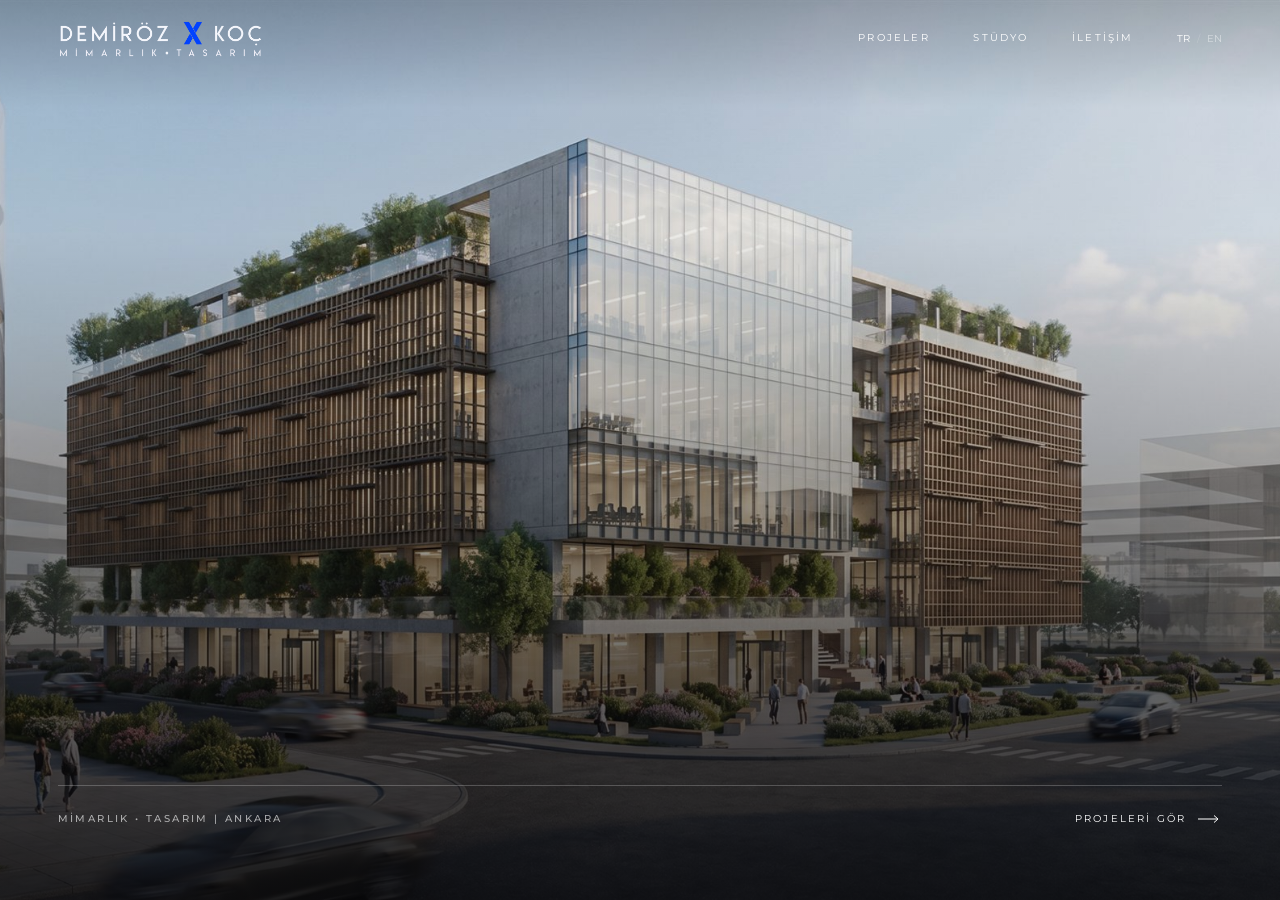
<file: index.html>
<!DOCTYPE html>
<html lang="tr">
<head>
<meta charset="utf-8">
<meta name="viewport" content="width=device-width, initial-scale=1">
<title>Demiröz &amp; Koç | Mimarlık • Tasarım</title>
<meta name="description" content="Demiröz &amp; Koç Mimarlık • Tasarım | konut, ofis, kültür ve konaklama yapılarında sakin, kalıcı ve bağlamına ait mimarlık.">
<!-- ONIZLEME: icerik yer tutucu oldugu surece arama motorlarina kapali.
     Yayina cikarken bu satiri SILIN. -->
<meta name="robots" content="noindex, nofollow">
<link rel="icon" type="image/png" href="assets/favicon.png">
<link rel="preconnect" href="https://fonts.googleapis.com">
<link rel="preconnect" href="https://fonts.gstatic.com" crossorigin>
<link href="https://fonts.googleapis.com/css2?family=Montserrat:wght@200;300;400;500;600&display=swap" rel="stylesheet">
<link rel="stylesheet" href="css/main.css?v=2">
<meta property="og:title" content="Demiröz &amp; Koç | Mimarlık • Tasarım">
<meta property="og:description" content="Mekânı ölçüyle, ışıkla ve sessizlikle kurarız.">
<meta property="og:type" content="website">
</head>
<body data-page="home" data-title-en="Demiröz &amp; Koç | Architecture • Design">

<div class="progress" id="progress" aria-hidden="true"></div>

<!-- ===================== HEADER ===================== -->
<header class="site-head" id="siteHead">
  <div class="shell site-head__inner">
    <a class="brand" href="index.html" aria-label="Demiröz &amp; Koç — Anasayfa">
      <img class="brand__dark"  src="assets/logo-tr.png" data-src-tr="assets/logo-tr.png" data-src-en="assets/logo-en.png" alt="Demiröz &amp; Koç Mimarlık • Tasarım">
      <img class="brand__light" src="assets/logo-tr-w.png" data-src-tr="assets/logo-tr-w.png" data-src-en="assets/logo-en-w.png" alt="" aria-hidden="true">
    </a>

    <nav class="nav" aria-label="Ana menü">
      <a href="projeler.html" data-i18n="nav.works">Projeler</a>
      <a href="studyo.html"   data-i18n="nav.studio">Stüdyo</a>
      <a href="iletisim.html" data-i18n="nav.contact">İletişim</a>
      <span class="lang" role="group" aria-label="Dil / Language">
        <button type="button" data-lang-btn="tr" aria-pressed="true">TR</button>
        <span class="sep" aria-hidden="true">/</span>
        <button type="button" data-lang-btn="en" aria-pressed="false">EN</button>
      </span>
    </nav>

    <button class="nav-toggle" id="navToggle" aria-expanded="false" aria-controls="drawer" aria-label="Menü">
      <span class="nav-toggle__bar"></span>
      <span class="nav-toggle__bar"></span>
    </button>
  </div>
</header>

<!-- ===================== MOBILE DRAWER ===================== -->
<div class="drawer" id="drawer">
  <nav aria-label="Mobil menü">
    <ul class="drawer__list">
      <li><span class="num">01</span><a href="projeler.html" data-i18n="nav.works">Projeler</a></li>
      <li><span class="num">02</span><a href="studyo.html"   data-i18n="nav.studio">Stüdyo</a></li>
      <li><span class="num">03</span><a href="iletisim.html" data-i18n="nav.contact">İletişim</a></li>
    </ul>
  </nav>
  <div class="drawer__foot">
    <!-- Etiket "Instagram" degil "Sosyal": artik iki ag var. Kullanici adi yerine
         ag adlari yaziyor, footer ile ayni bicim. -->
    <span class="label" data-i18n="contact.socialLabel">Sosyal</span>
    <a class="link" href="https://www.instagram.com/demiroz_koc_architects/" target="_blank" rel="noopener">Instagram</a>
    <a class="link" href="https://www.linkedin.com/company/demi%CC%87r%C3%B6z-x-ko%C3%A7-architecture-design/" target="_blank" rel="noopener" data-i18n="foot.linkedin">LinkedIn</a>
    <span class="lang" role="group" aria-label="Dil / Language">
      <button type="button" data-lang-btn="tr" aria-pressed="true">TR</button>
      <span class="sep" aria-hidden="true">/</span>
      <button type="button" data-lang-btn="en" aria-pressed="false">EN</button>
    </span>
  </div>
</div>

<main id="main">

  <!-- ===================== HERO ===================== -->
  <section class="hero" id="hero">
    <!-- Render slaytı. Sira kuralı onceki duzenden aynen suruyor: ust uste iki
         kare ayni projeden olmuyor ve dagilim ayni — Zabjelo iki, Merzifon iki,
         Tekirdağ bir, Yeşilbayır bir kare.
         Ilk kare Zabjelo'nun kapak renderi: proje kartinda, proje sayfasinin
         basinda ve sitenin girisinde artik ayni goruntu var. Eski ilk kare
         (hero.jpg) ucuncu sirada; arasinda baska bir proje oldugu icin iki
         Zabjelo karesi pes pese dusmuyor. Yerini almak icin listeden cikan
         terraces.jpg proje sayfasinda duruyor. -->
    <div class="hero__media" id="heroSlides">
      <img src="assets/img/zabjelo/cover.jpg"        class="is-on" alt="" aria-hidden="true" fetchpriority="high">
      <img src="assets/img/merzifon/render-01.jpg"   alt="" aria-hidden="true" loading="lazy">
      <img src="assets/img/zabjelo/hero.jpg"         alt="" aria-hidden="true" loading="lazy">
      <img src="assets/img/tekirdag/render-02.jpg"   alt="" aria-hidden="true" loading="lazy">
      <img src="assets/img/yesilbayir/render-02.jpg" alt="" aria-hidden="true" loading="lazy">
      <img src="assets/img/merzifon/render-05.jpg"   alt="" aria-hidden="true" loading="lazy">
    </div>
    <div class="shell hero__inner">
      <div class="hero__meta">
        <!-- Slogan cumlesi kaldirildi; girişte yalniz etiket ve baglanti var. -->
        <div class="hero__bar">
          <!-- Slogan cumlesi kaldirilinca sayfada hic baslik kalmamisti; bu
               etiket paragraf yerine sayfa basligi oldu. Gorunus ayni. -->
          <h1 class="label" data-reveal data-reveal-delay="1" data-i18n="hero.label">Mimarlık • Tasarım | Ankara</h1>
          <a class="alink" href="projeler.html" data-reveal data-reveal-delay="2" style="color:#fff">
            <span data-i18n="cta.viewWorks">Projeleri Gör</span>
            <svg viewBox="0 0 24 8" aria-hidden="true"><line class="a-shaft" x1="0" y1="4" x2="20" y2="4"/><polyline class="a-head" points="16,0.5 20,4 16,7.5"/></svg>
          </a>
        </div>
      </div>
    </div>
  </section>

  <!-- Anasayfada baska hicbir bolum yok: alttaki siyah blok da kaldirildi,
       yani sayfa tam olarak bir ekran ve kaydirma yok. Iletisim bilgileri,
       telif satiri ve sosyal baglantilar diger sayfalarin footer'inda duruyor;
       buradan cikis noktalari ust menu ve "Projeleri Gör".
       Asagi ok isareti (.scroll-cue) da kaldirildi — kaydirilacak bir sey
       olmadigi icin yaniltici olurdu. -->

</main>


<script src="js/i18n.js?v=2"></script>
<script src="js/main.js?v=2"></script>
</body>
</html>
</file>
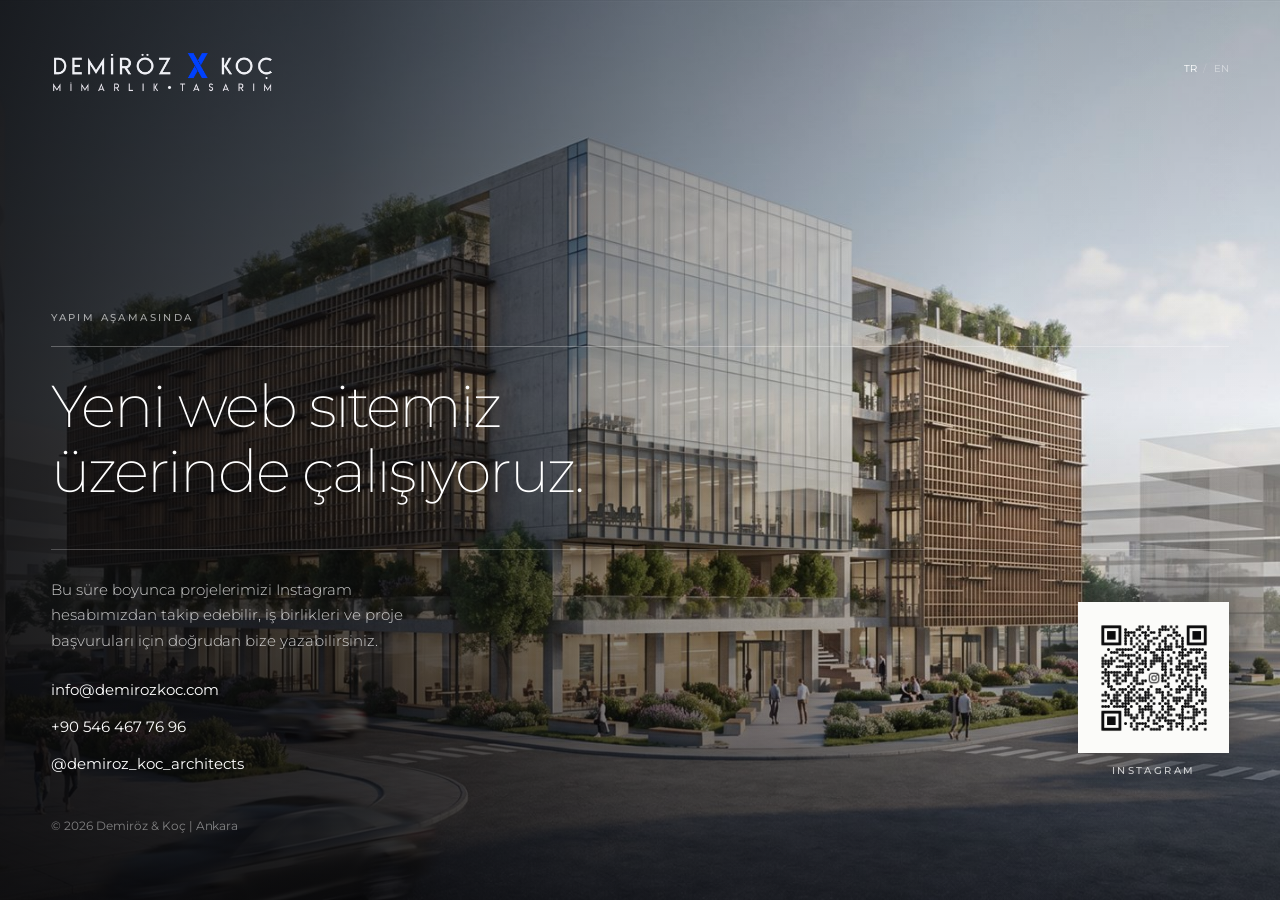
<file: hold/index.html>
<!DOCTYPE html>
<html lang="tr">
<head>
<meta charset="utf-8">
<meta name="viewport" content="width=device-width, initial-scale=1">
<title>Demiröz &amp; Koç | Mimarlık • Tasarım</title>
<meta name="description" content="Demiröz &amp; Koç Mimarlık • Tasarım. Yeni web sitemiz yapım aşamasında.">
<meta name="robots" content="index, follow">
<link rel="icon" type="image/png" href="assets/favicon.png">
<link rel="preconnect" href="https://fonts.googleapis.com">
<link rel="preconnect" href="https://fonts.gstatic.com" crossorigin>
<link href="https://fonts.googleapis.com/css2?family=Montserrat:wght@200;300;400;500&display=swap" rel="stylesheet">
<meta property="og:title" content="Demiröz &amp; Koç | Mimarlık • Tasarım">
<meta property="og:description" content="Yeni web sitemiz yapım aşamasında.">
<meta property="og:image" content="assets/gorsel.jpg">
<meta property="og:type" content="website">

<style>
:root {
  --blue: #0243FC;
  --ink:  #0C0C0D;
  --paper:#FBFBF9;
  --ease: cubic-bezier(.22,1,.36,1);
}
*,*::before,*::after { box-sizing: border-box; }
html { -webkit-text-size-adjust: 100%; }
body {
  margin: 0;
  min-height: 100svh;
  background: #0E0F11;
  color: #fff;
  font-family: "Montserrat", "Century Gothic", system-ui, sans-serif;
  font-size: .9375rem;
  line-height: 1.78;
  letter-spacing: -.002em;
  -webkit-font-smoothing: antialiased;
  -moz-osx-font-smoothing: grayscale;
  overflow-x: hidden;
}
img { display: block; max-width: 100%; height: auto; }
a { color: inherit; text-decoration: none; }
button { font: inherit; color: inherit; background: none; border: 0; cursor: pointer; }
::selection { background: var(--blue); color: #fff; }
:focus-visible { outline: 1.5px solid #fff; outline-offset: 4px; }

/* ---------- Full-bleed stage ---------- */
.stage {
  position: relative;
  min-height: 100svh;
  display: flex;
  flex-direction: column;
  padding: clamp(1.5rem, 4vw, 3.5rem);
  isolation: isolate;
  overflow: hidden;
}
.stage__media { position: absolute; inset: 0; z-index: -2; }
.stage__media img {
  width: 100%; height: 100%;
  object-fit: cover;
  transform: scale(1.06);
  animation: drift 26s var(--ease) forwards;
}
@keyframes drift { to { transform: scale(1); } }

/* Two scrims. The horizontal one does the real work: the type is all
   left-aligned, so shading the left third buys contrast while leaving the
   right side of the render clean. A daylight image can't carry white type
   on a flat overlay without going muddy. */
.stage::after {
  content: "";
  position: absolute; inset: 0; z-index: -1;
  background:
    linear-gradient(to right,
      rgba(8,8,10,.86) 0%,
      rgba(8,8,10,.66) 26%,
      rgba(8,8,10,.28) 52%,
      rgba(8,8,10,.02) 78%,
      rgba(8,8,10,0)   100%),
    linear-gradient(to top,
      rgba(8,8,10,.62) 0%,
      rgba(8,8,10,.22) 26%,
      rgba(8,8,10,0)   55%,
      rgba(8,8,10,.24) 100%);
}

/* ---------- Top bar ---------- */
.top {
  display: flex;
  align-items: flex-start;
  justify-content: space-between;
  gap: 1.5rem;
}
.brand img { height: clamp(1.75rem, 3.4vw, 2.6rem); width: auto; }

.lang {
  display: flex; gap: .4rem; align-items: center;
  font-size: .625rem; letter-spacing: .14em;
  color: rgba(255,255,255,.5);
  padding-top: .35rem;
}
.lang button { padding: .2rem 0; transition: color .35s; }
.lang button[aria-pressed="true"] { color: #fff; }
.lang .sep { opacity: .4; }

/* ---------- Bottom content ---------- */
.foot { margin-top: auto; padding-top: clamp(3rem, 10vh, 7rem); }

.label {
  font-size: .625rem;
  font-weight: 500;
  letter-spacing: .24em;
  text-transform: uppercase;
  color: rgba(255,255,255,.62);
}

.datum {
  height: 1px;
  background: rgba(255,255,255,.28);
  margin: 1.25rem 0 clamp(1.25rem, 3vh, 2rem);
  transform: scaleX(0);
  transform-origin: left;
  animation: datum 1.5s var(--ease) .3s forwards;
}
@keyframes datum { to { transform: scaleX(1); } }

h1 {
  margin: 0;
  font-weight: 200;
  font-size: clamp(1.9rem, 4.6vw, 4.25rem);
  line-height: 1.1;
  letter-spacing: -.035em;
  max-width: 17ch;
}

.cols {
  margin-top: clamp(2rem, 5vh, 3.25rem);
  padding-top: clamp(1.25rem, 3vh, 2rem);
  border-top: 1px solid rgba(255,255,255,.22);
  display: flex;
  flex-wrap: wrap;
  gap: 1.75rem clamp(2rem, 5vw, 4rem);
  align-items: flex-end;
  justify-content: space-between;
}
.lede {
  margin: 0;
  font-weight: 300;
  font-size: clamp(.9375rem, 1.15vw, 1.0625rem);
  line-height: 1.7;
  color: rgba(255,255,255,.80);
  max-width: 36ch;
}
.contact { display: grid; gap: .5rem; }
.contact a { position: relative; display: inline-block; width: fit-content; padding-bottom: 2px; }
.contact a::after {
  content: ""; position: absolute; left: 0; bottom: 0;
  width: 100%; height: 1px; background: currentColor;
  transform: scaleX(0); transform-origin: left;
  transition: transform .55s var(--ease);
}
.contact a:hover::after { transform: scaleX(1); }

/* The code has to stay dark-on-light to scan, so it gets its own paper tile
   rather than being inverted onto the photograph. */
.qr {
  flex: 0 0 auto;
  display: grid;
  gap: .55rem;
  justify-items: center;
}
.qr__tile {
  background: var(--paper);
  padding: .7rem;
  display: block;
}
.qr__tile img { width: clamp(8rem, 10vw, 9.5rem); height: auto; }
.qr .label { color: rgba(255,255,255,.75); transition: color .35s var(--ease); }
.qr:hover .label { color: #fff; }
/* Sits over the clear part of the render, so it carries its own shadow */
.qr__tile { box-shadow: 0 2px 40px rgba(8,8,10,.35); }

.copy {
  margin-top: clamp(1.5rem, 4vh, 2.5rem);
  font-size: .75rem;
  color: rgba(255,255,255,.45);
}

/* Reveal */
.up { opacity: 0; transform: translateY(1rem); animation: up 1s var(--ease) forwards; }
.d0 { animation-delay: .06s; }
.d1 { animation-delay: .20s; }
.d2 { animation-delay: .32s; }
.d3 { animation-delay: .44s; }
@keyframes up { to { opacity: 1; transform: none; } }

@media (max-width: 48rem) {
  .cols { align-items: flex-start; }
  .qr__tile img { width: 8rem; }
  /* Narrow screens: the text spans the full width, so a left-side scrim
     buys nothing. Weight it vertically instead. */
  .stage::after {
    background: linear-gradient(to top,
      rgba(8,8,10,.90) 0%,
      rgba(8,8,10,.80) 30%,
      rgba(8,8,10,.58) 52%,
      rgba(8,8,10,.22) 76%,
      rgba(8,8,10,.34) 100%);
  }
}

@media (prefers-reduced-motion: reduce) {
  *, *::before, *::after {
    animation-duration: .01ms !important;
    animation-iteration-count: 1 !important;
    transition-duration: .01ms !important;
  }
  .up { opacity: 1; transform: none; }
  .datum { transform: scaleX(1); }
}
</style>
</head>
<body>

<div class="stage">
  <div class="stage__media">
    <img src="assets/gorsel.jpg" alt="" aria-hidden="true">
  </div>

  <div class="top up d0">
    <a class="brand" href="/" aria-label="Demiröz &amp; Koç">
      <img src="assets/logo-tr-w.png"
           data-src-tr="assets/logo-tr-w.png"
           data-src-en="assets/logo-en-w.png"
           alt="Demiröz &amp; Koç Mimarlık • Tasarım">
    </a>
    <span class="lang" role="group" aria-label="Dil / Language">
      <button type="button" data-lang="tr" aria-pressed="true">TR</button>
      <span class="sep" aria-hidden="true">/</span>
      <button type="button" data-lang="en" aria-pressed="false">EN</button>
    </span>
  </div>

  <div class="foot">
    <p class="label up d1" data-i18n="label">Yapım Aşamasında</p>
    <div class="datum" aria-hidden="true"></div>
    <h1 class="up d2" data-i18n="h1">Yeni web sitemiz üzerinde çalışıyoruz.</h1>

    <div class="cols up d3">
      <div>
        <p class="lede" data-i18n="lede">Bu süre boyunca projelerimizi Instagram hesabımızdan takip edebilir, iş birlikleri ve proje başvuruları için doğrudan bize yazabilirsiniz.</p>
        <div class="contact" style="margin-top:1.5rem">
          <a href="mailto:info@demirozkoc.com">info@demirozkoc.com</a>
          <a href="tel:+905464677696">+90 546 467 76 96</a>
          <a href="https://instagram.com/demiroz_koc_architects" target="_blank" rel="noopener">@demiroz_koc_architects</a>
        </div>
      </div>

      <a class="qr" href="https://instagram.com/demiroz_koc_architects" target="_blank" rel="noopener">
        <span class="qr__tile"><img src="assets/qr-instagram.png" alt="Instagram hesabımıza gitmek için kodu okutun"></span>
        <span class="label" data-i18n="qrLabel">Instagram</span>
      </a>
    </div>

    <p class="copy">© <span id="year">2026</span> Demiröz &amp; Koç | <span data-i18n="city">Ankara</span></p>
  </div>
</div>

<script>
(function () {
  document.getElementById('year').textContent = new Date().getFullYear();

  var EN = {
    label: "Under Construction",
    h1: "We are working on our new website.",
    lede: "In the meantime you can follow our projects on Instagram, or write to us directly for collaborations and project enquiries.",
    qrLabel: "Instagram",
    city: "Ankara"
  };

  var nodes = document.querySelectorAll('[data-i18n]');
  var TR = {};
  nodes.forEach(function (n) { TR[n.getAttribute('data-i18n')] = n.textContent; });

  var trTitle = document.title;
  var enTitle = "Demiröz & Koç | Architecture • Design";

  function apply(lang) {
    var dict = lang === 'en' ? EN : TR;
    nodes.forEach(function (n) {
      var k = n.getAttribute('data-i18n');
      if (dict[k] != null) n.textContent = dict[k];
    });
    document.querySelectorAll('[data-src-tr][data-src-en]').forEach(function (img) {
      img.src = img.getAttribute(lang === 'en' ? 'data-src-en' : 'data-src-tr');
    });
    document.documentElement.lang = lang;
    document.title = lang === 'en' ? enTitle : trTitle;
    document.querySelectorAll('[data-lang]').forEach(function (b) {
      b.setAttribute('aria-pressed', String(b.getAttribute('data-lang') === lang));
    });
    try { localStorage.setItem('dk-lang', lang); } catch (e) {}
  }

  document.querySelectorAll('[data-lang]').forEach(function (b) {
    b.addEventListener('click', function () { apply(b.getAttribute('data-lang')); });
  });

  try { if (localStorage.getItem('dk-lang') === 'en') apply('en'); } catch (e) {}
})();
</script>
</body>
</html>
</file>
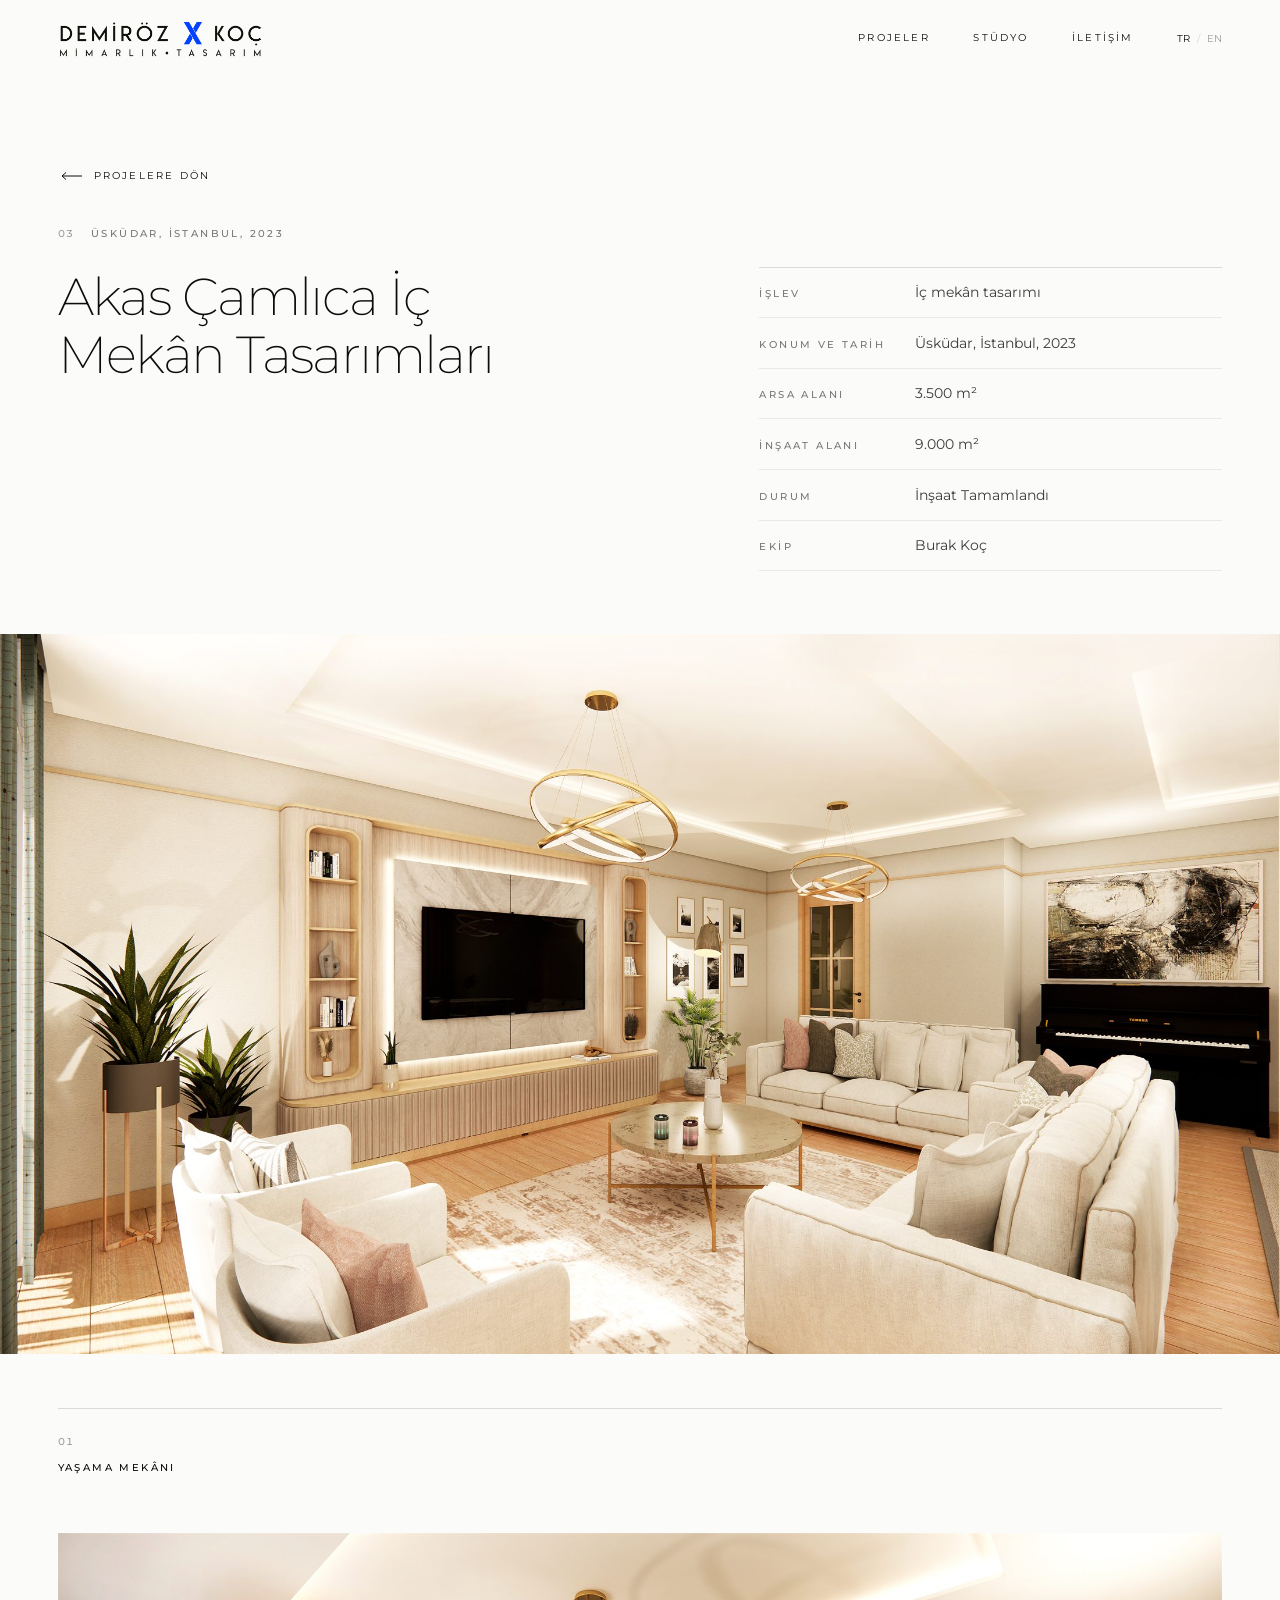
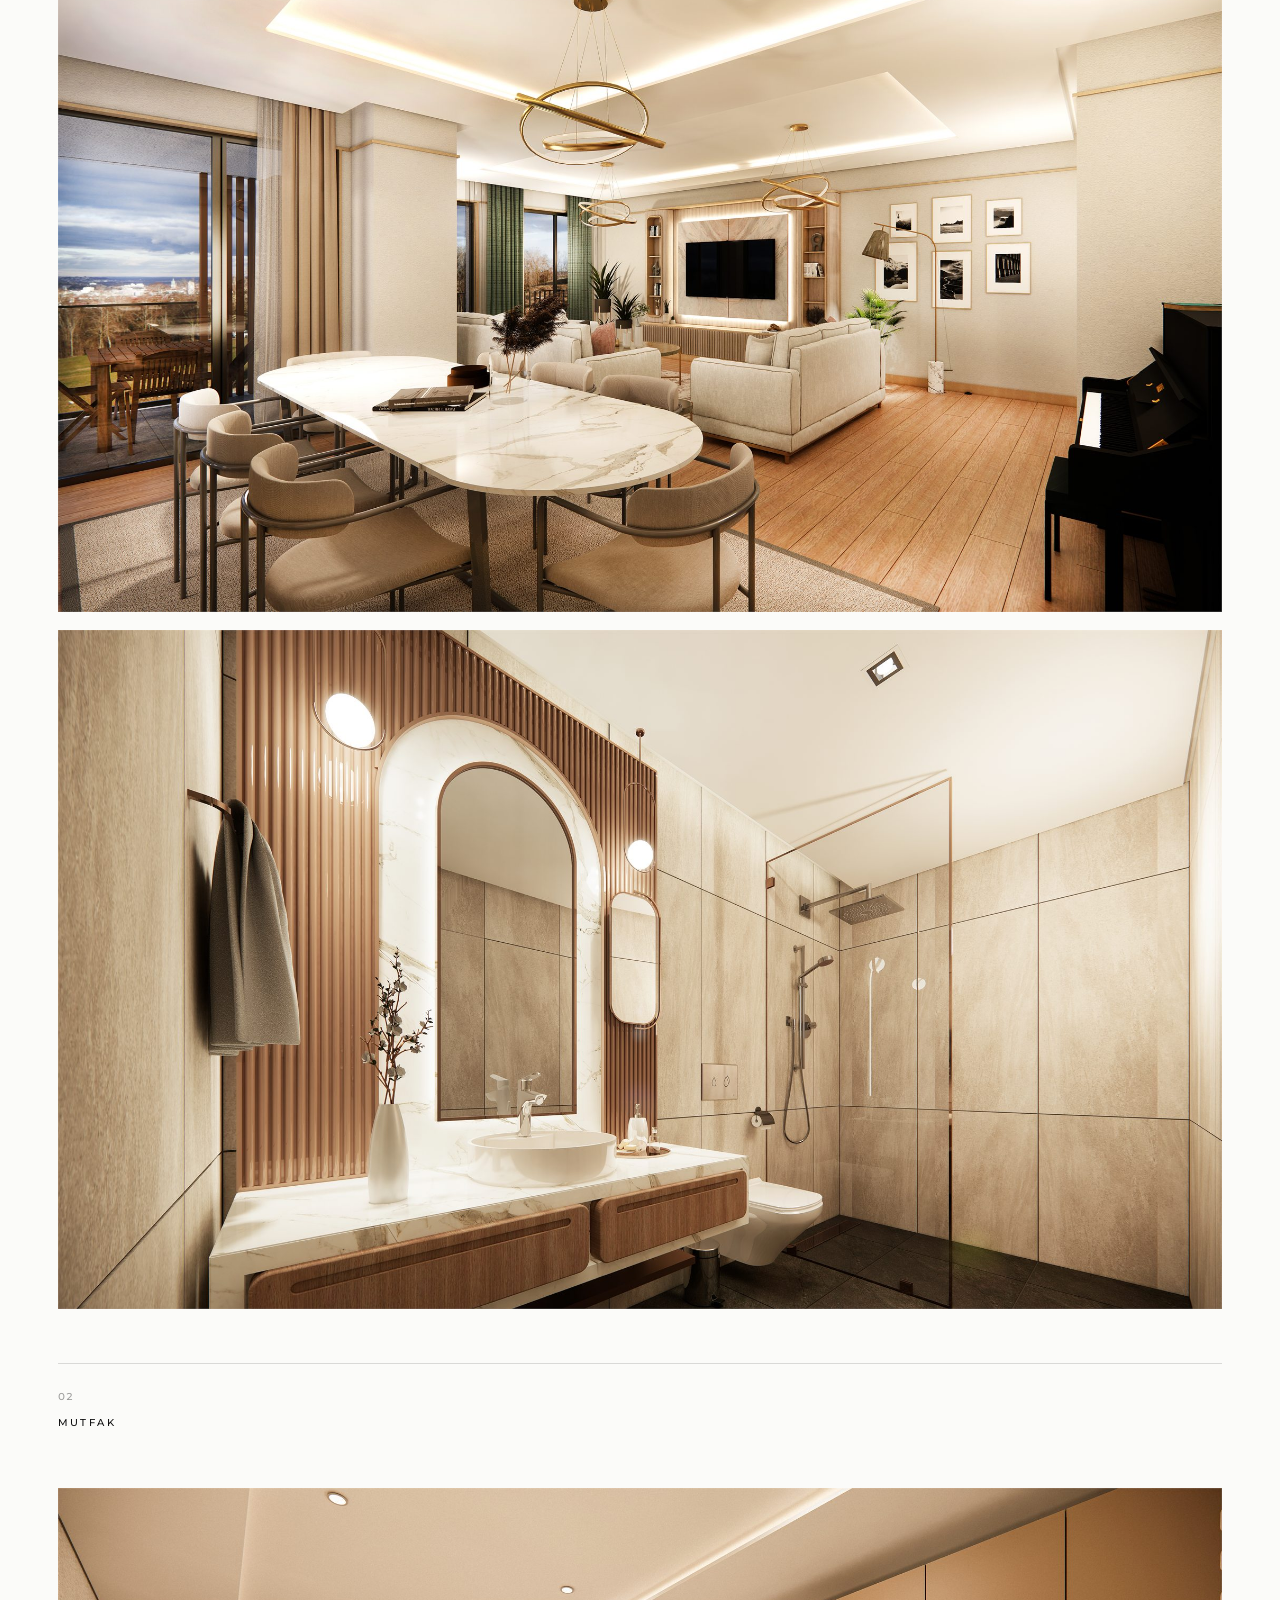
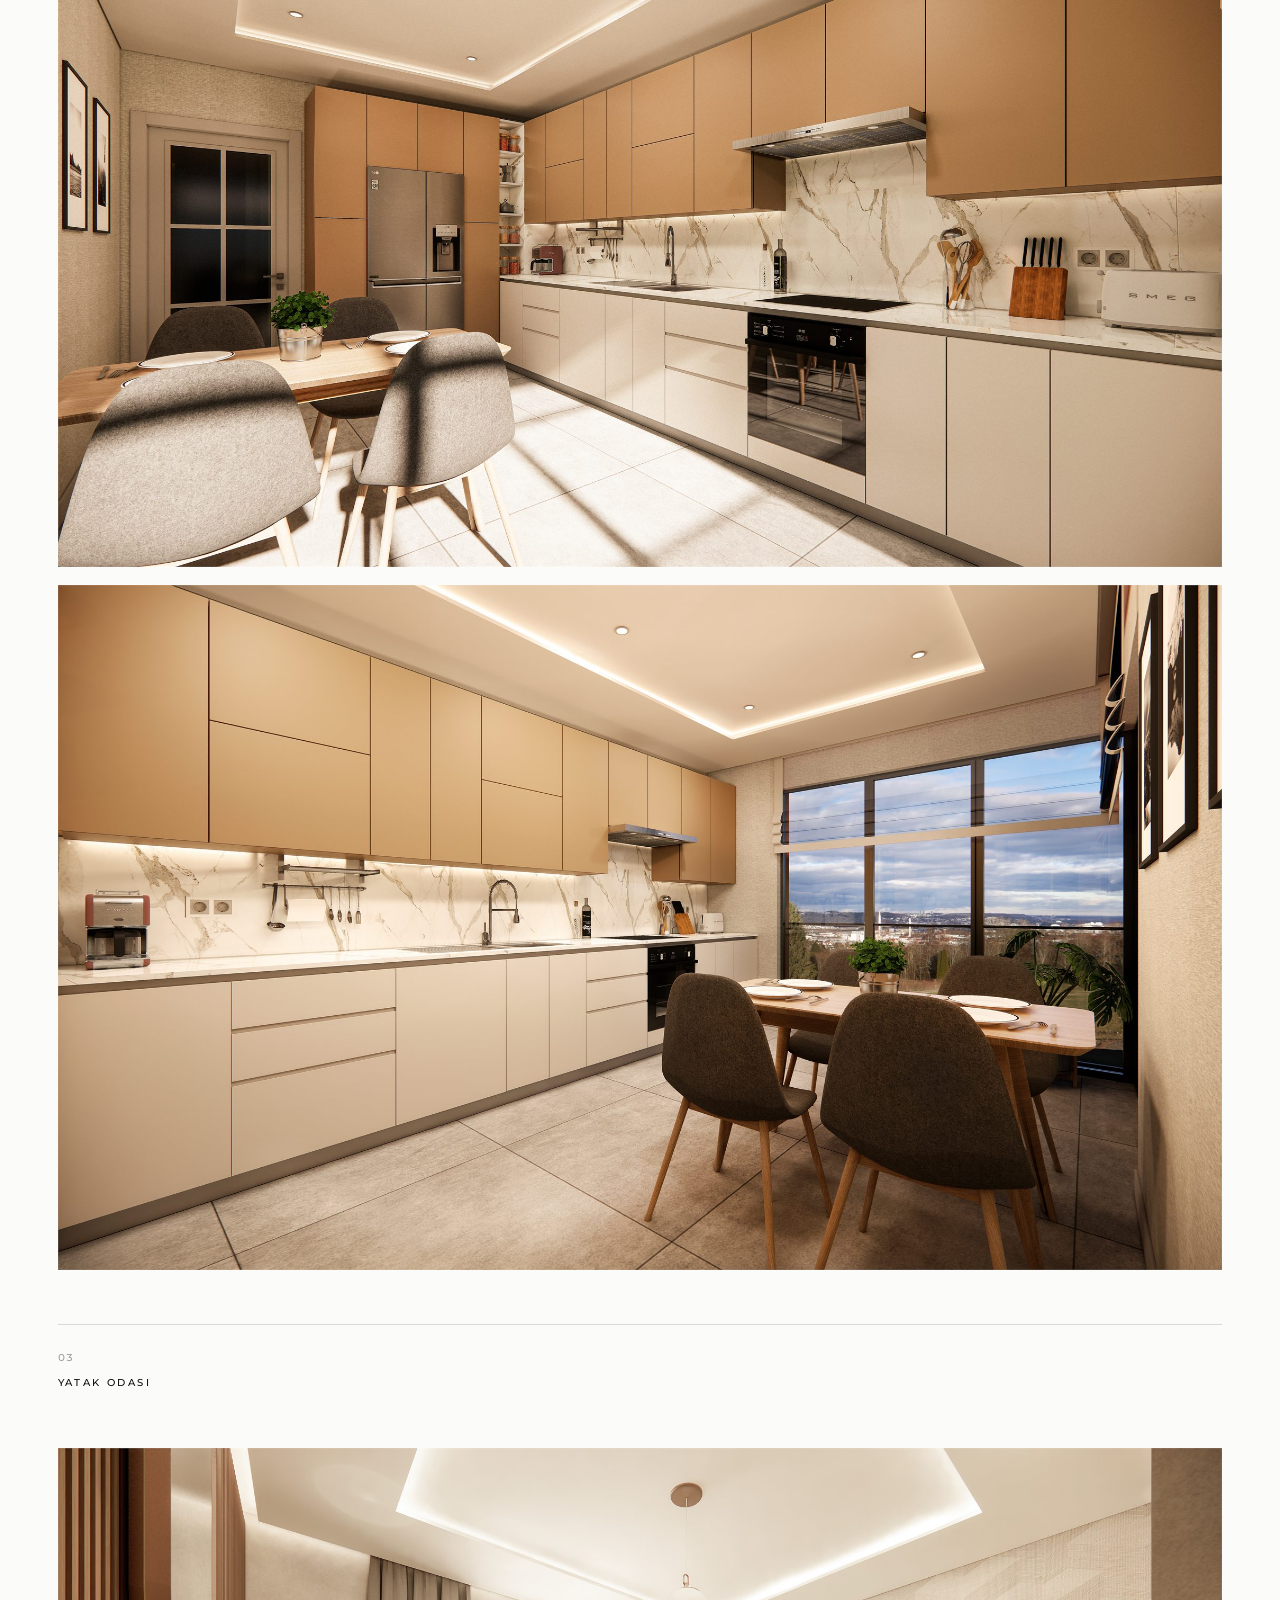
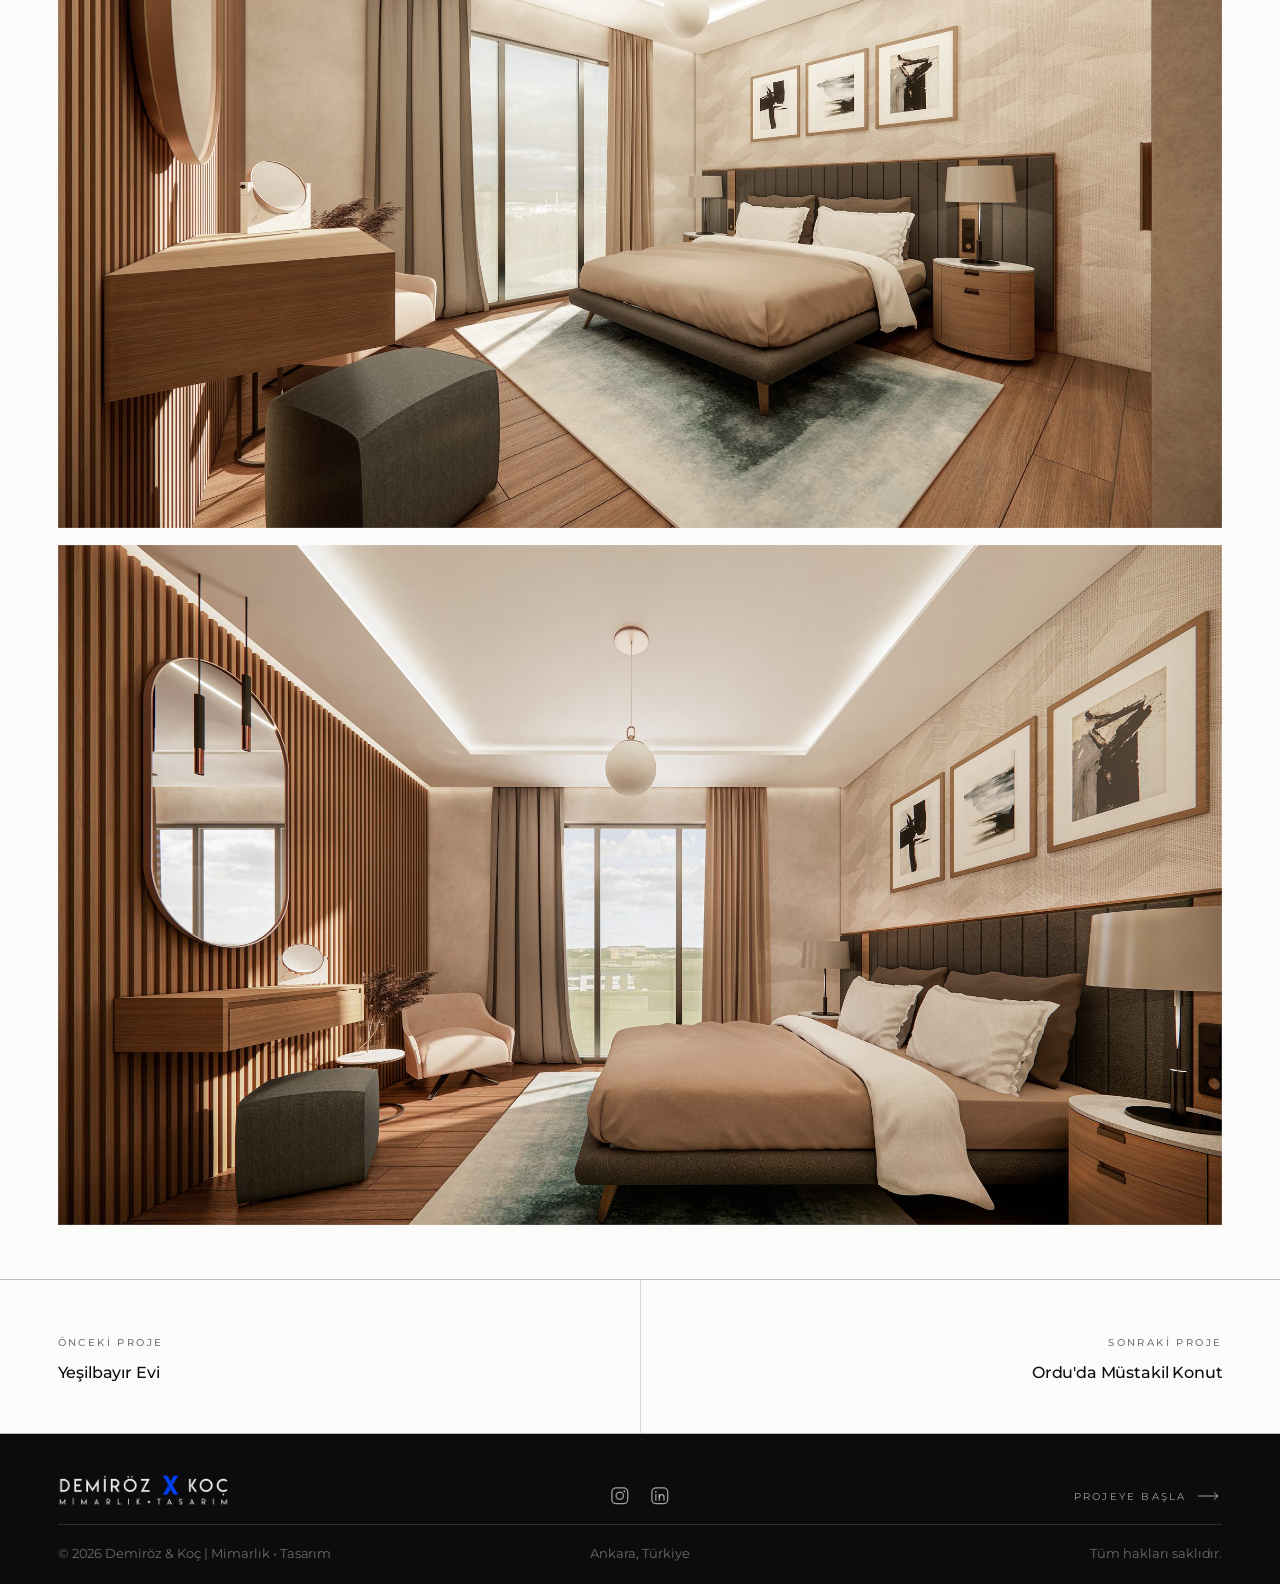
<file: akas.html>
<!DOCTYPE html>
<html lang="tr">
<head>
<meta charset="utf-8">
<meta name="viewport" content="width=device-width, initial-scale=1">
<title>Akas Çamlıca İç Mekân Tasarımları | Demiröz &amp; Koç</title>
<meta name="description" content="Akas Çamlıca iç mekân tasarımları — Üsküdar, İstanbul. 9.000 m². Demiröz &amp; Koç.">
<!-- ONIZLEME: icerik yer tutucu oldugu surece arama motorlarina kapali.
     Yayina cikarken bu satiri SILIN. -->
<meta name="robots" content="noindex, nofollow">
<link rel="icon" type="image/png" href="assets/favicon.png">
<link rel="preconnect" href="https://fonts.googleapis.com">
<link rel="preconnect" href="https://fonts.gstatic.com" crossorigin>
<link href="https://fonts.googleapis.com/css2?family=Montserrat:wght@200;300;400;500;600&display=swap" rel="stylesheet">
<link rel="stylesheet" href="css/main.css?v=2">
<meta property="og:title" content="Akas Çamlıca İç Mekân Tasarımları | Demiröz &amp; Koç">
<meta property="og:image" content="assets/img/akas/salon-01.jpg">
<meta property="og:type" content="article">
</head>
<body data-page="project" data-title-en="Akas Çamlıca Interior Design | Demiröz &amp; Koç">

<div class="progress" id="progress" aria-hidden="true"></div>

<header class="site-head" id="siteHead">
  <div class="shell site-head__inner">
    <a class="brand" href="index.html" aria-label="Demiröz &amp; Koç — Anasayfa">
      <img class="brand__dark"  src="assets/logo-tr.png"   data-src-tr="assets/logo-tr.png"   data-src-en="assets/logo-en.png"   alt="Demiröz &amp; Koç Mimarlık • Tasarım">
      <img class="brand__light" src="assets/logo-tr-w.png" data-src-tr="assets/logo-tr-w.png" data-src-en="assets/logo-en-w.png" alt="" aria-hidden="true">
    </a>
    <nav class="nav" aria-label="Ana menü">
      <a href="projeler.html" data-i18n="nav.works">Projeler</a>
      <a href="studyo.html"   data-i18n="nav.studio">Stüdyo</a>
      <a href="iletisim.html" data-i18n="nav.contact">İletişim</a>
      <span class="lang" role="group" aria-label="Dil / Language">
        <button type="button" data-lang-btn="tr" aria-pressed="true">TR</button>
        <span class="sep" aria-hidden="true">/</span>
        <button type="button" data-lang-btn="en" aria-pressed="false">EN</button>
      </span>
    </nav>
    <button class="nav-toggle" id="navToggle" aria-expanded="false" aria-controls="drawer" aria-label="Menü">
      <span class="nav-toggle__bar"></span><span class="nav-toggle__bar"></span>
    </button>
  </div>
</header>

<div class="drawer" id="drawer">
  <nav aria-label="Mobil menü">
    <ul class="drawer__list">
      <li><span class="num">01</span><a href="projeler.html" data-i18n="nav.works">Projeler</a></li>
      <li><span class="num">02</span><a href="studyo.html"   data-i18n="nav.studio">Stüdyo</a></li>
      <li><span class="num">03</span><a href="iletisim.html" data-i18n="nav.contact">İletişim</a></li>
    </ul>
  </nav>
  <div class="drawer__foot">
    <!-- Etiket "Instagram" degil "Sosyal": artik iki ag var. Kullanici
         adi yerine ag adlari yaziyor, footer ile ayni bicim. -->
    <span class="label" data-i18n="contact.socialLabel">Sosyal</span>
    <a class="link" href="https://www.instagram.com/demiroz_koc_architects/" target="_blank" rel="noopener">Instagram</a>
    <a class="link" href="https://www.linkedin.com/company/demi%CC%87r%C3%B6z-x-ko%C3%A7-architecture-design/" target="_blank" rel="noopener" data-i18n="foot.linkedin">LinkedIn</a>
    <span class="lang" role="group" aria-label="Dil / Language">
      <button type="button" data-lang-btn="tr" aria-pressed="true">TR</button>
      <span class="sep" aria-hidden="true">/</span>
      <button type="button" data-lang-btn="en" aria-pressed="false">EN</button>
    </span>
  </div>
</div>

<!-- data-gallery: icindeki tum gorseller tek lightbox galerisi olur
     (.massfilm kareleri haric, onlarin kendi oynaticisi var) -->
<main id="main" data-gallery>

  <!-- ===================== TITLE ===================== -->
  <section class="page-head shell">
    <a class="alink" href="projeler.html" data-reveal style="margin-bottom:2.5rem">
      <svg viewBox="0 0 24 8" aria-hidden="true" style="transform:rotate(180deg)"><line class="a-shaft" x1="0" y1="4" x2="20" y2="4"/><polyline class="a-head" points="16,0.5 20,4 16,7.5"/></svg>
      <span data-i18n="cta.backToWorks">Projelere Dön</span>
    </a>
    <p class="label" data-reveal><span class="num">03</span> &nbsp; <span data-i18n="akas.kicker">Üsküdar, İstanbul, 2023</span></p>
    <div class="page-head__row page-head__row--top" style="margin-top:1.5rem">
      <h1 class="h1"><span data-reveal-mask><span data-i18n="akas.title">Akas Çamlıca İç Mekân Tasarımları</span></span></h1>

      <!-- PROJE KÜNYESİ -->
      <dl class="spec" data-reveal data-reveal-delay="1">
        <div class="spec__row">
          <dt class="label" data-i18n="s.func">İşlev</dt>
          <dd><span data-i18n="akas.func.v">İç mekân tasarımı</span></dd>
        </div>
        <div class="spec__row">
          <dt class="label" data-i18n="s.loc">Konum ve Tarih</dt>
          <dd><span data-i18n="akas.loc.v">Üsküdar, İstanbul, 2023</span></dd>
        </div>
        <div class="spec__row">
          <dt class="label" data-i18n="s.site">Arsa Alanı</dt>
          <dd>3.500 m²</dd>
        </div>
        <div class="spec__row">
          <dt class="label" data-i18n="s.gfa">İnşaat Alanı</dt>
          <dd>9.000 m²</dd>
        </div>
        <div class="spec__row">
          <dt class="label" data-i18n="s.status">Durum</dt>
          <dd><span data-i18n="akas.status.v">İnşaat Tamamlandı</span></dd>
        </div>
        <div class="spec__row">
          <dt class="label" data-i18n="s.team">Ekip</dt>
          <dd>Burak Koç</dd>
        </div>
      </dl>
    </div>
  </section>

  <figure class="bleed bleed--tall">
    <img src="assets/img/akas/salon-01.jpg" alt="Akas Çamlıca — yaşama mekânı" fetchpriority="high">
  </figure>

  <!-- ===================== 01 YASAMA ===================== -->
  <section class="section shell">
    <div class="chapter" data-reveal>
      <span class="num">01</span>
      <h2 class="label label--ink" data-i18n="akas.yasama.label">Yaşama Mekânı</h2>
    </div>

    <div class="dwg-pair">
      <figure class="fig" data-reveal>
        <img src="assets/img/akas/salon-02.jpg" alt="Salon ve yemek alanı" loading="lazy">
      </figure>
      <figure class="fig" data-reveal>
        <img src="assets/img/akas/banyo.jpg" alt="Banyo" loading="lazy">
      </figure>
    </div>
  </section>

  <!-- ===================== 02 MUTFAK ===================== -->
  <section class="section shell" style="padding-top:0">
    <div class="chapter" data-reveal>
      <span class="num">02</span>
      <h2 class="label label--ink" data-i18n="akas.mutfak.label">Mutfak</h2>
    </div>

    <div class="dwg-pair">
      <figure class="fig" data-reveal>
        <img src="assets/img/akas/mutfak-01.jpg" alt="Mutfak" loading="lazy">
      </figure>
      <figure class="fig" data-reveal>
        <img src="assets/img/akas/mutfak-02.jpg" alt="Mutfak" loading="lazy">
      </figure>
    </div>
  </section>

  <!-- ===================== 03 YATAK ===================== -->
  <section class="section shell" style="padding-top:0">
    <div class="chapter" data-reveal>
      <span class="num">03</span>
      <h2 class="label label--ink" data-i18n="akas.yatak.label">Yatak Odası</h2>
    </div>

    <div class="dwg-pair">
      <figure class="fig" data-reveal>
        <img src="assets/img/akas/yatak-01.jpg" alt="Yatak odası" loading="lazy">
      </figure>
      <figure class="fig" data-reveal>
        <img src="assets/img/akas/yatak-02.jpg" alt="Yatak odası" loading="lazy">
      </figure>
    </div>
  </section>

  <!-- ===================== PAGER ===================== -->
  <nav class="pager" aria-label="Proje gezinmesi">
    <a href="yesilbayir.html">
      <span class="shell" style="display:block">
        <span class="label" data-i18n="proj.prev">Önceki Proje</span>
        <span class="h3" style="display:block; margin-top:.5rem" data-i18n="yesilbayir.title">Yeşilbayır Evi</span>
      </span>
    </a>
    <a href="ordu.html">
      <span class="shell" style="display:block">
        <span class="label" data-i18n="proj.next">Sonraki Proje</span>
        <span class="h3" style="display:block; margin-top:.5rem" data-i18n="ordu.title">Ordu'da Müstakil Konut</span>
      </span>
    </a>
  </nav>

</main>

<footer class="site-foot">
  <div class="shell">
    <!-- Tek satir: solda logo, ortada sosyal piktogramlar, sagda "Projeye Başla".
         Ucu de alt hizalı, hepsi telif cizgisinin hemen ustunde duruyor.
         Menu ve iletisim kolonlari kaldirildi (bkz. css/main.css .site-foot). -->
    <div class="foot__top">
      <div class="foot__brand">
        <img src="assets/logo-tr-w.png" data-src-tr="assets/logo-tr-w.png" data-src-en="assets/logo-en-w.png" alt="Demiröz &amp; Koç">
      </div>

      <!-- Piktogram: iki ag adini yazmak yerine iki isaret. Ikisi de ayni
           cizgi kalinliginda, ayni yuvarlak kosede kare icinde — LinkedIn'in
           dolu resmi logosu Instagram'in cizgisel isaretinin yaninda uyumsuz
           duruyordu. aria-label ekran okuyucu icin adi tasiyor. -->
      <div class="foot__social">
        <a href="https://www.instagram.com/demiroz_koc_architects/" target="_blank" rel="noopener" aria-label="Instagram">
          <svg viewBox="0 0 24 24" aria-hidden="true" fill="none" stroke="currentColor" stroke-width="1.4" stroke-linecap="round">
            <rect x="3.2" y="3.2" width="17.6" height="17.6" rx="4.6"/>
            <circle cx="12" cy="12" r="4.1"/>
            <circle cx="17.1" cy="6.9" r="1.05" fill="currentColor" stroke="none"/>
          </svg>
        </a>
        <a href="https://www.linkedin.com/company/demi%CC%87r%C3%B6z-x-ko%C3%A7-architecture-design/" target="_blank" rel="noopener" aria-label="LinkedIn">
          <svg viewBox="0 0 24 24" aria-hidden="true" fill="none" stroke="currentColor" stroke-width="1.4" stroke-linecap="round">
            <rect x="3.2" y="3.2" width="17.6" height="17.6" rx="4.6"/>
            <circle cx="7.6" cy="7.7" r="1.05" fill="currentColor" stroke="none"/>
            <line x1="7.6" y1="10.6" x2="7.6" y2="16.9"/>
            <line x1="11.5" y1="10.6" x2="11.5" y2="16.9"/>
            <path d="M11.5 13.3a2.6 2.6 0 0 1 5.2 0v3.6"/>
          </svg>
        </a>
      </div>

        <a class="alink foot__cta" href="iletisim.html">
          <span data-i18n="cta.startProject">Projeye Başla</span>
          <svg viewBox="0 0 24 8" aria-hidden="true"><line class="a-shaft" x1="0" y1="4" x2="20" y2="4"/><polyline class="a-head" points="16,0.5 20,4 16,7.5"/></svg>
        </a>
    </div>

    <div class="foot__bottom">
      <p class="small">© <span id="year">2026</span> Demiröz &amp; Koç | <span data-i18n="foot.lockup">Mimarlık • Tasarım</span></p>
      <!-- Sehir iki dilde de ayni, ceviri anahtari yok. -->
      <p class="small">Ankara, Türkiye</p>
      <p class="small" data-i18n="foot.rights">Tüm hakları saklıdır.</p>
    </div>
  </div>
</footer>

<script src="js/i18n.js?v=2"></script>
<script src="js/main.js?v=2"></script>
</body>
</html>
</file>
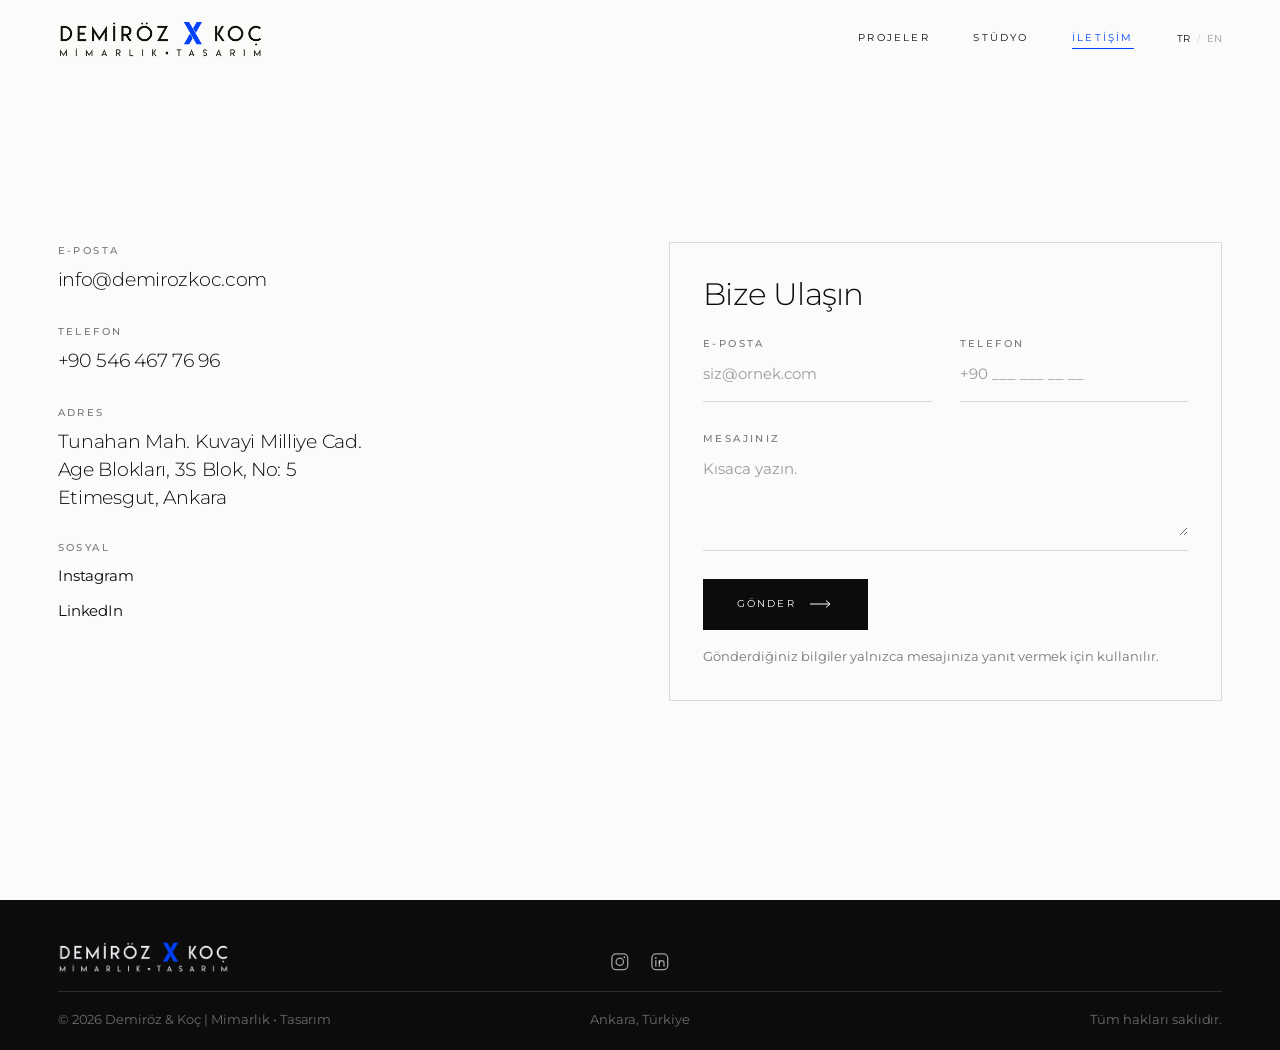
<file: iletisim.html>
<!DOCTYPE html>
<html lang="tr">
<head>
<meta charset="utf-8">
<meta name="viewport" content="width=device-width, initial-scale=1">
<title>İletişim | Demiröz &amp; Koç</title>
<meta name="description" content="Demiröz &amp; Koç ile iletişime geçin: e-posta, telefon, stüdyo adresi ve mesaj formu.">
<!-- ONIZLEME: icerik yer tutucu oldugu surece arama motorlarina kapali.
     Yayina cikarken bu satiri SILIN. -->
<meta name="robots" content="noindex, nofollow">
<link rel="icon" type="image/png" href="assets/favicon.png">
<link rel="preconnect" href="https://fonts.googleapis.com">
<link rel="preconnect" href="https://fonts.gstatic.com" crossorigin>
<link href="https://fonts.googleapis.com/css2?family=Montserrat:wght@200;300;400;500;600&display=swap" rel="stylesheet">
<link rel="stylesheet" href="css/main.css?v=2">
</head>
<body data-page="contact" data-title-en="Contact | Demiröz &amp; Koç">

<div class="progress" id="progress" aria-hidden="true"></div>

<header class="site-head" id="siteHead">
  <div class="shell site-head__inner">
    <a class="brand" href="index.html" aria-label="Demiröz &amp; Koç — Anasayfa">
      <img class="brand__dark"  src="assets/logo-tr.png" data-src-tr="assets/logo-tr.png" data-src-en="assets/logo-en.png" alt="Demiröz &amp; Koç Mimarlık • Tasarım">
      <img class="brand__light" src="assets/logo-tr-w.png" data-src-tr="assets/logo-tr-w.png" data-src-en="assets/logo-en-w.png" alt="" aria-hidden="true">
    </a>
    <nav class="nav" aria-label="Ana menü">
      <a href="projeler.html" data-i18n="nav.works">Projeler</a>
      <a href="studyo.html"   data-i18n="nav.studio">Stüdyo</a>
      <a href="iletisim.html" data-i18n="nav.contact">İletişim</a>
      <span class="lang" role="group" aria-label="Dil / Language">
        <button type="button" data-lang-btn="tr" aria-pressed="true">TR</button>
        <span class="sep" aria-hidden="true">/</span>
        <button type="button" data-lang-btn="en" aria-pressed="false">EN</button>
      </span>
    </nav>
    <button class="nav-toggle" id="navToggle" aria-expanded="false" aria-controls="drawer" aria-label="Menü">
      <span class="nav-toggle__bar"></span><span class="nav-toggle__bar"></span>
    </button>
  </div>
</header>

<div class="drawer" id="drawer">
  <nav aria-label="Mobil menü">
    <ul class="drawer__list">
      <li><span class="num">01</span><a href="projeler.html" data-i18n="nav.works">Projeler</a></li>
      <li><span class="num">02</span><a href="studyo.html"   data-i18n="nav.studio">Stüdyo</a></li>
      <li><span class="num">03</span><a href="iletisim.html" data-i18n="nav.contact">İletişim</a></li>
    </ul>
  </nav>
  <div class="drawer__foot">
    <!-- Etiket "Instagram" degil "Sosyal": artik iki ag var. Kullanici adi yerine
         ag adlari yaziyor, footer ile ayni bicim. -->
    <span class="label" data-i18n="contact.socialLabel">Sosyal</span>
    <a class="link" href="https://www.instagram.com/demiroz_koc_architects/" target="_blank" rel="noopener">Instagram</a>
    <a class="link" href="https://www.linkedin.com/company/demi%CC%87r%C3%B6z-x-ko%C3%A7-architecture-design/" target="_blank" rel="noopener" data-i18n="foot.linkedin">LinkedIn</a>
    <span class="lang" role="group" aria-label="Dil / Language">
      <button type="button" data-lang-btn="tr" aria-pressed="true">TR</button>
      <span class="sep" aria-hidden="true">/</span>
      <button type="button" data-lang-btn="en" aria-pressed="false">EN</button>
    </span>
  </div>
</div>

<main id="main">

  <!-- Iki kolon: solda iletisim bilgileri okunur boyutta, sagda kutu icinde
       form. Bilgiler alttaki siyah blokta da var ama bu sayfada ziyaretcinin
       aradigi sey onlar — en alttaki bloktan okumak zorunda kalmamali.
       Siyah blok anasayfa ve studyo gibi scroll ile geliyor; tek ekrana
       sikistirilmiyor (bkz. css/main.css [data-page="contact"]). -->
  <section class="contact-head shell">
    <div class="contact-grid">

      <!-- ---------- SOL: iletisim bilgileri ---------- -->
      <div class="contact-info">
        <!-- "İletişim" basligi kaldirildi: menude zaten secili, sekme adi da
             ayni seyi soyluyordu. Sayfanin h1'i sagdaki "Bize Ulaşın" — bir
             sayfa basliksiz kalmamali, gorunum h2 boyutunda. -->
        <div class="contact-block" data-reveal>
          <p class="label" data-i18n="f.email">E-posta</p>
          <a class="contact-line link" href="mailto:info@demirozkoc.com">info@demirozkoc.com</a>
        </div>

        <div class="contact-block" data-reveal data-reveal-delay="1">
          <p class="label" data-i18n="f.phone">Telefon</p>
          <a class="contact-line link" href="tel:+905464677696">+90 546 467 76 96</a>
        </div>

        <div class="contact-block" data-reveal data-reveal-delay="2">
          <p class="label" data-i18n="contact.addressLabel">Adres</p>
          <!-- Adres iki dilde de ayni, ceviri anahtari yok. -->
          <p class="contact-line">Tunahan Mah. Kuvayi Milliye Cad.<br>Age Blokları, 3S Blok, No: 5<br>Etimesgut, Ankara</p>
        </div>

        <div class="contact-block" data-reveal data-reveal-delay="3">
          <p class="label" data-i18n="contact.socialLabel">Sosyal</p>
          <a class="link" href="https://www.instagram.com/demiroz_koc_architects/" target="_blank" rel="noopener">Instagram</a>
          <a class="link" href="https://www.linkedin.com/company/demi%CC%87r%C3%B6z-x-ko%C3%A7-architecture-design/" target="_blank" rel="noopener" data-i18n="foot.linkedin">LinkedIn</a>
        </div>
      </div>

      <!-- ---------- SAG: kutu icinde form ---------- -->
      <div class="contact-box" data-reveal>
        <h1 class="h2" data-i18n="contact.title">Bize Ulaşın</h1>

        <!-- Gonderim FormSubmit uzerinden (formsubmit.co). Neden dis servis:
             taslak GitHub Pages'te duruyor, orada PHP/ASP.NET calismaz. Bu
             adres hem GitHub Pages'te hem de site isimtescil'e tasindiginda
             calisir. Sunucu tarafi bir betige gecilirse yalniz bu iki satir
             degisir: action/data-endpoint.

             ONEMLI: ilk gonderimde formsubmit.co, info@demirozkoc.com adresine
             bir onay postasi yollar; icindeki baglantiya tiklanana kadar
             mesajlar iletilmez. Bir kez kendiniz gonderip onaylayin.

             action ayrica JS kapaliyken de calisiyor: o durumda formsubmit'in
             kendi tesekkur sayfasina gidilir, mesaj kaybolmaz. -->
        <form class="form-grid" id="enquiry" novalidate
              method="POST"
              action="https://formsubmit.co/info@demirozkoc.com"
              data-endpoint="https://formsubmit.co/ajax/info@demirozkoc.com">

          <!-- FormSubmit ayarlari -->
          <input type="hidden" name="_subject" value="demirozkoc.com — yeni iletişim formu">
          <input type="hidden" name="_template" value="table">
          <input type="hidden" name="_captcha" value="false">
          <!-- Bal kupu: gorunmez, insan doldurmaz. Icinde bir sey varsa
               FormSubmit gonderiyi spam sayip atiyor. -->
          <input type="text" name="_honey" tabindex="-1" autocomplete="off" aria-hidden="true" style="position:absolute;left:-9999px;width:1px;height:1px;opacity:0">

          <label class="field">
            <span class="label" data-i18n="f.email">E-posta</span>
            <input type="email" name="email" required autocomplete="email" data-i18n-ph="f.email.p" placeholder="siz@ornek.com">
          </label>

          <label class="field">
            <span class="label" data-i18n="f.phone">Telefon</span>
            <input type="tel" name="phone" autocomplete="tel" data-i18n-ph="f.phone.p" placeholder="+90 ___ ___ __ __">
          </label>

          <label class="field is-full">
            <span class="label" data-i18n="f.msg">Mesajınız</span>
            <textarea name="message" rows="3" required data-i18n-ph="f.msg.p" placeholder="Kısaca yazın."></textarea>
          </label>

          <div class="is-full">
            <button class="btn" type="submit">
              <span data-i18n="f.submit">Gönder</span>
              <svg viewBox="0 0 24 8" width="24" aria-hidden="true" style="overflow:visible"><line x1="0" y1="4" x2="20" y2="4" stroke="currentColor" stroke-width="1"/><polyline points="16,0.5 20,4 16,7.5" fill="none" stroke="currentColor" stroke-width="1"/></svg>
            </button>
            <p class="small form-note" id="formNote" hidden></p>
            <!-- KVKK aydinlatma satiri. "Ucuncu kisilerle paylasilmaz" ibaresi
                 bilerek yok: form formsubmit.co uzerinden geciyor, yani mesaj
                 teknik olarak bir ucuncu tarafin sunucusuna ugruyor. Gonderim
                 kendi sunucunuza tasinirsa o cumle dogru hale gelir ve
                 eklenebilir. Tam aydinlatma metniniz olursa buraya baglanti
                 verilmeli. -->
            <p class="small" style="margin-top:1rem" data-i18n="f.kvkk">Gönderdiğiniz bilgiler yalnızca mesajınıza yanıt vermek için kullanılır.</p>
          </div>
        </form>
      </div>

    </div>
  </section>

</main>

<footer class="site-foot">
  <div class="shell">
    <!-- Tek satir: solda logo, ortada sosyal piktogramlar, sagda "Projeye Başla".
         Ucu de alt hizalı, hepsi telif cizgisinin hemen ustunde duruyor.
         Menu ve iletisim kolonlari kaldirildi (bkz. css/main.css .site-foot). -->
    <div class="foot__top">
      <div class="foot__brand">
        <img src="assets/logo-tr-w.png" data-src-tr="assets/logo-tr-w.png" data-src-en="assets/logo-en-w.png" alt="Demiröz &amp; Koç">
      </div>

      <!-- Piktogram: iki ag adini yazmak yerine iki isaret. Ikisi de ayni
           cizgi kalinliginda, ayni yuvarlak kosede kare icinde — LinkedIn'in
           dolu resmi logosu Instagram'in cizgisel isaretinin yaninda uyumsuz
           duruyordu. aria-label ekran okuyucu icin adi tasiyor. -->
      <div class="foot__social">
        <a href="https://www.instagram.com/demiroz_koc_architects/" target="_blank" rel="noopener" aria-label="Instagram">
          <svg viewBox="0 0 24 24" aria-hidden="true" fill="none" stroke="currentColor" stroke-width="1.4" stroke-linecap="round">
            <rect x="3.2" y="3.2" width="17.6" height="17.6" rx="4.6"/>
            <circle cx="12" cy="12" r="4.1"/>
            <circle cx="17.1" cy="6.9" r="1.05" fill="currentColor" stroke="none"/>
          </svg>
        </a>
        <a href="https://www.linkedin.com/company/demi%CC%87r%C3%B6z-x-ko%C3%A7-architecture-design/" target="_blank" rel="noopener" aria-label="LinkedIn">
          <svg viewBox="0 0 24 24" aria-hidden="true" fill="none" stroke="currentColor" stroke-width="1.4" stroke-linecap="round">
            <rect x="3.2" y="3.2" width="17.6" height="17.6" rx="4.6"/>
            <circle cx="7.6" cy="7.7" r="1.05" fill="currentColor" stroke="none"/>
            <line x1="7.6" y1="10.6" x2="7.6" y2="16.9"/>
            <line x1="11.5" y1="10.6" x2="11.5" y2="16.9"/>
            <path d="M11.5 13.3a2.6 2.6 0 0 1 5.2 0v3.6"/>
          </svg>
        </a>
      </div>

    </div>

    <div class="foot__bottom">
      <p class="small">© <span id="year">2026</span> Demiröz &amp; Koç | <span data-i18n="foot.lockup">Mimarlık • Tasarım</span></p>
      <!-- Sehir iki dilde de ayni, ceviri anahtari yok. -->
      <p class="small">Ankara, Türkiye</p>
      <p class="small" data-i18n="foot.rights">Tüm hakları saklıdır.</p>
    </div>
  </div>
</footer>

<script src="js/i18n.js?v=2"></script>
<script src="js/main.js?v=2"></script>
</body>
</html>
</file>
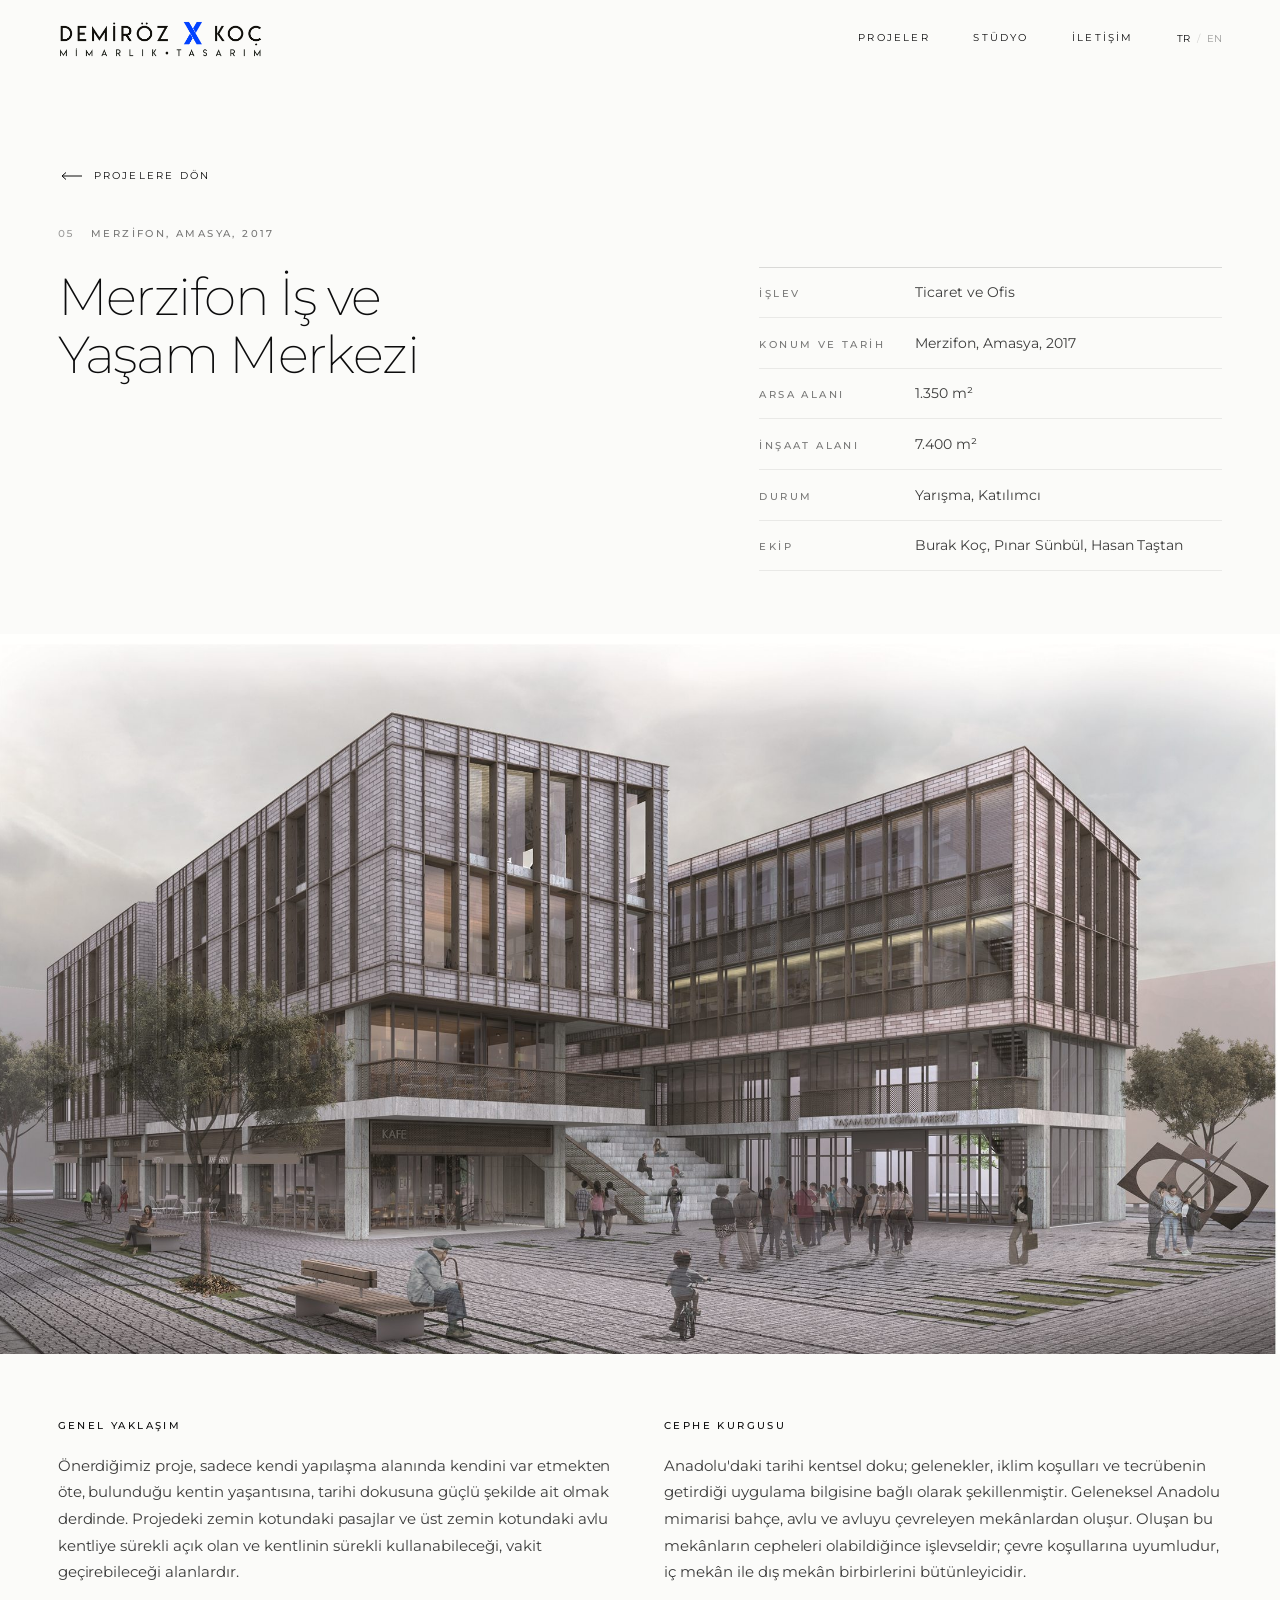
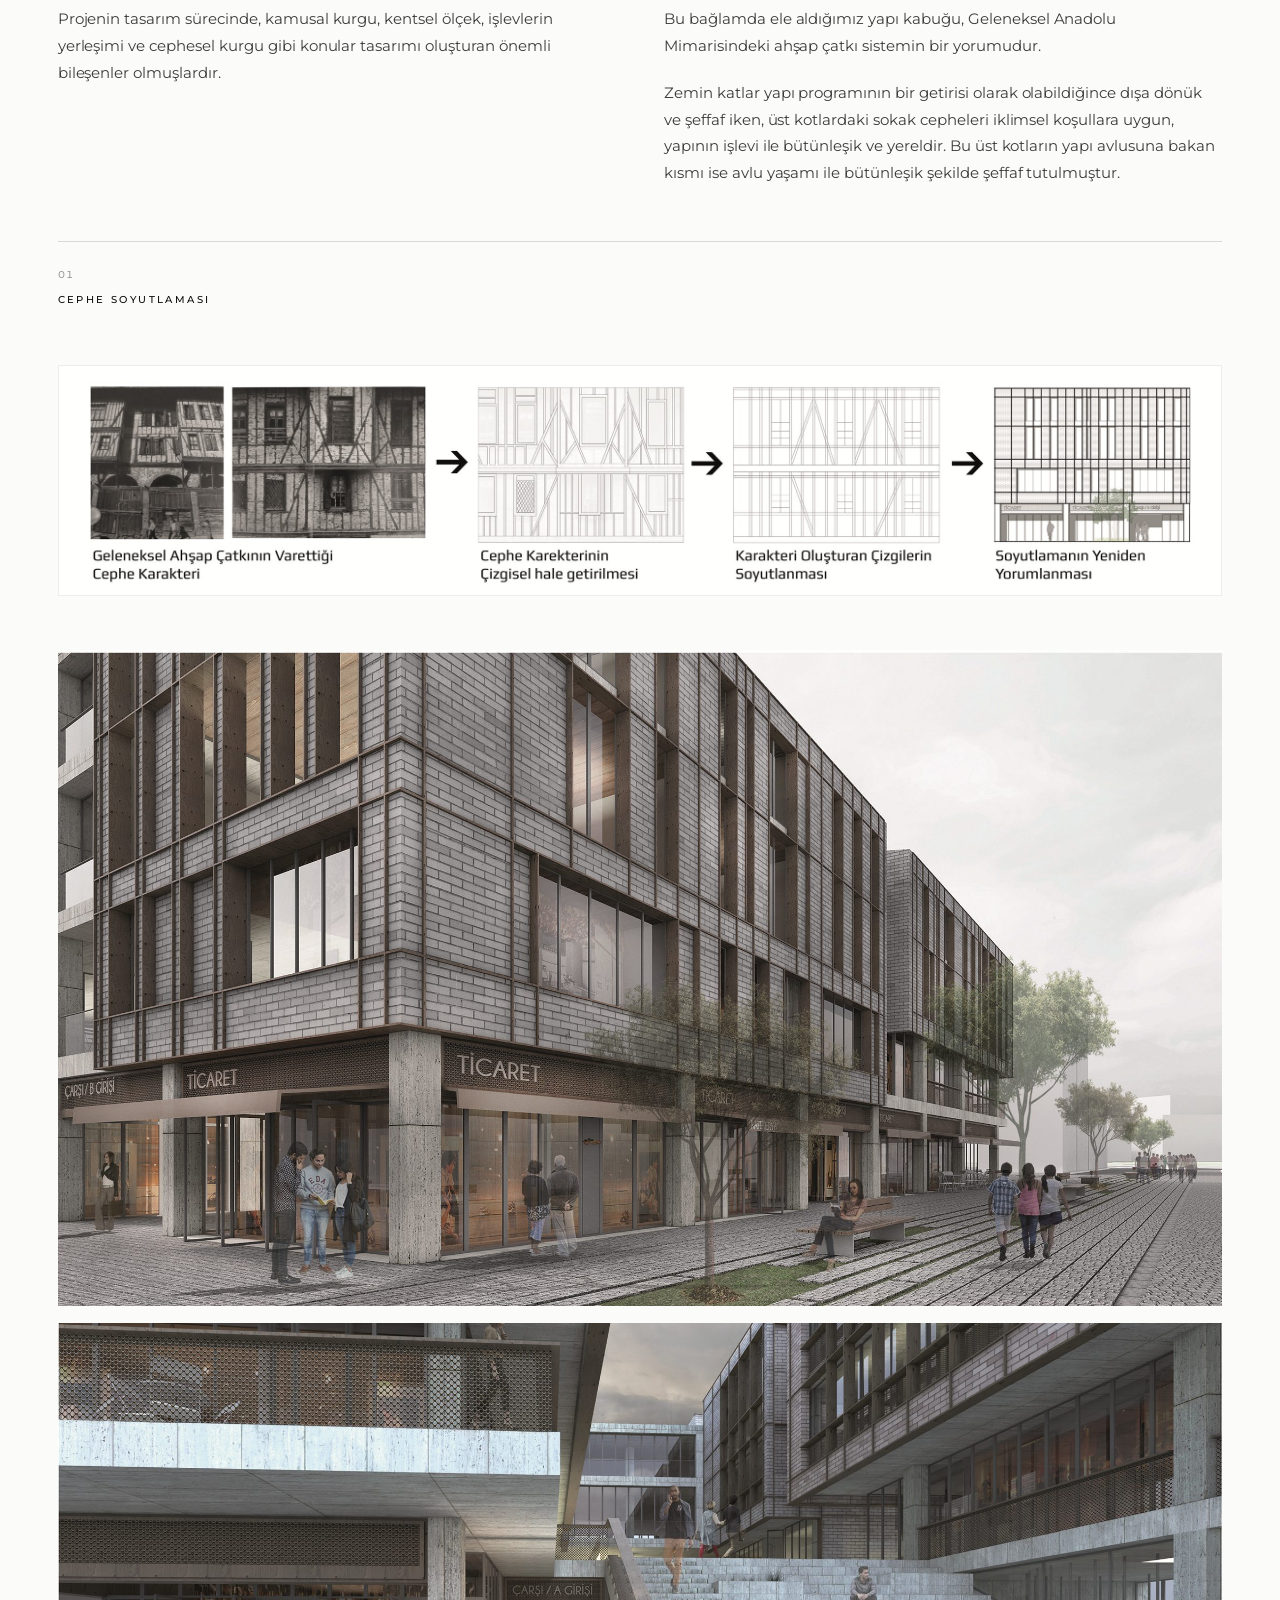
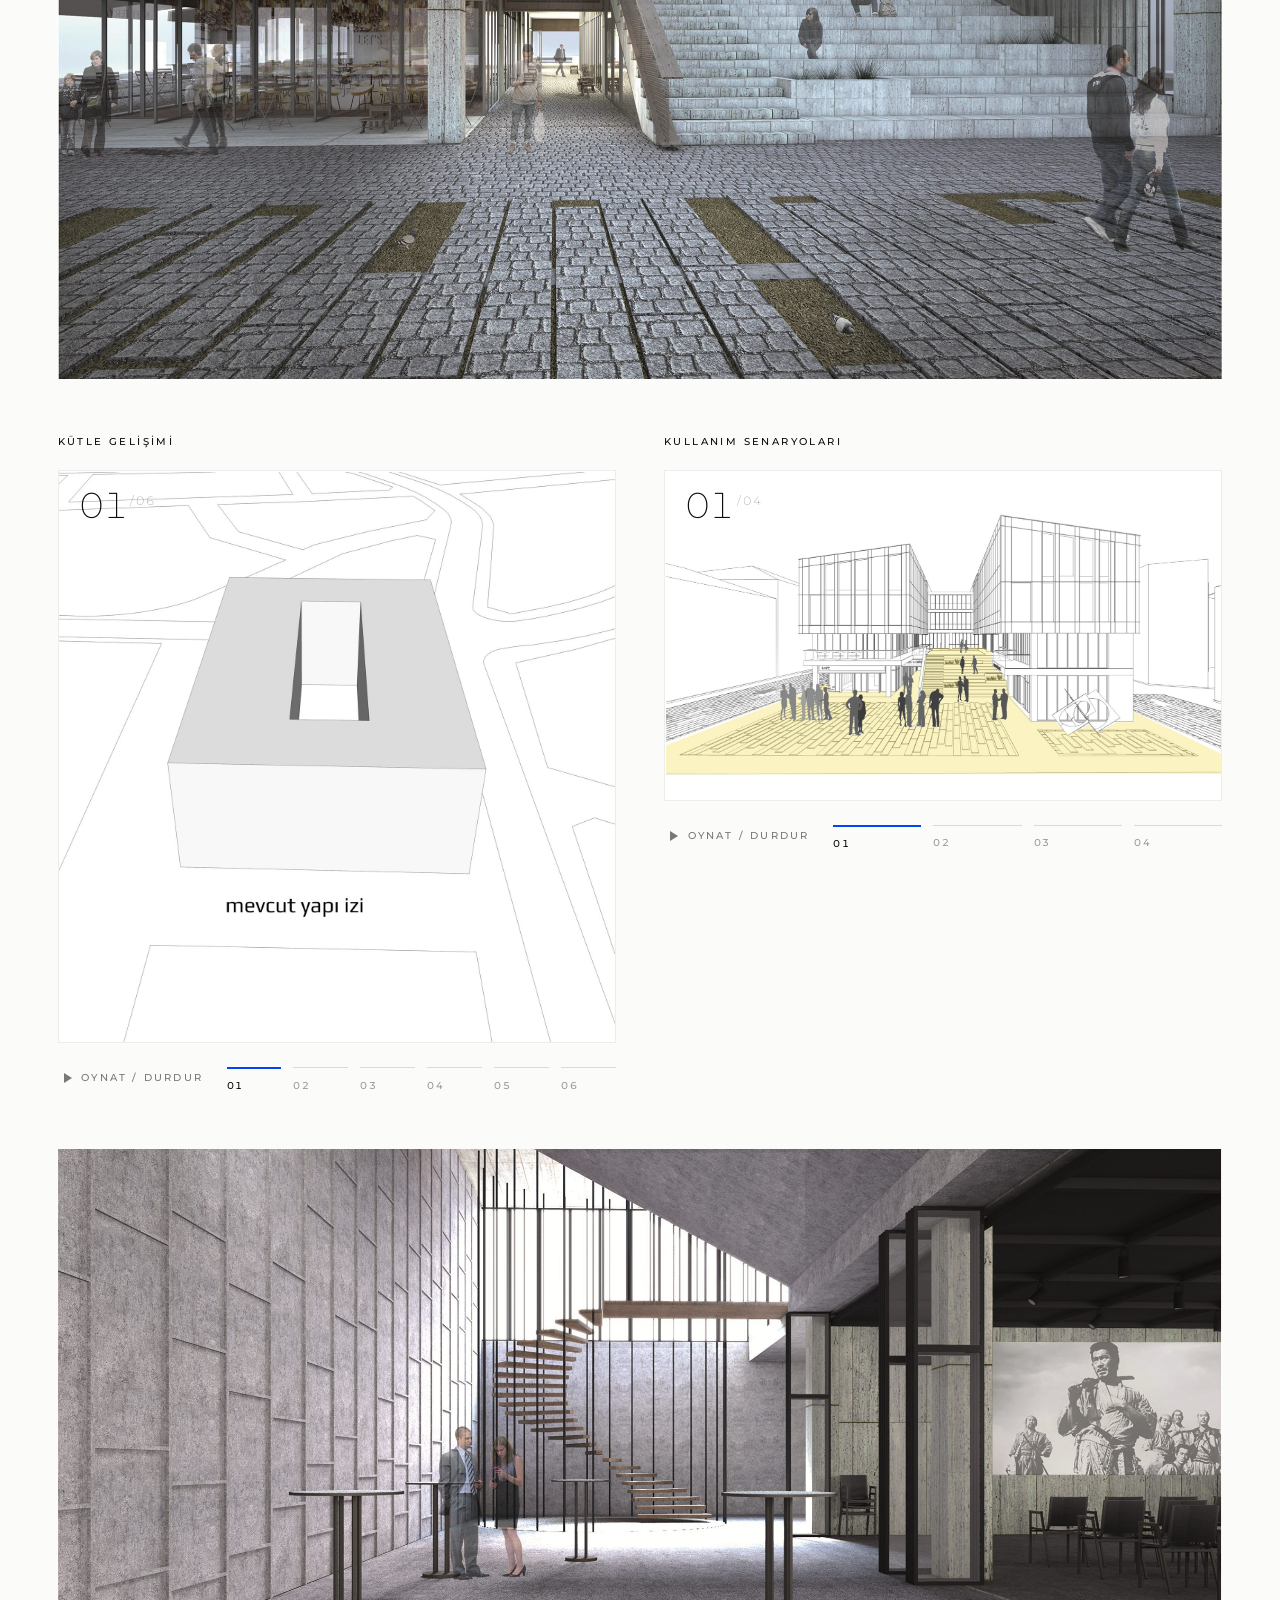
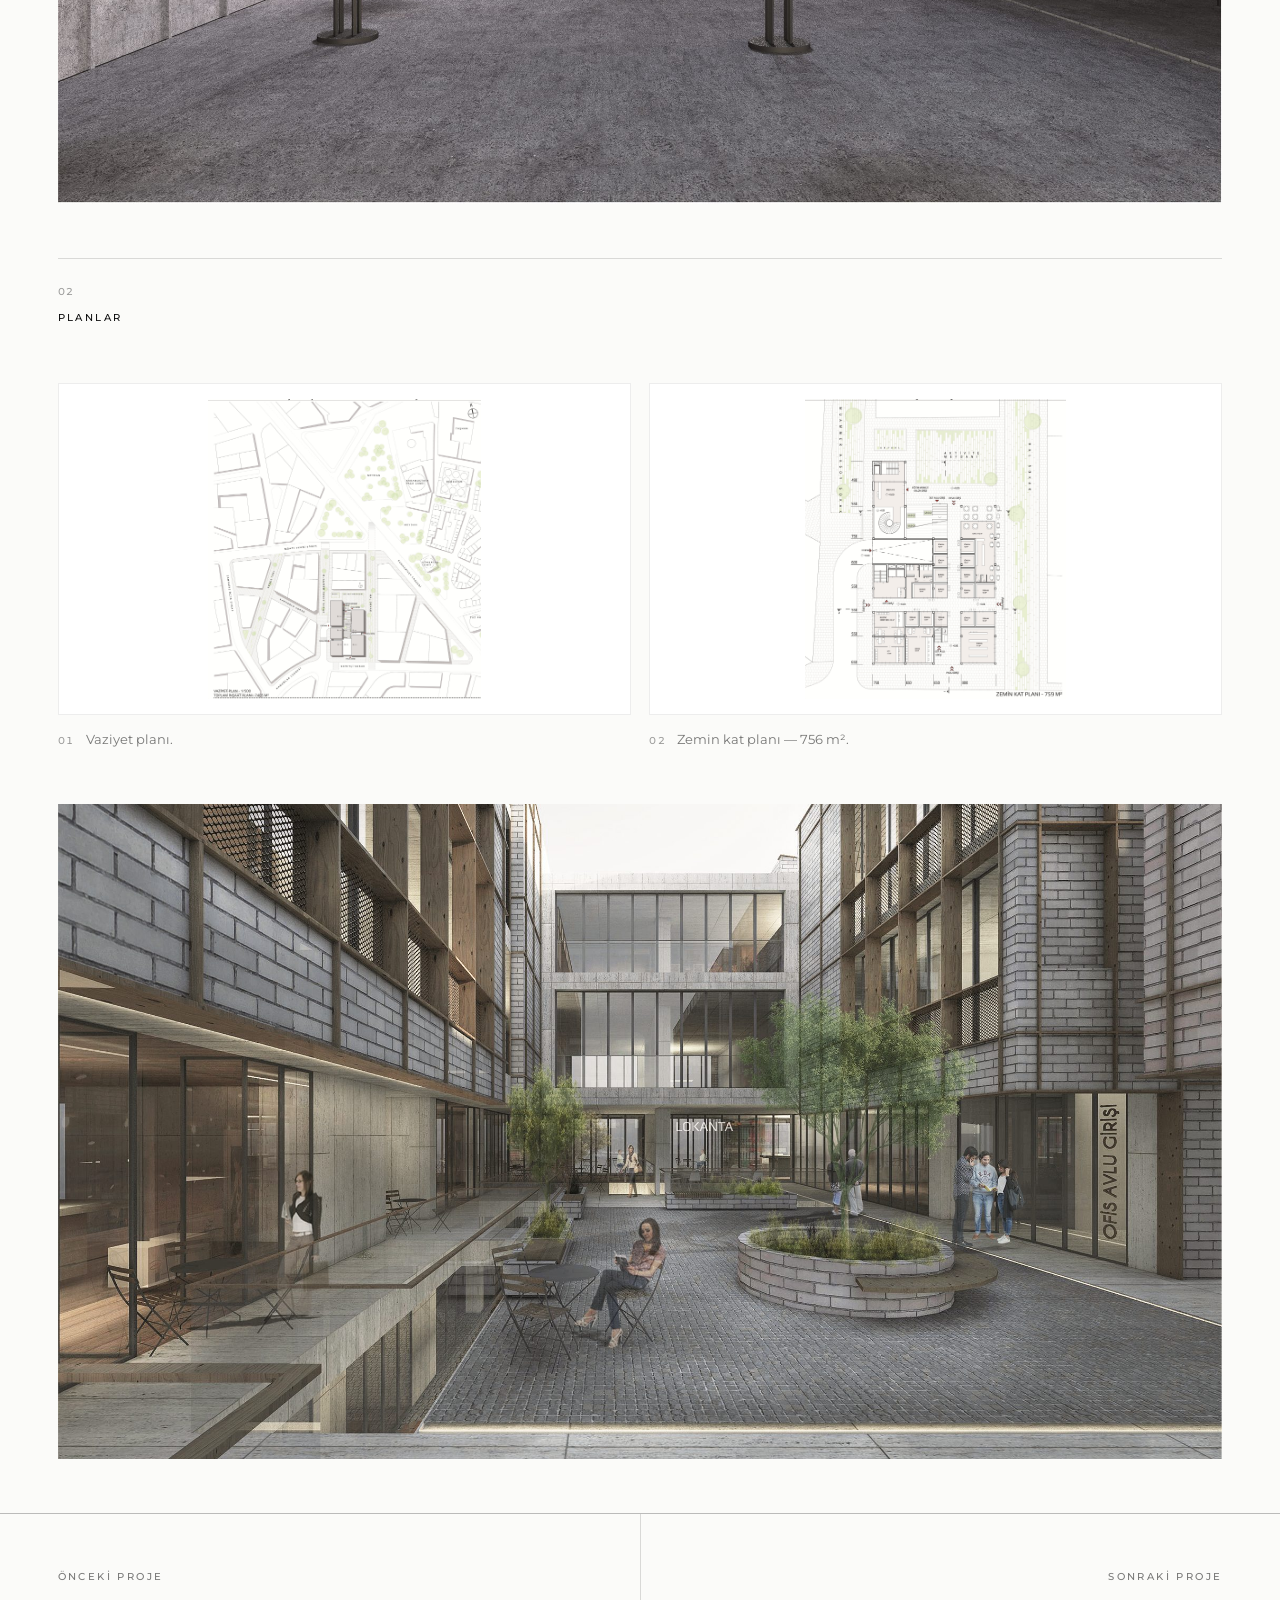
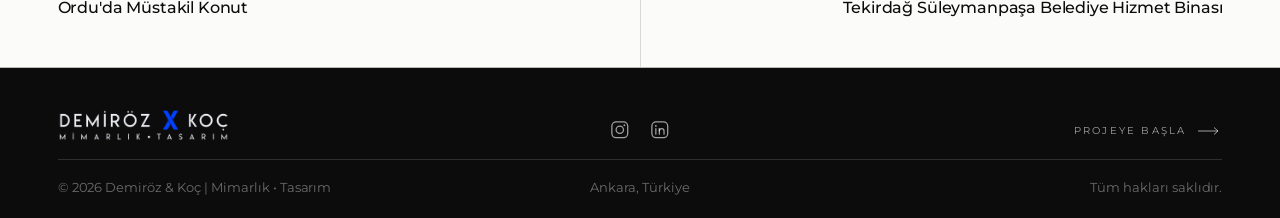
<file: merzifon.html>
<!DOCTYPE html>
<html lang="tr">
<head>
<meta charset="utf-8">
<meta name="viewport" content="width=device-width, initial-scale=1">
<title>Merzifon İş ve Yaşam Merkezi | Demiröz &amp; Koç</title>
<meta name="description" content="Merzifon İş ve Yaşam Merkezi yarışma projesi — zemin kotunda pasajlar, üst kotta kentliye açık avlu. Demiröz &amp; Koç.">
<!-- ONIZLEME: icerik yer tutucu oldugu surece arama motorlarina kapali.
     Yayina cikarken bu satiri SILIN. -->
<meta name="robots" content="noindex, nofollow">
<link rel="icon" type="image/png" href="assets/favicon.png">
<link rel="preconnect" href="https://fonts.googleapis.com">
<link rel="preconnect" href="https://fonts.gstatic.com" crossorigin>
<link href="https://fonts.googleapis.com/css2?family=Montserrat:wght@200;300;400;500;600&display=swap" rel="stylesheet">
<link rel="stylesheet" href="css/main.css?v=2">
<meta property="og:title" content="Merzifon İş ve Yaşam Merkezi | Demiröz &amp; Koç">
<meta property="og:image" content="assets/img/merzifon/render-01.jpg">
<meta property="og:type" content="article">
</head>
<body data-page="project" data-title-en="Merzifon Business and Life Centre | Demiröz &amp; Koç">

<div class="progress" id="progress" aria-hidden="true"></div>

<header class="site-head" id="siteHead">
  <div class="shell site-head__inner">
    <a class="brand" href="index.html" aria-label="Demiröz &amp; Koç — Anasayfa">
      <img class="brand__dark"  src="assets/logo-tr.png"   data-src-tr="assets/logo-tr.png"   data-src-en="assets/logo-en.png"   alt="Demiröz &amp; Koç Mimarlık • Tasarım">
      <img class="brand__light" src="assets/logo-tr-w.png" data-src-tr="assets/logo-tr-w.png" data-src-en="assets/logo-en-w.png" alt="" aria-hidden="true">
    </a>
    <nav class="nav" aria-label="Ana menü">
      <a href="projeler.html" data-i18n="nav.works">Projeler</a>
      <a href="studyo.html"   data-i18n="nav.studio">Stüdyo</a>
      <a href="iletisim.html" data-i18n="nav.contact">İletişim</a>
      <span class="lang" role="group" aria-label="Dil / Language">
        <button type="button" data-lang-btn="tr" aria-pressed="true">TR</button>
        <span class="sep" aria-hidden="true">/</span>
        <button type="button" data-lang-btn="en" aria-pressed="false">EN</button>
      </span>
    </nav>
    <button class="nav-toggle" id="navToggle" aria-expanded="false" aria-controls="drawer" aria-label="Menü">
      <span class="nav-toggle__bar"></span><span class="nav-toggle__bar"></span>
    </button>
  </div>
</header>

<div class="drawer" id="drawer">
  <nav aria-label="Mobil menü">
    <ul class="drawer__list">
      <li><span class="num">01</span><a href="projeler.html" data-i18n="nav.works">Projeler</a></li>
      <li><span class="num">02</span><a href="studyo.html"   data-i18n="nav.studio">Stüdyo</a></li>
      <li><span class="num">03</span><a href="iletisim.html" data-i18n="nav.contact">İletişim</a></li>
    </ul>
  </nav>
  <div class="drawer__foot">
    <!-- Etiket "Instagram" degil "Sosyal": artik iki ag var. Kullanici
         adi yerine ag adlari yaziyor, footer ile ayni bicim. -->
    <span class="label" data-i18n="contact.socialLabel">Sosyal</span>
    <a class="link" href="https://www.instagram.com/demiroz_koc_architects/" target="_blank" rel="noopener">Instagram</a>
    <a class="link" href="https://www.linkedin.com/company/demi%CC%87r%C3%B6z-x-ko%C3%A7-architecture-design/" target="_blank" rel="noopener" data-i18n="foot.linkedin">LinkedIn</a>
    <span class="lang" role="group" aria-label="Dil / Language">
      <button type="button" data-lang-btn="tr" aria-pressed="true">TR</button>
      <span class="sep" aria-hidden="true">/</span>
      <button type="button" data-lang-btn="en" aria-pressed="false">EN</button>
    </span>
  </div>
</div>

<!-- data-gallery: icindeki tum gorseller tek lightbox galerisi olur
     (.massfilm kareleri haric, onlarin kendi oynaticisi var) -->
<main id="main" data-gallery>

  <!-- ===================== TITLE ===================== -->
  <section class="page-head shell">
    <a class="alink" href="projeler.html" data-reveal style="margin-bottom:2.5rem">
      <svg viewBox="0 0 24 8" aria-hidden="true" style="transform:rotate(180deg)"><line class="a-shaft" x1="0" y1="4" x2="20" y2="4"/><polyline class="a-head" points="16,0.5 20,4 16,7.5"/></svg>
      <span data-i18n="cta.backToWorks">Projelere Dön</span>
    </a>
    <p class="label" data-reveal><span class="num">05</span> &nbsp; <span data-i18n="merzifon.kicker">Merzifon, Amasya, 2017</span></p>
    <div class="page-head__row page-head__row--top" style="margin-top:1.5rem">
      <h1 class="h1"><span data-reveal-mask><span data-i18n="merzifon.title">Merzifon İş ve Yaşam Merkezi</span></span></h1>

      <!-- PROJE KÜNYESİ -->
      <dl class="spec" data-reveal data-reveal-delay="1">
        <div class="spec__row">
          <dt class="label" data-i18n="s.func">İşlev</dt>
          <dd><span data-i18n="merzifon.func.v">Ticaret ve Ofis</span></dd>
        </div>
        <div class="spec__row">
          <dt class="label" data-i18n="s.loc">Konum ve Tarih</dt>
          <dd><span data-i18n="merzifon.loc.v">Merzifon, Amasya, 2017</span></dd>
        </div>
        <div class="spec__row">
          <dt class="label" data-i18n="s.site">Arsa Alanı</dt>
          <dd>1.350 m²</dd>
        </div>
        <div class="spec__row">
          <dt class="label" data-i18n="s.gfa">İnşaat Alanı</dt>
          <dd>7.400 m²</dd>
        </div>
        <div class="spec__row">
          <dt class="label" data-i18n="s.status">Durum</dt>
          <dd><span data-i18n="merzifon.status.v">Yarışma, Katılımcı</span></dd>
        </div>
        <div class="spec__row">
          <dt class="label" data-i18n="s.team">Ekip</dt>
          <dd>Burak Koç, Pınar Sünbül, Hasan Taştan</dd>
        </div>
      </dl>
    </div>
  </section>

  <figure class="bleed bleed--tall">
    <img src="assets/img/merzifon/render-01.jpg" alt="Merzifon İş ve Yaşam Merkezi — Hal Sokak'tan binaya genel bakış" fetchpriority="high">
  </figure>

  <!-- ===================== YAKLASIM + CEPHE KURGUSU =====================
       Hero renderinin ardindan iki metin bolumu yan yana. Her kolon iki parca:
       ust blok (etiket + baslik), alt blok (paragraflar). .text-pair satirlari
       subgrid oldugu icin iki baslik ayni satiri, iki paragraf blogu da bir
       sonrakini paylasiyor — basliklardan biri iki satira sarsa bile metinler
       ayni hizadan basliyor. Ortak bir bolum basligi yok, o yuzden numarasiz. -->
  <section class="section shell" style="padding-top:clamp(3rem,7vh,5rem)">
    <div class="text-pair">
      <div>
        <div data-reveal>
          <h2 class="label label--ink" data-i18n="merzifon.yaklasim.label">Genel Yaklaşım</h2>
        </div>
        <div style="margin-top:1.1rem">
          <p class="body-text" data-reveal data-i18n="merzifon.yaklasim.p1">Önerdiğimiz proje, sadece kendi yapılaşma alanında kendini var etmekten öte, bulunduğu kentin yaşantısına, tarihi dokusuna güçlü şekilde ait olmak derdinde. Projedeki zemin kotundaki pasajlar ve üst zemin kotundaki avlu kentliye sürekli açık olan ve kentlinin sürekli kullanabileceği, vakit geçirebileceği alanlardır.</p>
          <p class="body-text" data-reveal data-i18n="merzifon.yaklasim.p2">Projenin tasarım sürecinde, kamusal kurgu, kentsel ölçek, işlevlerin yerleşimi ve cephesel kurgu gibi konular tasarımı oluşturan önemli bileşenler olmuşlardır.</p>
        </div>
      </div>

      <div>
        <div data-reveal data-reveal-delay="1">
          <h2 class="label label--ink" data-i18n="merzifon.cephe.label">Cephe Kurgusu</h2>
        </div>
        <div style="margin-top:1.1rem">
          <p class="body-text" data-reveal data-reveal-delay="1" data-i18n="merzifon.cephe.p1">Anadolu'daki tarihi kentsel doku; gelenekler, iklim koşulları ve tecrübenin getirdiği uygulama bilgisine bağlı olarak şekillenmiştir. Geleneksel Anadolu mimarisi bahçe, avlu ve avluyu çevreleyen mekânlardan oluşur. Oluşan bu mekânların cepheleri olabildiğince işlevseldir; çevre koşullarına uyumludur, iç mekân ile dış mekân birbirlerini bütünleyicidir.</p>
          <p class="body-text" data-reveal data-reveal-delay="1" data-i18n="merzifon.cephe.p2">Bu bağlamda ele aldığımız yapı kabuğu, Geleneksel Anadolu Mimarisindeki ahşap çatkı sistemin bir yorumudur.</p>
          <p class="body-text" data-reveal data-reveal-delay="1" data-i18n="merzifon.cephe.p3">Zemin katlar yapı programının bir getirisi olarak olabildiğince dışa dönük ve şeffaf iken, üst kotlardaki sokak cepheleri iklimsel koşullara uygun, yapının işlevi ile bütünleşik ve yereldir. Bu üst kotların yapı avlusuna bakan kısmı ise avlu yaşamı ile bütünleşik şekilde şeffaf tutulmuştur.</p>
        </div>
      </div>
    </div>
  </section>

  <!-- ===================== 01 CEPHE SOYUTLAMASI ===================== -->
  <section class="section shell" style="padding-top:0">
    <div class="chapter" data-reveal>
      <span class="num">01</span>
      <h2 class="label label--ink" data-i18n="merzifon.cephedia.label">Cephe Soyutlaması</h2>
    </div>

    <!-- Soyutlama seridi 5:1 oraninda ve yazilari kucuk, o yuzden --sheet ile
         tam genislikte ve kendi yuksekliginde duruyor. -->
    <div class="dwg-pair dwg-pair--sheet">
      <figure class="fig" data-reveal>
        <div class="plate"><img src="assets/img/merzifon/dia-01.jpg" alt="Cephe soyutlama diyagramı" loading="lazy"></div>
      </figure>
    </div>
  </section>

  <!-- ===================== IKI RENDER =====================
       --uniform: sayfadaki tum renderlar 16:9'a kirpilarak ayni yukseklige
       geliyor. Dogal oranlari 1,63-1,79 arasi; en cok kirpilan render-03,
       yuksekliginin %9'u. Ayni sinif asagidaki tek renderlik gruplarda da var,
       yani sayfa boyunca butun renderlar ayni yukseklikte. -->
  <section class="section shell" style="padding-top:0">
    <div class="dwg-pair dwg-pair--uniform">
      <figure class="fig" data-reveal>
        <img src="assets/img/merzifon/render-02.jpg" alt="Sepetçi Sokak'tan bakış" loading="lazy">
      </figure>
      <figure class="fig" data-reveal>
        <img src="assets/img/merzifon/render-03.jpg" alt="Pasaj girişi" loading="lazy">
      </figure>
    </div>
  </section>

  <!-- ===================== KUTLE + KULLANIM YAN YANA =====================
       Iki gorsel dizisi yan yana; her kolonda kucuk bir etiket ve kendi
       oynaticisi. .aside-pair ustten hizali, yani sahne oranlari farkli olan iki
       oynatici (kutle 1500x1538, kullanim 1600x947) birbirinin yuksekligini
       sürüklemiyor. Oynaticilar kolon genisligine gore kuculuyor. -->
  <section class="section shell" style="padding-top:0">
    <div class="aside-pair">
      <div>
        <p class="label label--ink" data-reveal data-i18n="merzifon.kutle.label">Kütle Gelişimi</p>

        <div class="massfilm" style="margin-top:1.25rem" data-reveal>
          <div class="massfilm__stage" style="aspect-ratio:1500/1538">
            <span class="massfilm__step" aria-hidden="true"><span class="n">01</span><sub>/06</sub></span>
            <img src="assets/img/merzifon/mass-a.jpg" class="is-on" alt="Kütle gelişimi adım 1">
            <img src="assets/img/merzifon/mass-b.jpg" alt="Kütle gelişimi adım 2" loading="lazy">
            <img src="assets/img/merzifon/mass-c.jpg" alt="Kütle gelişimi adım 3" loading="lazy">
            <img src="assets/img/merzifon/mass-d.jpg" alt="Kütle gelişimi adım 4" loading="lazy">
            <img src="assets/img/merzifon/mass-e.jpg" alt="Kütle gelişimi adım 5" loading="lazy">
            <img src="assets/img/merzifon/mass-f.jpg" alt="Kütle gelişimi adım 6" loading="lazy">
          </div>

          <div class="massfilm__bar">
            <button class="massfilm__play" type="button" aria-pressed="true">
              <span class="glyph" aria-hidden="true"></span>
              <span data-i18n="z.mass.toggle">Oynat / Durdur</span>
            </button>
            <div class="massfilm__steps" role="group" aria-label="Kütle gelişim adımları">
              <button type="button" aria-pressed="true"><span class="num">01</span></button>
              <button type="button" aria-pressed="false"><span class="num">02</span></button>
              <button type="button" aria-pressed="false"><span class="num">03</span></button>
              <button type="button" aria-pressed="false"><span class="num">04</span></button>
              <button type="button" aria-pressed="false"><span class="num">05</span></button>
              <button type="button" aria-pressed="false"><span class="num">06</span></button>
            </div>
          </div>
        </div>
      </div>

      <div>
        <p class="label label--ink" data-reveal data-reveal-delay="1" data-i18n="merzifon.kullanim.label">Kullanım Senaryoları</p>

        <div class="massfilm" style="margin-top:1.25rem" data-reveal data-reveal-delay="1">
          <div class="massfilm__stage" style="aspect-ratio:1600/947">
            <span class="massfilm__step" aria-hidden="true"><span class="n">01</span><sub>/04</sub></span>
            <img src="assets/img/merzifon/use-a.jpg" class="is-on" alt="Kullanım senaryosu 1">
            <img src="assets/img/merzifon/use-b.jpg" alt="Kullanım senaryosu 2" loading="lazy">
            <img src="assets/img/merzifon/use-c.jpg" alt="Kullanım senaryosu 3" loading="lazy">
            <img src="assets/img/merzifon/use-d.jpg" alt="Kullanım senaryosu 4" loading="lazy">
          </div>

          <div class="massfilm__bar">
            <button class="massfilm__play" type="button" aria-pressed="true">
              <span class="glyph" aria-hidden="true"></span>
              <span data-i18n="z.mass.toggle">Oynat / Durdur</span>
            </button>
            <div class="massfilm__steps" role="group" aria-label="Kullanım senaryoları">
              <button type="button" aria-pressed="true"><span class="num">01</span></button>
              <button type="button" aria-pressed="false"><span class="num">02</span></button>
              <button type="button" aria-pressed="false"><span class="num">03</span></button>
              <button type="button" aria-pressed="false"><span class="num">04</span></button>
            </div>
          </div>
        </div>
      </div>
    </div>
  </section>

  <!-- ===================== RENDER ===================== -->
  <section class="section shell" style="padding-top:0">
    <div class="dwg-pair dwg-pair--uniform">
      <figure class="fig" data-reveal>
        <img src="assets/img/merzifon/render-04.jpg" alt="Fuaye" loading="lazy">
      </figure>
    </div>
  </section>

  <!-- ===================== 02 PLANLAR ===================== -->
  <section class="section shell" style="padding-top:0">
    <div class="chapter" data-reveal>
      <span class="num">02</span>
      <h2 class="label label--ink" data-i18n="merzifon.planlar.label">Planlar</h2>
    </div>

    <!-- Yalnizca vaziyet ve zemin kat plani. Birinci-ikinci-ucuncu kat
         planlari, kesitler ve gorunusler kaldirildi. -->
    <div class="dwg-pair">
      <figure class="fig" data-reveal>
        <div class="plate"><img src="assets/img/merzifon/dwg-site.jpg" alt="Vaziyet planı" loading="lazy"></div>
        <figcaption class="small"><span class="num">01</span><span data-i18n="merzifon.planlar.f1">Vaziyet planı.</span></figcaption>
      </figure>
      <figure class="fig" data-reveal>
        <div class="plate"><img src="assets/img/merzifon/dwg-plan-00.jpg" alt="Zemin kat planı" loading="lazy"></div>
        <figcaption class="small"><span class="num">02</span><span data-i18n="merzifon.planlar.f2">Zemin kat planı — 756 m².</span></figcaption>
      </figure>
    </div>
  </section>

  <!-- ===================== KAPANIS RENDERI ===================== -->
  <section class="section shell" style="padding-top:0">
    <div class="dwg-pair dwg-pair--uniform">
      <figure class="fig" data-reveal>
        <img src="assets/img/merzifon/render-05.jpg" alt="Avlu" loading="lazy">
      </figure>
    </div>
  </section>

  <!-- ===================== PAGER ===================== -->
  <nav class="pager" aria-label="Proje gezinmesi">
    <a href="ordu.html">
      <span class="shell" style="display:block">
        <span class="label" data-i18n="proj.prev">Önceki Proje</span>
        <span class="h3" style="display:block; margin-top:.5rem" data-i18n="ordu.title">Ordu'da Müstakil Konut</span>
      </span>
    </a>
    <a href="tekirdag.html">
      <span class="shell" style="display:block">
        <span class="label" data-i18n="proj.next">Sonraki Proje</span>
        <span class="h3" style="display:block; margin-top:.5rem" data-i18n="tekirdag.title">Tekirdağ Süleymanpaşa Belediye Hizmet Binası</span>
      </span>
    </a>
  </nav>

</main>

<footer class="site-foot">
  <div class="shell">
    <!-- Tek satir: solda logo, ortada sosyal piktogramlar, sagda "Projeye Başla".
         Ucu de alt hizalı, hepsi telif cizgisinin hemen ustunde duruyor.
         Menu ve iletisim kolonlari kaldirildi (bkz. css/main.css .site-foot). -->
    <div class="foot__top">
      <div class="foot__brand">
        <img src="assets/logo-tr-w.png" data-src-tr="assets/logo-tr-w.png" data-src-en="assets/logo-en-w.png" alt="Demiröz &amp; Koç">
      </div>

      <!-- Piktogram: iki ag adini yazmak yerine iki isaret. Ikisi de ayni
           cizgi kalinliginda, ayni yuvarlak kosede kare icinde — LinkedIn'in
           dolu resmi logosu Instagram'in cizgisel isaretinin yaninda uyumsuz
           duruyordu. aria-label ekran okuyucu icin adi tasiyor. -->
      <div class="foot__social">
        <a href="https://www.instagram.com/demiroz_koc_architects/" target="_blank" rel="noopener" aria-label="Instagram">
          <svg viewBox="0 0 24 24" aria-hidden="true" fill="none" stroke="currentColor" stroke-width="1.4" stroke-linecap="round">
            <rect x="3.2" y="3.2" width="17.6" height="17.6" rx="4.6"/>
            <circle cx="12" cy="12" r="4.1"/>
            <circle cx="17.1" cy="6.9" r="1.05" fill="currentColor" stroke="none"/>
          </svg>
        </a>
        <a href="https://www.linkedin.com/company/demi%CC%87r%C3%B6z-x-ko%C3%A7-architecture-design/" target="_blank" rel="noopener" aria-label="LinkedIn">
          <svg viewBox="0 0 24 24" aria-hidden="true" fill="none" stroke="currentColor" stroke-width="1.4" stroke-linecap="round">
            <rect x="3.2" y="3.2" width="17.6" height="17.6" rx="4.6"/>
            <circle cx="7.6" cy="7.7" r="1.05" fill="currentColor" stroke="none"/>
            <line x1="7.6" y1="10.6" x2="7.6" y2="16.9"/>
            <line x1="11.5" y1="10.6" x2="11.5" y2="16.9"/>
            <path d="M11.5 13.3a2.6 2.6 0 0 1 5.2 0v3.6"/>
          </svg>
        </a>
      </div>

        <a class="alink foot__cta" href="iletisim.html">
          <span data-i18n="cta.startProject">Projeye Başla</span>
          <svg viewBox="0 0 24 8" aria-hidden="true"><line class="a-shaft" x1="0" y1="4" x2="20" y2="4"/><polyline class="a-head" points="16,0.5 20,4 16,7.5"/></svg>
        </a>
    </div>

    <div class="foot__bottom">
      <p class="small">© <span id="year">2026</span> Demiröz &amp; Koç | <span data-i18n="foot.lockup">Mimarlık • Tasarım</span></p>
      <!-- Sehir iki dilde de ayni, ceviri anahtari yok. -->
      <p class="small">Ankara, Türkiye</p>
      <p class="small" data-i18n="foot.rights">Tüm hakları saklıdır.</p>
    </div>
  </div>
</footer>

<script src="js/i18n.js?v=2"></script>
<script src="js/main.js?v=2"></script>
</body>
</html>
</file>
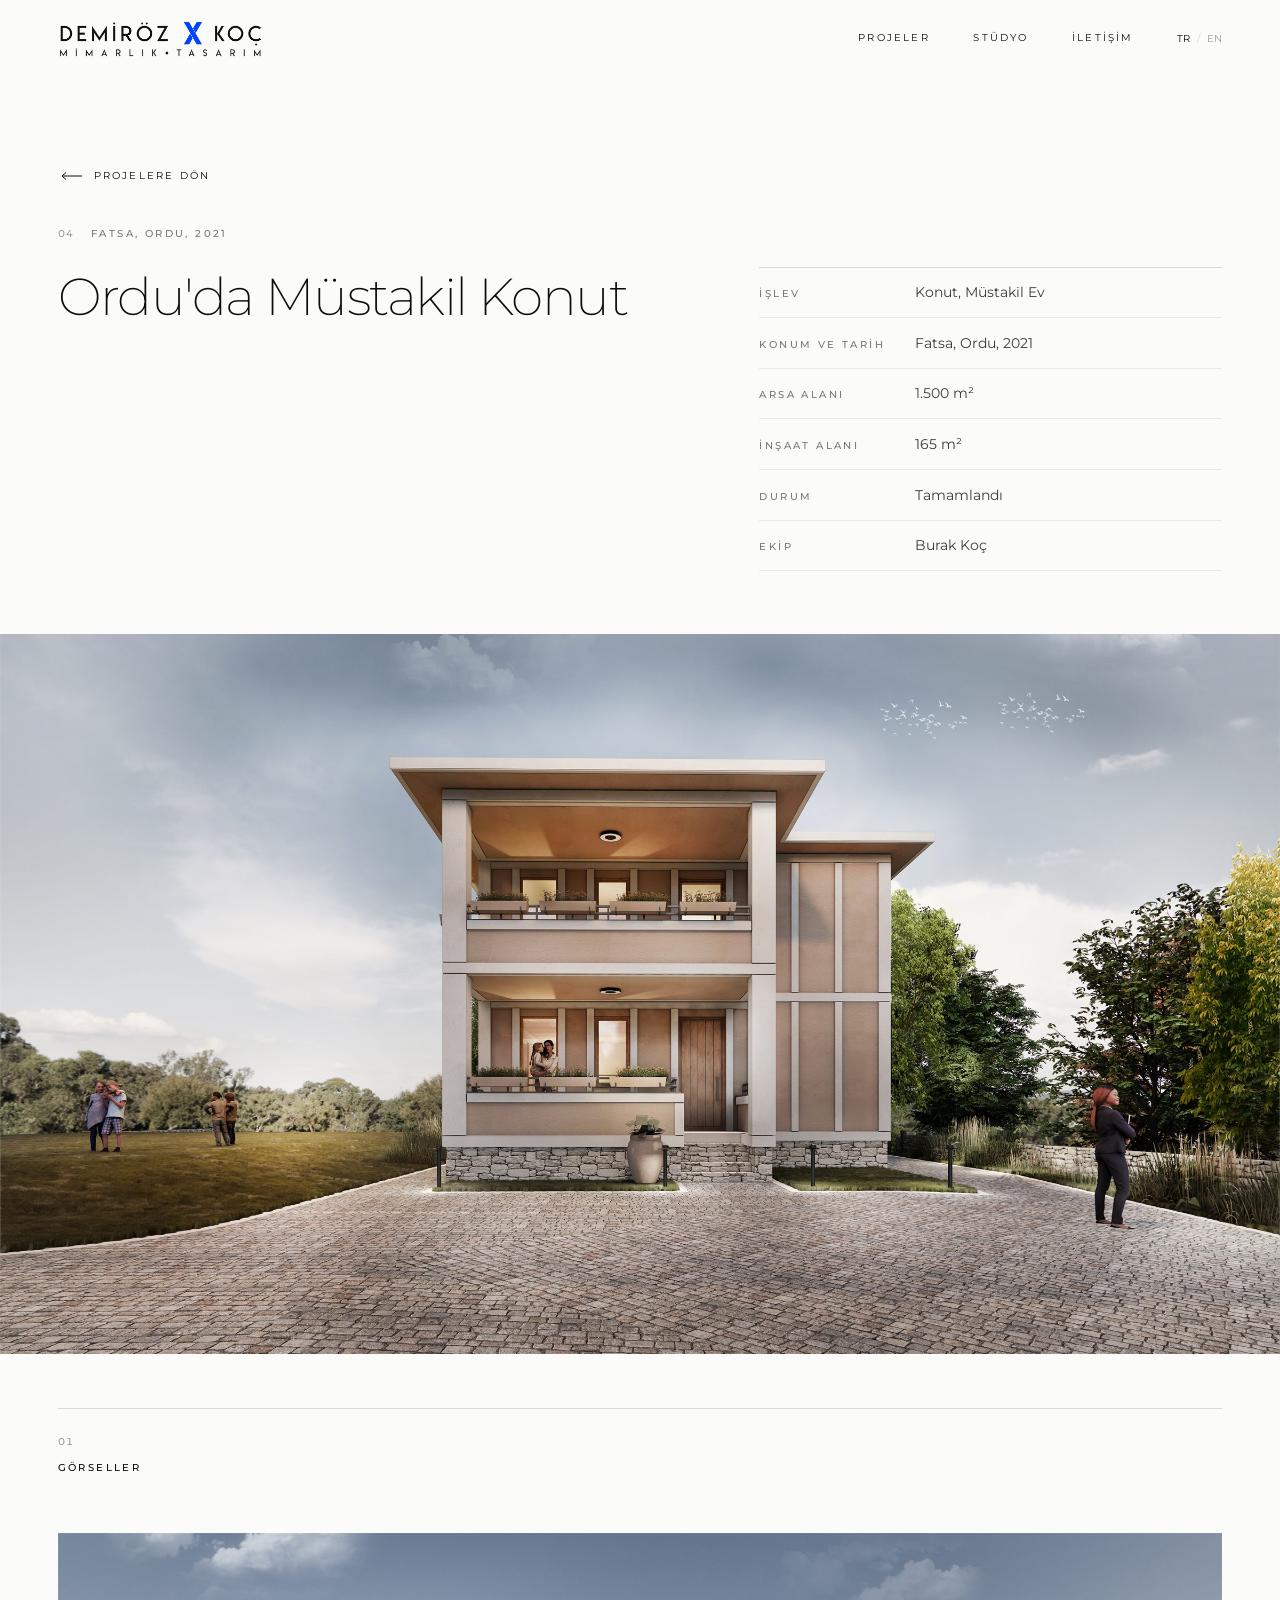
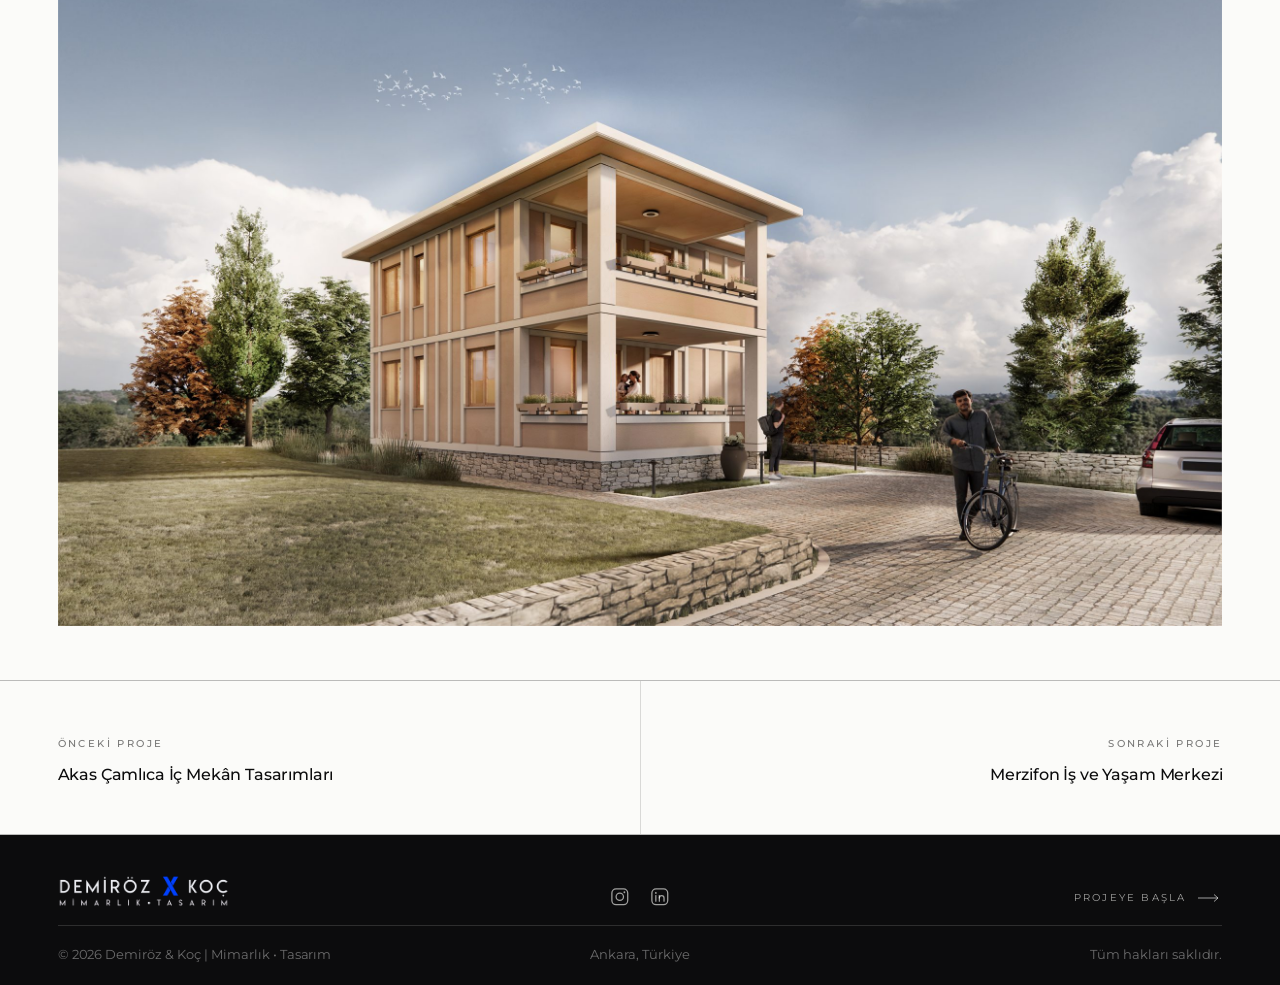
<file: ordu.html>
<!DOCTYPE html>
<html lang="tr">
<head>
<meta charset="utf-8">
<meta name="viewport" content="width=device-width, initial-scale=1">
<title>Ordu'da Müstakil Konut | Demiröz &amp; Koç</title>
<meta name="description" content="Fatsa, Ordu'da 1.500 m² arsa üzerinde 165 m² müstakil konut. Demiröz &amp; Koç.">
<!-- ONIZLEME: icerik yer tutucu oldugu surece arama motorlarina kapali.
     Yayina cikarken bu satiri SILIN. -->
<meta name="robots" content="noindex, nofollow">
<link rel="icon" type="image/png" href="assets/favicon.png">
<link rel="preconnect" href="https://fonts.googleapis.com">
<link rel="preconnect" href="https://fonts.gstatic.com" crossorigin>
<link href="https://fonts.googleapis.com/css2?family=Montserrat:wght@200;300;400;500;600&display=swap" rel="stylesheet">
<link rel="stylesheet" href="css/main.css?v=2">
<meta property="og:title" content="Ordu'da Müstakil Konut | Demiröz &amp; Koç">
<meta property="og:image" content="assets/img/ordu/render-02.jpg">
<meta property="og:type" content="article">
</head>
<body data-page="project" data-title-en="Detached House in Ordu | Demiröz &amp; Koç">

<div class="progress" id="progress" aria-hidden="true"></div>

<header class="site-head" id="siteHead">
  <div class="shell site-head__inner">
    <a class="brand" href="index.html" aria-label="Demiröz &amp; Koç — Anasayfa">
      <img class="brand__dark"  src="assets/logo-tr.png"   data-src-tr="assets/logo-tr.png"   data-src-en="assets/logo-en.png"   alt="Demiröz &amp; Koç Mimarlık • Tasarım">
      <img class="brand__light" src="assets/logo-tr-w.png" data-src-tr="assets/logo-tr-w.png" data-src-en="assets/logo-en-w.png" alt="" aria-hidden="true">
    </a>
    <nav class="nav" aria-label="Ana menü">
      <a href="projeler.html" data-i18n="nav.works">Projeler</a>
      <a href="studyo.html"   data-i18n="nav.studio">Stüdyo</a>
      <a href="iletisim.html" data-i18n="nav.contact">İletişim</a>
      <span class="lang" role="group" aria-label="Dil / Language">
        <button type="button" data-lang-btn="tr" aria-pressed="true">TR</button>
        <span class="sep" aria-hidden="true">/</span>
        <button type="button" data-lang-btn="en" aria-pressed="false">EN</button>
      </span>
    </nav>
    <button class="nav-toggle" id="navToggle" aria-expanded="false" aria-controls="drawer" aria-label="Menü">
      <span class="nav-toggle__bar"></span><span class="nav-toggle__bar"></span>
    </button>
  </div>
</header>

<div class="drawer" id="drawer">
  <nav aria-label="Mobil menü">
    <ul class="drawer__list">
      <li><span class="num">01</span><a href="projeler.html" data-i18n="nav.works">Projeler</a></li>
      <li><span class="num">02</span><a href="studyo.html"   data-i18n="nav.studio">Stüdyo</a></li>
      <li><span class="num">03</span><a href="iletisim.html" data-i18n="nav.contact">İletişim</a></li>
    </ul>
  </nav>
  <div class="drawer__foot">
    <!-- Etiket "Instagram" degil "Sosyal": artik iki ag var. Kullanici
         adi yerine ag adlari yaziyor, footer ile ayni bicim. -->
    <span class="label" data-i18n="contact.socialLabel">Sosyal</span>
    <a class="link" href="https://www.instagram.com/demiroz_koc_architects/" target="_blank" rel="noopener">Instagram</a>
    <a class="link" href="https://www.linkedin.com/company/demi%CC%87r%C3%B6z-x-ko%C3%A7-architecture-design/" target="_blank" rel="noopener" data-i18n="foot.linkedin">LinkedIn</a>
    <span class="lang" role="group" aria-label="Dil / Language">
      <button type="button" data-lang-btn="tr" aria-pressed="true">TR</button>
      <span class="sep" aria-hidden="true">/</span>
      <button type="button" data-lang-btn="en" aria-pressed="false">EN</button>
    </span>
  </div>
</div>

<!-- data-gallery: icindeki tum gorseller tek lightbox galerisi olur
     (.massfilm kareleri haric, onlarin kendi oynaticisi var) -->
<main id="main" data-gallery>

  <!-- ===================== TITLE ===================== -->
  <section class="page-head shell">
    <a class="alink" href="projeler.html" data-reveal style="margin-bottom:2.5rem">
      <svg viewBox="0 0 24 8" aria-hidden="true" style="transform:rotate(180deg)"><line class="a-shaft" x1="0" y1="4" x2="20" y2="4"/><polyline class="a-head" points="16,0.5 20,4 16,7.5"/></svg>
      <span data-i18n="cta.backToWorks">Projelere Dön</span>
    </a>
    <p class="label" data-reveal><span class="num">04</span> &nbsp; <span data-i18n="ordu.kicker">Fatsa, Ordu, 2021</span></p>
    <div class="page-head__row page-head__row--top" style="margin-top:1.5rem">
      <h1 class="h1"><span data-reveal-mask><span data-i18n="ordu.title">Ordu'da Müstakil Konut</span></span></h1>

      <!-- PROJE KÜNYESİ -->
      <dl class="spec" data-reveal data-reveal-delay="1">
        <div class="spec__row">
          <dt class="label" data-i18n="s.func">İşlev</dt>
          <dd><span data-i18n="ordu.func.v">Konut, Müstakil Ev</span></dd>
        </div>
        <div class="spec__row">
          <dt class="label" data-i18n="s.loc">Konum ve Tarih</dt>
          <dd><span data-i18n="ordu.loc.v">Fatsa, Ordu, 2021</span></dd>
        </div>
        <div class="spec__row">
          <dt class="label" data-i18n="s.site">Arsa Alanı</dt>
          <dd>1.500 m²</dd>
        </div>
        <div class="spec__row">
          <dt class="label" data-i18n="s.gfa">İnşaat Alanı</dt>
          <dd>165 m²</dd>
        </div>
        <div class="spec__row">
          <dt class="label" data-i18n="s.status">Durum</dt>
          <dd><span data-i18n="ordu.status.v">Tamamlandı</span></dd>
        </div>
        <div class="spec__row">
          <dt class="label" data-i18n="s.team">Ekip</dt>
          <dd>Burak Koç</dd>
        </div>
      </dl>
    </div>
  </section>

  <!-- Proje kartindaki kapak renderiyle ayni gorsel: arsivden gelen ziyaretci
       tikladigi kareyle karsilasiyor. Eski hero (render-01) asagidaki
       Görseller bolumune gecti, ikisi yer degistirdi. -->
  <figure class="bleed bleed--tall">
    <img src="assets/img/ordu/render-02.jpg" alt="Ordu'da müstakil konut — genel görünüm" fetchpriority="high">
  </figure>

  <!-- ===================== 01 GORSELLER ===================== -->
  <section class="section shell">
    <div class="chapter" data-reveal>
      <span class="num">01</span>
      <h2 class="label label--ink" data-i18n="ordu.gorseller.label">Görseller</h2>
    </div>

    <div class="dwg-pair">
      <figure class="fig" data-reveal>
        <img src="assets/img/ordu/render-01.jpg" alt="Ordu'da müstakil konut — bahçeden görünüm" loading="lazy">
      </figure>
    </div>
  </section>

  <!-- ===================== PAGER ===================== -->
  <nav class="pager" aria-label="Proje gezinmesi">
    <a href="akas.html">
      <span class="shell" style="display:block">
        <span class="label" data-i18n="proj.prev">Önceki Proje</span>
        <span class="h3" style="display:block; margin-top:.5rem" data-i18n="akas.title">Akas Çamlıca İç Mekân Tasarımları</span>
      </span>
    </a>
    <a href="merzifon.html">
      <span class="shell" style="display:block">
        <span class="label" data-i18n="proj.next">Sonraki Proje</span>
        <span class="h3" style="display:block; margin-top:.5rem" data-i18n="merzifon.title">Merzifon İş ve Yaşam Merkezi</span>
      </span>
    </a>
  </nav>

</main>

<footer class="site-foot">
  <div class="shell">
    <!-- Tek satir: solda logo, ortada sosyal piktogramlar, sagda "Projeye Başla".
         Ucu de alt hizalı, hepsi telif cizgisinin hemen ustunde duruyor.
         Menu ve iletisim kolonlari kaldirildi (bkz. css/main.css .site-foot). -->
    <div class="foot__top">
      <div class="foot__brand">
        <img src="assets/logo-tr-w.png" data-src-tr="assets/logo-tr-w.png" data-src-en="assets/logo-en-w.png" alt="Demiröz &amp; Koç">
      </div>

      <!-- Piktogram: iki ag adini yazmak yerine iki isaret. Ikisi de ayni
           cizgi kalinliginda, ayni yuvarlak kosede kare icinde — LinkedIn'in
           dolu resmi logosu Instagram'in cizgisel isaretinin yaninda uyumsuz
           duruyordu. aria-label ekran okuyucu icin adi tasiyor. -->
      <div class="foot__social">
        <a href="https://www.instagram.com/demiroz_koc_architects/" target="_blank" rel="noopener" aria-label="Instagram">
          <svg viewBox="0 0 24 24" aria-hidden="true" fill="none" stroke="currentColor" stroke-width="1.4" stroke-linecap="round">
            <rect x="3.2" y="3.2" width="17.6" height="17.6" rx="4.6"/>
            <circle cx="12" cy="12" r="4.1"/>
            <circle cx="17.1" cy="6.9" r="1.05" fill="currentColor" stroke="none"/>
          </svg>
        </a>
        <a href="https://www.linkedin.com/company/demi%CC%87r%C3%B6z-x-ko%C3%A7-architecture-design/" target="_blank" rel="noopener" aria-label="LinkedIn">
          <svg viewBox="0 0 24 24" aria-hidden="true" fill="none" stroke="currentColor" stroke-width="1.4" stroke-linecap="round">
            <rect x="3.2" y="3.2" width="17.6" height="17.6" rx="4.6"/>
            <circle cx="7.6" cy="7.7" r="1.05" fill="currentColor" stroke="none"/>
            <line x1="7.6" y1="10.6" x2="7.6" y2="16.9"/>
            <line x1="11.5" y1="10.6" x2="11.5" y2="16.9"/>
            <path d="M11.5 13.3a2.6 2.6 0 0 1 5.2 0v3.6"/>
          </svg>
        </a>
      </div>

        <a class="alink foot__cta" href="iletisim.html">
          <span data-i18n="cta.startProject">Projeye Başla</span>
          <svg viewBox="0 0 24 8" aria-hidden="true"><line class="a-shaft" x1="0" y1="4" x2="20" y2="4"/><polyline class="a-head" points="16,0.5 20,4 16,7.5"/></svg>
        </a>
    </div>

    <div class="foot__bottom">
      <p class="small">© <span id="year">2026</span> Demiröz &amp; Koç | <span data-i18n="foot.lockup">Mimarlık • Tasarım</span></p>
      <!-- Sehir iki dilde de ayni, ceviri anahtari yok. -->
      <p class="small">Ankara, Türkiye</p>
      <p class="small" data-i18n="foot.rights">Tüm hakları saklıdır.</p>
    </div>
  </div>
</footer>

<script src="js/i18n.js?v=2"></script>
<script src="js/main.js?v=2"></script>
</body>
</html>
</file>
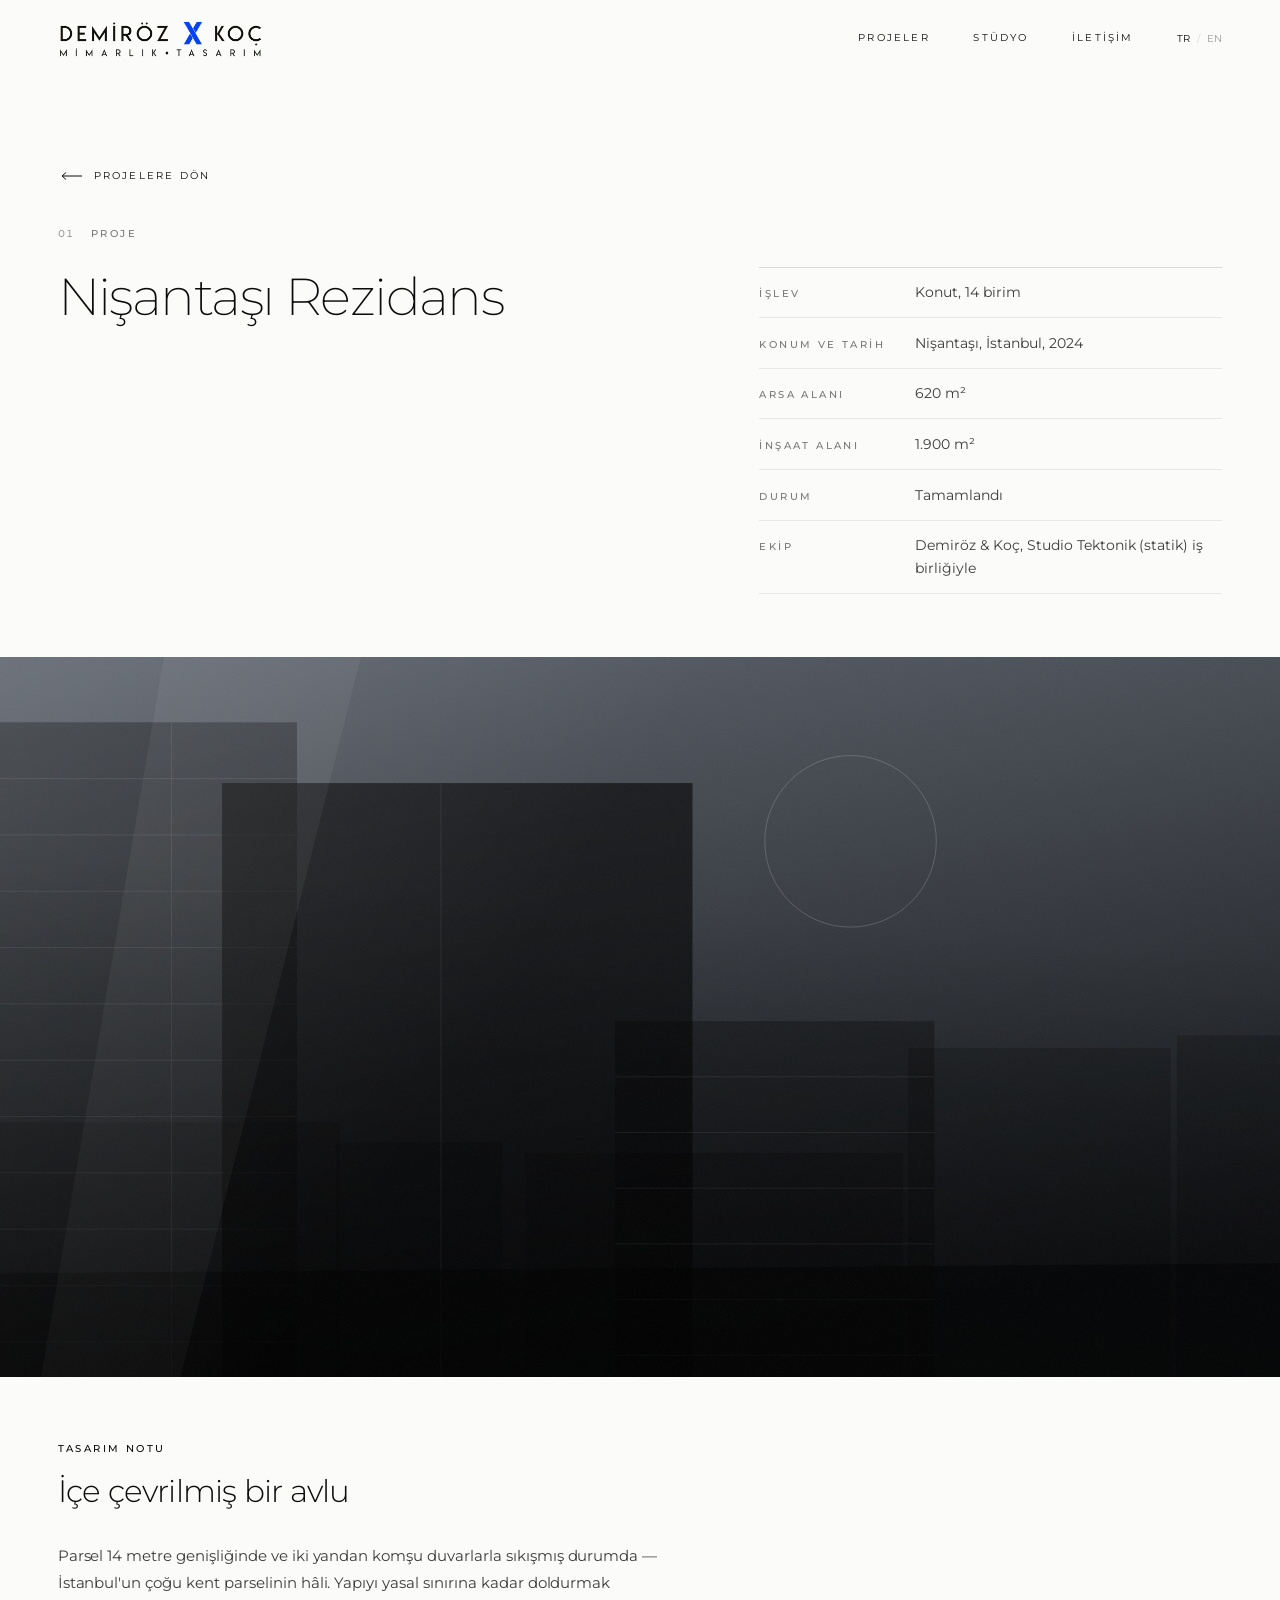
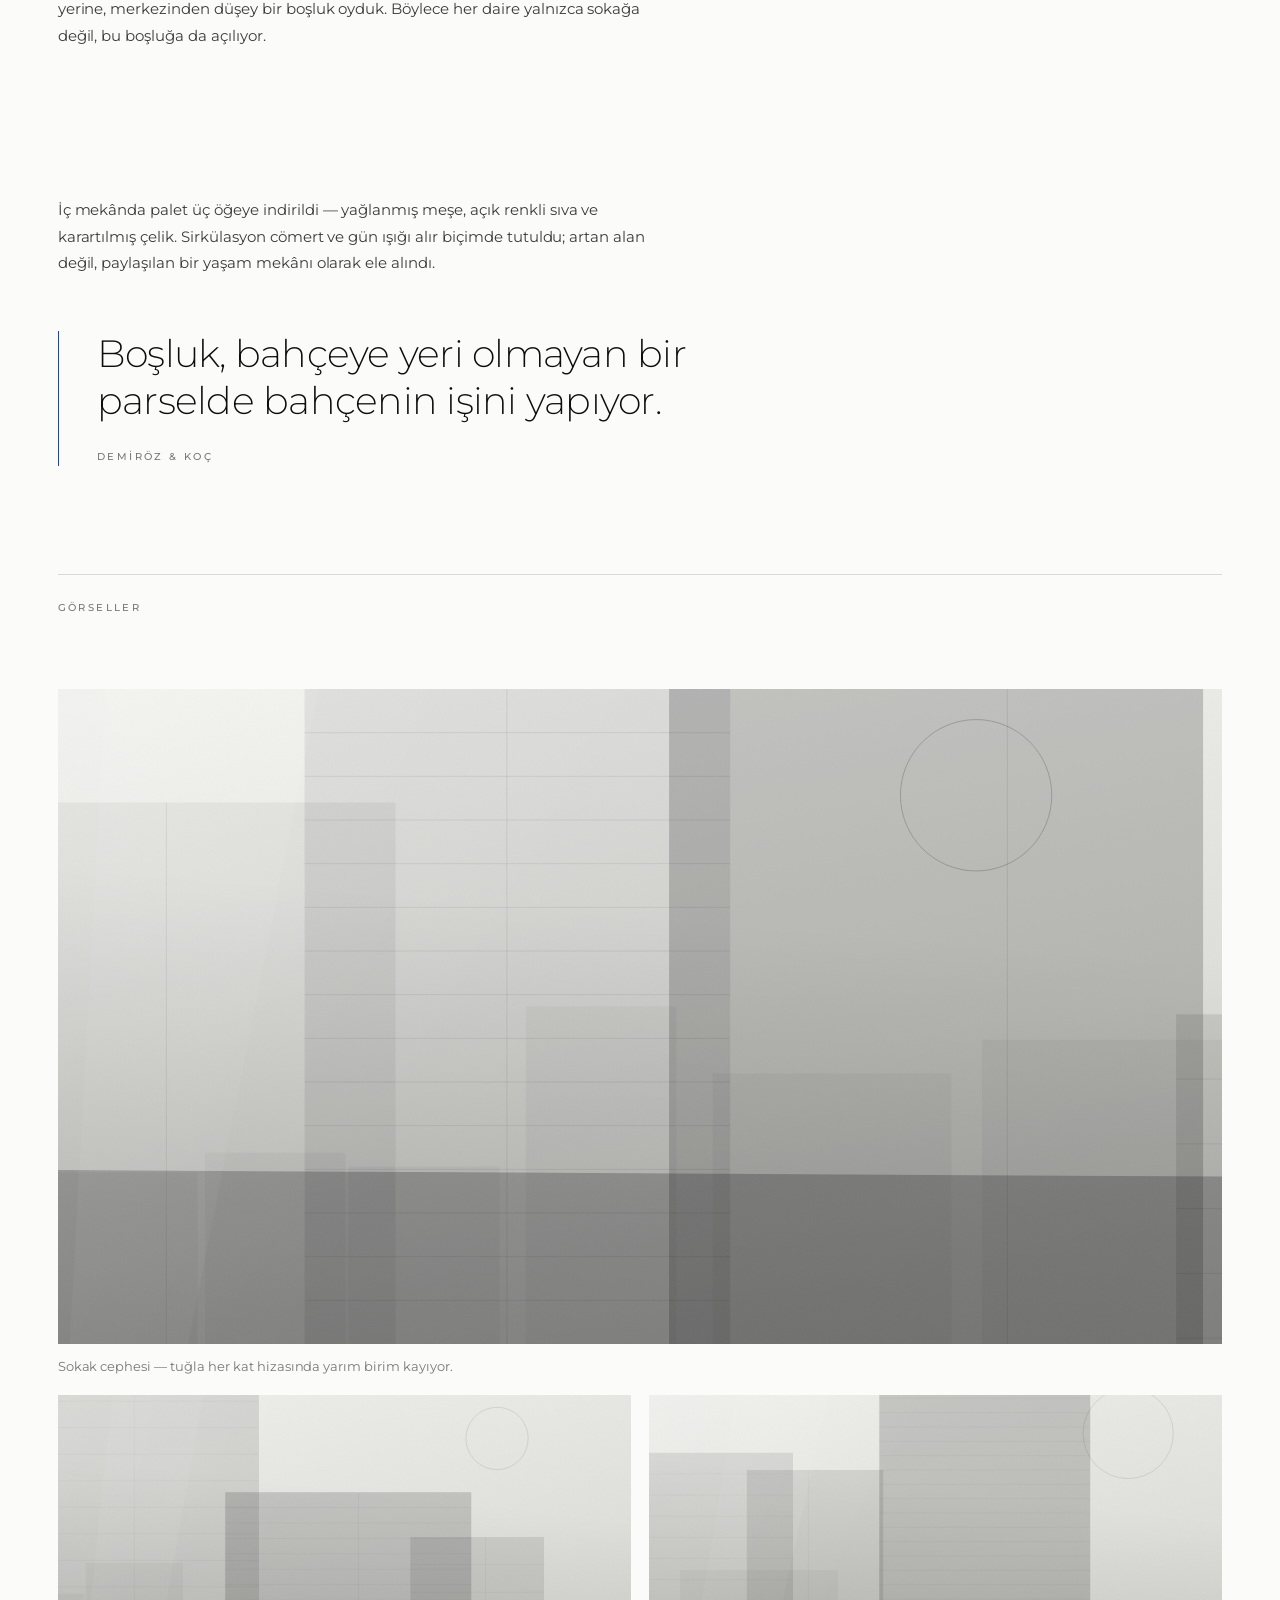
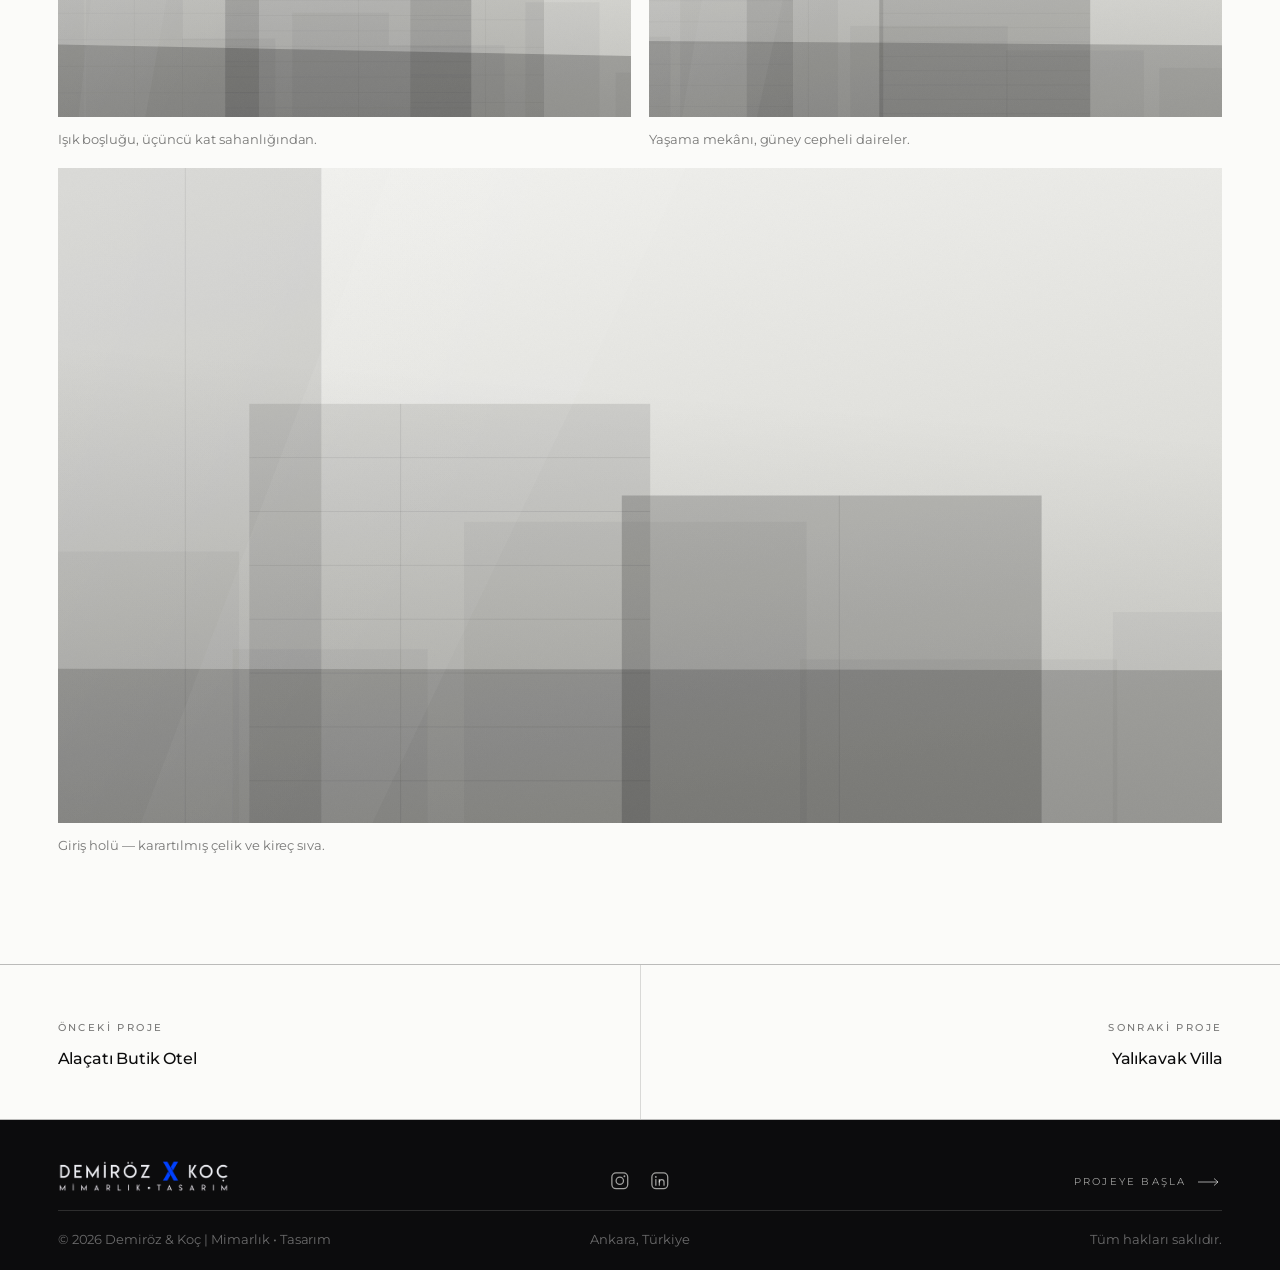
<file: proje.html>
<!DOCTYPE html>
<html lang="tr">
<head>
<meta charset="utf-8">
<meta name="viewport" content="width=device-width, initial-scale=1">
<title>Nişantaşı Rezidans | Demiröz &amp; Koç</title>
<meta name="description" content="Nişantaşı Rezidans — dar bir kent parselinde, her kata gün ışığı taşıyan bir ışık boşluğu çevresinde kurulan 1.900 m² konut yapısı.">
<!-- ONIZLEME: icerik yer tutucu oldugu surece arama motorlarina kapali.
     Yayina cikarken bu satiri SILIN. -->
<meta name="robots" content="noindex, nofollow">
<link rel="icon" type="image/png" href="assets/favicon.png">
<link rel="preconnect" href="https://fonts.googleapis.com">
<link rel="preconnect" href="https://fonts.gstatic.com" crossorigin>
<link href="https://fonts.googleapis.com/css2?family=Montserrat:wght@200;300;400;500;600&display=swap" rel="stylesheet">
<link rel="stylesheet" href="css/main.css?v=2">
</head>
<body data-page="project" data-title-en="Nişantaşı Residence | Demiröz &amp; Koç">

<div class="progress" id="progress" aria-hidden="true"></div>

<header class="site-head" id="siteHead">
  <div class="shell site-head__inner">
    <a class="brand" href="index.html" aria-label="Demiröz &amp; Koç — Anasayfa">
      <img class="brand__dark"  src="assets/logo-tr.png" data-src-tr="assets/logo-tr.png" data-src-en="assets/logo-en.png" alt="Demiröz &amp; Koç Mimarlık • Tasarım">
      <img class="brand__light" src="assets/logo-tr-w.png" data-src-tr="assets/logo-tr-w.png" data-src-en="assets/logo-en-w.png" alt="" aria-hidden="true">
    </a>
    <nav class="nav" aria-label="Ana menü">
      <a href="projeler.html" data-i18n="nav.works">Projeler</a>
      <a href="studyo.html"   data-i18n="nav.studio">Stüdyo</a>
      <a href="iletisim.html" data-i18n="nav.contact">İletişim</a>
      <span class="lang" role="group" aria-label="Dil / Language">
        <button type="button" data-lang-btn="tr" aria-pressed="true">TR</button>
        <span class="sep" aria-hidden="true">/</span>
        <button type="button" data-lang-btn="en" aria-pressed="false">EN</button>
      </span>
    </nav>
    <button class="nav-toggle" id="navToggle" aria-expanded="false" aria-controls="drawer" aria-label="Menü">
      <span class="nav-toggle__bar"></span><span class="nav-toggle__bar"></span>
    </button>
  </div>
</header>

<div class="drawer" id="drawer">
  <nav aria-label="Mobil menü">
    <ul class="drawer__list">
      <li><span class="num">01</span><a href="projeler.html" data-i18n="nav.works">Projeler</a></li>
      <li><span class="num">02</span><a href="studyo.html"   data-i18n="nav.studio">Stüdyo</a></li>
      <li><span class="num">03</span><a href="iletisim.html" data-i18n="nav.contact">İletişim</a></li>
    </ul>
  </nav>
  <div class="drawer__foot">
    <!-- Etiket "Instagram" degil "Sosyal": artik iki ag var. Kullanici adi yerine
         ag adlari yaziyor, footer ile ayni bicim. -->
    <span class="label" data-i18n="contact.socialLabel">Sosyal</span>
    <a class="link" href="https://www.instagram.com/demiroz_koc_architects/" target="_blank" rel="noopener">Instagram</a>
    <a class="link" href="https://www.linkedin.com/company/demi%CC%87r%C3%B6z-x-ko%C3%A7-architecture-design/" target="_blank" rel="noopener" data-i18n="foot.linkedin">LinkedIn</a>
    <span class="lang" role="group" aria-label="Dil / Language">
      <button type="button" data-lang-btn="tr" aria-pressed="true">TR</button>
      <span class="sep" aria-hidden="true">/</span>
      <button type="button" data-lang-btn="en" aria-pressed="false">EN</button>
    </span>
  </div>
</div>

<main id="main" data-gallery>

  <!-- ---------- Title ---------- -->
  <section class="page-head shell">
    <a class="alink" href="projeler.html" data-reveal style="margin-bottom:2.5rem">
      <svg viewBox="0 0 24 8" aria-hidden="true" style="transform:rotate(180deg)"><line class="a-shaft" x1="0" y1="4" x2="20" y2="4"/><polyline class="a-head" points="16,0.5 20,4 16,7.5"/></svg>
      <span data-i18n="cta.backToWorks">Projelere Dön</span>
    </a>
    <p class="label" data-reveal><span class="num">01</span> &nbsp; <span data-i18n="proj.label">Proje</span></p>
    <div class="page-head__row page-head__row--top" style="margin-top:1.5rem">
      <h1 class="h1"><span data-reveal-mask><span>Nişantaşı Rezidans</span></span></h1>

      <!-- PROJE KÜNYESİ — her proje sayfasında baslikla yan yana duran blok.
           Alti satir sabit; degeri bilinmiyorsa em-dash (—) birakin. -->
      <dl class="spec" data-reveal data-reveal-delay="1">
        <div class="spec__row">
          <dt class="label" data-i18n="s.func">İşlev</dt>
          <dd data-i18n="proj.f.type.v">Konut, 14 birim</dd>
        </div>
        <div class="spec__row">
          <dt class="label" data-i18n="s.loc">Konum ve Tarih</dt>
          <dd data-i18n="proj.f.loc.v">Nişantaşı, İstanbul, 2024</dd>
        </div>
        <div class="spec__row">
          <dt class="label" data-i18n="s.site">Arsa Alanı</dt>
          <dd>620 m²</dd>
        </div>
        <div class="spec__row">
          <dt class="label" data-i18n="s.gfa">İnşaat Alanı</dt>
          <dd>1.900 m²</dd>
        </div>
        <div class="spec__row">
          <dt class="label" data-i18n="s.status">Durum</dt>
          <dd data-i18n="proj.f.status.v">Tamamlandı</dd>
        </div>
        <div class="spec__row">
          <dt class="label" data-i18n="s.team">Ekip</dt>
          <dd data-i18n="proj.f.team.v">Demiröz &amp; Koç, Studio Tektonik (statik) iş birliğiyle</dd>
        </div>
      </dl>
    </div>
  </section>

  <!-- ---------- Hero image ---------- -->
  <figure class="proj-hero" style="margin:0">
    <img src="assets/img/d-01.svg" alt="Nişantaşı Rezidans — sokak cephesi">
  </figure>

  <!-- ---------- Brief ---------- -->
  <section class="section shell" style="padding-top:clamp(3rem,7vh,5rem)">
    <div class="split">
      <div data-reveal>
        <p class="label label--ink" data-i18n="proj.briefLabel">Tasarım Notu</p>
      </div>
      <div>
        <h2 class="h2" data-reveal data-i18n="proj.briefTitle">İçe çevrilmiş bir avlu</h2>
        <div style="margin-top:2rem">
          <p class="body-text" data-reveal data-reveal-delay="1" data-i18n="proj.p1">Parsel 14 metre genişliğinde ve iki yandan komşu duvarlarla sıkışmış durumda — İstanbul'un çoğu kent parselinin hâli. Yapıyı yasal sınırına kadar doldurmak yerine, merkezinden düşey bir boşluk oyduk. Böylece her daire yalnızca sokağa değil, bu boşluğa da açılıyor.</p>
          <p class="body-text" data-reveal data-i18n="proj.p2">Cephe tek bir malzemeden oluşuyor: elle örülmüş, kireç badanalı tuğla. Her kat hizasında yarım birim kayan düşey derz düzeni, cepheye gölgesini süslemeyle değil derinlikle veriyor. Pencere boşlukları bir desene göre değil, ardındaki odaya göre boyutlandırıldı; kompozisyon böylece içindeki yaşamı kaydediyor.</p>
          <p class="body-text" data-reveal data-i18n="proj.p3">İç mekânda palet üç öğeye indirildi — yağlanmış meşe, açık renkli sıva ve karartılmış çelik. Sirkülasyon cömert ve gün ışığı alır biçimde tutuldu; artan alan değil, paylaşılan bir yaşam mekânı olarak ele alındı.</p>
        </div>
      </div>
    </div>
  </section>

  <!-- ---------- Quote ---------- -->
  <section class="shell" style="padding-bottom:var(--section)">
    <blockquote class="quote" data-reveal>
      <p data-i18n="proj.quote">Boşluk, bahçeye yeri olmayan bir parselde bahçenin işini yapıyor.</p>
      <footer class="label" data-i18n="proj.quoteBy">Demiröz &amp; Koç</footer>
    </blockquote>
  </section>

  <!-- ---------- Gallery ---------- -->
  <section class="shell" style="padding-bottom:var(--section)">
    <div class="sec-head">
      <p class="label" data-reveal data-i18n="proj.galLabel">Görseller</p>
      <div></div>
    </div>
    <div class="gallery">
      <figure class="is-wide" data-reveal>
        <img src="assets/img/d-02.svg" alt="Sokak cephesi detayı" loading="lazy">
        <figcaption class="small" data-i18n="proj.cap1">Sokak cephesi — tuğla her kat hizasında yarım birim kayıyor.</figcaption>
      </figure>
      <figure data-reveal>
        <img src="assets/img/d-03.svg" alt="Işık boşluğu" loading="lazy">
        <figcaption class="small" data-i18n="proj.cap2">Işık boşluğu, üçüncü kat sahanlığından.</figcaption>
      </figure>
      <figure data-reveal data-reveal-delay="1">
        <img src="assets/img/p-05.svg" alt="Yaşama mekânı" loading="lazy">
        <figcaption class="small" data-i18n="proj.cap3">Yaşama mekânı, güney cepheli daireler.</figcaption>
      </figure>
      <figure class="is-wide" data-reveal>
        <img src="assets/img/d-04.svg" alt="Giriş holü" loading="lazy">
        <figcaption class="small" data-i18n="proj.cap4">Giriş holü — karartılmış çelik ve kireç sıva.</figcaption>
      </figure>
    </div>
  </section>

  <!-- ---------- Pager ---------- -->
  <nav class="pager" aria-label="Proje gezinmesi">
    <a href="proje.html">
      <span class="shell" style="display:block">
        <span class="label" data-i18n="proj.prev">Önceki Proje</span>
        <span class="h3" style="display:block; margin-top:.5rem">Alaçatı Butik Otel</span>
      </span>
    </a>
    <a href="proje.html">
      <span class="shell" style="display:block">
        <span class="label" data-i18n="proj.next">Sonraki Proje</span>
        <span class="h3" style="display:block; margin-top:.5rem">Yalıkavak Villa</span>
      </span>
    </a>
  </nav>

</main>

<footer class="site-foot">
  <div class="shell">
    <!-- Tek satir: solda logo, ortada sosyal piktogramlar, sagda "Projeye Başla".
         Ucu de alt hizalı, hepsi telif cizgisinin hemen ustunde duruyor.
         Menu ve iletisim kolonlari kaldirildi (bkz. css/main.css .site-foot). -->
    <div class="foot__top">
      <div class="foot__brand">
        <img src="assets/logo-tr-w.png" data-src-tr="assets/logo-tr-w.png" data-src-en="assets/logo-en-w.png" alt="Demiröz &amp; Koç">
      </div>

      <!-- Piktogram: iki ag adini yazmak yerine iki isaret. Ikisi de ayni
           cizgi kalinliginda, ayni yuvarlak kosede kare icinde — LinkedIn'in
           dolu resmi logosu Instagram'in cizgisel isaretinin yaninda uyumsuz
           duruyordu. aria-label ekran okuyucu icin adi tasiyor. -->
      <div class="foot__social">
        <a href="https://www.instagram.com/demiroz_koc_architects/" target="_blank" rel="noopener" aria-label="Instagram">
          <svg viewBox="0 0 24 24" aria-hidden="true" fill="none" stroke="currentColor" stroke-width="1.4" stroke-linecap="round">
            <rect x="3.2" y="3.2" width="17.6" height="17.6" rx="4.6"/>
            <circle cx="12" cy="12" r="4.1"/>
            <circle cx="17.1" cy="6.9" r="1.05" fill="currentColor" stroke="none"/>
          </svg>
        </a>
        <a href="https://www.linkedin.com/company/demi%CC%87r%C3%B6z-x-ko%C3%A7-architecture-design/" target="_blank" rel="noopener" aria-label="LinkedIn">
          <svg viewBox="0 0 24 24" aria-hidden="true" fill="none" stroke="currentColor" stroke-width="1.4" stroke-linecap="round">
            <rect x="3.2" y="3.2" width="17.6" height="17.6" rx="4.6"/>
            <circle cx="7.6" cy="7.7" r="1.05" fill="currentColor" stroke="none"/>
            <line x1="7.6" y1="10.6" x2="7.6" y2="16.9"/>
            <line x1="11.5" y1="10.6" x2="11.5" y2="16.9"/>
            <path d="M11.5 13.3a2.6 2.6 0 0 1 5.2 0v3.6"/>
          </svg>
        </a>
      </div>

        <a class="alink foot__cta" href="iletisim.html">
          <span data-i18n="cta.startProject">Projeye Başla</span>
          <svg viewBox="0 0 24 8" aria-hidden="true"><line class="a-shaft" x1="0" y1="4" x2="20" y2="4"/><polyline class="a-head" points="16,0.5 20,4 16,7.5"/></svg>
        </a>
    </div>

    <div class="foot__bottom">
      <p class="small">© <span id="year">2026</span> Demiröz &amp; Koç | <span data-i18n="foot.lockup">Mimarlık • Tasarım</span></p>
      <!-- Sehir iki dilde de ayni, ceviri anahtari yok. -->
      <p class="small">Ankara, Türkiye</p>
      <p class="small" data-i18n="foot.rights">Tüm hakları saklıdır.</p>
    </div>
  </div>
</footer>

<script src="js/i18n.js?v=2"></script>
<script src="js/main.js?v=2"></script>
</body>
</html>
</file>
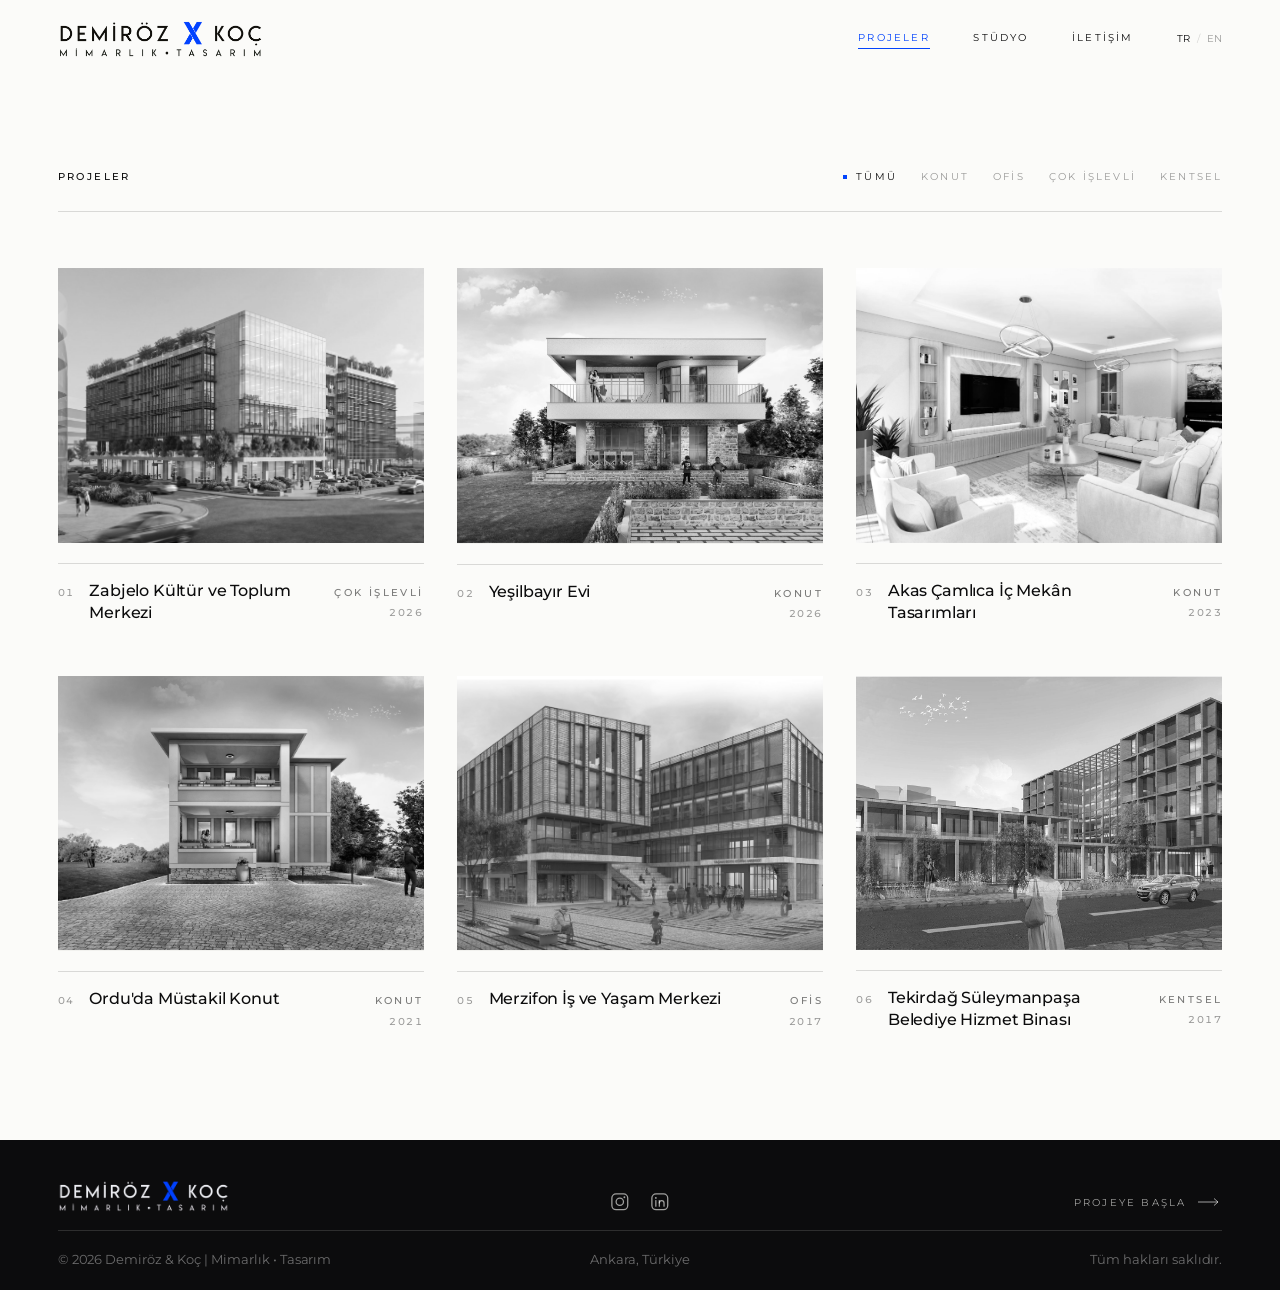
<file: projeler.html>
<!DOCTYPE html>
<html lang="tr">
<head>
<meta charset="utf-8">
<meta name="viewport" content="width=device-width, initial-scale=1">
<title>Projeler | Demiröz &amp; Koç</title>
<meta name="description" content="Demiröz &amp; Koç mimarlık projeleri: konut, ofis, çok işlevli ve kentsel yapılar.">
<!-- ONIZLEME: icerik yer tutucu oldugu surece arama motorlarina kapali.
     Yayina cikarken bu satiri SILIN. -->
<meta name="robots" content="noindex, nofollow">
<link rel="icon" type="image/png" href="assets/favicon.png">
<link rel="preconnect" href="https://fonts.googleapis.com">
<link rel="preconnect" href="https://fonts.gstatic.com" crossorigin>
<link href="https://fonts.googleapis.com/css2?family=Montserrat:wght@200;300;400;500;600&display=swap" rel="stylesheet">
<link rel="stylesheet" href="css/main.css?v=2">
</head>
<body data-page="works" data-title-en="Works | Demiröz &amp; Koç">

<div class="progress" id="progress" aria-hidden="true"></div>

<header class="site-head" id="siteHead">
  <div class="shell site-head__inner">
    <a class="brand" href="index.html" aria-label="Demiröz &amp; Koç — Anasayfa">
      <img class="brand__dark"  src="assets/logo-tr.png" data-src-tr="assets/logo-tr.png" data-src-en="assets/logo-en.png" alt="Demiröz &amp; Koç Mimarlık • Tasarım">
      <img class="brand__light" src="assets/logo-tr-w.png" data-src-tr="assets/logo-tr-w.png" data-src-en="assets/logo-en-w.png" alt="" aria-hidden="true">
    </a>
    <nav class="nav" aria-label="Ana menü">
      <a href="projeler.html" data-i18n="nav.works">Projeler</a>
      <a href="studyo.html"   data-i18n="nav.studio">Stüdyo</a>
      <a href="iletisim.html" data-i18n="nav.contact">İletişim</a>
      <span class="lang" role="group" aria-label="Dil / Language">
        <button type="button" data-lang-btn="tr" aria-pressed="true">TR</button>
        <span class="sep" aria-hidden="true">/</span>
        <button type="button" data-lang-btn="en" aria-pressed="false">EN</button>
      </span>
    </nav>
    <button class="nav-toggle" id="navToggle" aria-expanded="false" aria-controls="drawer" aria-label="Menü">
      <span class="nav-toggle__bar"></span><span class="nav-toggle__bar"></span>
    </button>
  </div>
</header>

<div class="drawer" id="drawer">
  <nav aria-label="Mobil menü">
    <ul class="drawer__list">
      <li><span class="num">01</span><a href="projeler.html" data-i18n="nav.works">Projeler</a></li>
      <li><span class="num">02</span><a href="studyo.html"   data-i18n="nav.studio">Stüdyo</a></li>
      <li><span class="num">03</span><a href="iletisim.html" data-i18n="nav.contact">İletişim</a></li>
    </ul>
  </nav>
  <div class="drawer__foot">
    <!-- Etiket "Instagram" degil "Sosyal": artik iki ag var. Kullanici adi yerine
         ag adlari yaziyor, footer ile ayni bicim. -->
    <span class="label" data-i18n="contact.socialLabel">Sosyal</span>
    <a class="link" href="https://www.instagram.com/demiroz_koc_architects/" target="_blank" rel="noopener">Instagram</a>
    <a class="link" href="https://www.linkedin.com/company/demi%CC%87r%C3%B6z-x-ko%C3%A7-architecture-design/" target="_blank" rel="noopener" data-i18n="foot.linkedin">LinkedIn</a>
    <span class="lang" role="group" aria-label="Dil / Language">
      <button type="button" data-lang-btn="tr" aria-pressed="true">TR</button>
      <span class="sep" aria-hidden="true">/</span>
      <button type="button" data-lang-btn="en" aria-pressed="false">EN</button>
    </span>
  </div>
</div>

<main id="main">

  <!-- Sayfa basligi ayri bir bolum degil: "Projeler" filtre satirinin solunda,
       kategorilerle ayni hizada duruyor. -->
  <section class="shell" style="padding-top:clamp(7.5rem,18vh,12rem); padding-bottom:var(--section)">

    <div class="filters" id="filters" role="group" aria-label="Kategori filtresi">
      <h1 class="label label--ink filters__title" data-i18n="works.title">Projeler</h1>
      <button type="button" data-filter="all"     aria-pressed="true"  data-i18n="cat.all">Tümü</button>
      <button type="button" data-filter="housing" aria-pressed="false" data-i18n="cat.housing">Konut</button>
      <button type="button" data-filter="office"  aria-pressed="false" data-i18n="cat.office">Ofis</button>
      <button type="button" data-filter="multi"   aria-pressed="false" data-i18n="cat.multi">Çok İşlevli</button>
      <button type="button" data-filter="urban"   aria-pressed="false" data-i18n="cat.urban">Kentsel</button>
    </div>

    <div class="work-grid" id="workGrid">

      <a class="work" href="zabjelo.html" data-cat="multi" data-reveal>
        <!-- object-position: kart 4:3'e kirpiyor, render 1,79:1. Binanin govdesi
             kaynakta x 285-1553 arasinda, yani merkezi 919 — gorselin merkezi
             1000. Varsayilan "center" kirpma binayi 81 px sola kaydiriyordu;
             %34 pencereyi sola alip binayi kare icinde ortaliyor. -->
        <div class="work__media"><img src="assets/img/zabjelo/cover.jpg" alt="Zabjelo Kültür ve Toplum Merkezi" loading="lazy" style="object-position:34% center"></div>
        <div class="work__bar">
          <span class="work__title"><span class="num">01</span><span class="h3" data-i18n="z.title">Zabjelo Kültür ve Toplum Merkezi</span></span>
          <span class="work__tags"><span class="label" data-i18n="cat.multi">Çok İşlevli</span><span class="num">2026</span></span>
        </div>
      </a>

      <a class="work" href="yesilbayir.html" data-cat="housing" data-reveal data-reveal-delay="1">
        <div class="work__media"><img src="assets/img/yesilbayir/render-02.jpg" alt="Yeşilbayır Evi" loading="lazy"></div>
        <div class="work__bar">
          <span class="work__title"><span class="num">02</span><span class="h3" data-i18n="yesilbayir.title">Yeşilbayır Evi</span></span>
          <span class="work__tags"><span class="label" data-i18n="cat.housing">Konut</span><span class="num">2026</span></span>
        </div>
      </a>

      <a class="work" href="akas.html" data-cat="housing" data-reveal data-reveal-delay="2">
        <div class="work__media"><img src="assets/img/akas/salon-01.jpg" alt="Akas Çamlıca İç Mekân Tasarımları" loading="lazy"></div>
        <div class="work__bar">
          <span class="work__title"><span class="num">03</span><span class="h3" data-i18n="akas.title">Akas Çamlıca İç Mekân Tasarımları</span></span>
          <span class="work__tags"><span class="label" data-i18n="cat.housing">Konut</span><span class="num">2023</span></span>
        </div>
      </a>

      <a class="work" href="ordu.html" data-cat="housing" data-reveal>
        <div class="work__media"><img src="assets/img/ordu/render-02.jpg" alt="Ordu'da Müstakil Konut" loading="lazy"></div>
        <div class="work__bar">
          <span class="work__title"><span class="num">04</span><span class="h3" data-i18n="ordu.title">Ordu'da Müstakil Konut</span></span>
          <span class="work__tags"><span class="label" data-i18n="cat.housing">Konut</span><span class="num">2021</span></span>
        </div>
      </a>

      <a class="work" href="merzifon.html" data-cat="office" data-reveal data-reveal-delay="1">
        <div class="work__media"><img src="assets/img/merzifon/render-01.jpg" alt="Merzifon İş ve Yaşam Merkezi" loading="lazy"></div>
        <div class="work__bar">
          <span class="work__title"><span class="num">05</span><span class="h3" data-i18n="merzifon.title">Merzifon İş ve Yaşam Merkezi</span></span>
          <span class="work__tags"><span class="label" data-i18n="cat.office">Ofis</span><span class="num">2017</span></span>
        </div>
      </a>

      <a class="work" href="tekirdag.html" data-cat="urban" data-reveal data-reveal-delay="2">
        <div class="work__media"><img src="assets/img/tekirdag/render-02.jpg" alt="Tekirdağ Süleymanpaşa Belediye Hizmet Binası" loading="lazy"></div>
        <div class="work__bar">
          <span class="work__title"><span class="num">06</span><span class="h3" data-i18n="tekirdag.title">Tekirdağ Süleymanpaşa Belediye Hizmet Binası</span></span>
          <span class="work__tags"><span class="label" data-i18n="cat.urban">Kentsel</span><span class="num">2017</span></span>
        </div>
      </a>

    </div>

    <p class="lede" id="workEmpty" hidden style="margin-top:3rem" data-i18n="works.empty">Bu kategoride henüz proje yok.</p>
  </section>

</main>

<footer class="site-foot">
  <div class="shell">
    <!-- Tek satir: solda logo, ortada sosyal piktogramlar, sagda "Projeye Başla".
         Ucu de alt hizalı, hepsi telif cizgisinin hemen ustunde duruyor.
         Menu ve iletisim kolonlari kaldirildi (bkz. css/main.css .site-foot). -->
    <div class="foot__top">
      <div class="foot__brand">
        <img src="assets/logo-tr-w.png" data-src-tr="assets/logo-tr-w.png" data-src-en="assets/logo-en-w.png" alt="Demiröz &amp; Koç">
      </div>

      <!-- Piktogram: iki ag adini yazmak yerine iki isaret. Ikisi de ayni
           cizgi kalinliginda, ayni yuvarlak kosede kare icinde — LinkedIn'in
           dolu resmi logosu Instagram'in cizgisel isaretinin yaninda uyumsuz
           duruyordu. aria-label ekran okuyucu icin adi tasiyor. -->
      <div class="foot__social">
        <a href="https://www.instagram.com/demiroz_koc_architects/" target="_blank" rel="noopener" aria-label="Instagram">
          <svg viewBox="0 0 24 24" aria-hidden="true" fill="none" stroke="currentColor" stroke-width="1.4" stroke-linecap="round">
            <rect x="3.2" y="3.2" width="17.6" height="17.6" rx="4.6"/>
            <circle cx="12" cy="12" r="4.1"/>
            <circle cx="17.1" cy="6.9" r="1.05" fill="currentColor" stroke="none"/>
          </svg>
        </a>
        <a href="https://www.linkedin.com/company/demi%CC%87r%C3%B6z-x-ko%C3%A7-architecture-design/" target="_blank" rel="noopener" aria-label="LinkedIn">
          <svg viewBox="0 0 24 24" aria-hidden="true" fill="none" stroke="currentColor" stroke-width="1.4" stroke-linecap="round">
            <rect x="3.2" y="3.2" width="17.6" height="17.6" rx="4.6"/>
            <circle cx="7.6" cy="7.7" r="1.05" fill="currentColor" stroke="none"/>
            <line x1="7.6" y1="10.6" x2="7.6" y2="16.9"/>
            <line x1="11.5" y1="10.6" x2="11.5" y2="16.9"/>
            <path d="M11.5 13.3a2.6 2.6 0 0 1 5.2 0v3.6"/>
          </svg>
        </a>
      </div>

        <a class="alink foot__cta" href="iletisim.html">
          <span data-i18n="cta.startProject">Projeye Başla</span>
          <svg viewBox="0 0 24 8" aria-hidden="true"><line class="a-shaft" x1="0" y1="4" x2="20" y2="4"/><polyline class="a-head" points="16,0.5 20,4 16,7.5"/></svg>
        </a>
    </div>

    <div class="foot__bottom">
      <p class="small">© <span id="year">2026</span> Demiröz &amp; Koç | <span data-i18n="foot.lockup">Mimarlık • Tasarım</span></p>
      <!-- Sehir iki dilde de ayni, ceviri anahtari yok. -->
      <p class="small">Ankara, Türkiye</p>
      <p class="small" data-i18n="foot.rights">Tüm hakları saklıdır.</p>
    </div>
  </div>
</footer>

<script src="js/i18n.js?v=2"></script>
<script src="js/main.js?v=2"></script>
</body>
</html>
</file>
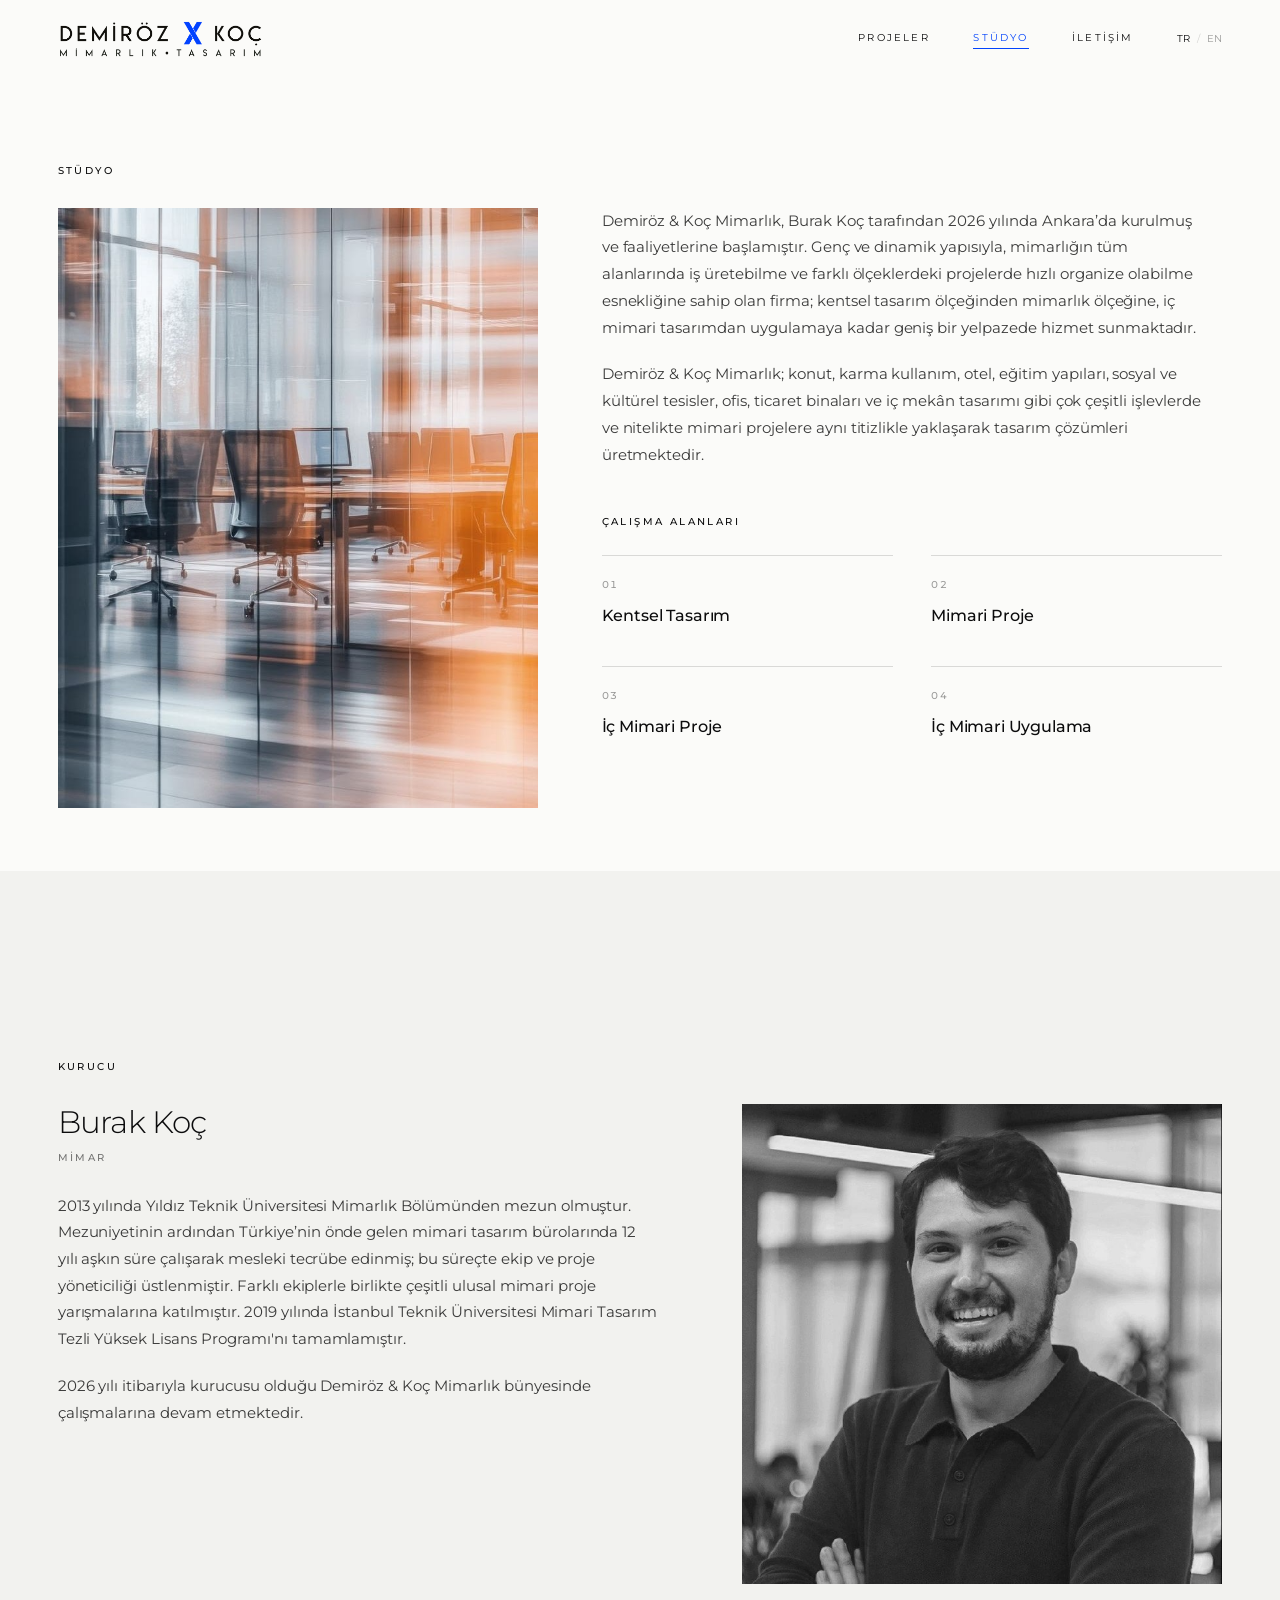
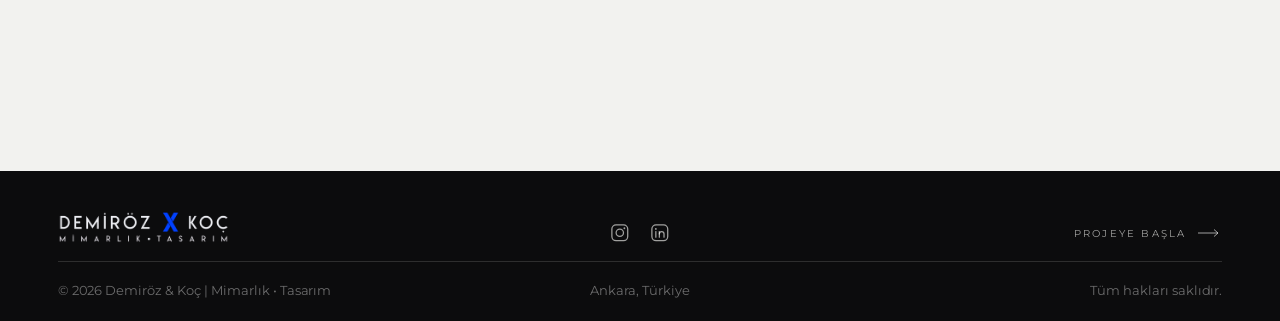
<file: studyo.html>
<!DOCTYPE html>
<html lang="tr">
<head>
<meta charset="utf-8">
<meta name="viewport" content="width=device-width, initial-scale=1">
<title>Stüdyo | Demiröz &amp; Koç</title>
<meta name="description" content="Demiröz &amp; Koç Mimarlık — 2026'da Ankara'da kurulan mimarlık ofisi. Çalışma alanları ve ekip.">
<!-- ONIZLEME: icerik yer tutucu oldugu surece arama motorlarina kapali.
     Yayina cikarken bu satiri SILIN. -->
<meta name="robots" content="noindex, nofollow">
<link rel="icon" type="image/png" href="assets/favicon.png">
<link rel="preconnect" href="https://fonts.googleapis.com">
<link rel="preconnect" href="https://fonts.gstatic.com" crossorigin>
<link href="https://fonts.googleapis.com/css2?family=Montserrat:wght@200;300;400;500;600&display=swap" rel="stylesheet">
<link rel="stylesheet" href="css/main.css?v=2">
</head>
<body data-page="studio" data-title-en="Studio | Demiröz &amp; Koç">

<div class="progress" id="progress" aria-hidden="true"></div>

<header class="site-head" id="siteHead">
  <div class="shell site-head__inner">
    <a class="brand" href="index.html" aria-label="Demiröz &amp; Koç — Anasayfa">
      <img class="brand__dark"  src="assets/logo-tr.png" data-src-tr="assets/logo-tr.png" data-src-en="assets/logo-en.png" alt="Demiröz &amp; Koç Mimarlık • Tasarım">
      <img class="brand__light" src="assets/logo-tr-w.png" data-src-tr="assets/logo-tr-w.png" data-src-en="assets/logo-en-w.png" alt="" aria-hidden="true">
    </a>
    <nav class="nav" aria-label="Ana menü">
      <a href="projeler.html" data-i18n="nav.works">Projeler</a>
      <a href="studyo.html"   data-i18n="nav.studio">Stüdyo</a>
      <a href="iletisim.html" data-i18n="nav.contact">İletişim</a>
      <span class="lang" role="group" aria-label="Dil / Language">
        <button type="button" data-lang-btn="tr" aria-pressed="true">TR</button>
        <span class="sep" aria-hidden="true">/</span>
        <button type="button" data-lang-btn="en" aria-pressed="false">EN</button>
      </span>
    </nav>
    <button class="nav-toggle" id="navToggle" aria-expanded="false" aria-controls="drawer" aria-label="Menü">
      <span class="nav-toggle__bar"></span><span class="nav-toggle__bar"></span>
    </button>
  </div>
</header>

<div class="drawer" id="drawer">
  <nav aria-label="Mobil menü">
    <ul class="drawer__list">
      <li><span class="num">01</span><a href="projeler.html" data-i18n="nav.works">Projeler</a></li>
      <li><span class="num">02</span><a href="studyo.html"   data-i18n="nav.studio">Stüdyo</a></li>
      <li><span class="num">03</span><a href="iletisim.html" data-i18n="nav.contact">İletişim</a></li>
    </ul>
  </nav>
  <div class="drawer__foot">
    <!-- Etiket "Instagram" degil "Sosyal": artik iki ag var. Kullanici adi yerine
         ag adlari yaziyor, footer ile ayni bicim. -->
    <span class="label" data-i18n="contact.socialLabel">Sosyal</span>
    <a class="link" href="https://www.instagram.com/demiroz_koc_architects/" target="_blank" rel="noopener">Instagram</a>
    <a class="link" href="https://www.linkedin.com/company/demi%CC%87r%C3%B6z-x-ko%C3%A7-architecture-design/" target="_blank" rel="noopener" data-i18n="foot.linkedin">LinkedIn</a>
    <span class="lang" role="group" aria-label="Dil / Language">
      <button type="button" data-lang-btn="tr" aria-pressed="true">TR</button>
      <span class="sep" aria-hidden="true">/</span>
      <button type="button" data-lang-btn="en" aria-pressed="false">EN</button>
    </span>
  </div>
</div>

<main id="main">

  <!-- ---------- Intro ----------
       Buyuk baslik cumlesi kaldirildi (ofis yazisindan kisalttigim bir
       derlemeydi). Sayfa basliksiz kalmasin diye "Stüdyo" etiketi h1 oldu —
       gorunusu ayni kucuk etiket, projeler.html'deki kalibin aynisi.

       Etiket kendi basina bir bolumdeydi; bloklar dusey ortalanmaya gecince
       ustte tek basina kalip metinden kopuyordu. Simdi metnin ustunde, kendi
       blogunun etiketi olarak duruyor — asagidaki "Çalışma Alanları" ve
       "Kurucu" ile ayni kalip. Header bosluğunu .page-head veriyor.

       Girise tam genislikte bir proje renderi konmuyor; stüdyo sayfasi kendi
       fotografiyla acilyor. Gorsel VERI/office background.jpg dosyasindan
       dikey (4:5) kirpildi (assets/img/studyo/ofis.jpg).
       Metin, VERI/2026_WEB SİTESİ/stüdyo/ofis bilgi yazısı.docx dosyasindan
       oldugu gibi alindi.
       Sira: once metin, sonra fotograf. Asagidaki Kurucu blogu da ayni sirada,
       boylece iki blogun gorselleri sayfada ayni dusey hatta oturuyor. -->
  <section class="page-head shell">
    <!-- Etiket iki kolonun ustunde, tam genislikte: boylece asagida fotografin
         ust kenari paragrafin ust kenariyla ayni hizada baslayabiliyor. -->
    <h1 class="label label--ink" data-reveal data-i18n="studio.label">Stüdyo</h1>

    <!-- Solda ofis fotografi, sagda metin VE Çalışma Alanları. Alanlar daha once
         ayri bir bolumdeydi; fotograf 4:5 oldugu icin yanindaki metinden ~350px
         daha uzundu ve o bosluk bos kagit olarak kaliyordu. Alanlar o bosluga
         girince hem sayfa kisaldi hem de metin kolonunun sag kenari doldu
         (paragraf 60 karakterde bitiyor, alanlar kolonu sonuna kadar kullaniyor). -->
    <div class="studio-intro" style="margin-top:1.75rem">
      <figure class="studio-intro__media studio-intro__media--office" data-reveal>
        <img src="assets/img/studyo/ofis.jpg" alt="Cam bölmeler ardında bir çalışma alanı" loading="lazy">
      </figure>

      <div>
        <!-- "Ofis" basligi kaldirildi; paragraf dogrudan fotografin yaninda. -->
        <p class="body-text" data-reveal data-reveal-delay="1" data-i18n="studio.p1">Demiröz &amp; Koç Mimarlık, Burak Koç tarafından 2026 yılında Ankara’da kurulmuş ve faaliyetlerine başlamıştır. Genç ve dinamik yapısıyla, mimarlığın tüm alanlarında iş üretebilme ve farklı ölçeklerdeki projelerde hızlı organize olabilme esnekliğine sahip olan firma; kentsel tasarım ölçeğinden mimarlık ölçeğine, iç mimari tasarımdan uygulamaya kadar geniş bir yelpazede hizmet sunmaktadır.</p>
        <p class="body-text" data-reveal data-i18n="studio.p2">Demiröz &amp; Koç Mimarlık; konut, karma kullanım, otel, eğitim yapıları, sosyal ve kültürel tesisler, ofis, ticaret binaları ve iç mekân tasarımı gibi çok çeşitli işlevlerde ve nitelikte mimari projelere aynı titizlikle yaklaşarak tasarım çözümleri üretmektedir.</p>

        <!-- Ofis yazisinda gecen olcek ve yapi turleri; uydurma bir sey yok. -->
        <p class="label label--ink" style="margin-top:clamp(2.25rem,5vh,3.25rem)" data-reveal data-i18n="studio.servLabel">Çalışma Alanları</p>
        <div class="fields" style="margin-top:1.5rem">
          <div class="fields__col" data-reveal>
            <span class="num">01</span>
            <h3 class="h3" data-i18n="sv.1.t">Kentsel Tasarım</h3>
          </div>
          <div class="fields__col" data-reveal data-reveal-delay="1">
            <span class="num">02</span>
            <h3 class="h3" data-i18n="sv.2.t">Mimari Proje</h3>
          </div>
          <div class="fields__col" data-reveal data-reveal-delay="2">
            <span class="num">03</span>
            <h3 class="h3" data-i18n="sv.3.t">İç Mimari Proje</h3>
          </div>
          <div class="fields__col" data-reveal data-reveal-delay="3">
            <span class="num">04</span>
            <h3 class="h3" data-i18n="sv.4.t">İç Mimari Uygulama</h3>
          </div>
        </div>
      </div>
    </div>
  </section>

  <!-- ---------- Kurucu ----------
       "Ekip / Biz kimiz" basligi kaldirildi: gosterilecek tek kisi var, hem
       coğul baslik hem de uc kartlik .team gridi bosluk birakiyordu. Ozgecmis
       VERI/2026_WEB SİTESİ/stüdyo/burak koç cv.docx dosyasindan alindi.
       İkinci kurucunun bilgileri gelirse .team gridine donmek dogru olur. -->
  <!-- Kendi seridi: hafif farkli bir zemin, tam ekran yuksekligi ve icerigin
       dikey ortasi. Kaydirinca ekranda baska hicbir sey kalmiyor, bolum ayri bir
       sayfa gibi aciliyor — daha once ustteki alanlar seritleriyle ayni beyaz
       zeminde surup gidiyordu, hizalar tesadufi gorunuyordu.
       "Kurucu" etiketi iki kolonun ustunde, tam genislikte: portrenin ust kenari
       boylece etiketin ALTINDAN, "Burak Koç" satiriyla ayni hizada basliyor —
       ustteki ofis blogunun kalibinin aynisi. -->
  <section class="studio-founder">
    <div class="shell">
      <p class="label label--ink" data-reveal data-i18n="studio.teamLabel">Kurucu</p>

      <div class="studio-intro studio-intro--flip" style="margin-top:1.75rem">
        <div>
          <h2 class="h2" data-reveal>Burak Koç</h2>
          <!-- Bolum etiketi zaten "Kurucu" oldugu icin unvan satirinda yalnizca
               "Mimar" duruyor; ozgecmiste gecen tam unvan "Kurucu Ortak, Mimar". -->
          <p class="label" style="margin-top:.5rem" data-reveal data-i18n="team.2.r">Mimar</p>
          <p class="body-text" style="margin-top:1.6rem" data-reveal data-reveal-delay="1" data-i18n="team.2.d">2013 yılında Yıldız Teknik Üniversitesi Mimarlık Bölümünden mezun olmuştur. Mezuniyetinin ardından Türkiye’nin önde gelen mimari tasarım bürolarında 12 yılı aşkın süre çalışarak mesleki tecrübe edinmiş; bu süreçte ekip ve proje yöneticiliği üstlenmiştir. Farklı ekiplerle birlikte çeşitli ulusal mimari proje yarışmalarına katılmıştır. 2019 yılında İstanbul Teknik Üniversitesi Mimari Tasarım Tezli Yüksek Lisans Programı'nı tamamlamıştır.</p>
          <p class="body-text" style="margin-top:1.35em" data-reveal data-reveal-delay="1" data-i18n="team.2.d2">2026 yılı itibarıyla kurucusu olduğu Demiröz &amp; Koç Mimarlık bünyesinde çalışmalarına devam etmektedir.</p>
        </div>
        <figure class="studio-intro__media studio-intro__media--portrait" data-reveal data-reveal-delay="1">
          <img src="assets/img/studyo/burak-koc.jpg" alt="Burak Koç" loading="lazy">
        </figure>
      </div>
    </div>
  </section>

  <!-- Odul/seçki bolumu kaldirildi: ofis 2026'da kuruldu, 2021-2024 tarihli
       bir odul listesi tutarsiz olurdu. Gercek odul bilgisi geldiginde
       .lines kalibiyla geri eklenebilir. -->

</main>

<footer class="site-foot">
  <div class="shell">
    <!-- Tek satir: solda logo, ortada sosyal piktogramlar, sagda "Projeye Başla".
         Ucu de alt hizalı, hepsi telif cizgisinin hemen ustunde duruyor.
         Menu ve iletisim kolonlari kaldirildi (bkz. css/main.css .site-foot). -->
    <div class="foot__top">
      <div class="foot__brand">
        <img src="assets/logo-tr-w.png" data-src-tr="assets/logo-tr-w.png" data-src-en="assets/logo-en-w.png" alt="Demiröz &amp; Koç">
      </div>

      <!-- Piktogram: iki ag adini yazmak yerine iki isaret. Ikisi de ayni
           cizgi kalinliginda, ayni yuvarlak kosede kare icinde — LinkedIn'in
           dolu resmi logosu Instagram'in cizgisel isaretinin yaninda uyumsuz
           duruyordu. aria-label ekran okuyucu icin adi tasiyor. -->
      <div class="foot__social">
        <a href="https://www.instagram.com/demiroz_koc_architects/" target="_blank" rel="noopener" aria-label="Instagram">
          <svg viewBox="0 0 24 24" aria-hidden="true" fill="none" stroke="currentColor" stroke-width="1.4" stroke-linecap="round">
            <rect x="3.2" y="3.2" width="17.6" height="17.6" rx="4.6"/>
            <circle cx="12" cy="12" r="4.1"/>
            <circle cx="17.1" cy="6.9" r="1.05" fill="currentColor" stroke="none"/>
          </svg>
        </a>
        <a href="https://www.linkedin.com/company/demi%CC%87r%C3%B6z-x-ko%C3%A7-architecture-design/" target="_blank" rel="noopener" aria-label="LinkedIn">
          <svg viewBox="0 0 24 24" aria-hidden="true" fill="none" stroke="currentColor" stroke-width="1.4" stroke-linecap="round">
            <rect x="3.2" y="3.2" width="17.6" height="17.6" rx="4.6"/>
            <circle cx="7.6" cy="7.7" r="1.05" fill="currentColor" stroke="none"/>
            <line x1="7.6" y1="10.6" x2="7.6" y2="16.9"/>
            <line x1="11.5" y1="10.6" x2="11.5" y2="16.9"/>
            <path d="M11.5 13.3a2.6 2.6 0 0 1 5.2 0v3.6"/>
          </svg>
        </a>
      </div>

        <a class="alink foot__cta" href="iletisim.html">
          <span data-i18n="cta.startProject">Projeye Başla</span>
          <svg viewBox="0 0 24 8" aria-hidden="true"><line class="a-shaft" x1="0" y1="4" x2="20" y2="4"/><polyline class="a-head" points="16,0.5 20,4 16,7.5"/></svg>
        </a>
    </div>

    <div class="foot__bottom">
      <p class="small">© <span id="year">2026</span> Demiröz &amp; Koç | <span data-i18n="foot.lockup">Mimarlık • Tasarım</span></p>
      <!-- Sehir iki dilde de ayni, ceviri anahtari yok. -->
      <p class="small">Ankara, Türkiye</p>
      <p class="small" data-i18n="foot.rights">Tüm hakları saklıdır.</p>
    </div>
  </div>
</footer>

<script src="js/i18n.js?v=2"></script>
<script src="js/main.js?v=2"></script>
</body>
</html>
</file>
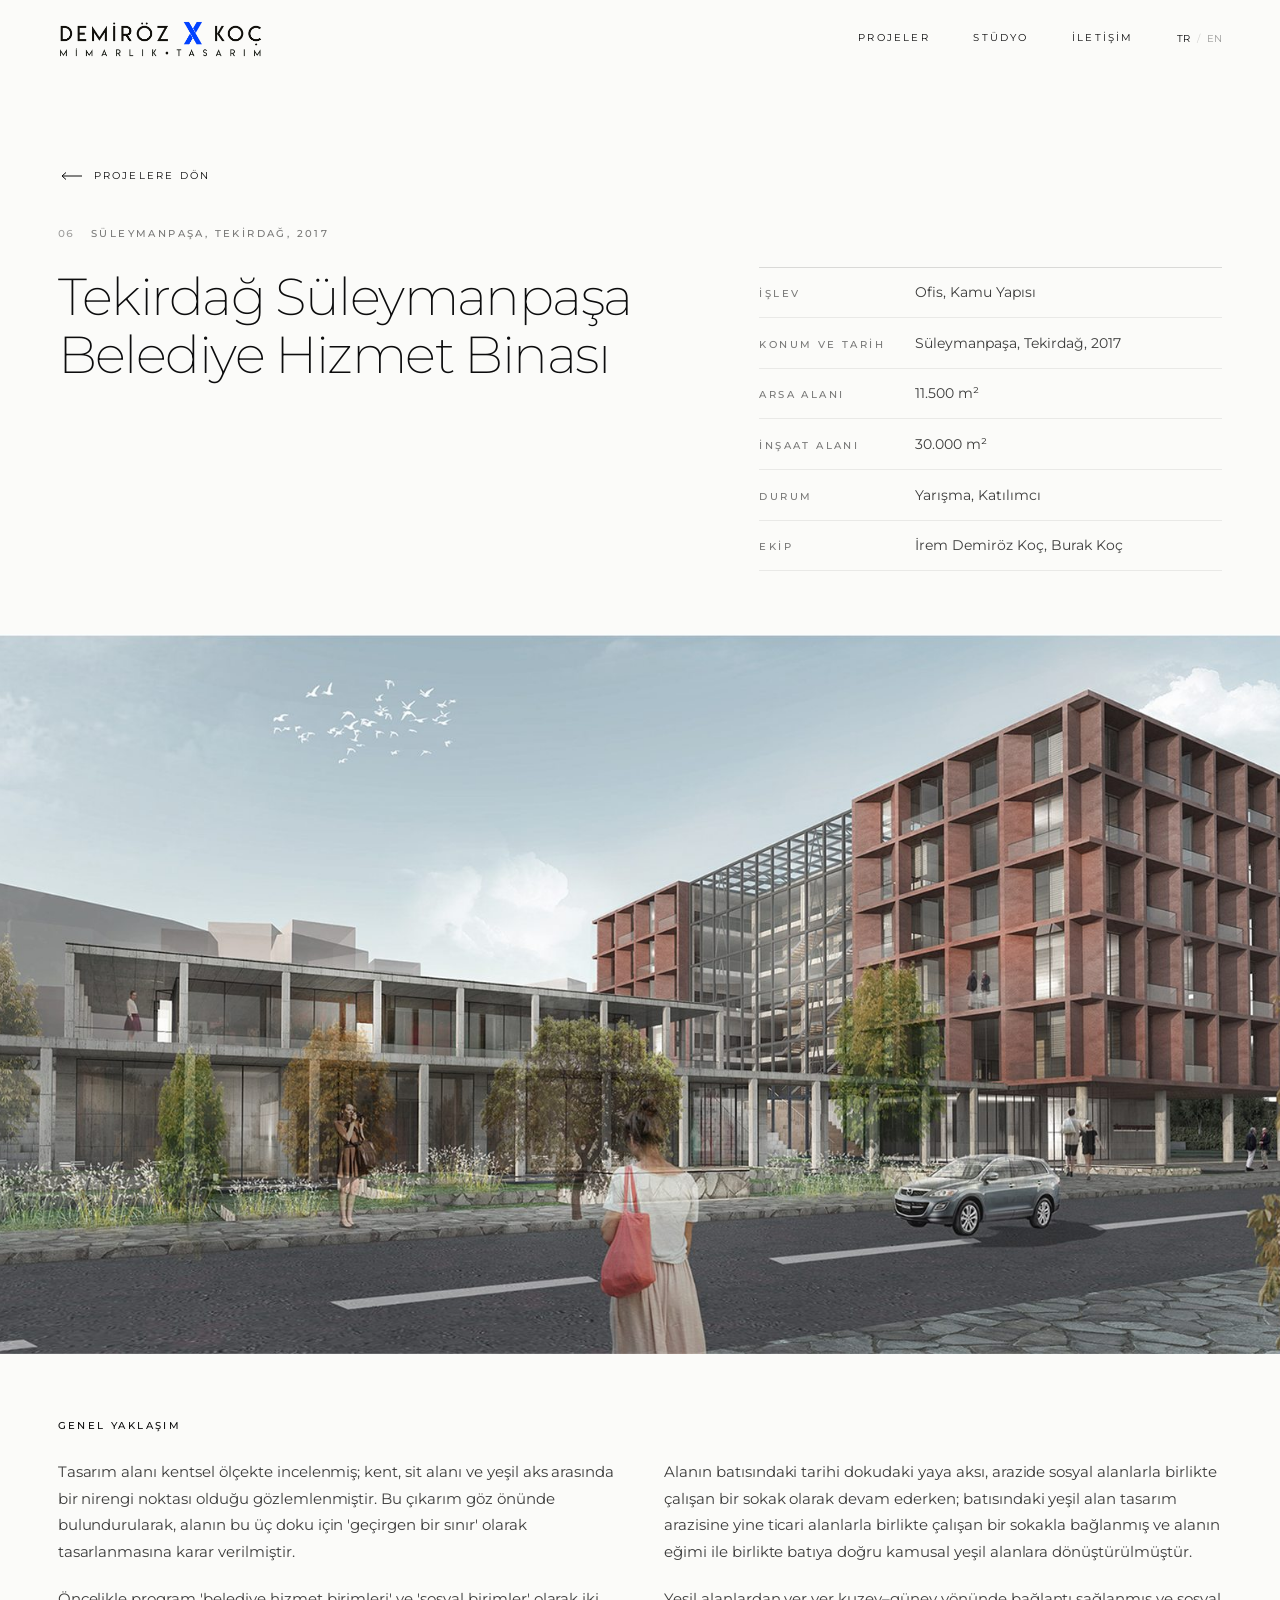
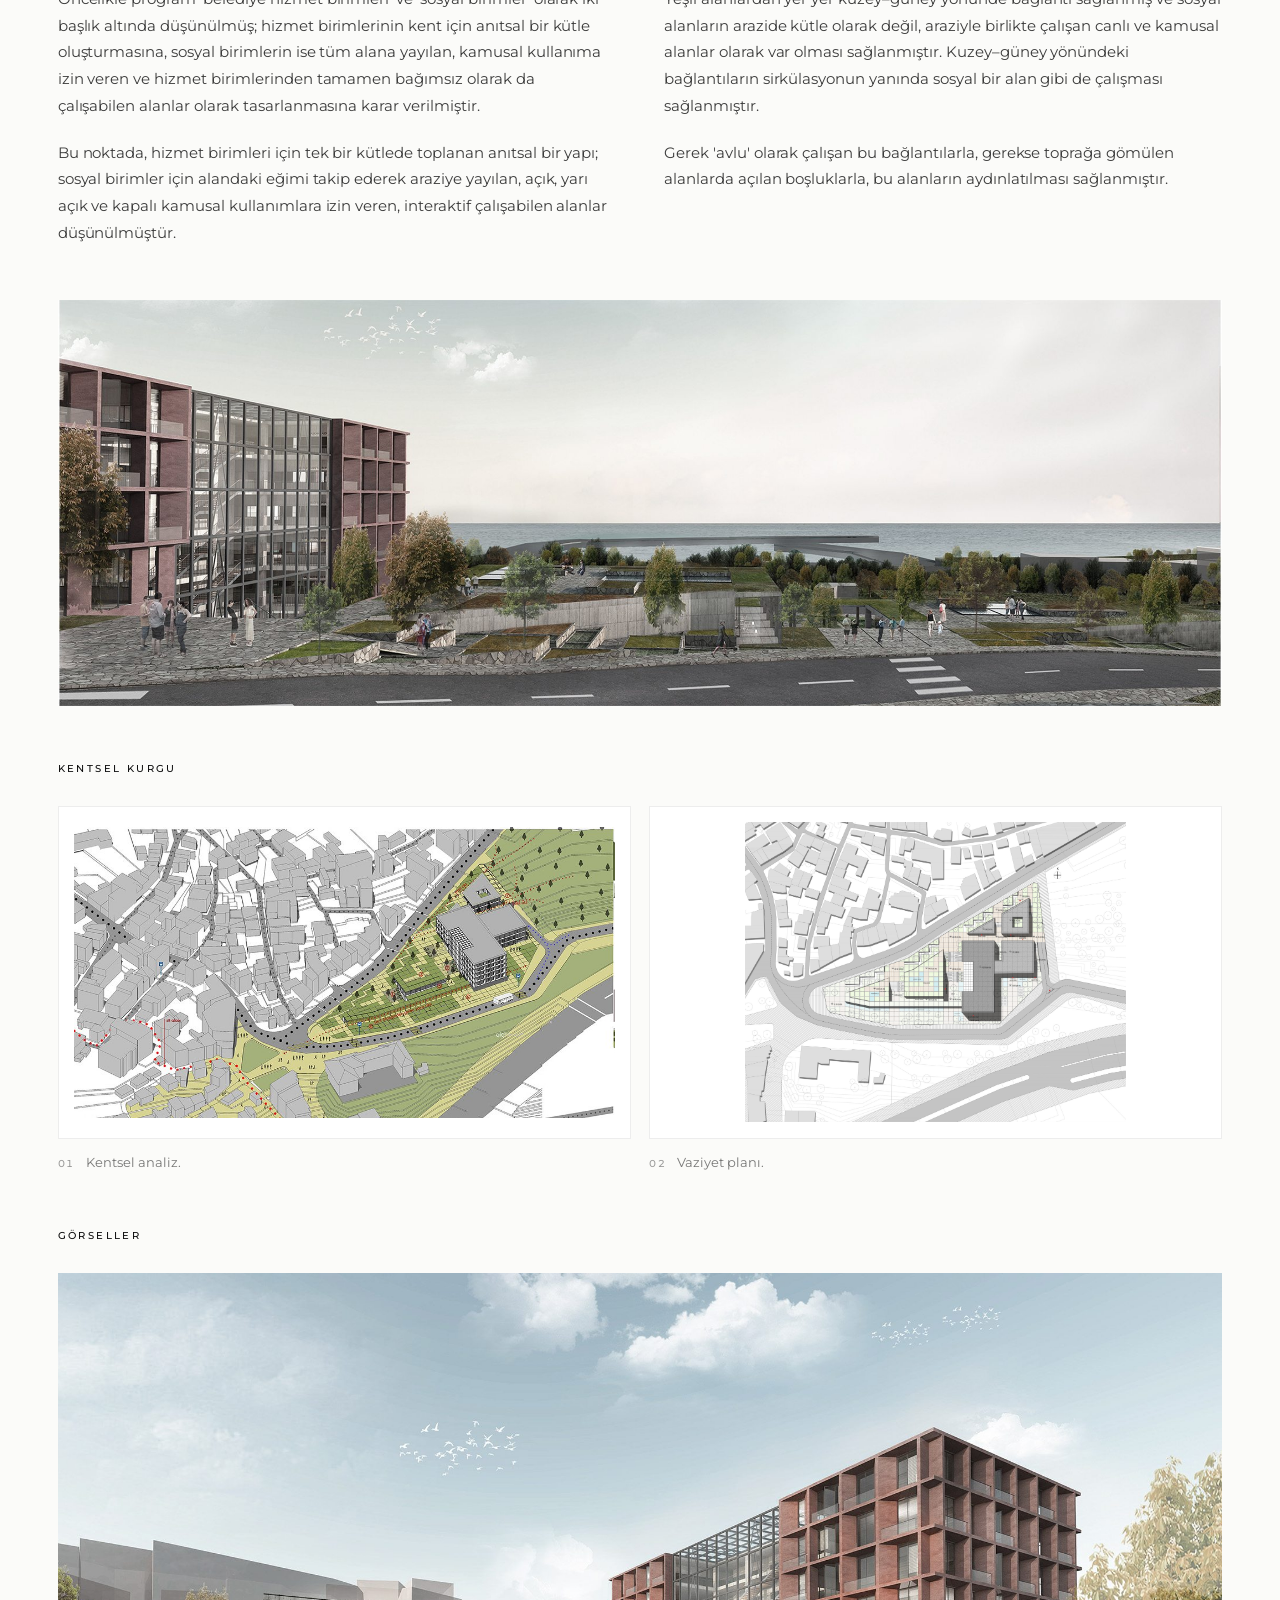
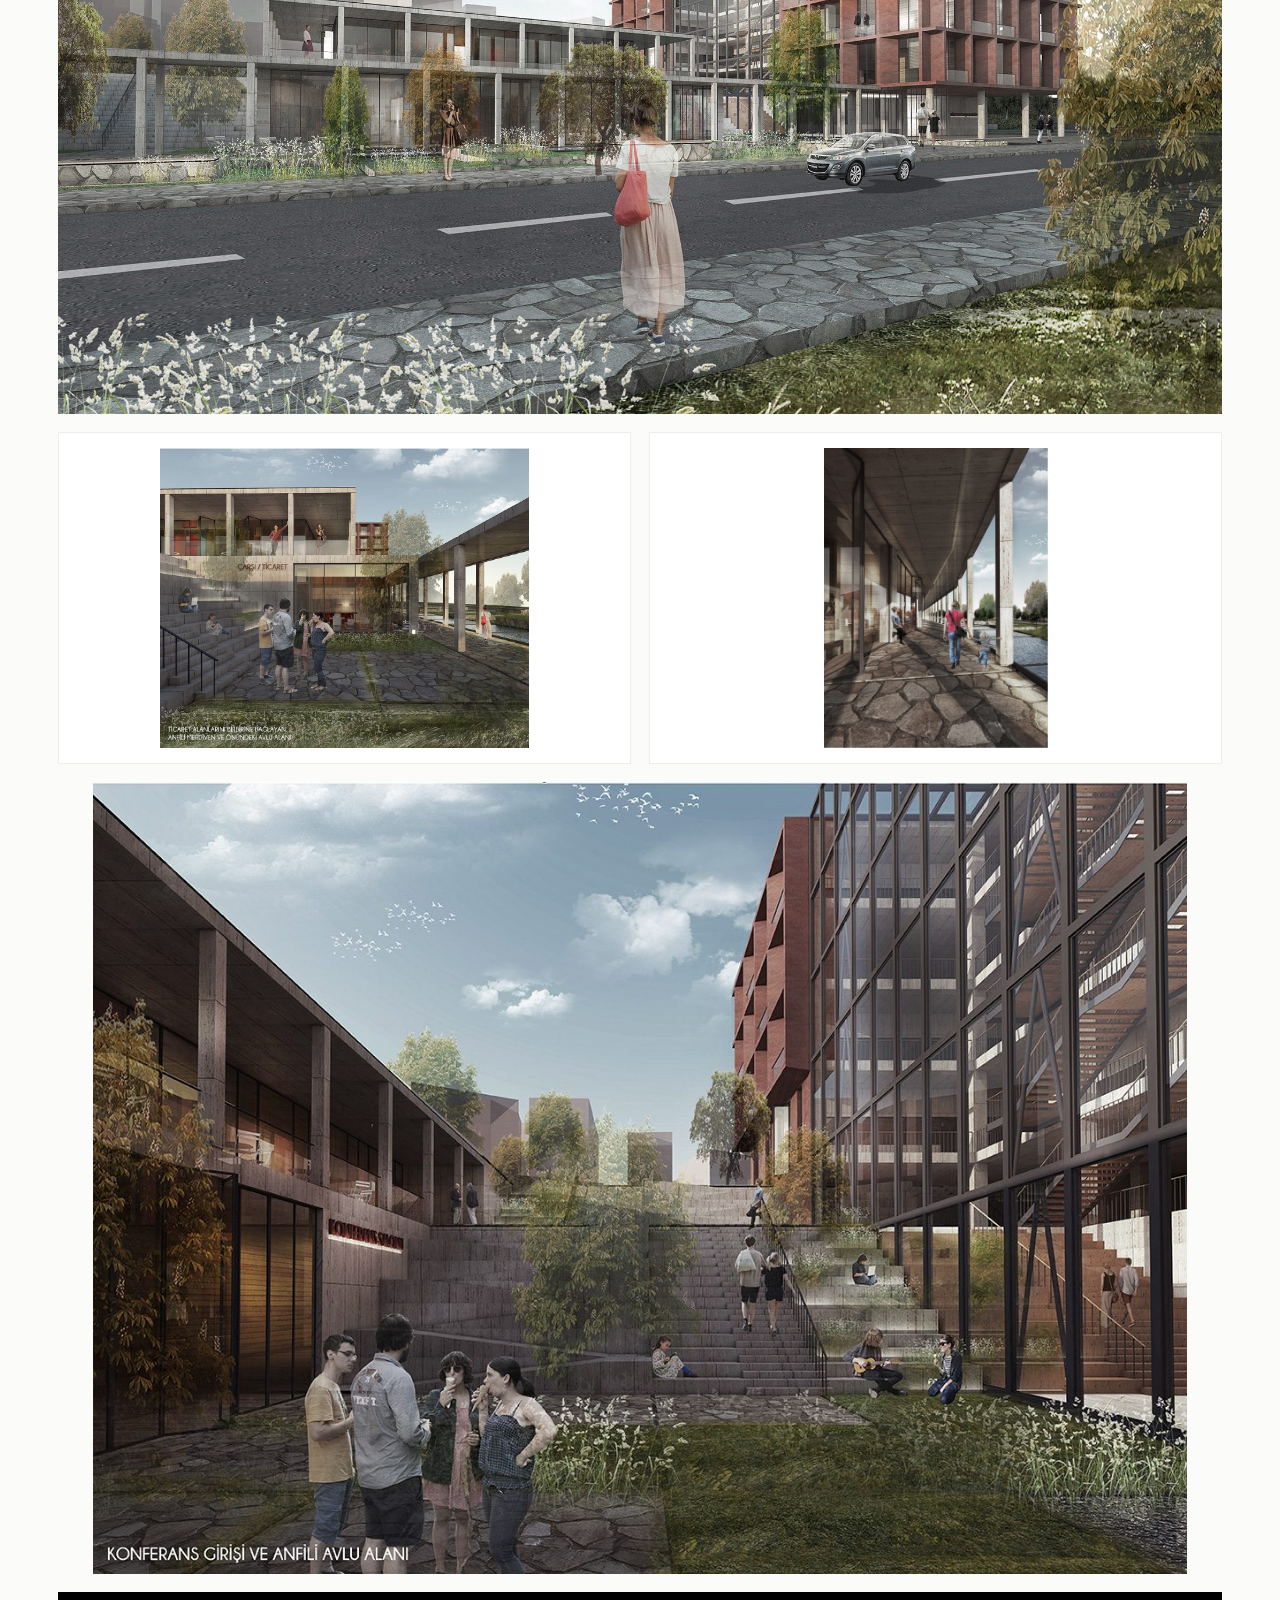
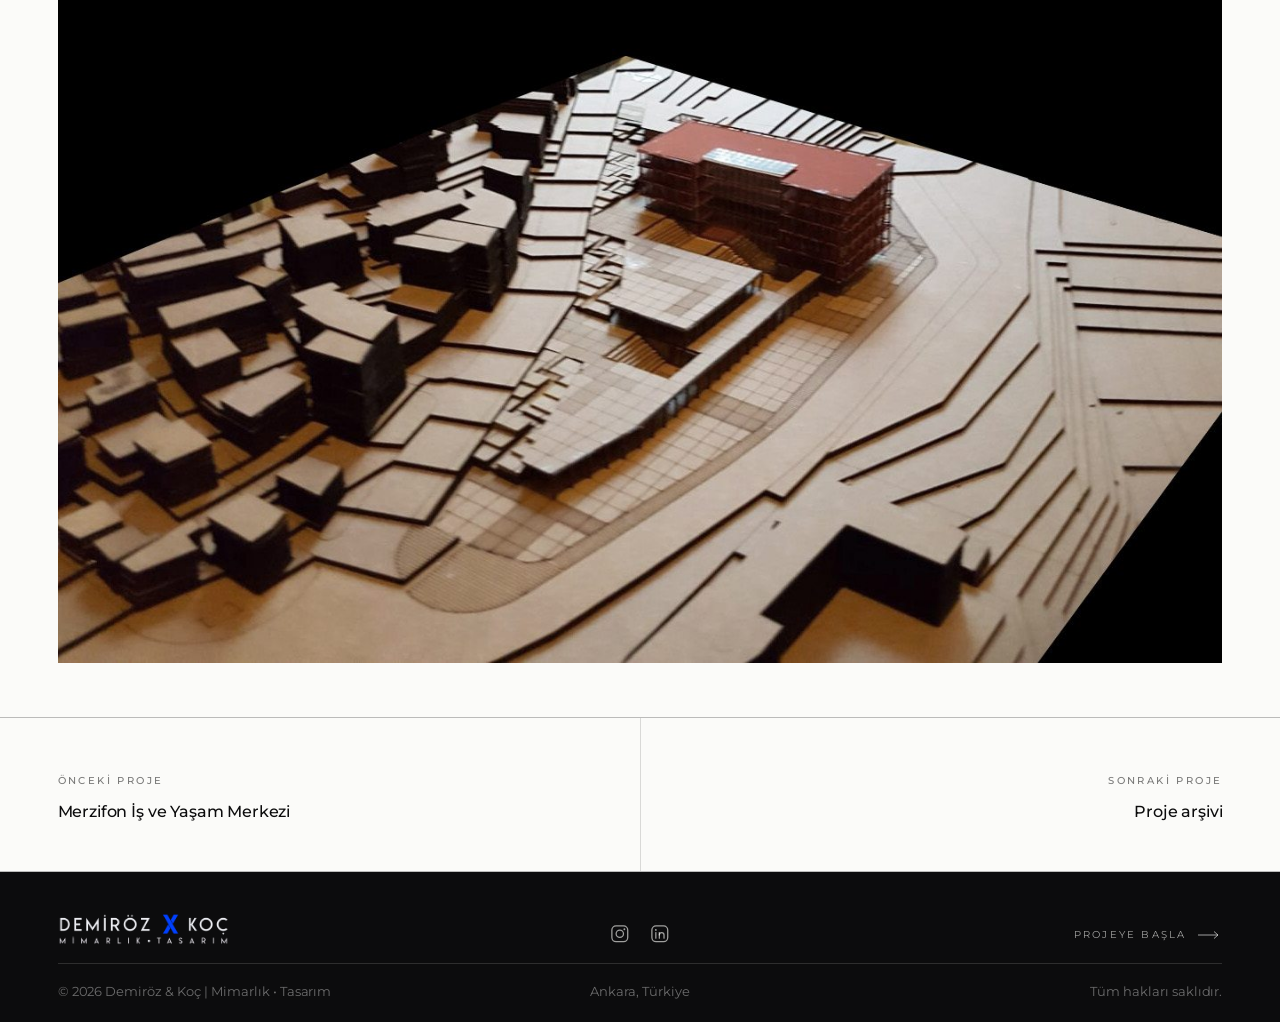
<file: tekirdag.html>
<!DOCTYPE html>
<html lang="tr">
<head>
<meta charset="utf-8">
<meta name="viewport" content="width=device-width, initial-scale=1">
<title>Tekirdağ Süleymanpaşa Belediye Hizmet Binası | Demiröz &amp; Koç</title>
<meta name="description" content="Tekirdağ Süleymanpaşa Belediye Hizmet Binası yarışma projesi — kent, sit alanı ve yeşil aks arasında geçirgen bir sınır. Demiröz &amp; Koç.">
<!-- ONIZLEME: icerik yer tutucu oldugu surece arama motorlarina kapali.
     Yayina cikarken bu satiri SILIN. -->
<meta name="robots" content="noindex, nofollow">
<link rel="icon" type="image/png" href="assets/favicon.png">
<link rel="preconnect" href="https://fonts.googleapis.com">
<link rel="preconnect" href="https://fonts.gstatic.com" crossorigin>
<link href="https://fonts.googleapis.com/css2?family=Montserrat:wght@200;300;400;500;600&display=swap" rel="stylesheet">
<link rel="stylesheet" href="css/main.css?v=2">
<meta property="og:title" content="Tekirdağ Süleymanpaşa Belediye Hizmet Binası | Demiröz &amp; Koç">
<meta property="og:image" content="assets/img/tekirdag/render-02.jpg">
<meta property="og:type" content="article">
</head>
<body data-page="project" data-title-en="Tekirdağ Süleymanpaşa Municipality Building | Demiröz &amp; Koç">

<div class="progress" id="progress" aria-hidden="true"></div>

<header class="site-head" id="siteHead">
  <div class="shell site-head__inner">
    <a class="brand" href="index.html" aria-label="Demiröz &amp; Koç — Anasayfa">
      <img class="brand__dark"  src="assets/logo-tr.png"   data-src-tr="assets/logo-tr.png"   data-src-en="assets/logo-en.png"   alt="Demiröz &amp; Koç Mimarlık • Tasarım">
      <img class="brand__light" src="assets/logo-tr-w.png" data-src-tr="assets/logo-tr-w.png" data-src-en="assets/logo-en-w.png" alt="" aria-hidden="true">
    </a>
    <nav class="nav" aria-label="Ana menü">
      <a href="projeler.html" data-i18n="nav.works">Projeler</a>
      <a href="studyo.html"   data-i18n="nav.studio">Stüdyo</a>
      <a href="iletisim.html" data-i18n="nav.contact">İletişim</a>
      <span class="lang" role="group" aria-label="Dil / Language">
        <button type="button" data-lang-btn="tr" aria-pressed="true">TR</button>
        <span class="sep" aria-hidden="true">/</span>
        <button type="button" data-lang-btn="en" aria-pressed="false">EN</button>
      </span>
    </nav>
    <button class="nav-toggle" id="navToggle" aria-expanded="false" aria-controls="drawer" aria-label="Menü">
      <span class="nav-toggle__bar"></span><span class="nav-toggle__bar"></span>
    </button>
  </div>
</header>

<div class="drawer" id="drawer">
  <nav aria-label="Mobil menü">
    <ul class="drawer__list">
      <li><span class="num">01</span><a href="projeler.html" data-i18n="nav.works">Projeler</a></li>
      <li><span class="num">02</span><a href="studyo.html"   data-i18n="nav.studio">Stüdyo</a></li>
      <li><span class="num">03</span><a href="iletisim.html" data-i18n="nav.contact">İletişim</a></li>
    </ul>
  </nav>
  <div class="drawer__foot">
    <!-- Etiket "Instagram" degil "Sosyal": artik iki ag var. Kullanici
         adi yerine ag adlari yaziyor, footer ile ayni bicim. -->
    <span class="label" data-i18n="contact.socialLabel">Sosyal</span>
    <a class="link" href="https://www.instagram.com/demiroz_koc_architects/" target="_blank" rel="noopener">Instagram</a>
    <a class="link" href="https://www.linkedin.com/company/demi%CC%87r%C3%B6z-x-ko%C3%A7-architecture-design/" target="_blank" rel="noopener" data-i18n="foot.linkedin">LinkedIn</a>
    <span class="lang" role="group" aria-label="Dil / Language">
      <button type="button" data-lang-btn="tr" aria-pressed="true">TR</button>
      <span class="sep" aria-hidden="true">/</span>
      <button type="button" data-lang-btn="en" aria-pressed="false">EN</button>
    </span>
  </div>
</div>

<!-- data-gallery: icindeki tum gorseller tek lightbox galerisi olur
     (.massfilm kareleri haric, onlarin kendi oynaticisi var) -->
<main id="main" data-gallery>

  <!-- ===================== TITLE ===================== -->
  <section class="page-head shell">
    <a class="alink" href="projeler.html" data-reveal style="margin-bottom:2.5rem">
      <svg viewBox="0 0 24 8" aria-hidden="true" style="transform:rotate(180deg)"><line class="a-shaft" x1="0" y1="4" x2="20" y2="4"/><polyline class="a-head" points="16,0.5 20,4 16,7.5"/></svg>
      <span data-i18n="cta.backToWorks">Projelere Dön</span>
    </a>
    <p class="label" data-reveal><span class="num">06</span> &nbsp; <span data-i18n="tekirdag.kicker">Süleymanpaşa, Tekirdağ, 2017</span></p>
    <div class="page-head__row page-head__row--top" style="margin-top:1.5rem">
      <h1 class="h1"><span data-reveal-mask><span data-i18n="tekirdag.title">Tekirdağ Süleymanpaşa Belediye Hizmet Binası</span></span></h1>

      <!-- PROJE KÜNYESİ -->
      <dl class="spec" data-reveal data-reveal-delay="1">
        <div class="spec__row">
          <dt class="label" data-i18n="s.func">İşlev</dt>
          <dd><span data-i18n="tekirdag.func.v">Ofis, Kamu Yapısı</span></dd>
        </div>
        <div class="spec__row">
          <dt class="label" data-i18n="s.loc">Konum ve Tarih</dt>
          <dd><span data-i18n="tekirdag.loc.v">Süleymanpaşa, Tekirdağ, 2017</span></dd>
        </div>
        <div class="spec__row">
          <dt class="label" data-i18n="s.site">Arsa Alanı</dt>
          <dd>11.500 m²</dd>
        </div>
        <div class="spec__row">
          <dt class="label" data-i18n="s.gfa">İnşaat Alanı</dt>
          <dd>30.000 m²</dd>
        </div>
        <div class="spec__row">
          <dt class="label" data-i18n="s.status">Durum</dt>
          <dd><span data-i18n="tekirdag.status.v">Yarışma, Katılımcı</span></dd>
        </div>
        <div class="spec__row">
          <dt class="label" data-i18n="s.team">Ekip</dt>
          <dd>İrem Demiröz Koç, Burak Koç</dd>
        </div>
      </dl>
    </div>
  </section>

  <figure class="bleed bleed--tall">
    <img src="assets/img/tekirdag/render-02.jpg" alt="Tekirdağ Süleymanpaşa Belediye Hizmet Binası — sokaktan görünüm" fetchpriority="high">
  </figure>

  <!-- ===================== GENEL YAKLASIM =====================
       Kunyeden sonraki hero renderinin ardindan dogrudan metin geliyor.
       Raporda tek bir "GENEL YAKLAŞIM" basligi var, alti bes paragraf onun
       altinda: baslik bir kez ustte, paragraflar iki kolonda yan yana —
       ilk uc solda, kalan ikisi sagda. .aside-pair kullaniliyor (.text-pair
       degil): text-pair satirlari subgrid ve kolon basina iki cocuk bekliyor,
       burada kolonlarda dogrudan paragraflar var. -->
  <section class="section shell" style="padding-top:clamp(3rem,7vh,5rem)">
    <h2 class="label label--ink" data-reveal data-i18n="tekirdag.yaklasim.label">Genel Yaklaşım</h2>

    <div class="aside-pair" style="margin-top:1.5rem">
      <div>
        <p class="body-text" data-reveal data-i18n="tekirdag.yaklasim.p1">Tasarım alanı kentsel ölçekte incelenmiş; kent, sit alanı ve yeşil aks arasında bir nirengi noktası olduğu gözlemlenmiştir. Bu çıkarım göz önünde bulundurularak, alanın bu üç doku için 'geçirgen bir sınır' olarak tasarlanmasına karar verilmiştir.</p>
        <p class="body-text" data-reveal data-i18n="tekirdag.yaklasim.p2">Öncelikle program 'belediye hizmet birimleri' ve 'sosyal birimler' olarak iki başlık altında düşünülmüş; hizmet birimlerinin kent için anıtsal bir kütle oluşturmasına, sosyal birimlerin ise tüm alana yayılan, kamusal kullanıma izin veren ve hizmet birimlerinden tamamen bağımsız olarak da çalışabilen alanlar olarak tasarlanmasına karar verilmiştir.</p>
        <p class="body-text" data-reveal data-i18n="tekirdag.yaklasim.p3">Bu noktada, hizmet birimleri için tek bir kütlede toplanan anıtsal bir yapı; sosyal birimler için alandaki eğimi takip ederek araziye yayılan, açık, yarı açık ve kapalı kamusal kullanımlara izin veren, interaktif çalışabilen alanlar düşünülmüştür.</p>
      </div>

      <div>
        <p class="body-text" data-reveal data-reveal-delay="1" data-i18n="tekirdag.peyzaj.p1">Alanın batısındaki tarihi dokudaki yaya aksı, arazide sosyal alanlarla birlikte çalışan bir sokak olarak devam ederken; batısındaki yeşil alan tasarım arazisine yine ticari alanlarla birlikte çalışan bir sokakla bağlanmış ve alanın eğimi ile birlikte batıya doğru kamusal yeşil alanlara dönüştürülmüştür.</p>
        <p class="body-text" data-reveal data-reveal-delay="1" data-i18n="tekirdag.peyzaj.p2">Yeşil alanlardan yer yer kuzey–güney yönünde bağlantı sağlanmış ve sosyal alanların arazide kütle olarak değil, araziyle birlikte çalışan canlı ve kamusal alanlar olarak var olması sağlanmıştır. Kuzey–güney yönündeki bağlantıların sirkülasyonun yanında sosyal bir alan gibi de çalışması sağlanmıştır.</p>
        <p class="body-text" data-reveal data-reveal-delay="1" data-i18n="tekirdag.peyzaj.p3">Gerek 'avlu' olarak çalışan bu bağlantılarla, gerekse toprağa gömülen alanlarda açılan boşluklarla, bu alanların aydınlatılması sağlanmıştır.</p>
      </div>
    </div>
  </section>

  <!-- ===================== PANORAMIK RENDER =====================
       Metnin ardindan tek panoramik gorsel (2,87:1). Ikinci panorama
       (render-04) kaldirildi; dosya assets/img/tekirdag/ icinde duruyor. -->
  <section class="section shell" style="padding-top:0">
    <div class="dwg-pair">
      <figure class="fig" data-reveal>
        <img src="assets/img/tekirdag/render-01.jpg" alt="Denize doğru açılan kamusal yeşil alan" loading="lazy">
      </figure>
    </div>
  </section>

  <!-- ===================== PLANLAR ===================== -->
  <section class="section shell" style="padding-top:0">
    <h2 class="label label--ink" data-reveal data-i18n="tekirdag.kentsel.label">Kentsel Kurgu</h2>

    <div class="dwg-pair" style="margin-top:1.75rem">
      <figure class="fig" data-reveal>
        <div class="plate"><img src="assets/img/tekirdag/dia-01.jpg" alt="Kentsel analiz diyagramı" loading="lazy"></div>
        <figcaption class="small"><span class="num">01</span><span data-i18n="tekirdag.kentsel.f1">Kentsel analiz.</span></figcaption>
      </figure>
      <figure class="fig" data-reveal>
        <div class="plate"><img src="assets/img/tekirdag/dwg-site.jpg" alt="Vaziyet planı" loading="lazy"></div>
        <figcaption class="small"><span class="num">02</span><span data-i18n="tekirdag.kentsel.f2">Vaziyet planı.</span></figcaption>
      </figure>
    </div>
  </section>

  <!-- ===================== DIGER RENDERLAR =====================
       render-06 ve render-08 kucuk, biri de dikey (984x1316); tam genislikte
       ya cok buyutulmus ya da iki yani bos kalmis olurdu, o yuzden esit
       yukseklikli cerceve icinde duruyorlar. Sonda maket. -->
  <section class="section shell" style="padding-top:0">
    <h2 class="label label--ink" data-reveal data-i18n="tekirdag.gorseller.label">Görseller</h2>

    <div class="dwg-pair" style="margin-top:1.75rem">
      <figure class="fig" data-reveal>
        <img src="assets/img/tekirdag/render-03.jpg" alt="Anıtsal hizmet kütlesi ve önündeki sosyal alanlar" loading="lazy">
      </figure>
    </div>

    <div class="dwg-pair">
      <figure class="fig" data-reveal>
        <div class="plate"><img src="assets/img/tekirdag/render-06.jpg" alt="Ticaret alanları ve avluya iniş" loading="lazy"></div>
      </figure>
      <figure class="fig" data-reveal>
        <div class="plate"><img src="assets/img/tekirdag/render-08.jpg" alt="Toprağa gömülen alanlarda açılan boşluktan gelen ışık" loading="lazy"></div>
      </figure>
    </div>

    <div class="dwg-pair">
      <figure class="fig" data-reveal>
        <img src="assets/img/tekirdag/render-05.jpg" alt="Konferans girişi ve anfili avlu alanı" loading="lazy">
      </figure>
    </div>

    <div class="dwg-pair">
      <figure class="fig" data-reveal>
        <img src="assets/img/tekirdag/render-07.jpg" alt="Maket" loading="lazy">
      </figure>
    </div>
  </section>


  <!-- ===================== PAGER ===================== -->
  <nav class="pager" aria-label="Proje gezinmesi">
    <a href="merzifon.html">
      <span class="shell" style="display:block">
        <span class="label" data-i18n="proj.prev">Önceki Proje</span>
        <span class="h3" style="display:block; margin-top:.5rem" data-i18n="merzifon.title">Merzifon İş ve Yaşam Merkezi</span>
      </span>
    </a>
    <a href="projeler.html">
      <span class="shell" style="display:block">
        <span class="label" data-i18n="proj.next">Sonraki Proje</span>
        <span class="h3" style="display:block; margin-top:.5rem" data-i18n="z.pagerAll">Proje arşivi</span>
      </span>
    </a>
  </nav>

</main>

<footer class="site-foot">
  <div class="shell">
    <!-- Tek satir: solda logo, ortada sosyal piktogramlar, sagda "Projeye Başla".
         Ucu de alt hizalı, hepsi telif cizgisinin hemen ustunde duruyor.
         Menu ve iletisim kolonlari kaldirildi (bkz. css/main.css .site-foot). -->
    <div class="foot__top">
      <div class="foot__brand">
        <img src="assets/logo-tr-w.png" data-src-tr="assets/logo-tr-w.png" data-src-en="assets/logo-en-w.png" alt="Demiröz &amp; Koç">
      </div>

      <!-- Piktogram: iki ag adini yazmak yerine iki isaret. Ikisi de ayni
           cizgi kalinliginda, ayni yuvarlak kosede kare icinde — LinkedIn'in
           dolu resmi logosu Instagram'in cizgisel isaretinin yaninda uyumsuz
           duruyordu. aria-label ekran okuyucu icin adi tasiyor. -->
      <div class="foot__social">
        <a href="https://www.instagram.com/demiroz_koc_architects/" target="_blank" rel="noopener" aria-label="Instagram">
          <svg viewBox="0 0 24 24" aria-hidden="true" fill="none" stroke="currentColor" stroke-width="1.4" stroke-linecap="round">
            <rect x="3.2" y="3.2" width="17.6" height="17.6" rx="4.6"/>
            <circle cx="12" cy="12" r="4.1"/>
            <circle cx="17.1" cy="6.9" r="1.05" fill="currentColor" stroke="none"/>
          </svg>
        </a>
        <a href="https://www.linkedin.com/company/demi%CC%87r%C3%B6z-x-ko%C3%A7-architecture-design/" target="_blank" rel="noopener" aria-label="LinkedIn">
          <svg viewBox="0 0 24 24" aria-hidden="true" fill="none" stroke="currentColor" stroke-width="1.4" stroke-linecap="round">
            <rect x="3.2" y="3.2" width="17.6" height="17.6" rx="4.6"/>
            <circle cx="7.6" cy="7.7" r="1.05" fill="currentColor" stroke="none"/>
            <line x1="7.6" y1="10.6" x2="7.6" y2="16.9"/>
            <line x1="11.5" y1="10.6" x2="11.5" y2="16.9"/>
            <path d="M11.5 13.3a2.6 2.6 0 0 1 5.2 0v3.6"/>
          </svg>
        </a>
      </div>

        <a class="alink foot__cta" href="iletisim.html">
          <span data-i18n="cta.startProject">Projeye Başla</span>
          <svg viewBox="0 0 24 8" aria-hidden="true"><line class="a-shaft" x1="0" y1="4" x2="20" y2="4"/><polyline class="a-head" points="16,0.5 20,4 16,7.5"/></svg>
        </a>
    </div>

    <div class="foot__bottom">
      <p class="small">© <span id="year">2026</span> Demiröz &amp; Koç | <span data-i18n="foot.lockup">Mimarlık • Tasarım</span></p>
      <!-- Sehir iki dilde de ayni, ceviri anahtari yok. -->
      <p class="small">Ankara, Türkiye</p>
      <p class="small" data-i18n="foot.rights">Tüm hakları saklıdır.</p>
    </div>
  </div>
</footer>

<script src="js/i18n.js?v=2"></script>
<script src="js/main.js?v=2"></script>
</body>
</html>
</file>
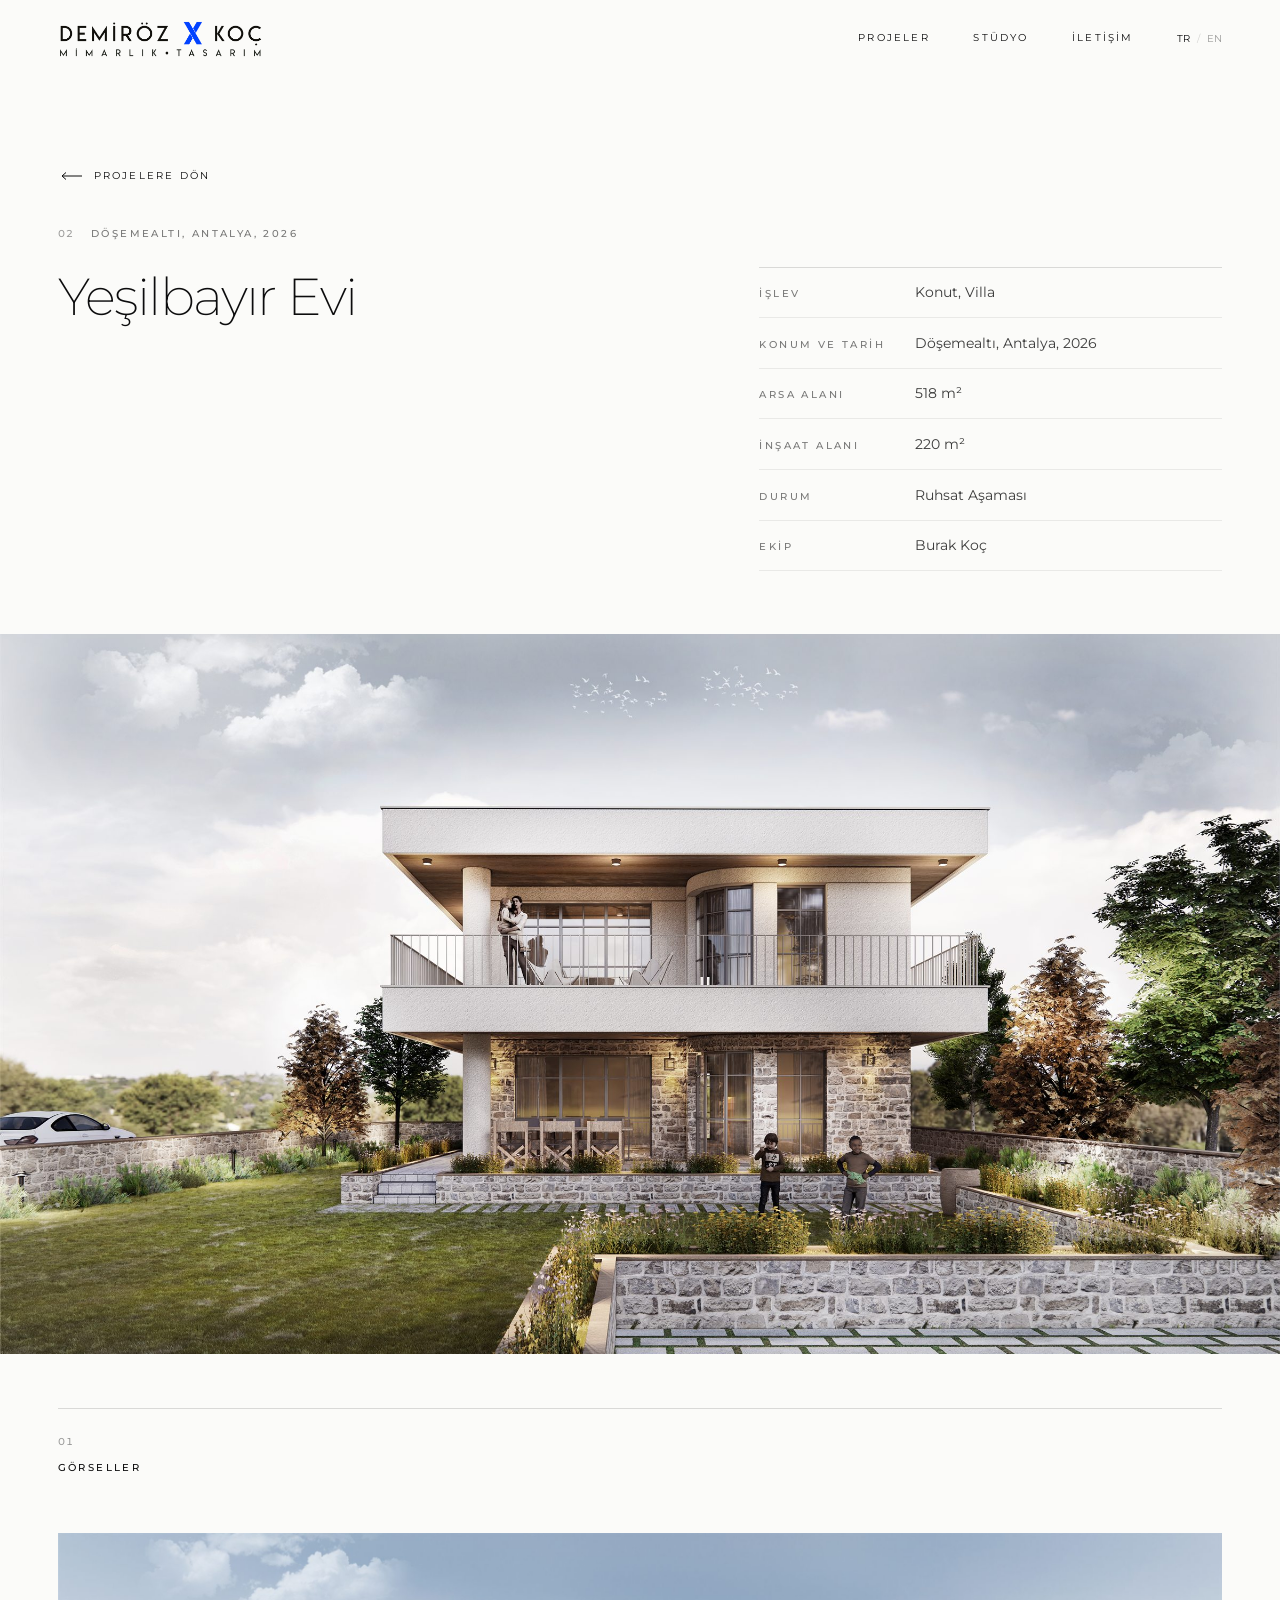
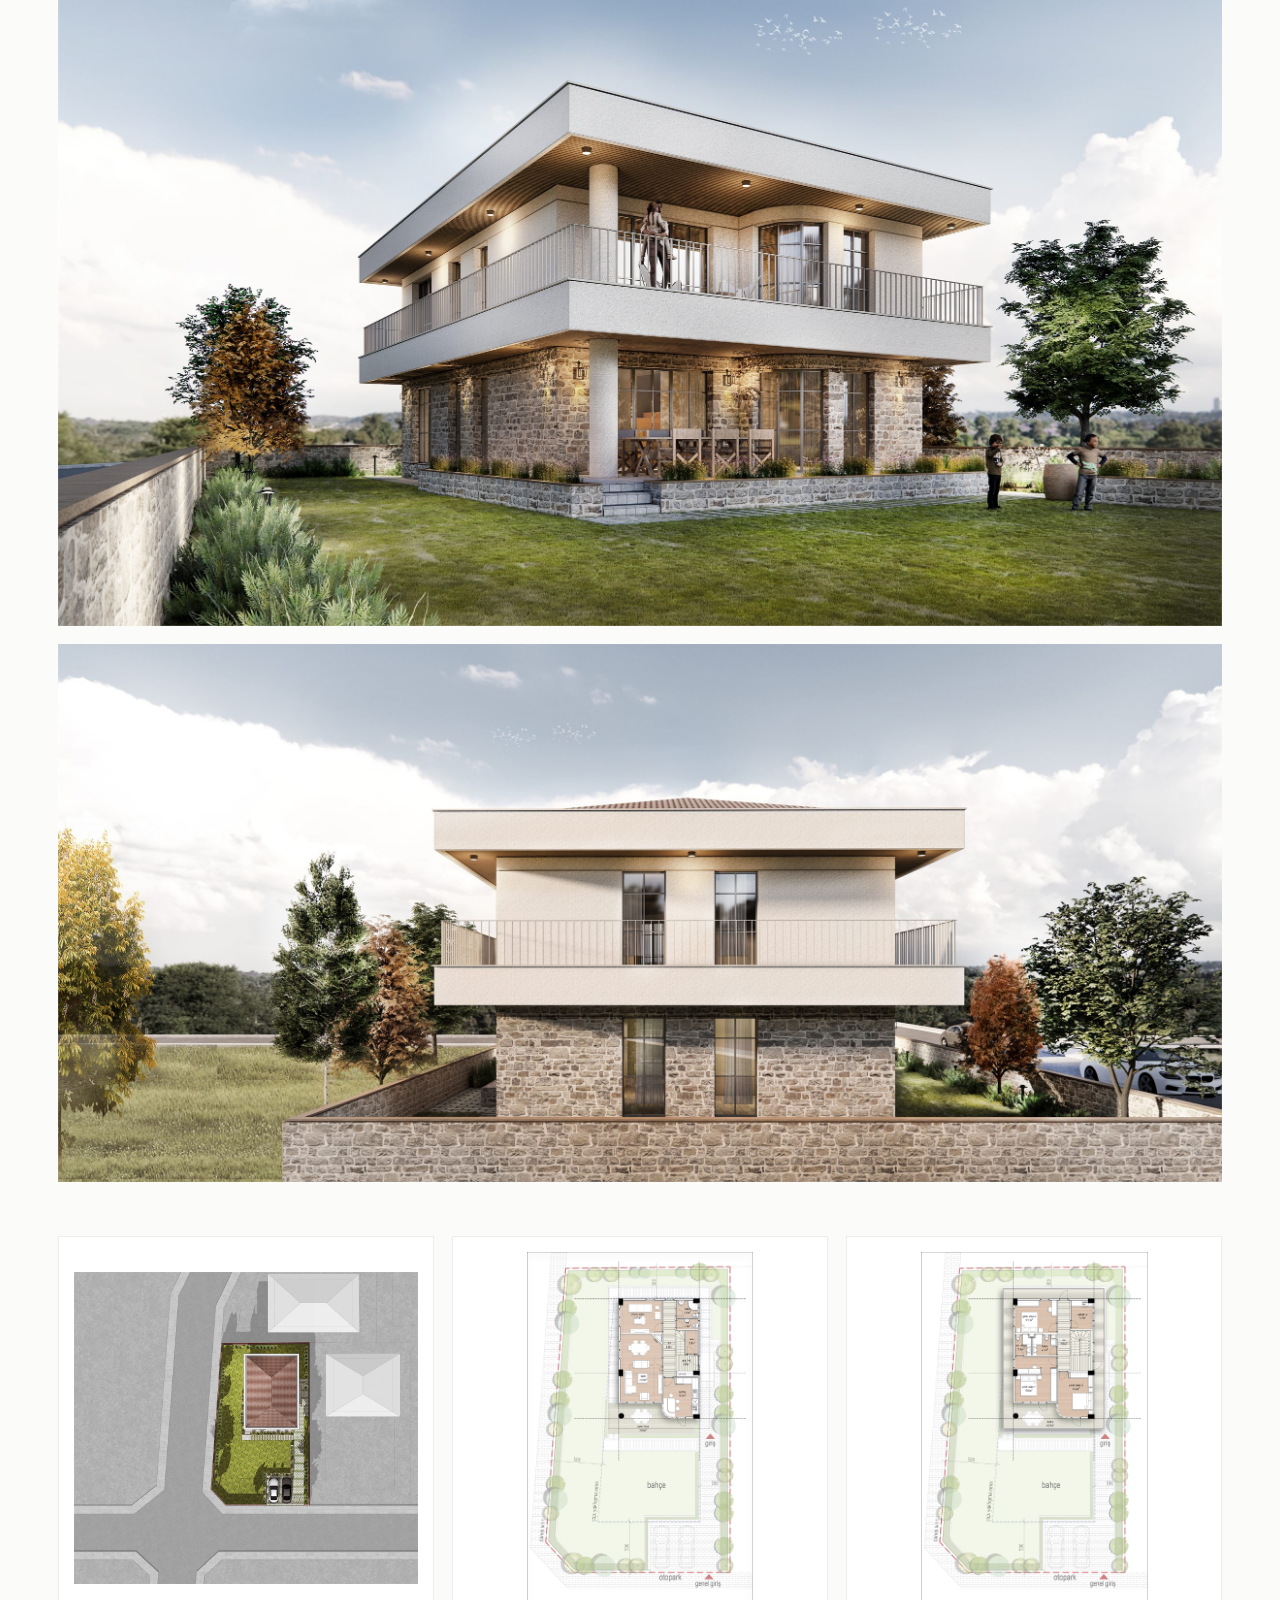
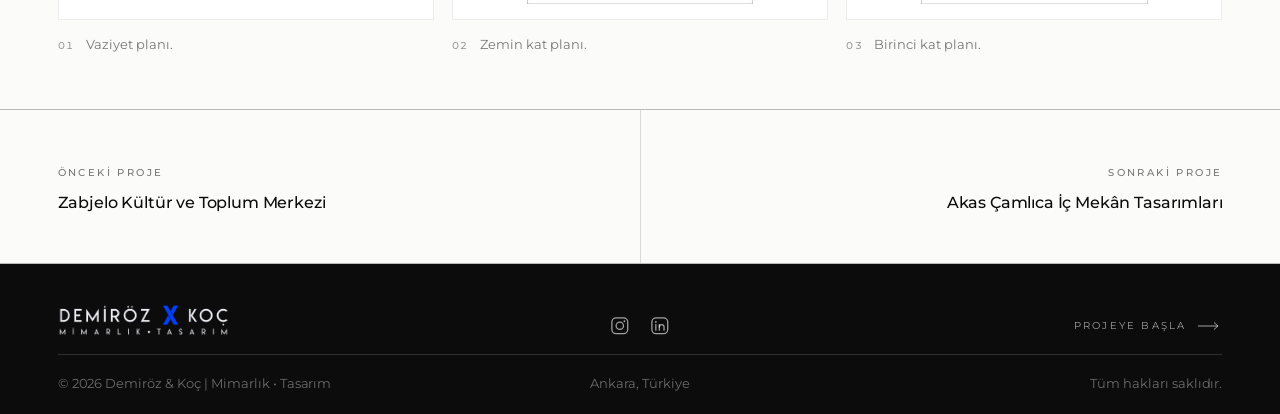
<file: yesilbayir.html>
<!DOCTYPE html>
<html lang="tr">
<head>
<meta charset="utf-8">
<meta name="viewport" content="width=device-width, initial-scale=1">
<title>Yeşilbayır Evi | Demiröz &amp; Koç</title>
<meta name="description" content="Yeşilbayır Evi — Döşemealtı, Antalya. 518 m² arsa üzerinde 220 m² villa. Demiröz &amp; Koç.">
<!-- ONIZLEME: icerik yer tutucu oldugu surece arama motorlarina kapali.
     Yayina cikarken bu satiri SILIN. -->
<meta name="robots" content="noindex, nofollow">
<link rel="icon" type="image/png" href="assets/favicon.png">
<link rel="preconnect" href="https://fonts.googleapis.com">
<link rel="preconnect" href="https://fonts.gstatic.com" crossorigin>
<link href="https://fonts.googleapis.com/css2?family=Montserrat:wght@200;300;400;500;600&display=swap" rel="stylesheet">
<link rel="stylesheet" href="css/main.css?v=2">
<meta property="og:title" content="Yeşilbayır Evi | Demiröz &amp; Koç">
<meta property="og:image" content="assets/img/yesilbayir/render-02.jpg">
<meta property="og:type" content="article">
</head>
<body data-page="project" data-title-en="Yeşilbayır House | Demiröz &amp; Koç">

<div class="progress" id="progress" aria-hidden="true"></div>

<header class="site-head" id="siteHead">
  <div class="shell site-head__inner">
    <a class="brand" href="index.html" aria-label="Demiröz &amp; Koç — Anasayfa">
      <img class="brand__dark"  src="assets/logo-tr.png"   data-src-tr="assets/logo-tr.png"   data-src-en="assets/logo-en.png"   alt="Demiröz &amp; Koç Mimarlık • Tasarım">
      <img class="brand__light" src="assets/logo-tr-w.png" data-src-tr="assets/logo-tr-w.png" data-src-en="assets/logo-en-w.png" alt="" aria-hidden="true">
    </a>
    <nav class="nav" aria-label="Ana menü">
      <a href="projeler.html" data-i18n="nav.works">Projeler</a>
      <a href="studyo.html"   data-i18n="nav.studio">Stüdyo</a>
      <a href="iletisim.html" data-i18n="nav.contact">İletişim</a>
      <span class="lang" role="group" aria-label="Dil / Language">
        <button type="button" data-lang-btn="tr" aria-pressed="true">TR</button>
        <span class="sep" aria-hidden="true">/</span>
        <button type="button" data-lang-btn="en" aria-pressed="false">EN</button>
      </span>
    </nav>
    <button class="nav-toggle" id="navToggle" aria-expanded="false" aria-controls="drawer" aria-label="Menü">
      <span class="nav-toggle__bar"></span><span class="nav-toggle__bar"></span>
    </button>
  </div>
</header>

<div class="drawer" id="drawer">
  <nav aria-label="Mobil menü">
    <ul class="drawer__list">
      <li><span class="num">01</span><a href="projeler.html" data-i18n="nav.works">Projeler</a></li>
      <li><span class="num">02</span><a href="studyo.html"   data-i18n="nav.studio">Stüdyo</a></li>
      <li><span class="num">03</span><a href="iletisim.html" data-i18n="nav.contact">İletişim</a></li>
    </ul>
  </nav>
  <div class="drawer__foot">
    <!-- Etiket "Instagram" degil "Sosyal": artik iki ag var. Kullanici
         adi yerine ag adlari yaziyor, footer ile ayni bicim. -->
    <span class="label" data-i18n="contact.socialLabel">Sosyal</span>
    <a class="link" href="https://www.instagram.com/demiroz_koc_architects/" target="_blank" rel="noopener">Instagram</a>
    <a class="link" href="https://www.linkedin.com/company/demi%CC%87r%C3%B6z-x-ko%C3%A7-architecture-design/" target="_blank" rel="noopener" data-i18n="foot.linkedin">LinkedIn</a>
    <span class="lang" role="group" aria-label="Dil / Language">
      <button type="button" data-lang-btn="tr" aria-pressed="true">TR</button>
      <span class="sep" aria-hidden="true">/</span>
      <button type="button" data-lang-btn="en" aria-pressed="false">EN</button>
    </span>
  </div>
</div>

<!-- data-gallery: icindeki tum gorseller tek lightbox galerisi olur
     (.massfilm kareleri haric, onlarin kendi oynaticisi var) -->
<main id="main" data-gallery>

  <!-- ===================== TITLE ===================== -->
  <section class="page-head shell">
    <a class="alink" href="projeler.html" data-reveal style="margin-bottom:2.5rem">
      <svg viewBox="0 0 24 8" aria-hidden="true" style="transform:rotate(180deg)"><line class="a-shaft" x1="0" y1="4" x2="20" y2="4"/><polyline class="a-head" points="16,0.5 20,4 16,7.5"/></svg>
      <span data-i18n="cta.backToWorks">Projelere Dön</span>
    </a>
    <p class="label" data-reveal><span class="num">02</span> &nbsp; <span data-i18n="yesilbayir.kicker">Döşemealtı, Antalya, 2026</span></p>
    <div class="page-head__row page-head__row--top" style="margin-top:1.5rem">
      <h1 class="h1"><span data-reveal-mask><span data-i18n="yesilbayir.title">Yeşilbayır Evi</span></span></h1>

      <!-- PROJE KÜNYESİ -->
      <dl class="spec" data-reveal data-reveal-delay="1">
        <div class="spec__row">
          <dt class="label" data-i18n="s.func">İşlev</dt>
          <dd><span data-i18n="yesilbayir.func.v">Konut, Villa</span></dd>
        </div>
        <div class="spec__row">
          <dt class="label" data-i18n="s.loc">Konum ve Tarih</dt>
          <dd><span data-i18n="yesilbayir.loc.v">Döşemealtı, Antalya, 2026</span></dd>
        </div>
        <div class="spec__row">
          <dt class="label" data-i18n="s.site">Arsa Alanı</dt>
          <dd>518 m²</dd>
        </div>
        <div class="spec__row">
          <dt class="label" data-i18n="s.gfa">İnşaat Alanı</dt>
          <dd>220 m²</dd>
        </div>
        <div class="spec__row">
          <dt class="label" data-i18n="s.status">Durum</dt>
          <dd><span data-i18n="yesilbayir.status.v">Ruhsat Aşaması</span></dd>
        </div>
        <div class="spec__row">
          <dt class="label" data-i18n="s.team">Ekip</dt>
          <dd>Burak Koç</dd>
        </div>
      </dl>
    </div>
  </section>

  <figure class="bleed bleed--tall">
    <img src="assets/img/yesilbayir/render-02.jpg" alt="Yeşilbayır Evi — bahçeden giriş cephesi" fetchpriority="high">
  </figure>

  <!-- ===================== 01 GORSELLER ===================== -->
  <section class="section shell">
    <div class="chapter" data-reveal>
      <span class="num">01</span>
      <h2 class="label label--ink" data-i18n="yesilbayir.gorseller.label">Görseller</h2>
    </div>

    <div class="dwg-pair">
      <figure class="fig" data-reveal>
        <img src="assets/img/yesilbayir/render-01.jpg" alt="Yeşilbayır Evi — köşeden görünüm" loading="lazy">
      </figure>
      <figure class="fig" data-reveal>
        <img src="assets/img/yesilbayir/render-03.jpg" alt="Yeşilbayır Evi — bahçe cephesi" loading="lazy">
      </figure>
    </div>
  </section>

  <!-- ===================== CIZIMLER =====================
       "Cizimler" bolum basligi kaldirildi: cizimler kendilerini anlatiyor,
       sekil alti yazilari da hangi cizim oldugunu soyluyor. Uc cizim tek sirada
       (.dwg-pair--3). Iki kat plani dikey (oran 0,65), vaziyet plani neredeyse
       kare; ucer kolonda cerceve yukseldigi icin dikey planlar kuculmuyor. -->
  <section class="section shell" style="padding-top:0">
    <div class="dwg-pair dwg-pair--3">
      <figure class="fig" data-reveal>
        <div class="plate"><img src="assets/img/yesilbayir/dwg-site.jpg" alt="Vaziyet planı" loading="lazy"></div>
        <figcaption class="small"><span class="num">01</span><span data-i18n="yesilbayir.cizimler.f1">Vaziyet planı.</span></figcaption>
      </figure>
      <figure class="fig" data-reveal>
        <div class="plate"><img src="assets/img/yesilbayir/dwg-plan-00.jpg" alt="Zemin kat planı" loading="lazy"></div>
        <figcaption class="small"><span class="num">02</span><span data-i18n="yesilbayir.cizimler.f2">Zemin kat planı.</span></figcaption>
      </figure>
      <figure class="fig" data-reveal>
        <div class="plate"><img src="assets/img/yesilbayir/dwg-plan-01.jpg" alt="Birinci kat planı" loading="lazy"></div>
        <figcaption class="small"><span class="num">03</span><span data-i18n="yesilbayir.cizimler.f3">Birinci kat planı.</span></figcaption>
      </figure>
    </div>
  </section>

  <!-- ===================== PAGER ===================== -->
  <nav class="pager" aria-label="Proje gezinmesi">
    <a href="zabjelo.html">
      <span class="shell" style="display:block">
        <span class="label" data-i18n="proj.prev">Önceki Proje</span>
        <span class="h3" style="display:block; margin-top:.5rem" data-i18n="z.title">Zabjelo Kültür ve Toplum Merkezi</span>
      </span>
    </a>
    <a href="akas.html">
      <span class="shell" style="display:block">
        <span class="label" data-i18n="proj.next">Sonraki Proje</span>
        <span class="h3" style="display:block; margin-top:.5rem" data-i18n="akas.title">Akas Çamlıca İç Mekân Tasarımları</span>
      </span>
    </a>
  </nav>

</main>

<footer class="site-foot">
  <div class="shell">
    <!-- Tek satir: solda logo, ortada sosyal piktogramlar, sagda "Projeye Başla".
         Ucu de alt hizalı, hepsi telif cizgisinin hemen ustunde duruyor.
         Menu ve iletisim kolonlari kaldirildi (bkz. css/main.css .site-foot). -->
    <div class="foot__top">
      <div class="foot__brand">
        <img src="assets/logo-tr-w.png" data-src-tr="assets/logo-tr-w.png" data-src-en="assets/logo-en-w.png" alt="Demiröz &amp; Koç">
      </div>

      <!-- Piktogram: iki ag adini yazmak yerine iki isaret. Ikisi de ayni
           cizgi kalinliginda, ayni yuvarlak kosede kare icinde — LinkedIn'in
           dolu resmi logosu Instagram'in cizgisel isaretinin yaninda uyumsuz
           duruyordu. aria-label ekran okuyucu icin adi tasiyor. -->
      <div class="foot__social">
        <a href="https://www.instagram.com/demiroz_koc_architects/" target="_blank" rel="noopener" aria-label="Instagram">
          <svg viewBox="0 0 24 24" aria-hidden="true" fill="none" stroke="currentColor" stroke-width="1.4" stroke-linecap="round">
            <rect x="3.2" y="3.2" width="17.6" height="17.6" rx="4.6"/>
            <circle cx="12" cy="12" r="4.1"/>
            <circle cx="17.1" cy="6.9" r="1.05" fill="currentColor" stroke="none"/>
          </svg>
        </a>
        <a href="https://www.linkedin.com/company/demi%CC%87r%C3%B6z-x-ko%C3%A7-architecture-design/" target="_blank" rel="noopener" aria-label="LinkedIn">
          <svg viewBox="0 0 24 24" aria-hidden="true" fill="none" stroke="currentColor" stroke-width="1.4" stroke-linecap="round">
            <rect x="3.2" y="3.2" width="17.6" height="17.6" rx="4.6"/>
            <circle cx="7.6" cy="7.7" r="1.05" fill="currentColor" stroke="none"/>
            <line x1="7.6" y1="10.6" x2="7.6" y2="16.9"/>
            <line x1="11.5" y1="10.6" x2="11.5" y2="16.9"/>
            <path d="M11.5 13.3a2.6 2.6 0 0 1 5.2 0v3.6"/>
          </svg>
        </a>
      </div>

        <a class="alink foot__cta" href="iletisim.html">
          <span data-i18n="cta.startProject">Projeye Başla</span>
          <svg viewBox="0 0 24 8" aria-hidden="true"><line class="a-shaft" x1="0" y1="4" x2="20" y2="4"/><polyline class="a-head" points="16,0.5 20,4 16,7.5"/></svg>
        </a>
    </div>

    <div class="foot__bottom">
      <p class="small">© <span id="year">2026</span> Demiröz &amp; Koç | <span data-i18n="foot.lockup">Mimarlık • Tasarım</span></p>
      <!-- Sehir iki dilde de ayni, ceviri anahtari yok. -->
      <p class="small">Ankara, Türkiye</p>
      <p class="small" data-i18n="foot.rights">Tüm hakları saklıdır.</p>
    </div>
  </div>
</footer>

<script src="js/i18n.js?v=2"></script>
<script src="js/main.js?v=2"></script>
</body>
</html>
</file>
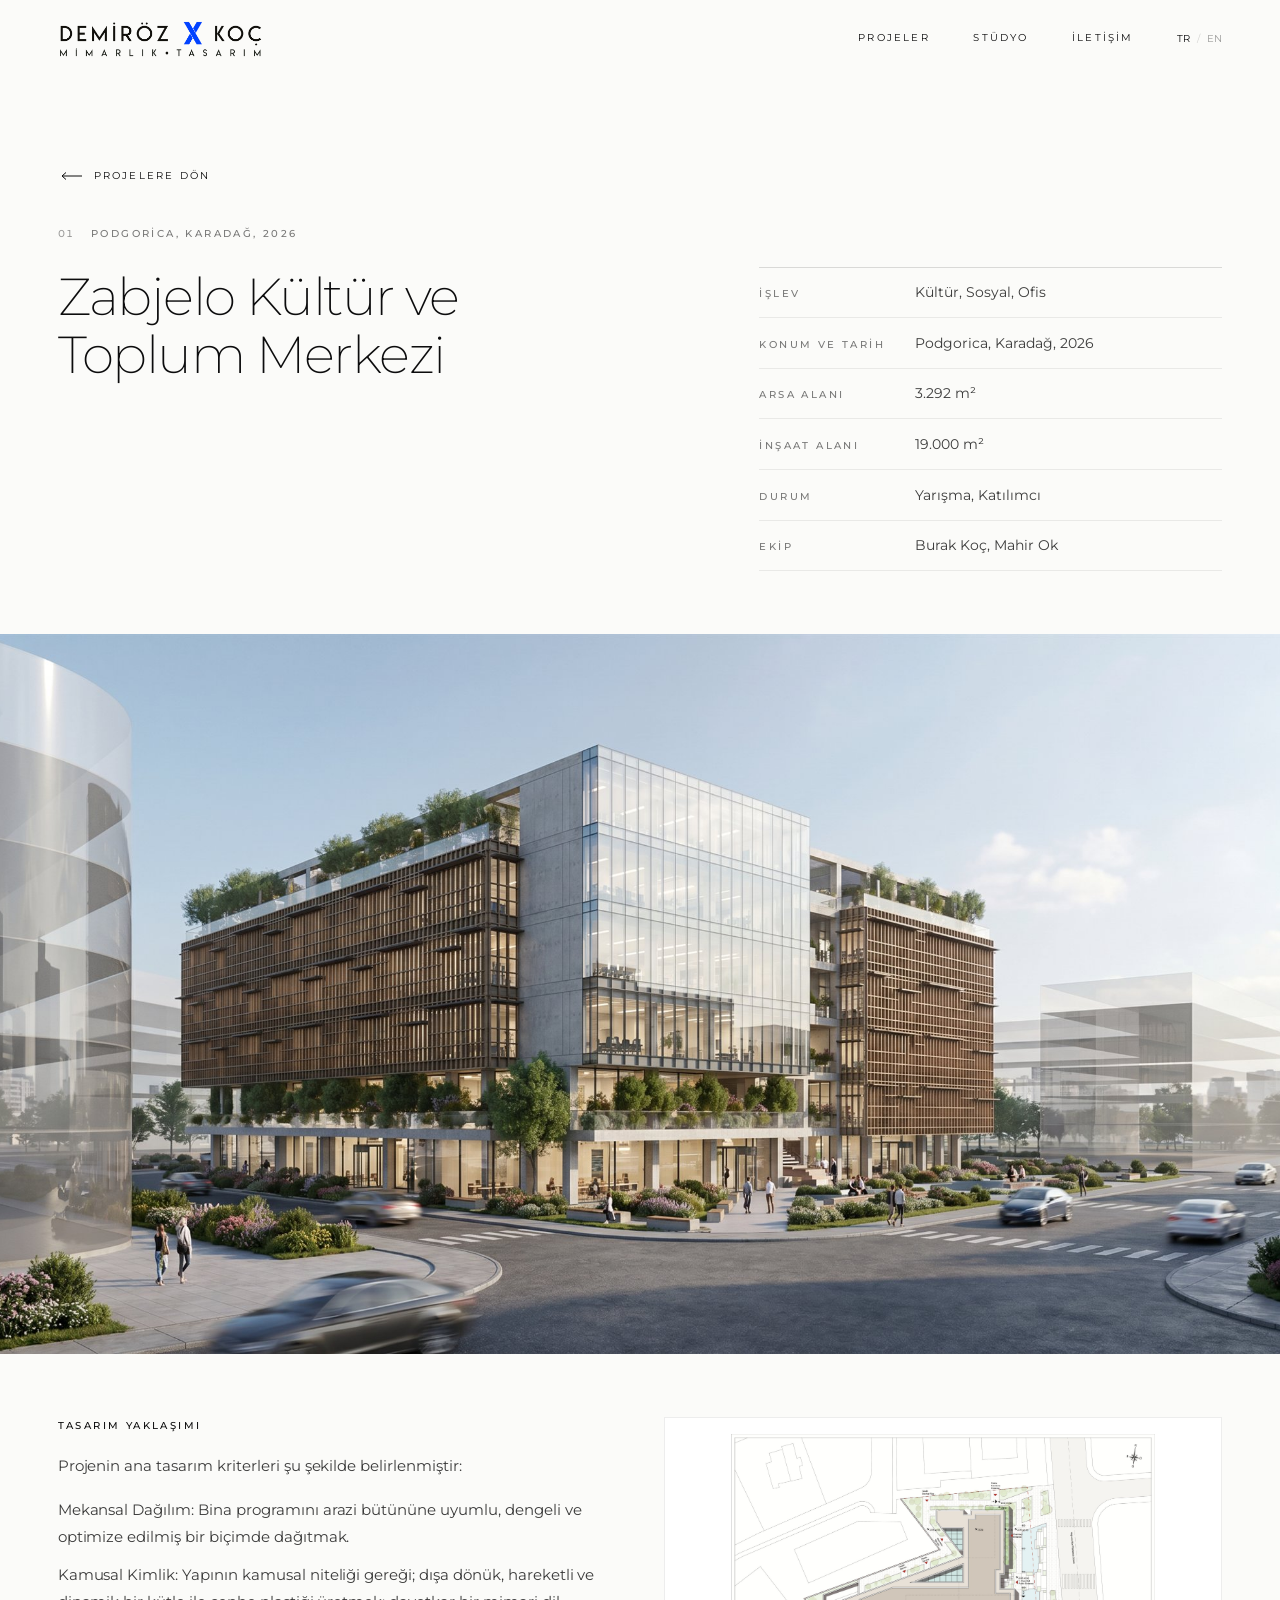
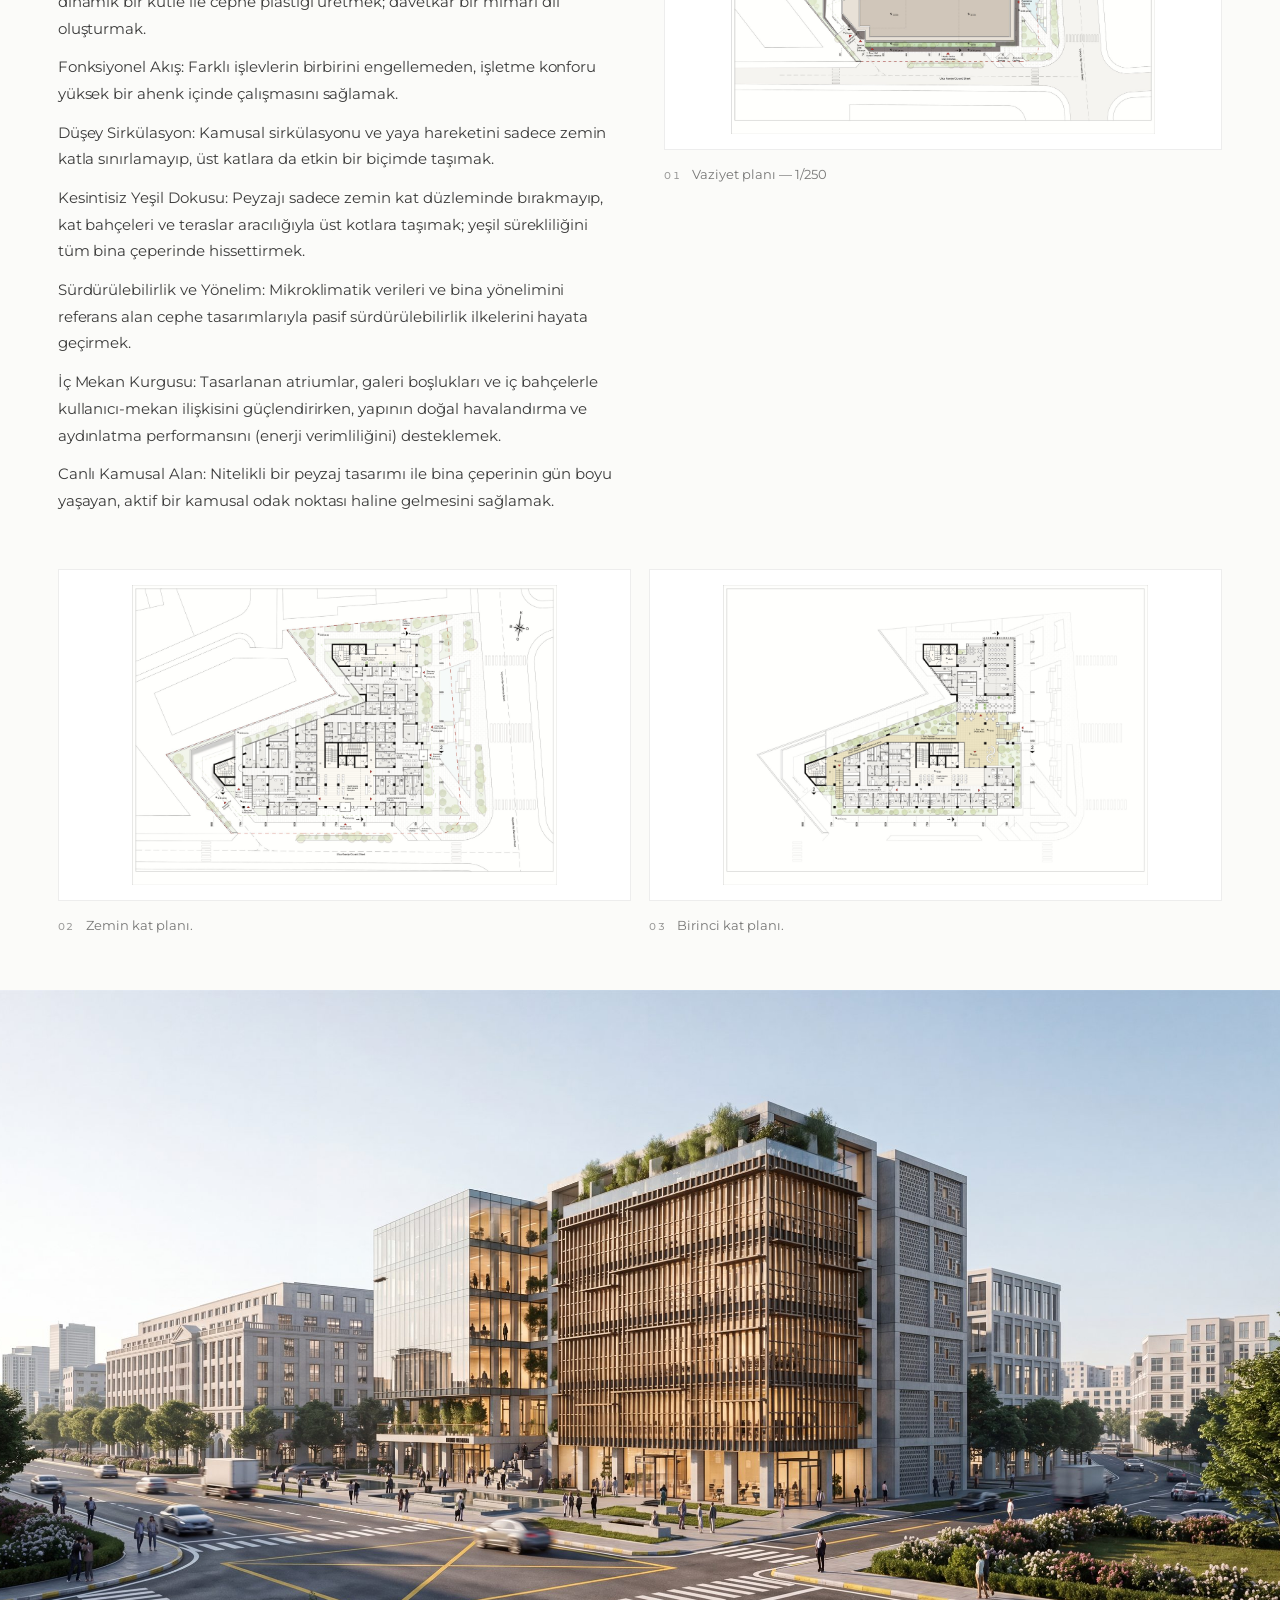
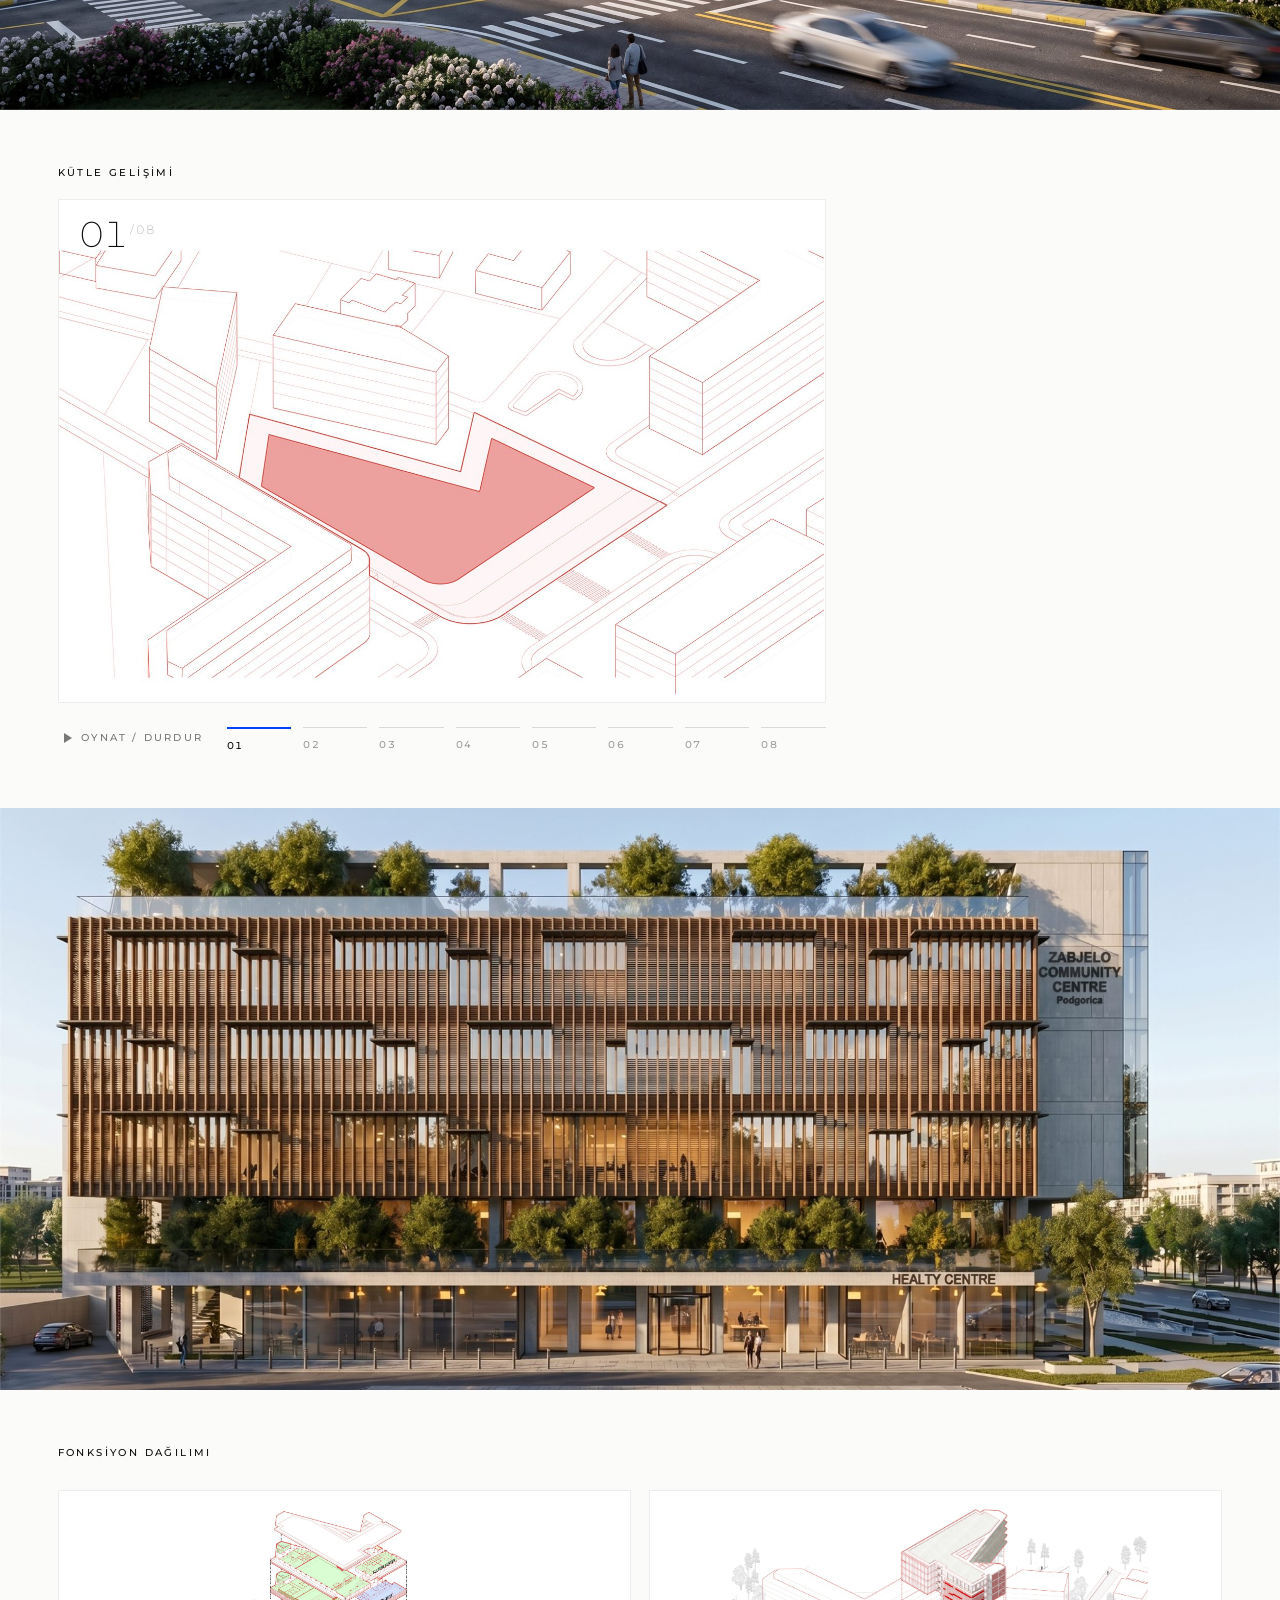
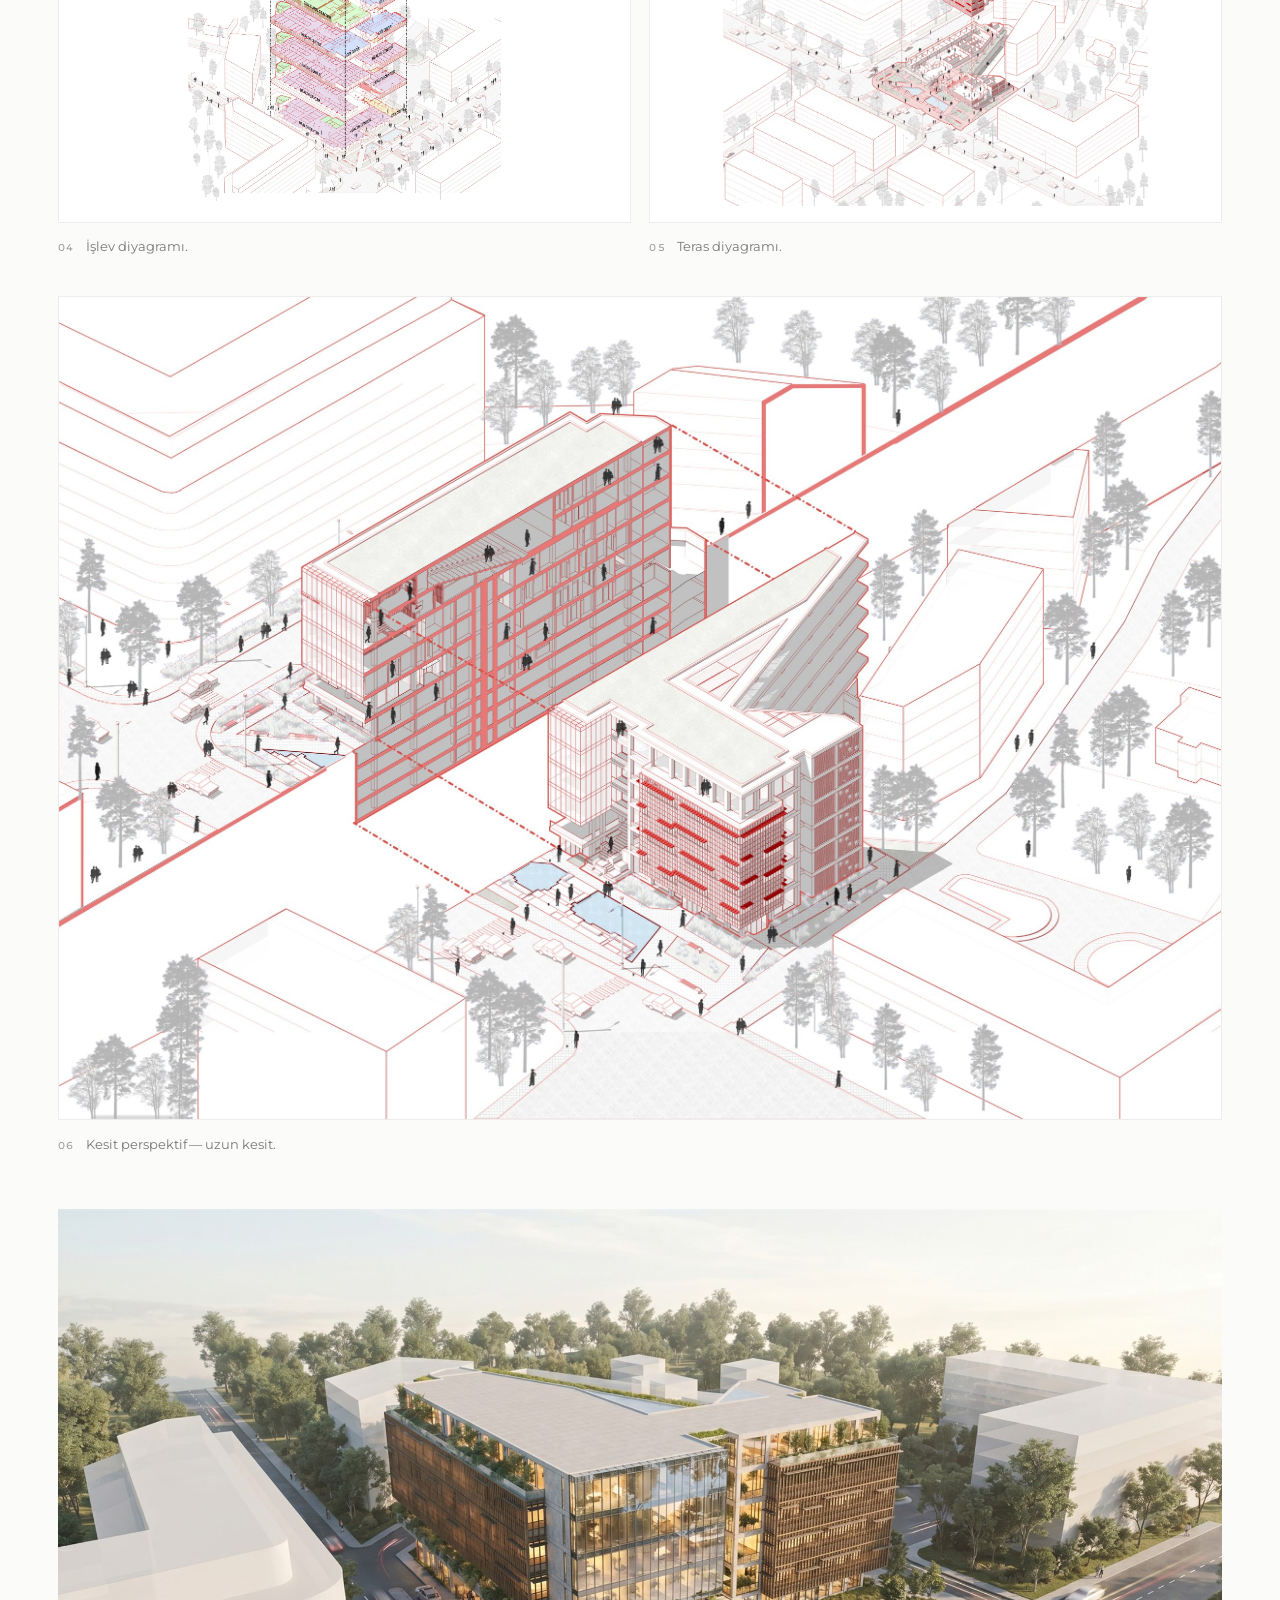
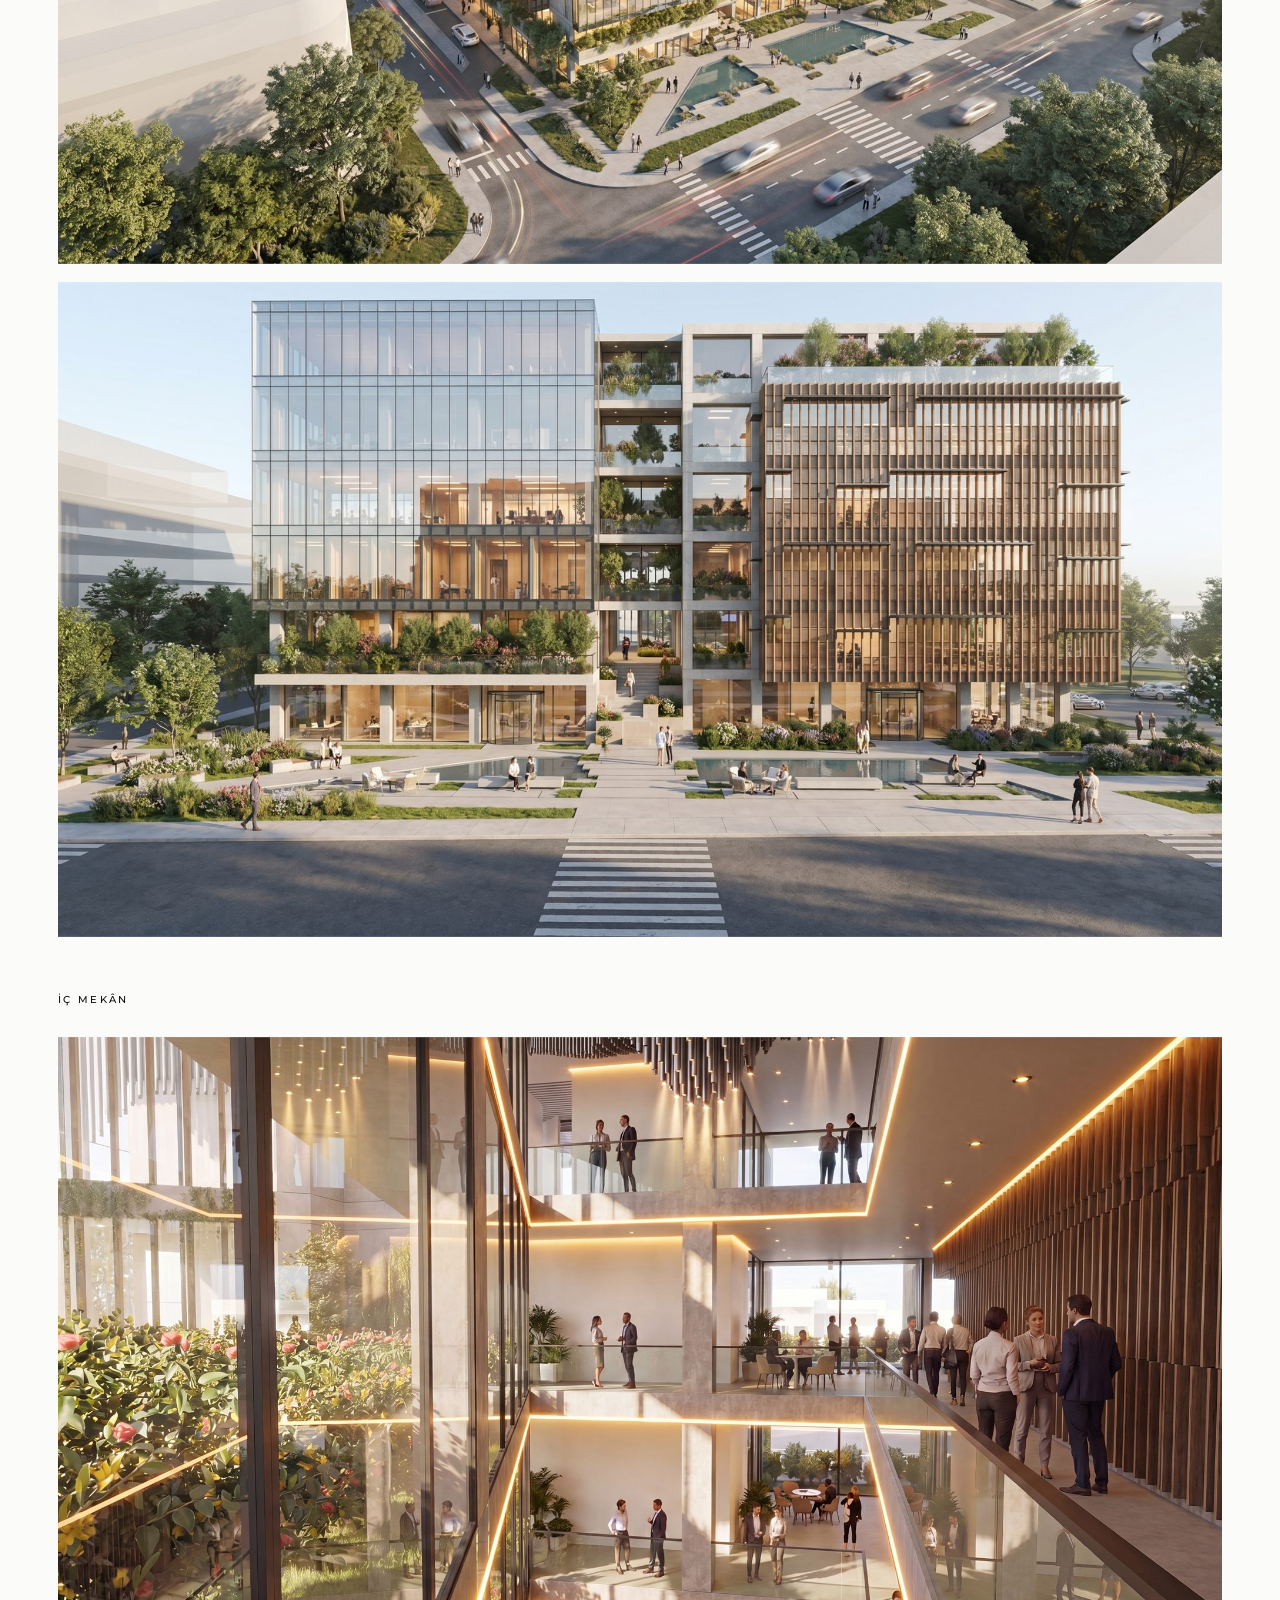
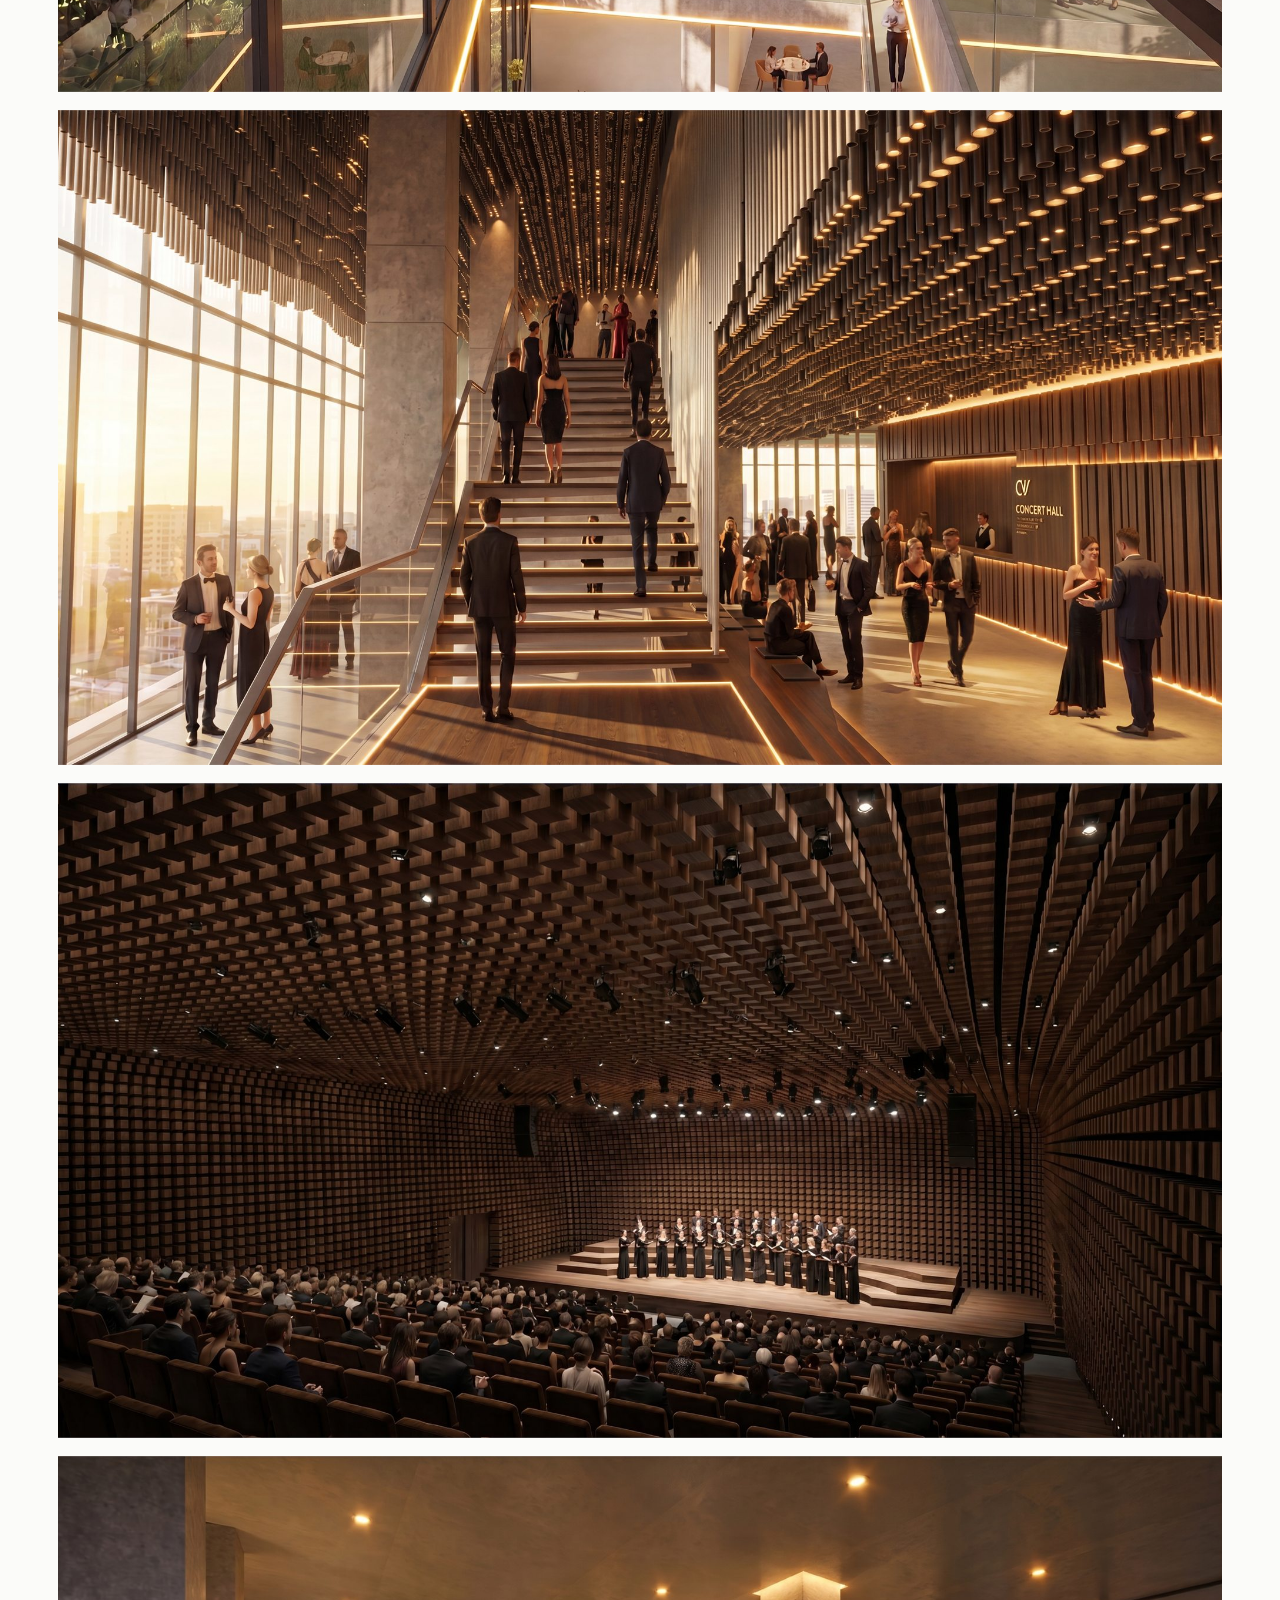
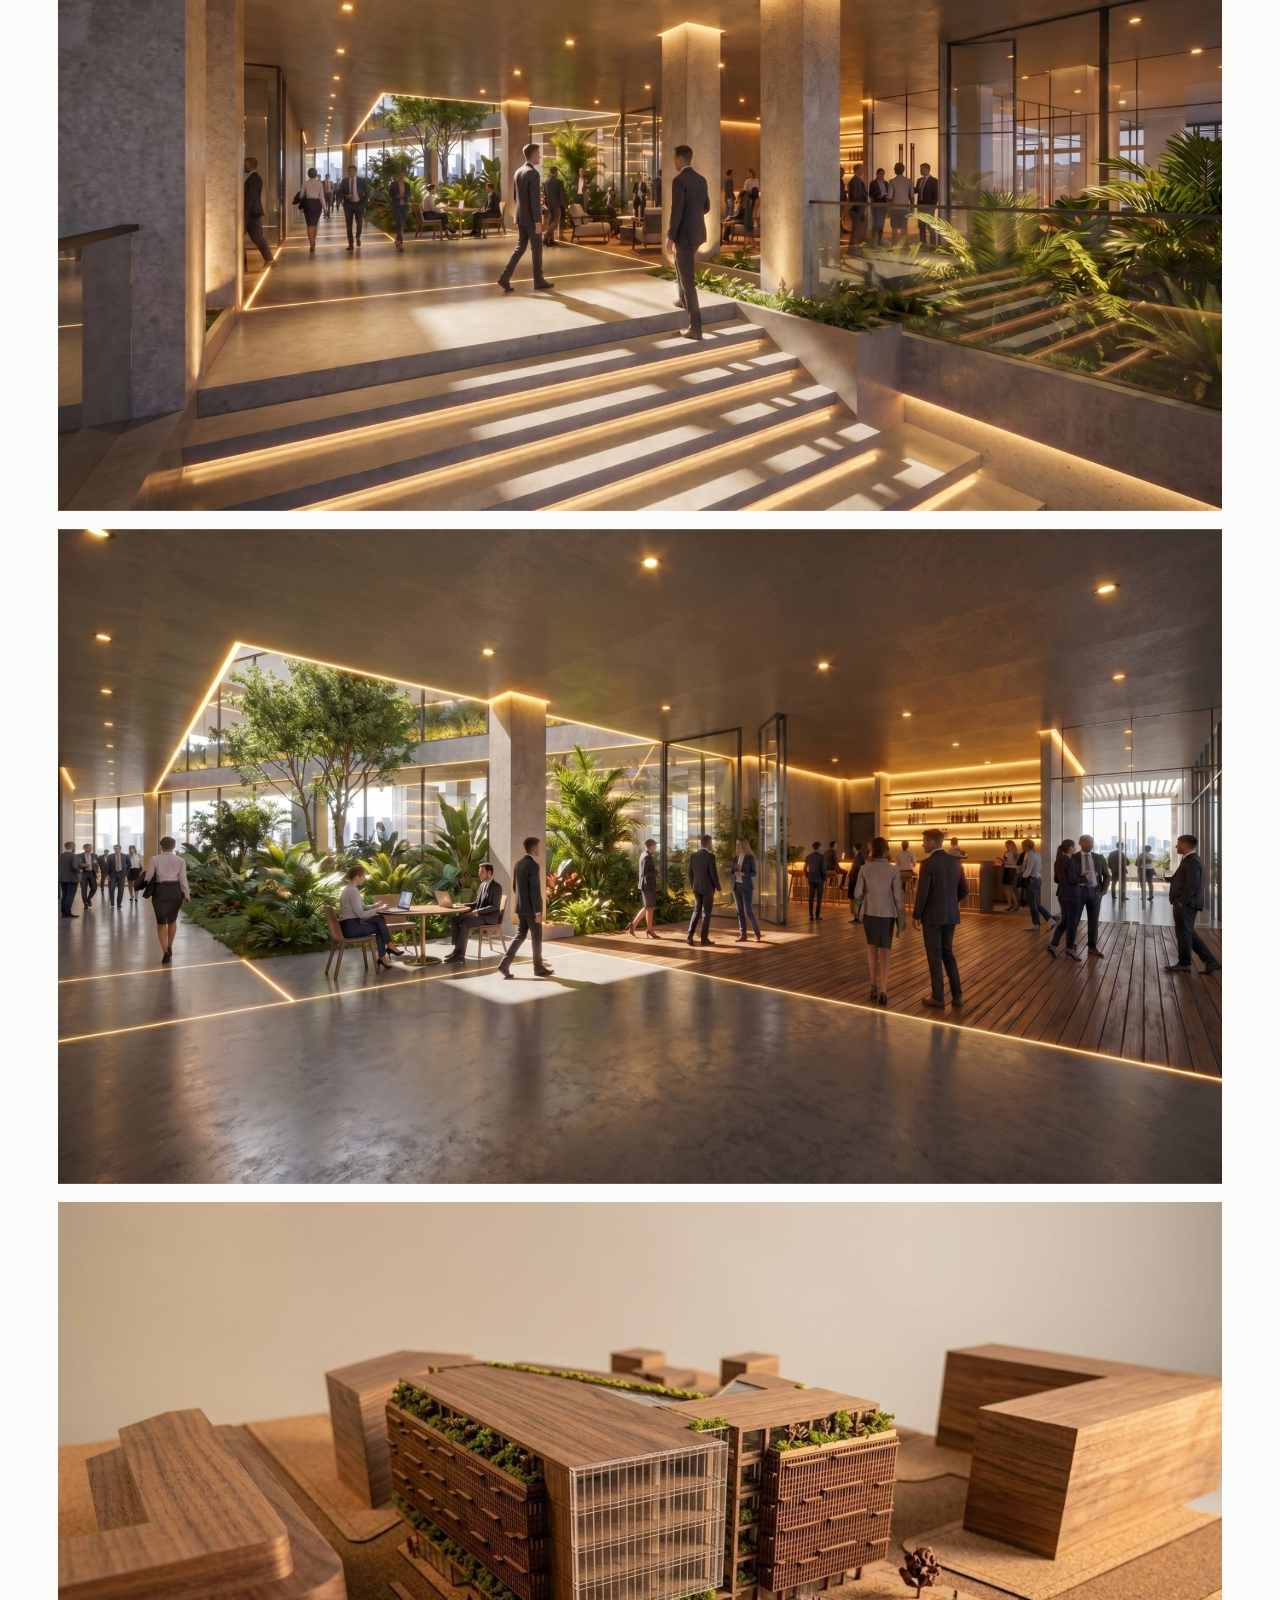
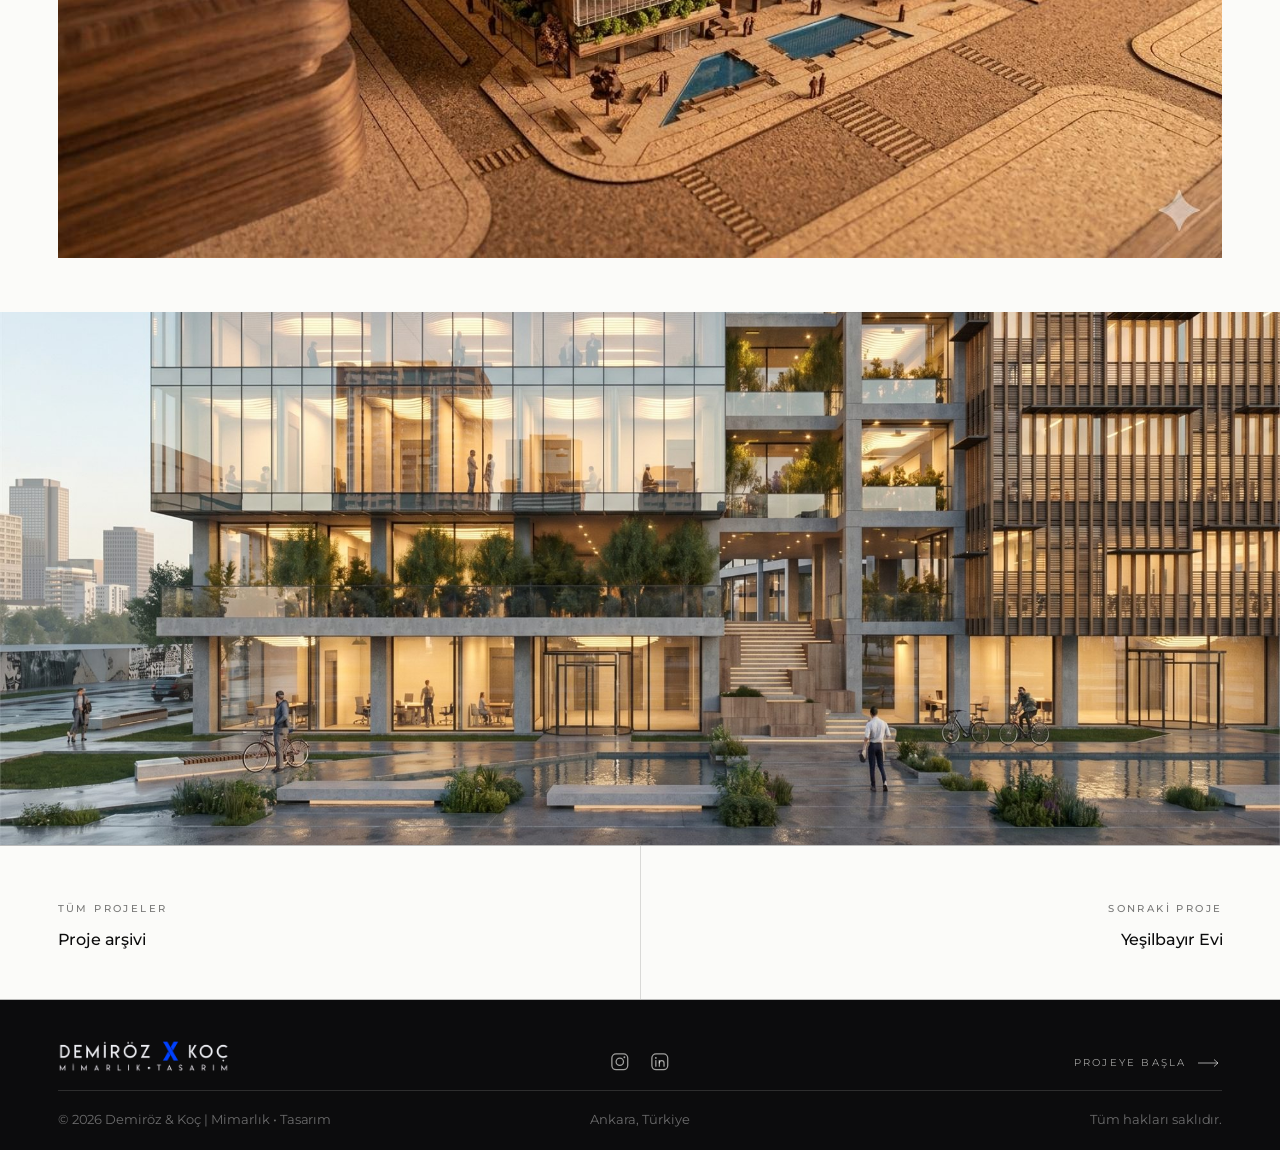
<file: zabjelo.html>
<!DOCTYPE html>
<html lang="tr">
<head>
<meta charset="utf-8">
<meta name="viewport" content="width=device-width, initial-scale=1">
<title>Zabjelo Kültür ve Toplum Merkezi | Demiröz &amp; Koç</title>
<meta name="description" content="Podgorica Zabjelo Kültür ve Toplum Merkezi kavramsal tasarım yarışması projesi — Demiröz &amp; Koç Mimarlık • Tasarım.">
<!-- ONIZLEME: icerik yer tutucu oldugu surece arama motorlarina kapali.
     Yayina cikarken bu satiri SILIN. -->
<meta name="robots" content="noindex, nofollow">
<link rel="icon" type="image/png" href="assets/favicon.png">
<link rel="preconnect" href="https://fonts.googleapis.com">
<link rel="preconnect" href="https://fonts.gstatic.com" crossorigin>
<link href="https://fonts.googleapis.com/css2?family=Montserrat:wght@200;300;400;500;600&display=swap" rel="stylesheet">
<link rel="stylesheet" href="css/main.css?v=2">
<meta property="og:title" content="Zabjelo Kültür ve Toplum Merkezi | Demiröz &amp; Koç">
<meta property="og:image" content="assets/img/zabjelo/cover.jpg">
<meta property="og:type" content="article">
</head>
<body data-page="project" data-title-en="Zabjelo Community Centre | Demiröz &amp; Koç">

<div class="progress" id="progress" aria-hidden="true"></div>

<header class="site-head" id="siteHead">
  <div class="shell site-head__inner">
    <a class="brand" href="index.html" aria-label="Demiröz &amp; Koç — Anasayfa">
      <img class="brand__dark"  src="assets/logo-tr.png"   data-src-tr="assets/logo-tr.png"   data-src-en="assets/logo-en.png"   alt="Demiröz &amp; Koç Mimarlık • Tasarım">
      <img class="brand__light" src="assets/logo-tr-w.png" data-src-tr="assets/logo-tr-w.png" data-src-en="assets/logo-en-w.png" alt="" aria-hidden="true">
    </a>
    <nav class="nav" aria-label="Ana menü">
      <a href="projeler.html" data-i18n="nav.works">Projeler</a>
      <a href="studyo.html"   data-i18n="nav.studio">Stüdyo</a>
      <a href="iletisim.html" data-i18n="nav.contact">İletişim</a>
      <span class="lang" role="group" aria-label="Dil / Language">
        <button type="button" data-lang-btn="tr" aria-pressed="true">TR</button>
        <span class="sep" aria-hidden="true">/</span>
        <button type="button" data-lang-btn="en" aria-pressed="false">EN</button>
      </span>
    </nav>
    <button class="nav-toggle" id="navToggle" aria-expanded="false" aria-controls="drawer" aria-label="Menü">
      <span class="nav-toggle__bar"></span><span class="nav-toggle__bar"></span>
    </button>
  </div>
</header>

<div class="drawer" id="drawer">
  <nav aria-label="Mobil menü">
    <ul class="drawer__list">
      <li><span class="num">01</span><a href="projeler.html" data-i18n="nav.works">Projeler</a></li>
      <li><span class="num">02</span><a href="studyo.html"   data-i18n="nav.studio">Stüdyo</a></li>
      <li><span class="num">03</span><a href="iletisim.html" data-i18n="nav.contact">İletişim</a></li>
    </ul>
  </nav>
  <div class="drawer__foot">
    <!-- Etiket "Instagram" degil "Sosyal": artik iki ag var. Kullanici adi yerine
         ag adlari yaziyor, footer ile ayni bicim. -->
    <span class="label" data-i18n="contact.socialLabel">Sosyal</span>
    <a class="link" href="https://www.instagram.com/demiroz_koc_architects/" target="_blank" rel="noopener">Instagram</a>
    <a class="link" href="https://www.linkedin.com/company/demi%CC%87r%C3%B6z-x-ko%C3%A7-architecture-design/" target="_blank" rel="noopener" data-i18n="foot.linkedin">LinkedIn</a>
    <span class="lang" role="group" aria-label="Dil / Language">
      <button type="button" data-lang-btn="tr" aria-pressed="true">TR</button>
      <span class="sep" aria-hidden="true">/</span>
      <button type="button" data-lang-btn="en" aria-pressed="false">EN</button>
    </span>
  </div>
</div>

<!-- data-gallery: icindeki tum gorseller tek bir lightbox galerisi olur
     (kutle gelisim kareleri haric, onlarin kendi oynaticisi var) -->
<main id="main" data-gallery>

  <!-- ===================== TITLE ===================== -->
  <section class="page-head shell">
    <a class="alink" href="projeler.html" data-reveal style="margin-bottom:2.5rem">
      <svg viewBox="0 0 24 8" aria-hidden="true" style="transform:rotate(180deg)"><line class="a-shaft" x1="0" y1="4" x2="20" y2="4"/><polyline class="a-head" points="16,0.5 20,4 16,7.5"/></svg>
      <span data-i18n="cta.backToWorks">Projelere Dön</span>
    </a>
    <p class="label" data-reveal><span class="num">01</span> &nbsp; Podgorica, <span data-i18n="z.country">Karadağ</span>, 2026</p>
    <div class="page-head__row page-head__row--top" style="margin-top:1.5rem">
      <h1 class="h1"><span data-reveal-mask><span data-i18n="z.title">Zabjelo Kültür ve Toplum Merkezi</span></span></h1>
      <!-- Proje künyesi, VERI/zabjelo community centre künye.pdf dosyasindan
           birebir alindi; deger, sira ve yazim degistirilmedi. -->
      <dl class="spec" data-reveal data-reveal-delay="1">
        <div class="spec__row">
          <dt class="label" data-i18n="s.func">İşlev</dt>
          <dd data-i18n="s.func.v">Kültür, Sosyal, Ofis</dd>
        </div>
        <div class="spec__row">
          <dt class="label" data-i18n="s.loc">Konum ve Tarih</dt>
          <dd data-i18n="s.loc.v">Podgorica, Karadağ, 2026</dd>
        </div>
        <div class="spec__row">
          <dt class="label" data-i18n="s.site">Arsa Alanı</dt>
          <dd>3.292 m²</dd>
        </div>
        <div class="spec__row">
          <dt class="label" data-i18n="s.gfa">İnşaat Alanı</dt>
          <dd>19.000 m²</dd>
        </div>
        <div class="spec__row">
          <dt class="label" data-i18n="s.status">Durum</dt>
          <dd data-i18n="s.status.v">Yarışma, Katılımcı</dd>
        </div>
        <div class="spec__row">
          <dt class="label" data-i18n="s.team">Ekip</dt>
          <dd>Burak Koç, Mahir Ok</dd>
        </div>
      </dl>
    </div>
  </section>

  <!-- ===================== HERO =====================
       Proje kartindaki kapak renderiyle ayni gorsel: arsivden gelen ziyaretci
       tikladigi kareyle karsilasiyor. Eski hero (hero.jpg) silinmedi, asagida
       ilk buyuk render olarak duruyor. -->
  <figure class="bleed bleed--tall">
    <img src="assets/img/zabjelo/cover.jpg" alt="Zabjelo Kültür ve Toplum Merkezi — kavşak köşesinden sokak seviyesinde görünüm" fetchpriority="high">
  </figure>

  <!-- ===================== TASARIM YAKLASIMI + VAZIYET PLANI =====================
       Solda kunye PDF'indeki sekiz tasarim kriteri, girisin altinda alt alta;
       sagda vaziyet plani. Kriter metinleri birebir, yalniz madde isaretleri
       kaldirildi. -->
  <section class="section shell" style="padding-top:clamp(3rem,7vh,5rem)">
    <div class="aside-pair">

      <div>
        <p class="label label--ink" data-reveal data-i18n="z.c1.label">Tasarım Yaklaşımı</p>
        <p class="body-text" style="margin-top:1.1rem" data-reveal data-i18n="z.c1.lead">Projenin ana tasarım kriterleri şu şekilde belirlenmiştir:</p>
        <div class="crit" data-reveal data-reveal-delay="1">
        <p class="body-text" data-i18n="z.c1.i1">Mekansal Dağılım: Bina programını arazi bütününe uyumlu, dengeli ve optimize edilmiş bir biçimde dağıtmak.</p>
        <p class="body-text" data-i18n="z.c1.i2">Kamusal Kimlik: Yapının kamusal niteliği gereği; dışa dönük, hareketli ve dinamik bir kütle ile cephe plastiği üretmek; davetkar bir mimari dil oluşturmak.</p>
        <p class="body-text" data-i18n="z.c1.i3">Fonksiyonel Akış: Farklı işlevlerin birbirini engellemeden, işletme konforu yüksek bir ahenk içinde çalışmasını sağlamak.</p>
        <p class="body-text" data-i18n="z.c1.i4">Düşey Sirkülasyon: Kamusal sirkülasyonu ve yaya hareketini sadece zemin katla sınırlamayıp, üst katlara da etkin bir biçimde taşımak.</p>
        <p class="body-text" data-i18n="z.c1.i5">Kesintisiz Yeşil Dokusu: Peyzajı sadece zemin kat düzleminde bırakmayıp, kat bahçeleri ve teraslar aracılığıyla üst kotlara taşımak; yeşil sürekliliğini tüm bina çeperinde hissettirmek.</p>
        <p class="body-text" data-i18n="z.c1.i6">Sürdürülebilirlik ve Yönelim: Mikroklimatik verileri ve bina yönelimini referans alan cephe tasarımlarıyla pasif sürdürülebilirlik ilkelerini hayata geçirmek.</p>
        <p class="body-text" data-i18n="z.c1.i7">İç Mekan Kurgusu: Tasarlanan atriumlar, galeri boşlukları ve iç bahçelerle kullanıcı-mekan ilişkisini güçlendirirken, yapının doğal havalandırma ve aydınlatma performansını (enerji verimliliğini) desteklemek.</p>
        <p class="body-text" data-i18n="z.c1.i8">Canlı Kamusal Alan: Nitelikli bir peyzaj tasarımı ile bina çeperinin gün boyu yaşayan, aktif bir kamusal odak noktası haline gelmesini sağlamak.</p>
        </div>
      </div>

      <figure class="fig" data-reveal data-reveal-delay="1">
        <div class="plate"><img src="assets/img/zabjelo/dwg-site.jpg" alt="Vaziyet planı 1/250" loading="lazy"></div>
        <figcaption class="small"><span class="num">01</span><span data-i18n="z.cap.site">Vaziyet planı — 1/250</span></figcaption>
      </figure>

    </div>
  </section>

  <!-- ===================== PLANLAR ===================== -->
  <section class="section shell" style="padding-top:0">
    <div class="dwg-pair">
      <figure class="fig" data-reveal>
        <div class="plate"><img src="assets/img/zabjelo/dwg-plan-00.jpg" alt="Zemin kat planı" loading="lazy"></div>
        <figcaption class="small"><span class="num">02</span><span data-i18n="z.cap.plan00">Zemin kat planı.</span></figcaption>
      </figure>
      <figure class="fig" data-reveal data-reveal-delay="1">
        <div class="plate"><img src="assets/img/zabjelo/dwg-plan-01.jpg" alt="Birinci kat planı — pasaj kotu" loading="lazy"></div>
        <figcaption class="small"><span class="num">03</span><span data-i18n="z.cap.plan01">Birinci kat planı.</span></figcaption>
      </figure>
    </div>
  </section>

  <!-- ===================== RENDER ===================== -->
  <figure class="bleed" data-reveal>
    <img src="assets/img/zabjelo/hero.jpg" alt="Bulvar kavşağı ve çevre doku ile birlikte genel görünüm" loading="lazy" style="aspect-ratio:16/9">
  </figure>

  <!-- ===================== KUTLE GELISIMI ===================== -->
  <section class="section shell" style="padding-top:clamp(2.5rem,6vh,4rem)">
    <p class="label label--ink" data-reveal data-i18n="z.c2.label">Kütle Gelişimi</p>
    <div style="margin-top:1.1rem">
        <div class="massfilm" id="massfilm" data-reveal>
          <div class="massfilm__stage">
            <span class="massfilm__step" aria-hidden="true"><span class="n">01</span><sub>/08</sub></span>
            <img src="assets/img/zabjelo/mass-a.jpg" alt="Kütle gelişimi adım 1" class="is-on">
            <img src="assets/img/zabjelo/mass-b.jpg" alt="Kütle gelişimi adım 2" loading="lazy">
            <img src="assets/img/zabjelo/mass-c.jpg" alt="Kütle gelişimi adım 3" loading="lazy">
            <img src="assets/img/zabjelo/mass-d.jpg" alt="Kütle gelişimi adım 4" loading="lazy">
            <img src="assets/img/zabjelo/mass-e.jpg" alt="Kütle gelişimi adım 5" loading="lazy">
            <img src="assets/img/zabjelo/mass-f.jpg" alt="Kütle gelişimi adım 6" loading="lazy">
            <img src="assets/img/zabjelo/mass-g.jpg" alt="Kütle gelişimi adım 7" loading="lazy">
            <img src="assets/img/zabjelo/mass-h.jpg" alt="Kütle gelişimi adım 8" loading="lazy">
          </div>
           <div class="massfilm__bar">
            <button class="massfilm__play" type="button" aria-pressed="true">
              <span class="glyph" aria-hidden="true"></span>
              <span data-i18n="z.mass.toggle">Oynat / Durdur</span>
            </button>
             <div class="massfilm__steps" role="group" aria-label="Kütle gelişim adımları">
              <button type="button" aria-pressed="true"><span class="num">01</span></button>
              <button type="button" aria-pressed="false"><span class="num">02</span></button>
              <button type="button" aria-pressed="false"><span class="num">03</span></button>
              <button type="button" aria-pressed="false"><span class="num">04</span></button>
              <button type="button" aria-pressed="false"><span class="num">05</span></button>
              <button type="button" aria-pressed="false"><span class="num">06</span></button>
              <button type="button" aria-pressed="false"><span class="num">07</span></button>
              <button type="button" aria-pressed="false"><span class="num">08</span></button>
            </div>
          </div>
  </section>

  <!-- ===================== RENDER ===================== -->
  <figure class="bleed" data-reveal>
    <img src="assets/img/zabjelo/boulevard.jpg" alt="Bulvar cephesi" loading="lazy" style="aspect-ratio:2.2/1">
  </figure>

  <!-- ===================== FONKSIYON DAGILIMI ===================== -->
  <section class="section shell" style="padding-top:clamp(2.5rem,6vh,4rem)">
    <p class="label label--ink" data-reveal data-i18n="z.c5.label">Fonksiyon Dağılımı</p>

    <div class="dwg-pair" style="margin-top:1.75rem">
      <figure class="fig" data-reveal>
        <div class="plate plate--pad"><img src="assets/img/zabjelo/dia-function.jpg" alt="İşlev diyagramı" loading="lazy"></div>
        <figcaption class="small"><span class="num">04</span><span data-i18n="z.cap.function">İşlev diyagramı.</span></figcaption>
      </figure>
      <figure class="fig" data-reveal data-reveal-delay="1">
        <div class="plate"><img src="assets/img/zabjelo/dia-terrace.jpg" alt="Teras diyagramı" loading="lazy"></div>
        <figcaption class="small"><span class="num">05</span><span data-i18n="z.cap.terrace">Teras diyagramı.</span></figcaption>
      </figure>
    </div>

    <div class="dwg-pair dwg-pair--sheet" style="margin-top:clamp(1.5rem,3vw,2.5rem)">
      <figure class="fig" data-reveal>
        <div class="plate"><img src="assets/img/zabjelo/dia-section-persp.jpg" alt="Kesit perspektif — uzun kesit" loading="lazy"></div>
        <figcaption class="small"><span class="num">06</span><span data-i18n="z.cap.sectionpersp">Kesit perspektif — uzun kesit.</span></figcaption>
      </figure>
    </div>
  </section>

  <!-- ===================== RENDERLAR ===================== -->
  <section class="section shell" style="padding-top:0">
    <div class="dwg-pair dwg-pair--uniform">
      <figure class="fig" data-reveal>
        <img src="assets/img/zabjelo/aerial.jpg" alt="Havadan genel görünüm" loading="lazy">
      </figure>
      <figure class="fig" data-reveal data-reveal-delay="1">
        <img src="assets/img/zabjelo/passage.jpg" alt="Kamusal merdiven ve pasaj" loading="lazy">
      </figure>
    </div>
  </section>

  <!-- ===================== IC MEKAN ===================== -->
  <section class="section shell" style="padding-top:0">
    <p class="label label--ink" data-reveal data-i18n="z.c6.label">İç Mekân</p>
    <div class="dwg-pair dwg-pair--uniform" style="margin-top:1.75rem">
      <figure class="fig" data-reveal>
        <img src="assets/img/zabjelo/int-atrium.jpg" alt="Atrium ve kat bahçeleri" loading="lazy">
      </figure>
      <figure class="fig" data-reveal data-reveal-delay="1">
        <img src="assets/img/zabjelo/int-foyer.jpg" alt="Çok amaçlı salon fuayesi" loading="lazy">
      </figure>
      <figure class="fig" data-reveal>
        <img src="assets/img/zabjelo/int-hall.jpg" alt="Çok amaçlı salon" loading="lazy">
      </figure>
      <figure class="fig" data-reveal data-reveal-delay="1">
        <img src="assets/img/zabjelo/int-stair.jpg" alt="İç sirkülasyon" loading="lazy">
      </figure>
      <figure class="fig" data-reveal>
        <img src="assets/img/zabjelo/int-social.jpg" alt="Ortak sosyal alan" loading="lazy">
      </figure>
      <figure class="fig" data-reveal data-reveal-delay="1">
        <img src="assets/img/zabjelo/model.jpg" alt="Maket" loading="lazy">
      </figure>
    </div>
  </section>

  <!-- ===================== KAPANIS RENDERI ===================== -->
  <figure class="bleed" data-reveal>
    <img src="assets/img/zabjelo/terraces.jpg" alt="Teraslar ve kat bahçeleri, akşam" loading="lazy" style="aspect-ratio:2.4/1">
  </figure>

  <!-- ===================== PAGER ===================== -->
  <nav class="pager" aria-label="Proje gezinmesi">
    <a href="projeler.html">
      <span class="shell" style="display:block">
        <span class="label" data-i18n="cta.allWorks">Tüm Projeler</span>
        <span class="h3" style="display:block; margin-top:.5rem" data-i18n="z.pagerAll">Proje arşivi</span>
      </span>
    </a>
    <a href="yesilbayir.html">
      <span class="shell" style="display:block">
        <span class="label" data-i18n="proj.next">Sonraki Proje</span>
        <span class="h3" style="display:block; margin-top:.5rem" data-i18n="yesilbayir.title">Yeşilbayır Evi</span>
      </span>
    </a>
  </nav>

</main>

<footer class="site-foot">
  <div class="shell">
    <!-- Tek satir: solda logo, ortada sosyal piktogramlar, sagda "Projeye Başla".
         Ucu de alt hizalı, hepsi telif cizgisinin hemen ustunde duruyor.
         Menu ve iletisim kolonlari kaldirildi (bkz. css/main.css .site-foot). -->
    <div class="foot__top">
      <div class="foot__brand">
        <img src="assets/logo-tr-w.png" data-src-tr="assets/logo-tr-w.png" data-src-en="assets/logo-en-w.png" alt="Demiröz &amp; Koç">
      </div>

      <!-- Piktogram: iki ag adini yazmak yerine iki isaret. Ikisi de ayni
           cizgi kalinliginda, ayni yuvarlak kosede kare icinde — LinkedIn'in
           dolu resmi logosu Instagram'in cizgisel isaretinin yaninda uyumsuz
           duruyordu. aria-label ekran okuyucu icin adi tasiyor. -->
      <div class="foot__social">
        <a href="https://www.instagram.com/demiroz_koc_architects/" target="_blank" rel="noopener" aria-label="Instagram">
          <svg viewBox="0 0 24 24" aria-hidden="true" fill="none" stroke="currentColor" stroke-width="1.4" stroke-linecap="round">
            <rect x="3.2" y="3.2" width="17.6" height="17.6" rx="4.6"/>
            <circle cx="12" cy="12" r="4.1"/>
            <circle cx="17.1" cy="6.9" r="1.05" fill="currentColor" stroke="none"/>
          </svg>
        </a>
        <a href="https://www.linkedin.com/company/demi%CC%87r%C3%B6z-x-ko%C3%A7-architecture-design/" target="_blank" rel="noopener" aria-label="LinkedIn">
          <svg viewBox="0 0 24 24" aria-hidden="true" fill="none" stroke="currentColor" stroke-width="1.4" stroke-linecap="round">
            <rect x="3.2" y="3.2" width="17.6" height="17.6" rx="4.6"/>
            <circle cx="7.6" cy="7.7" r="1.05" fill="currentColor" stroke="none"/>
            <line x1="7.6" y1="10.6" x2="7.6" y2="16.9"/>
            <line x1="11.5" y1="10.6" x2="11.5" y2="16.9"/>
            <path d="M11.5 13.3a2.6 2.6 0 0 1 5.2 0v3.6"/>
          </svg>
        </a>
      </div>

        <a class="alink foot__cta" href="iletisim.html">
          <span data-i18n="cta.startProject">Projeye Başla</span>
          <svg viewBox="0 0 24 8" aria-hidden="true"><line class="a-shaft" x1="0" y1="4" x2="20" y2="4"/><polyline class="a-head" points="16,0.5 20,4 16,7.5"/></svg>
        </a>
    </div>

    <div class="foot__bottom">
      <p class="small">© <span id="year">2026</span> Demiröz &amp; Koç | <span data-i18n="foot.lockup">Mimarlık • Tasarım</span></p>
      <!-- Sehir iki dilde de ayni, ceviri anahtari yok. -->
      <p class="small">Ankara, Türkiye</p>
      <p class="small" data-i18n="foot.rights">Tüm hakları saklıdır.</p>
    </div>
  </div>
</footer>

<script src="js/i18n.js?v=2"></script>
<script src="js/main.js?v=2"></script>
</body>
</html>
</file>
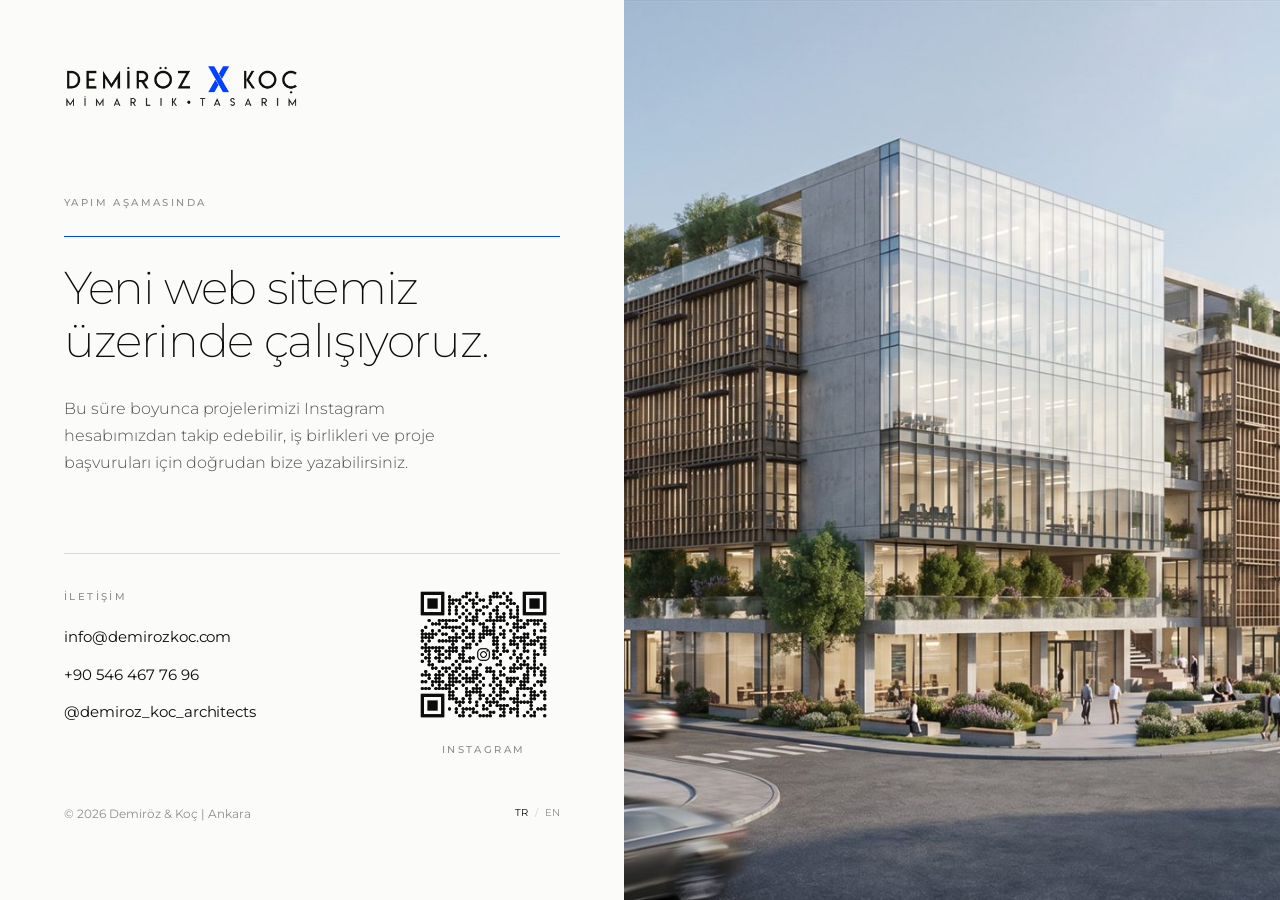
<file: hold/bolunmus.html>
<!DOCTYPE html>
<html lang="tr">
<head>
<meta charset="utf-8">
<meta name="viewport" content="width=device-width, initial-scale=1">
<title>Demiröz &amp; Koç | Mimarlık • Tasarım</title>
<meta name="description" content="Demiröz &amp; Koç Mimarlık • Tasarım. Yeni web sitemiz yapım aşamasında.">
<meta name="robots" content="index, follow">
<link rel="icon" type="image/png" href="assets/favicon.png">
<link rel="preconnect" href="https://fonts.googleapis.com">
<link rel="preconnect" href="https://fonts.gstatic.com" crossorigin>
<link href="https://fonts.googleapis.com/css2?family=Montserrat:wght@200;300;400;500&display=swap" rel="stylesheet">
<meta property="og:title" content="Demiröz &amp; Koç | Mimarlık • Tasarım">
<meta property="og:description" content="Yeni web sitemiz yapım aşamasında.">
<meta property="og:image" content="assets/gorsel.jpg">
<meta property="og:type" content="website">

<style>
:root {
  --ink:   #0C0C0D;
  --ink-70:rgba(12,12,13,.70);
  --ink-45:rgba(12,12,13,.45);
  --paper: #FBFBF9;
  --blue:  #0243FC;
  --line:  rgba(12,12,13,.14);
  --ease:  cubic-bezier(.22,1,.36,1);
}
*,*::before,*::after { box-sizing: border-box; }
html { -webkit-text-size-adjust: 100%; }
body {
  margin: 0;
  min-height: 100svh;
  background: var(--paper);
  color: var(--ink);
  font-family: "Montserrat", "Century Gothic", system-ui, sans-serif;
  font-size: .9375rem;
  line-height: 1.78;
  font-weight: 400;
  letter-spacing: -.002em;
  -webkit-font-smoothing: antialiased;
  -moz-osx-font-smoothing: grayscale;
}
img { display: block; max-width: 100%; height: auto; }
a { color: inherit; text-decoration: none; }
button { font: inherit; color: inherit; background: none; border: 0; cursor: pointer; }
::selection { background: var(--blue); color: #fff; }
:focus-visible { outline: 1.5px solid var(--blue); outline-offset: 4px; }

/* ---------- Layout: text left, image right ---------- */
.wrap {
  min-height: 100svh;
  display: grid;
  grid-template-rows: 1fr auto;
  /* minmax(0,…) — an auto track takes the image's intrinsic width as its
     min-content size, which pushes the layout wider than the viewport */
  grid-template-columns: minmax(0, 1fr);
}
@media (min-width: 60rem) {
  .wrap {
    grid-template-rows: none;
    grid-template-columns: minmax(0, 1fr) minmax(0, 1.05fr);
  }
}
.panel, .media { min-width: 0; }

.panel {
  display: flex;
  flex-direction: column;
  padding: clamp(1.75rem, 5vw, 4.5rem);
  min-height: 60svh;
}
@media (min-width: 60rem) { .panel { min-height: 100svh; } }

.brand img { height: clamp(1.9rem, 4.2vw, 2.75rem); width: auto; }

.middle { margin-top: auto; padding-block: clamp(2.5rem, 6vh, 4rem); }

.label {
  font-size: .625rem;
  font-weight: 500;
  letter-spacing: .24em;
  text-transform: uppercase;
  color: var(--ink-45);
}

/* The rule slowly fills — a quiet "in progress" signal, no spinner needed */
.rule {
  position: relative;
  height: 1px;
  background: var(--line);
  margin: 1.5rem 0;
  overflow: hidden;
}
.rule::after {
  content: "";
  position: absolute;
  inset: 0;
  background: var(--blue);
  transform-origin: left;
  animation: fill 4.5s var(--ease) infinite;
}
@keyframes fill {
  0%   { transform: scaleX(0);   opacity: 1; }
  55%  { transform: scaleX(1);   opacity: 1; }
  85%  { transform: scaleX(1);   opacity: 0; }
  100% { transform: scaleX(0);   opacity: 0; }
}

h1 {
  margin: 0;
  font-weight: 200;
  font-size: clamp(1.75rem, 3.6vw, 3.1rem);
  line-height: 1.16;
  letter-spacing: -.03em;
  max-width: 15ch;
}
.lede {
  margin: 1.75rem 0 0;
  font-weight: 300;
  font-size: clamp(1rem, 1.25vw, 1.125rem);
  line-height: 1.68;
  color: var(--ink-70);
  max-width: 38ch;
}

.foot { margin-top: auto; }
.foot__rule { height: 1px; background: var(--line); margin-bottom: 1.5rem; }

.foot__cols {
  display: flex;
  flex-wrap: wrap;
  gap: 1.75rem 2.5rem;
  align-items: flex-start;
  justify-content: space-between;
}
.contact { display: grid; gap: .55rem; }

/* Kept at 148px+: below roughly 140px the code stops reading reliably
   when a phone camera is pointed at a screen. */
.qr {
  flex: 0 0 auto;
  display: grid;
  gap: .6rem;
  justify-items: center;
}
.qr img {
  width: clamp(9.25rem, 12vw, 10.5rem);
  height: auto;
  display: block;
}
.qr .label { transition: color .35s var(--ease); }
.qr:hover .label { color: var(--ink); }
.contact a {
  position: relative;
  display: inline-block;
  width: fit-content;
  padding-bottom: 2px;
}
.contact a::after {
  content: "";
  position: absolute; left: 0; bottom: 0;
  width: 100%; height: 1px;
  background: currentColor;
  transform: scaleX(0);
  transform-origin: left;
  transition: transform .55s var(--ease);
}
.contact a:hover::after { transform: scaleX(1); }

.bottom {
  display: flex;
  flex-wrap: wrap;
  gap: .75rem 1.5rem;
  justify-content: space-between;
  align-items: center;
  margin-top: 2rem;
}
.small { font-size: .75rem; color: var(--ink-45); }

.lang { display: flex; gap: .4rem; align-items: center; font-size: .625rem; letter-spacing: .14em; color: var(--ink-45); }
.lang button { padding: .2rem 0; transition: color .35s; }
.lang button[aria-pressed="true"] { color: var(--ink); }
.lang .sep { opacity: .4; }

/* ---------- Image ---------- */
.media { position: relative; background: #101012; overflow: hidden; min-height: 40svh; }
@media (min-width: 60rem) { .media { min-height: 100svh; } }
.media img {
  width: 100%; height: 100%;
  object-fit: cover;
  transform: scale(1.05);
  animation: drift 24s var(--ease) forwards;
}
@keyframes drift { to { transform: scale(1); } }

/* Reveal */
.up { opacity: 0; transform: translateY(1rem); animation: up 1s var(--ease) forwards; }
.up:nth-child(1) { animation-delay: .05s; }
.d1 { animation-delay: .18s; }
.d2 { animation-delay: .28s; }
.d3 { animation-delay: .38s; }
@keyframes up { to { opacity: 1; transform: none; } }

@media (prefers-reduced-motion: reduce) {
  *, *::before, *::after {
    animation-duration: .01ms !important;
    animation-iteration-count: 1 !important;
    transition-duration: .01ms !important;
  }
  .up { opacity: 1; transform: none; }
  .rule::after { transform: scaleX(1); }
}
</style>
</head>
<body>

<div class="wrap">
  <div class="panel">

    <a class="brand up" href="/" aria-label="Demiröz &amp; Koç">
      <img src="assets/logo-tr.png"
           data-src-tr="assets/logo-tr.png"
           data-src-en="assets/logo-en.png"
           alt="Demiröz &amp; Koç Mimarlık • Tasarım">
    </a>

    <div class="middle">
      <p class="label up d1" data-i18n="label">Yapım Aşamasında</p>
      <div class="rule up d1" aria-hidden="true"></div>
      <h1 class="up d2" data-i18n="h1">Yeni web sitemiz üzerinde çalışıyoruz.</h1>
      <p class="lede up d3" data-i18n="lede">Bu süre boyunca projelerimizi Instagram hesabımızdan takip edebilir, iş birlikleri ve proje başvuruları için doğrudan bize yazabilirsiniz.</p>
    </div>

    <div class="foot up d3">
      <div class="foot__rule"></div>
      <div class="foot__cols">
        <div class="contact">
          <p class="label" data-i18n="contactLabel">İletişim</p>
          <a href="mailto:info@demirozkoc.com">info@demirozkoc.com</a>
          <a href="tel:+905464677696">+90 546 467 76 96</a>
          <a href="https://instagram.com/demiroz_koc_architects" target="_blank" rel="noopener">@demiroz_koc_architects</a>
        </div>

        <a class="qr" href="https://instagram.com/demiroz_koc_architects" target="_blank" rel="noopener">
          <img src="assets/qr-instagram.png" alt="Instagram hesabımıza gitmek için kodu okutun" width="1080" height="1080">
          <span class="label" data-i18n="qrLabel">Instagram</span>
        </a>
      </div>
      <div class="bottom">
        <p class="small">© <span id="year">2026</span> Demiröz &amp; Koç | <span data-i18n="city">Ankara</span></p>
        <span class="lang" role="group" aria-label="Dil / Language">
          <button type="button" data-lang="tr" aria-pressed="true">TR</button>
          <span class="sep" aria-hidden="true">/</span>
          <button type="button" data-lang="en" aria-pressed="false">EN</button>
        </span>
      </div>
    </div>

  </div>

  <div class="media">
    <img src="assets/gorsel.jpg" alt="Zabjelo Kültür ve Toplum Merkezi — Podgorica">
  </div>
</div>

<script>
(function () {
  document.getElementById('year').textContent = new Date().getFullYear();

  var EN = {
    label: "Under Construction",
    h1: "We are working on our new website.",
    lede: "In the meantime you can follow our projects on Instagram, or write to us directly for collaborations and project enquiries.",
    contactLabel: "Contact",
    qrLabel: "Instagram",
    city: "Ankara"
  };

  var nodes = document.querySelectorAll('[data-i18n]');
  var TR = {};
  nodes.forEach(function (n) { TR[n.getAttribute('data-i18n')] = n.textContent; });

  var trTitle = document.title;
  var enTitle = "Demiröz & Koç | Architecture • Design";

  function apply(lang) {
    var dict = lang === 'en' ? EN : TR;
    nodes.forEach(function (n) {
      var k = n.getAttribute('data-i18n');
      if (dict[k] != null) n.textContent = dict[k];
    });
    document.querySelectorAll('[data-src-tr][data-src-en]').forEach(function (img) {
      img.src = img.getAttribute(lang === 'en' ? 'data-src-en' : 'data-src-tr');
    });
    document.documentElement.lang = lang;
    document.title = lang === 'en' ? enTitle : trTitle;
    document.querySelectorAll('[data-lang]').forEach(function (b) {
      b.setAttribute('aria-pressed', String(b.getAttribute('data-lang') === lang));
    });
    try { localStorage.setItem('dk-lang', lang); } catch (e) {}
  }

  document.querySelectorAll('[data-lang]').forEach(function (b) {
    b.addEventListener('click', function () { apply(b.getAttribute('data-lang')); });
  });

  try { if (localStorage.getItem('dk-lang') === 'en') apply('en'); } catch (e) {}
})();
</script>
</body>
</html>
</file>
<file: css/main.css>
/* ==========================================================================
   DEMİRÖZ ✕ KOÇ — Architecture & Design
   Design system
   ========================================================================== */

/* ---------- Tokens ---------- */
:root {
  /* Palette — drawn from the identity: near-black ink, warm paper, one blue */
  --ink:        #0C0C0D;
  --ink-80:     rgba(12, 12, 13, 0.80);
  --ink-55:     rgba(12, 12, 13, 0.55);
  --ink-40:     rgba(12, 12, 13, 0.40);
  --paper:      #FBFBF9;
  --paper-2:    #F2F2EF;
  --blue:       #0243FC;
  --line:       rgba(12, 12, 13, 0.14);
  --line-soft:  rgba(12, 12, 13, 0.07);

  /* Type — Montserrat is the studio's brand typeface (see VERI/genel yazı fontu).
     The wordmark is set in it, so the whole site follows. */
  --font-display: "Montserrat", "Century Gothic", "Futura", system-ui, sans-serif;
  --font-body:    "Montserrat", -apple-system, BlinkMacSystemFont, "Segoe UI", sans-serif;

  /* Rhythm */
  --gutter:   clamp(1.25rem, 4.5vw, 5rem);
  --section:  clamp(5rem, 12vh, 10rem);
  --maxw:     1680px;

  /* Motion */
  --ease:  cubic-bezier(0.22, 1, 0.36, 1);
  --swift: cubic-bezier(0.4, 0, 0.2, 1);
}

/* ---------- Reset ---------- */
*, *::before, *::after { box-sizing: border-box; }
html {
  -webkit-text-size-adjust: 100%;
  scroll-behavior: smooth;
}
body {
  margin: 0;
  background: var(--paper);
  color: var(--ink);
  font-family: var(--font-body);
  font-size: 0.9375rem;
  line-height: 1.78;
  font-weight: 400;
  letter-spacing: -0.002em;
  -webkit-font-smoothing: antialiased;
  -moz-osx-font-smoothing: grayscale;
  overflow-x: hidden;
}
body.nav-open { overflow: hidden; }

img, svg, video { display: block; max-width: 100%; height: auto; }
a { color: inherit; text-decoration: none; }
button { font: inherit; color: inherit; background: none; border: 0; cursor: pointer; }
h1, h2, h3, h4 { margin: 0; font-weight: 300; }
p { margin: 0; }
ul { margin: 0; padding: 0; list-style: none; }

::selection { background: var(--blue); color: #fff; }

:focus-visible {
  outline: 1.5px solid var(--blue);
  outline-offset: 4px;
}

/* ---------- Layout primitives ---------- */
.shell {
  width: 100%;
  max-width: var(--maxw);
  margin-inline: auto;
  padding-inline: var(--gutter);
}
.section { padding-block: var(--section); }
.section--tight { padding-block: clamp(3rem, 7vh, 5.5rem); }
.rule { height: 1px; background: var(--line-soft); border: 0; margin: 0; }

/* ---------- Typography scale ---------- */
/* Montserrat runs wide with a tall x-height — sizes sit lower and tracking
   tighter than a Futura-style face would need. */
.display {
  font-family: var(--font-display);
  font-weight: 200;
  font-size: clamp(2.1rem, 6.4vw, 6.6rem);
  line-height: 1.02;
  letter-spacing: -0.035em;
  text-wrap: balance;
}
.h1 {
  font-family: var(--font-display);
  font-weight: 200;
  font-size: clamp(1.7rem, 4.1vw, 3.5rem);
  line-height: 1.12;
  letter-spacing: -0.03em;
  text-wrap: balance;
}
.h2 {
  font-family: var(--font-display);
  font-weight: 300;
  font-size: clamp(1.3rem, 2.4vw, 2.1rem);
  line-height: 1.22;
  letter-spacing: -0.025em;
}
.h3 {
  font-family: var(--font-display);
  font-weight: 500;
  font-size: clamp(0.95rem, 1.25vw, 1.1rem);
  line-height: 1.4;
  letter-spacing: -0.01em;
}

/* Wide-tracked micro label — echoes "A R C H I T E C T U R E & D E S I G N" */
.label {
  font-family: var(--font-display);
  font-size: 0.625rem;
  font-weight: 500;
  letter-spacing: 0.24em;
  text-transform: uppercase;
  color: var(--ink-55);
}
.label--ink { color: var(--ink); }
.label--blue { color: var(--blue); }

.lede {
  font-size: clamp(1rem, 1.28vw, 1.1875rem);
  line-height: 1.68;
  font-weight: 300;
  color: var(--ink-80);
  letter-spacing: -0.012em;
  max-width: 42ch;
}
.body-text { color: var(--ink-80); max-width: 60ch; }
.body-text + .body-text { margin-top: 1.35em; }
.small { font-size: 0.78125rem; line-height: 1.68; color: var(--ink-55); }

.num {
  font-family: var(--font-display);
  font-size: 0.625rem;
  font-weight: 500;
  letter-spacing: 0.16em;
  color: var(--ink-40);
  font-variant-numeric: tabular-nums;
}

/* ---------- Section heading pattern ---------- */
.sec-head {
  display: grid;
  grid-template-columns: minmax(0, 1fr);
  gap: 1.75rem;
  padding-top: 1.5rem;
  border-top: 1px solid var(--line);
  margin-bottom: clamp(2.5rem, 6vw, 4.5rem);
}
@media (min-width: 62rem) {
  .sec-head {
    grid-template-columns: 22% minmax(0, 1fr);
    gap: clamp(2rem, 6vw, 6rem);
    align-items: start;
  }
}

/* ---------- Links ---------- */
.link {
  position: relative;
  display: inline-block;
  padding-bottom: 2px;
}
.link::after {
  content: "";
  position: absolute;
  left: 0; bottom: 0;
  width: 100%; height: 1px;
  background: currentColor;
  transform: scaleX(0);
  transform-origin: left;
  transition: transform 0.55s var(--ease);
}
.link:hover::after, .link:focus-visible::after { transform: scaleX(1); }
.link--on::after { transform: scaleX(1); }
.link--on:hover::after { transform: scaleX(0); transform-origin: right; }

/* Arrow link */
.alink {
  display: inline-flex;
  align-items: center;
  gap: 0.75rem;
  font-family: var(--font-display);
  font-size: 0.625rem;
  letter-spacing: 0.22em;
  text-transform: uppercase;
}
.alink svg { width: 1.5rem; height: auto; overflow: visible; }
.alink svg line, .alink svg polyline { stroke: currentColor; stroke-width: 1; fill: none; }
.alink .a-shaft { transition: transform 0.55s var(--ease); transform-origin: left; }
.alink .a-head  { transition: transform 0.55s var(--ease); }
.alink:hover .a-shaft { transform: scaleX(1.45); }
.alink:hover .a-head  { transform: translateX(5px); }

/* ==========================================================================
   Header
   ========================================================================== */
.site-head {
  position: fixed;
  inset: 0 0 auto 0;
  z-index: 100;
  padding-block: clamp(1rem, 2.2vh, 1.6rem);
  transition: background-color 0.5s var(--swift),
              backdrop-filter 0.5s var(--swift),
              border-color 0.5s var(--swift),
              padding 0.5s var(--swift);
  border-bottom: 1px solid transparent;
}
.site-head__inner {
  display: flex;
  align-items: center;
  justify-content: space-between;
  gap: 2rem;
}
.brand { display: block; flex: 0 0 auto; }
.brand img {
  height: clamp(1.7rem, 3vw, 2.5rem);
  width: auto;
  transition: opacity 0.45s var(--swift);
}
.brand__light { display: none; }
.brand:hover img { opacity: 0.62; }

/* Scrolled state */
.site-head.is-stuck {
  background: rgba(251, 251, 249, 0.82);
  backdrop-filter: saturate(180%) blur(14px);
  -webkit-backdrop-filter: saturate(180%) blur(14px);
  border-bottom-color: var(--line-soft);
}
.site-head.is-hidden { transform: translateY(-100%); }
.site-head { transition-property: background-color, backdrop-filter, border-color, transform; }

/* Over a dark hero: invert to white */
.site-head.is-over-dark:not(.is-stuck) { color: #fff; }
.site-head.is-over-dark:not(.is-stuck) .brand__dark { display: none; }
.site-head.is-over-dark:not(.is-stuck) .brand__light { display: block; }
.site-head.is-over-dark:not(.is-stuck) .nav-toggle__bar { background: #fff; }

/* ---------- Desktop nav ---------- */
.nav {
  display: none;
  align-items: center;
  gap: clamp(1.5rem, 3.4vw, 3rem);
}
.nav a {
  font-family: var(--font-display);
  font-size: 0.625rem;
  font-weight: 400;
  letter-spacing: 0.22em;
  text-transform: uppercase;
}
.nav .is-current { color: var(--blue); }
.site-head.is-over-dark:not(.is-stuck) .nav .is-current { color: #fff; }

.lang {
  display: flex;
  align-items: center;
  gap: 0.4rem;
  font-family: var(--font-display);
  font-size: 0.625rem;
  letter-spacing: 0.14em;
  color: var(--ink-40);
}
.lang button { padding: 0.2rem 0; transition: color 0.35s; }
.lang button[aria-pressed="true"] { color: var(--ink); }
.lang .sep { opacity: 0.4; }
.site-head.is-over-dark:not(.is-stuck) .lang { color: rgba(255,255,255,0.5); }
.site-head.is-over-dark:not(.is-stuck) .lang button[aria-pressed="true"] { color: #fff; }

@media (min-width: 56rem) {
  .nav { display: flex; }
}

/* ---------- Mobile nav ---------- */
.nav-toggle {
  position: relative;
  z-index: 2;
  width: 2.25rem; height: 1.25rem;
  display: grid;
  align-content: center;
  gap: 0.375rem;
  justify-items: end;
}
@media (min-width: 56rem) {
  .nav-toggle { display: none; }
}
.nav-toggle__bar {
  display: block;
  width: 100%; height: 1px;
  background: var(--ink);
  transition: transform 0.5s var(--ease), width 0.5s var(--ease), background-color 0.4s;
}
.nav-toggle__bar:last-child { width: 62%; }
.nav-toggle[aria-expanded="true"] .nav-toggle__bar { background: var(--ink); }
.nav-toggle[aria-expanded="true"] .nav-toggle__bar:first-child { transform: translateY(3.5px) rotate(6deg); }
.nav-toggle[aria-expanded="true"] .nav-toggle__bar:last-child  { width: 100%; transform: translateY(-3.5px) rotate(-6deg); }

.drawer {
  position: fixed;
  inset: 0;
  z-index: 90;
  background: var(--paper);
  display: flex;
  flex-direction: column;
  justify-content: center;
  padding: 6rem var(--gutter) 2.5rem;
  clip-path: inset(0 0 100% 0);
  transition: clip-path 0.85s var(--ease);
  pointer-events: none;
}
.drawer.is-open { clip-path: inset(0 0 0 0); pointer-events: auto; }
.drawer__list { display: grid; gap: 0.4rem; }
.drawer__list a {
  font-family: var(--font-display);
  font-weight: 250;
  font-size: clamp(2.15rem, 12vw, 3.75rem);
  line-height: 1.1;
  letter-spacing: -0.02em;
  display: flex;
  align-items: baseline;
  gap: 0.9rem;
  opacity: 0;
  transform: translateY(1.1rem);
  transition: opacity 0.6s var(--ease), transform 0.7s var(--ease);
}
.drawer.is-open .drawer__list a { opacity: 1; transform: none; }
.drawer.is-open .drawer__list li:nth-child(1) a { transition-delay: 0.16s; }
.drawer.is-open .drawer__list li:nth-child(2) a { transition-delay: 0.22s; }
.drawer.is-open .drawer__list li:nth-child(3) a { transition-delay: 0.28s; }
.drawer.is-open .drawer__list li:nth-child(4) a { transition-delay: 0.34s; }
.drawer__list .num { align-self: flex-start; padding-top: 0.7em; }
.drawer__foot {
  margin-top: auto;
  padding-top: 3rem;
  display: flex;
  flex-wrap: wrap;
  gap: 0.75rem 1.75rem;
  align-items: center;
}

/* ==========================================================================
   Hero
   ========================================================================== */
.hero {
  position: relative;
  min-height: 100svh;
  display: flex;
  align-items: flex-end;
  overflow: hidden;
  background: #101012;
  color: #fff;
  isolation: isolate;
}
.hero__media {
  position: absolute;
  inset: 0;
  z-index: -2;
}
/* Slide stack: all frames layered, only .is-on visible. The slow zoom runs on
   the active frame; js/main.js restarts the animation on each change so it
   plays again when the loop comes back around. */
/* Timing: the crossfade below and HOLD in js/main.js (heroSlides) belong
   together — the fade must stay well under the hold or slides never settle.
   Zoom runs a little longer than the hold so it never visibly stops. */
.hero__media img {
  position: absolute;
  inset: 0;
  width: 100%; height: 100%;
  object-fit: cover;
  opacity: 0;
  transition: opacity 1s var(--swift);
}
.hero__media img.is-on {
  opacity: 1;
  animation: heroDrift 5.5s var(--ease) forwards;
}
@keyframes heroDrift {
  from { transform: scale(1.06); }
  to   { transform: scale(1); }
}
/* Scrim. Tuned for a photographic hero with a bright sky: heavy where the
   headline sits, near-clear across the middle of the image, with a light
   top band so the inverted header stays legible. */
.hero::after {
  content: "";
  position: absolute; inset: 0; z-index: -1;
  background:
    linear-gradient(to top,
      rgba(8,8,10,0.86) 0%,
      rgba(8,8,10,0.66) 20%,
      rgba(8,8,10,0.34) 46%,
      rgba(8,8,10,0.08) 74%,
      rgba(8,8,10,0.06) 88%,
      rgba(8,8,10,0.26) 100%);
}
.hero__inner {
  width: 100%;
  padding-bottom: clamp(2.5rem, 8vh, 5.5rem);
  padding-top: 8rem;
}
/* No headline — the render carries the page. All that sits over it is the
   positioning line, then a hairline row with the studio label and the CTA. */
.hero__meta {
  padding-top: 1.5rem;
  border-top: 1px solid rgba(255,255,255,0.22);
  display: grid;
  gap: clamp(1.5rem, 4vh, 2.75rem);
}
.hero__bar {
  display: flex;
  flex-wrap: wrap;
  gap: 0.75rem 2rem;
  align-items: center;
  justify-content: space-between;
}
.hero__meta .lede { color: rgba(255,255,255,0.88); }
.hero__meta .label { color: rgba(255,255,255,0.62); }

.scroll-cue {
  position: absolute;
  left: 50%; bottom: 1.75rem;
  transform: translateX(-50%);
  width: 1px; height: 3.25rem;
  background: linear-gradient(to bottom, rgba(255,255,255,0), rgba(255,255,255,0.75));
  overflow: hidden;
}
.scroll-cue::after {
  content: "";
  position: absolute; inset: 0;
  background: var(--blue);
  animation: cue 2.4s var(--ease) infinite;
}
@keyframes cue {
  0%   { transform: translateY(-100%); }
  100% { transform: translateY(100%); }
}
@media (max-width: 48rem) { .scroll-cue { display: none; } }

/* Interior page header */
.page-head {
  padding-top: clamp(7.5rem, 18vh, 12rem);
  padding-bottom: clamp(2.5rem, 7vh, 4.5rem);
}
.page-head__row {
  display: grid;
  gap: 1.5rem;
}
@media (min-width: 62rem) {
  .page-head__row {
    grid-template-columns: minmax(0, 1.35fr) minmax(0, 1fr);
    gap: clamp(2rem, 6vw, 6rem);
    align-items: end;
  }
  /* Project pages: the spec list is taller than the heading, so baseline-ing
     them at the bottom pushes the title down. Line their tops up instead. */
  .page-head__row--top { align-items: start; }
}

/* ==========================================================================
   Work grid
   ========================================================================== */
.work-list { display: grid; gap: clamp(3rem, 8vw, 7rem); }

.work {
  display: grid;
  gap: 1.25rem;
}
.work__media {
  position: relative;
  overflow: hidden;
  background: var(--paper-2);
}
.work__media img {
  width: 100%;
  aspect-ratio: 4 / 3;
  object-fit: cover;
  transition: transform 1.25s var(--ease), filter 0.8s var(--swift);
}
.work:hover .work__media img { transform: scale(1.035); }

/* The grid reads as one monochrome set; colour arrives on the card you point
   at. Guarded by hover:hover — a touch device never hovers, so there it stays
   in colour rather than being stuck grey. */
@media (hover: hover) {
  .work__media img { filter: grayscale(1); }
  .work:hover .work__media img { filter: grayscale(0); }
}

.work__bar {
  display: flex;
  align-items: baseline;
  justify-content: space-between;
  gap: 1.5rem;
  padding-top: 1rem;
  border-top: 1px solid var(--line);
}
.work__title { display: flex; align-items: baseline; gap: 0.9rem; }
.work__title .num { flex: 0 0 auto; }
.work__tags {
  text-align: right;
  flex: 0 0 auto;
  display: grid;
  gap: 0.15rem;
}

/* Editorial rhythm: alternate width + offset */
@media (min-width: 62rem) {
  .work-list--editorial .work:nth-child(4n+1) { width: 78%; }
  .work-list--editorial .work:nth-child(4n+2) { width: 46%; margin-left: auto; }
  .work-list--editorial .work:nth-child(4n+3) { width: 58%; margin-left: 14%; }
  .work-list--editorial .work:nth-child(4n+4) { width: 68%; margin-left: auto; }
  .work-list--editorial .work:nth-child(4n+2) .work__media img { aspect-ratio: 3 / 4; }
  .work-list--editorial .work:nth-child(4n+3) .work__media img { aspect-ratio: 1 / 1; }
  .work-list--editorial .work:nth-child(4n+4) .work__media img { aspect-ratio: 16 / 10; }
}

/* Uniform archive grid */
.work-grid {
  display: grid;
  gap: clamp(2rem, 4vw, 3.5rem) clamp(1.25rem, 2.6vw, 2.25rem);
  grid-template-columns: 1fr;
}
@media (min-width: 40rem) { .work-grid { grid-template-columns: repeat(2, 1fr); } }
@media (min-width: 75rem) { .work-grid { grid-template-columns: repeat(3, 1fr); } }
.work-grid .work__media img { aspect-ratio: 4 / 3; }

/* Filters */
.filters {
  display: flex;
  flex-wrap: wrap;
  gap: 0.4rem 1.5rem;
  align-items: center;
  padding-bottom: 1.25rem;
  border-bottom: 1px solid var(--line);
  margin-bottom: clamp(2rem, 5vw, 3.5rem);
}
/* Page title sits at the left of the row, categories pushed to the right */
.filters__title { margin: 0 auto 0 0; }

/* Narrow screens: the categories no longer fit on one line beside the title,
   and letting them wrap leaves the last one orphaned. Put the title on its own
   line and let the categories wrap as a group under it. */
@media (max-width: 48rem) {
  .filters { row-gap: 1rem; }
  .filters__title { flex: 0 0 100%; margin: 0; }
}
.filters button {
  font-family: var(--font-display);
  font-size: 0.625rem;
  letter-spacing: 0.22em;
  text-transform: uppercase;
  color: var(--ink-40);
  padding: 0.35rem 0;
  transition: color 0.4s var(--swift);
}
.filters button:hover { color: var(--ink-80); }
.filters button[aria-pressed="true"] { color: var(--ink); }
.filters button[aria-pressed="true"]::before {
  content: "";
  display: inline-block;
  width: 4px; height: 4px;
  background: var(--blue);
  margin-right: 0.6rem;
  vertical-align: middle;
}
.work.is-filtered { display: none; }

/* ==========================================================================
   Two-column text / facts
   ========================================================================== */
.split {
  display: grid;
  gap: clamp(2rem, 5vw, 3rem);
}
@media (min-width: 62rem) {
  .split {
    grid-template-columns: 22% minmax(0, 1fr);
    gap: clamp(2rem, 6vw, 6rem);
    align-items: start;
  }
}
.split--even { grid-template-columns: 1fr; }
@media (min-width: 62rem) {
  .split--even { grid-template-columns: repeat(2, minmax(0, 1fr)); }
}

/* Studio intro — office photograph beside the text.
   The image column is capped in rem rather than given a fraction, so the
   photograph stays a measured block on wide screens instead of growing with
   the viewport the way a full-bleed hero would. */
.studio-intro {
  display: grid;
  /* Stated rather than implicit, as elsewhere in this file: the single column
     holds an image, and minmax(0, …) keeps its intrinsic width out of the
     track's min-content sizing. */
  grid-template-columns: minmax(0, 1fr);
  gap: clamp(1.75rem, 4vw, 2.5rem);
}
/* Intro: photo left at a fixed measure, everything else right.
   Top-aligned, so the photo's top edge starts on the paragraph's first line.
   The right column holds the paragraphs AND the fields list — the photo is 4:5
   and runs about 350px taller than the text alone, and that difference used to
   be empty paper. With the fields in it the column is used to its full height,
   and its right edge reaches the gutter (the paragraph stops at its 60ch
   reading measure, but the fields grid spans the whole column). */
@media (min-width: 62rem) {
  .studio-intro {
    grid-template-columns: minmax(0, 30rem) minmax(0, 1fr);
    gap: clamp(2rem, 5vw, 4.5rem);
    align-items: start;
  }
  /* Founder block: the mirror of the intro, column for column — content left,
     image right, and the image on the same 30rem measure as the office photo.
     Both photographs on the page are therefore exactly the same width, which is
     what makes the pair read as designed rather than as two separate accidents.
     Top-aligned, so the portrait starts on the "Burak Koç" line, below the
     "Kurucu" label — the same relationship the office photo has to its
     paragraph. Centring it put the portrait's top edge above the label. */
  .studio-intro--flip {
    grid-template-columns: minmax(0, 1fr) minmax(0, 30rem);
    align-items: start;
  }
  /* Two by two, not four across: inside the right column four tracks would be
     ~170px each and every title would wrap. */
  .studio-intro .fields { grid-template-columns: repeat(2, minmax(0, 1fr)); }
}

/* ---------- Founder: its own spread ----------
   A full screen of its own, on a slightly different ground, with the content on
   its vertical centre. Scrolled into view it holds the screen alone. Before
   this it ran on in the same paper as the fields list above it, and the
   portrait's top edge landed at an arbitrary point among that list's hairlines —
   which is exactly what reads as undesigned. */
.studio-founder {
  background: var(--paper-2);
  padding-block: clamp(3.5rem, 9vh, 7rem);
  min-height: 100svh;
  display: grid;
  align-content: center;
}

.studio-intro__media {
  margin: 0;
  overflow: hidden;
  background: var(--paper-2);
}
.studio-intro__media img {
  width: 100%;
  aspect-ratio: 3 / 2;
  object-fit: cover;
}
/* The office frame is a warm orange against cold glass; easing the saturation
   lets it sit next to the logo blue without competing with it.
   Portrait, not landscape: the source file is only 736px wide, so a landscape
   crop could never be shown large enough to hold its side of the page. Upright
   at 4:5 it has the same presence at half the width. */
.studio-intro__media--office img { filter: saturate(0.88); aspect-ratio: 4 / 5; }

/* Square, as the source portrait is — cropping it to 3/4 cut the sides off.
   No max-width: above 62rem the grid's second column already caps it at 30rem,
   and below that the blocks stack, where a cap only made the portrait narrower
   than the office photo beside it in the same stack — 480px against 699px on a
   768px tablet. Both fill the column now. */
.studio-intro__media--portrait img { aspect-ratio: 1; }

/* Definition list — services, credits, awards */
.dl { border-top: 1px solid var(--line); }
.dl__row {
  display: grid;
  gap: 0.4rem 2rem;
  padding-block: clamp(1.35rem, 3vw, 2.1rem);
  border-bottom: 1px solid var(--line-soft);
}
@media (min-width: 48rem) {
  .dl__row { grid-template-columns: 3.5rem minmax(0, 15rem) minmax(0, 1fr); align-items: baseline; }
}
.dl__row:hover .dl__t { color: var(--blue); }
.dl__t { transition: color 0.45s var(--swift); }

/* Fields of work, laid out across the page rather than down it.
   Each column carries its own top hairline, so the four rules read as one
   measured band — the same device as the mass sequence step bar. */
.fields {
  display: grid;
  gap: clamp(1.75rem, 3vw, 2.5rem);
  grid-template-columns: minmax(0, 1fr);
}
@media (min-width: 40rem) { .fields { grid-template-columns: repeat(2, minmax(0, 1fr)); } }
@media (min-width: 62rem) { .fields { grid-template-columns: repeat(4, minmax(0, 1fr)); } }

.fields__col {
  display: grid;
  gap: 0.7rem;
  align-content: start;
  border-top: 1px solid var(--line);
  padding-top: clamp(0.9rem, 1.6vw, 1.25rem);
}

/* Awards / press lines */
.lines { border-top: 1px solid var(--line); }
.lines li {
  display: grid;
  gap: 0.25rem 2rem;
  padding-block: 1.1rem;
  border-bottom: 1px solid var(--line-soft);
}
@media (min-width: 48rem) {
  .lines li { grid-template-columns: 5rem minmax(0, 1fr) auto; align-items: baseline; }
}

/* Team */
/* auto-fill with a capped track: with only two partners the cards would
   otherwise stretch to half the page each. */
.team {
  display: grid;
  gap: clamp(1.75rem, 3.5vw, 2.75rem);
  grid-template-columns: repeat(auto-fill, minmax(min(100%, 15rem), 21rem));
}
.team__media {
  overflow: hidden;
  background: var(--paper-2);
  margin-bottom: 1.1rem;
}
.team__media img {
  width: 100%;
  aspect-ratio: 3 / 4;
  object-fit: cover;
  filter: grayscale(1) contrast(1.02);
  transition: transform 1.1s var(--ease), filter 0.8s var(--swift);
}
.team__card:hover .team__media img { transform: scale(1.03); filter: grayscale(0.15); }

/* ==========================================================================
   Project detail
   ========================================================================== */
.proj-hero img {
  width: 100%;
  max-height: 84svh;
  aspect-ratio: 16 / 9;
  object-fit: cover;
}
.gallery {
  display: grid;
  gap: clamp(0.75rem, 1.6vw, 1.5rem);
  grid-template-columns: 1fr;
}
@media (min-width: 48rem) { .gallery { grid-template-columns: repeat(2, 1fr); } }
.gallery figure { margin: 0; }
.gallery figure img { width: 100%; aspect-ratio: 4 / 3; object-fit: cover; background: var(--paper-2); }
.gallery figure.is-wide { grid-column: 1 / -1; }
.gallery figure.is-wide img { aspect-ratio: 16 / 9; }
.gallery figcaption { margin-top: 0.75rem; }

.quote {
  border-left: 1px solid var(--blue);
  padding-left: clamp(1.25rem, 3vw, 2.5rem);
  margin: 0;
}
.quote p {
  font-family: var(--font-display);
  font-weight: 250;
  font-size: clamp(1.35rem, 3vw, 2.35rem);
  line-height: 1.24;
  letter-spacing: -0.02em;
  text-wrap: balance;
}
.quote footer { margin-top: 1.5rem; }

/* Prev / next */
.pager {
  display: grid;
  gap: 1px;
  background: var(--line);
  border-block: 1px solid var(--line);
}
@media (min-width: 48rem) { .pager { grid-template-columns: repeat(2, 1fr); } }
.pager a {
  background: var(--paper);
  padding: clamp(1.75rem, 4vw, 3rem) 0;
  display: grid;
  gap: 0.6rem;
  transition: background-color 0.5s var(--swift);
}
.pager a:hover { background: var(--paper-2); }
.pager a:last-child { text-align: right; }

/* ==========================================================================
   Contact
   ========================================================================== */
.big-mail {
  font-family: var(--font-display);
  font-weight: 200;
  font-size: clamp(1.5rem, 6.2vw, 5rem);
  line-height: 1.05;
  letter-spacing: -0.03em;
  display: inline-block;
  word-break: break-word;
}
.field {
  display: grid;
  gap: 0.5rem;
  padding-bottom: 0.85rem;
  border-bottom: 1px solid var(--line);
  transition: border-color 0.45s var(--swift);
}
.field:focus-within { border-color: var(--blue); }
.field input, .field textarea, .field select {
  font: inherit;
  font-size: 0.9375rem;
  color: var(--ink);
  background: none;
  border: 0;
  padding: 0;
  width: 100%;
  resize: vertical;
}
.field input:focus, .field textarea:focus, .field select:focus { outline: none; }
.field input::placeholder, .field textarea::placeholder { color: var(--ink-40); }
.form-grid { display: grid; gap: clamp(1.5rem, 3vw, 2.25rem); }
@media (min-width: 48rem) {
  .form-grid { grid-template-columns: repeat(2, 1fr); }
  .form-grid .is-full { grid-column: 1 / -1; }
}
.btn {
  display: inline-flex;
  align-items: center;
  gap: 0.9rem;
  padding: 1.05rem 2.1rem;
  background: var(--ink);
  color: var(--paper);
  font-family: var(--font-display);
  font-size: 0.625rem;
  letter-spacing: 0.22em;
  text-transform: uppercase;
  position: relative;
  overflow: hidden;
  isolation: isolate;
}
.btn::before {
  content: "";
  position: absolute; inset: 0; z-index: -1;
  background: var(--blue);
  transform: translateY(101%);
  transition: transform 0.6s var(--ease);
}
.btn:hover::before { transform: translateY(0); }
.form-note { margin-top: 1.25rem; }

/* Home page contact details */
.home-contact {
  margin-top: clamp(2.5rem, 6vw, 4rem);
  padding-top: 2rem;
  border-top: 1px solid var(--line);
  display: grid;
  gap: 1.75rem 2.5rem;
  grid-template-columns: 1fr;
}
@media (min-width: 48rem) {
  .home-contact { grid-template-columns: repeat(3, minmax(0, 1fr)); }
}
.home-contact p + p { margin-top: 0.5rem; }

/* ---------- Contact page: page height ----------
   The black block behaves as it does on the home and studio pages: below the
   fold, reached by scrolling. It does not get there on its own — the two columns
   are only about 500px tall, so without help the footer would start halfway up
   the first screen. Giving main a full screen as its floor pushes the block past
   the fold, exactly the way the home page's min-height:100svh hero does.

   align-content centres the surplus instead of dumping it under the content, so
   the extra height reads as margin rather than as an unfinished gap. It is safe
   on short screens: min-height lets the container grow past a screen when the
   content needs it, and once it does there is no surplus left to centre. */
body[data-page="contact"] > main {
  min-height: 100svh;
  display: grid;
  align-content: center;
}

/* Anything left under the body — an overscroll bounce, a viewport taller than
   100svh reports — should read as the footer continuing rather than as a white
   gap below it. */
html:has(body[data-page="contact"]) { background: var(--ink); }

.contact-head {
  /* Clears the fixed header by measuring it rather than guessing: the header is
     its own vertical padding twice, plus the logo, plus its hairline. Guessing
     with a vh value went wrong — the header grows with viewport *width* while a
     vh padding grows with height, and at 1440x900 the two met 18px apart. */
  padding-top: calc(
      2 * clamp(1rem, 2.2vh, 1.6rem)     /* .site-head padding-block */
    + clamp(1.7rem, 3vw, 2.5rem)         /* .brand img height        */
    + 1px                                /* .site-head border-bottom */
    + clamp(1.75rem, 4vh, 3rem)          /* clear space under it     */
  );
  padding-bottom: clamp(3rem, 8vh, 6rem);
}
/* Two fields side by side once there is room for them. */
@media (min-width: 34rem) {
  body[data-page="contact"] .form-grid { grid-template-columns: repeat(2, minmax(0, 1fr)); }
  body[data-page="contact"] .form-grid .is-full { grid-column: 1 / -1; }
}
body[data-page="contact"] .form-grid { gap: clamp(1.25rem, 2.2vw, 1.75rem); }

/* ---------- Contact page: details beside the form ----------
   Two columns. The details sit on the left at reading size; the form is boxed on
   the right. The black footer carries the same e-mail and phone, but on this
   page those details are what the visitor came for — they should not have to
   read them out of the block at the very bottom. */
.contact-grid {
  display: grid;
  gap: clamp(2rem, 4.5vw, 4.5rem);
  grid-template-columns: minmax(0, 1fr);
  align-items: start;
}
@media (min-width: 56rem) {
  .contact-grid { grid-template-columns: repeat(2, minmax(0, 1fr)); }
}

.contact-info { display: grid; gap: clamp(1.35rem, 3vh, 2.25rem); align-content: start; }
/* justify-items keeps the underline animation on .link the width of the text
   rather than the width of the column. */
.contact-block { display: grid; gap: 0.4rem; justify-items: start; }
/* One step above body size: big enough to read as the page's content, small
   enough that a street address, when there is one, still fits on two lines. */
.contact-line {
  font-family: var(--font-display);
  font-weight: 300;
  font-size: clamp(1rem, 1.5vw, 1.25rem);
  line-height: 1.45;
  letter-spacing: -0.015em;
}

/* Hairline, no fill. Every surface on the light pages is paper with rules drawn
   on it — a filled card would be the only panel of its kind on the site. */
.contact-box {
  border: 1px solid var(--line);
  padding: clamp(1.35rem, 2.6vw, 2.25rem);
}
.contact-box > .h2 { margin-bottom: clamp(1.1rem, 2.4vh, 1.75rem); }
/* The 46rem cap below is for a form spanning the page; inside the box the
   column is already narrow. */
body[data-page="contact"] .contact-box .form-grid { max-width: none; }
/* Between these two widths the page is already two columns while the viewport
   is still narrow, so the box is too tight for two fields side by side. The
   34rem rule below applies to the viewport, not to this container. */
@media (min-width: 56rem) and (max-width: 74.999rem) {
  body[data-page="contact"] .contact-box .form-grid { grid-template-columns: minmax(0, 1fr); }
}

/* Tasarim kriterleri: her madde kendi satirinda, alt alta. Paragraf araligi
   (1.35em) sekiz madde icin fazlaydi — liste degil, sekiz ayri paragraf gibi
   okunuyordu. Grid gap daha sik; .body-text'in kendi araligi burada kapatiliyor
   yoksa ikisi ust uste binerdi. */
.crit { display: grid; gap: 0.8em; margin-top: 1.1rem; }
.crit .body-text + .body-text { margin-top: 0; }

.map-frame {
  border: 1px solid var(--line);
  background: var(--paper-2);
  aspect-ratio: 16 / 9;
  overflow: hidden;
}
.map-frame iframe { width: 100%; height: 100%; border: 0; filter: grayscale(1) contrast(1.05); }

/* ==========================================================================
   CTA band — ARTIK KULLANILMIYOR
   Projeler ve stüdyo sayfalarinin altindaki "Yeni İşler / Bir arsanız…" siyah
   bolumu kaldirildi: hemen altindaki footer da siyahti, iki blok ust uste
   biniyordu. Cagri artik footer'da logonun altinda tek bir baglanti
   (.foot__cta). Kurallar duruyor, baska bir yerde gerekirse hazir.
   ========================================================================== */
.band {
  background: var(--ink);
  color: var(--paper);
}
.band .label { color: rgba(251,251,249,0.55); }
.band .h1 { color: var(--paper); }
.band__row {
  display: grid;
  gap: 2rem;
  align-items: end;
}
@media (min-width: 62rem) {
  .band__row { grid-template-columns: minmax(0, 1fr) auto; gap: 4rem; }
}
.band .btn { background: var(--paper); color: var(--ink); }
.band .btn::before { background: var(--blue); }
.band .btn:hover { color: #fff; }

/* ==========================================================================
   Footer
   ========================================================================== */
/* Three revisions took this from 429px to one line plus a rule. It started as
   three stacked columns — menu links, contact lines, a logo block — 389px tall
   on a 900px screen, more than half of it padding: a section, not a footer.
   Now: logo, two pictograms, one link, all on a single bottom-aligned row.
   The menu and contact columns are gone; the header carries the nav and the
   contact page carries the e-mail, phone and address at reading size. */
.site-foot {
  background: var(--ink);
  color: rgba(251,251,249,0.62);
  padding-top: clamp(2rem, 4.5vh, 3.25rem);
  padding-bottom: 1.25rem;
}
.site-foot a { color: rgba(251,251,249,0.62); transition: color 0.4s var(--swift); }
.site-foot a:hover { color: #fff; }
.site-foot .label { color: rgba(251,251,249,0.4); }

/* 1fr auto 1fr rather than three auto tracks: only equal outer tracks put the
   pictograms on the true centre of the page, whatever the logo and the link
   happen to measure. align-items: end is what makes the logo and the link share
   a baseline just above the rule, which is the whole point of the row. */
.foot__top {
  display: grid;
  grid-template-columns: minmax(0, 1fr) auto minmax(0, 1fr);
  align-items: end;
  gap: clamp(1.25rem, 3vw, 2.5rem);
  padding-bottom: clamp(0.9rem, 2vh, 1.35rem);
}
.foot__brand img { height: 2rem; width: auto; display: block; }
.foot__social { display: flex; align-items: center; gap: 1.15rem; }
.foot__social svg { width: 1.35rem; height: 1.35rem; display: block; }
/* The link into the contact page. It replaces the dark "Yeni İşler" band that
   used to sit above the footer — same invitation, one element instead of a whole
   section. Not present on the contact page itself, where it would link to the
   page you are already reading; the empty third track keeps the pictograms
   centred there all the same. */
.foot__cta {
  justify-self: end;
  color: rgba(251, 251, 249, 0.62);
  /* Nudged down by half its own optical overshoot: the arrow's stroke sits
     above the cap line, so an exact baseline match reads as too high. */
  padding-bottom: 1px;
}
.foot__cta:hover { color: #fff; }

/* On a phone the three items cannot share a row — the logo alone is ~110px and
   the link ~130px of tracked caps. Stacked left, each on its own line. */
@media (max-width: 47.999rem) {
  .foot__top {
    grid-template-columns: minmax(0, 1fr);
    align-items: start;
    justify-items: start;
    gap: 1.5rem;
  }
  .foot__cta { justify-self: start; }
}

/* Grid, not flex with space-between: the city has to sit on the centre of the
   page, and space-between only centres the middle item when the outer two
   happen to be the same width. */
.foot__bottom {
  border-top: 1px solid rgba(251,251,249,0.14);
  padding-top: 1.1rem;
  display: grid;
  grid-template-columns: minmax(0, 1fr) auto minmax(0, 1fr);
  align-items: center;
  gap: 0.5rem 1.75rem;
}
.foot__bottom > :nth-child(2) { text-align: center; }
.foot__bottom > :nth-child(3) { text-align: right; }
@media (max-width: 47.999rem) {
  .foot__bottom { grid-template-columns: minmax(0, 1fr); }
  .foot__bottom > :nth-child(2),
  .foot__bottom > :nth-child(3) { text-align: left; }
}
.foot__bottom .small { color: rgba(251,251,249,0.4); }

/* ==========================================================================
   Reveal on scroll
   ========================================================================== */
[data-reveal] {
  opacity: 0;
  transform: translateY(1.75rem);
  transition: opacity 0.95s var(--ease), transform 1.05s var(--ease);
}
[data-reveal].is-in { opacity: 1; transform: none; }
[data-reveal-delay="1"] { transition-delay: 0.09s; }
[data-reveal-delay="2"] { transition-delay: 0.18s; }
[data-reveal-delay="3"] { transition-delay: 0.27s; }

/* Masked line reveal for headlines */
[data-reveal-mask] { overflow: hidden; }
[data-reveal-mask] > * {
  display: block;
  transform: translateY(105%);
  transition: transform 1.15s var(--ease);
}
[data-reveal-mask].is-in > * { transform: none; }

/* Scroll progress hairline */
.progress {
  position: fixed;
  top: 0; left: 0;
  z-index: 120;
  height: 2px;
  width: 100%;
  transform-origin: left;
  transform: scaleX(0);
  background: var(--blue);
  pointer-events: none;
}

/* Language visibility */
[data-lang-hidden] { display: none !important; }

/* ==========================================================================
   Project page — drawings, diagrams, mass sequence
   ========================================================================== */

/* A drawing sheet. Line work is authored on white, so it gets a white plate
   with a hairline rather than sitting directly on the warm paper. */
.plate {
  background: #fff;
  border: 1px solid var(--line-soft);
  overflow: hidden;
}
.plate img { width: 100%; height: auto; }
.plate--pad { padding: clamp(0.75rem, 2vw, 2rem); }

/* .plate--wide removed: it letterboxed a drawing to 16:9 so it would line up
   with whatever sat beside it, but project pages now align plates by giving
   them all one height. The two together fought — a definite height plus
   aspect-ratio derives the width, which came out 427px inside a 390px column
   and pushed the page sideways on a phone. */

figure.fig { margin: 0; }
figure.fig figcaption {
  margin-top: 0.85rem;
  display: flex;
  gap: 0.9rem;
  align-items: baseline;
}
figure.fig figcaption .num { flex: 0 0 auto; }

/* Two drawings side by side.
   minmax(0, …) rather than a plain 1fr: a bare fr track takes its floor from the
   item's min-content, and an image sized in percentages contributes its full
   intrinsic width there — 2400px of it. */
.dwg-pair {
  display: grid;
  gap: clamp(1rem, 2.2vw, 2rem);
  grid-template-columns: minmax(0, 1fr);
}
@media (min-width: 56rem) { .dwg-pair { grid-template-columns: repeat(2, minmax(0, 1fr)); } }

/* Lone figures are handled in the project-page block below: photograph groups
   run one per row anyway, and a single drawing is centred rather than stretched.
   The old :only-child img { width: 100% } rule outranked the plate's own sizing
   and stretched a lone drawing out of shape. */

/* ==========================================================================
   Project pages — image-led
   Every image used to sit at half the column width with its own proportions,
   so rows ended ragged, odd figures left holes, and the whole page read as
   scattered pieces. Photographs now run the full width, drawings sit in plates
   of one shared height, and the vertical gaps are tighter than elsewhere on the
   site so the sequence holds together.
   ========================================================================== */

/* Chapters follow one another closely — this is one sequence, not a set of
   separate pages stacked up. */
[data-page="project"] .section { padding-block: clamp(2.75rem, 6vh, 5rem); }

/* ---------- One left edge ----------
   Measured at 1440px the page had three of them: images, prose and the page
   title began at the 65px gutter, chapter headings at 98px and caption text at
   96px — both pushed in by the number sitting before them. The numbers now sit
   above their text, as they do in the studio page's numbered columns, and every
   line in the column starts at the same place. */
[data-page="project"] .chapter {
  display: grid;
  gap: 0.5rem;
  justify-items: start;
}
[data-page="project"] figure.fig figcaption { display: block; }
[data-page="project"] figure.fig figcaption .num { margin-right: 0.7rem; }

/* ---------- Two prose columns side by side ----------
   Rows are subgrid so the two headings share one row and the two paragraphs
   share the next: the paragraphs start on the same line even when one heading
   wraps to two lines and the other does not. */
.text-pair {
  display: grid;
  gap: clamp(1.75rem, 4vw, 3rem);
  grid-template-columns: minmax(0, 1fr);
}
@media (min-width: 56rem) {
  .text-pair {
    grid-template-columns: repeat(2, minmax(0, 1fr));
    grid-template-rows: auto auto;
    /* No row gap once the blocks sit side by side — the space between a heading
       and its paragraph is the paragraph's own margin. The gap declared above
       is what separates the two blocks when they stack on a phone. */
    row-gap: 0;
  }
  .text-pair > * {
    grid-row: span 2;
    display: grid;
    grid-template-rows: subgrid;
    align-content: start;
  }
}

/* ---------- Prose with something beside it ----------
   A text column runs to a reading measure and leaves the rest of the row empty;
   this puts a second block in that space. Tops aligned, not stretched, so a
   short text does not drag its neighbour's height around. */
.aside-pair {
  display: grid;
  gap: clamp(1.75rem, 4vw, 3rem);
  grid-template-columns: minmax(0, 1fr);
  align-items: start;
}
@media (min-width: 62rem) {
  .aside-pair { grid-template-columns: repeat(2, minmax(0, 1fr)); }
}

/* One gap between a block of text and the images under it, whichever component
   follows — zabjelo carried three different hand-set values for this. */
[data-page="project"] .split + .dwg-pair,
[data-page="project"] .split + .fig,
[data-page="project"] .split + .gallery,
[data-page="project"] .split + .massfilm { margin-top: clamp(1.75rem, 4vw, 2.75rem); }
[data-page="project"] .dwg-pair {
  --pair-gap: clamp(0.6rem, 1.4vw, 1.15rem);
  --plate-h: clamp(15rem, 26vw, 26rem);
  gap: var(--pair-gap);
}

/* Three drawings across, for a set meant to be read together — the three
   Yeşilbayır plans. The frames are taller than in a two-up row: two of those
   plans are upright (ratio 0.65), so a narrower column with more height gives
   the drawing itself more room, not less.

   Below 62rem the class does nothing and the group falls back to the ordinary
   layout: stacked on a phone, two-up with the third centred in the narrow band
   between 56rem and 62rem. Only from 62rem is there room for three. */
@media (min-width: 62rem) {
  [data-page="project"] .dwg-pair--3 {
    grid-template-columns: repeat(3, minmax(0, 1fr));
    --plate-h: clamp(18rem, 30vw, 32rem);
  }
}

/* A group holding photographs and no drawing plate runs one per row, full
   width. Selected with :has() so the markup needs no extra class — a plate is
   what tells a drawing apart from a render. */
@media (min-width: 56rem) {
  [data-page="project"] .dwg-pair:not(:has(.plate)) { grid-template-columns: minmax(0, 1fr); }
}
[data-page="project"] .dwg-pair:not(:has(.plate)) .fig img {
  /* width, not max-width: the smaller renders would otherwise stop short of
     the column and break the left edge the captions align to. */
  width: 100%;
  /* Backstop for the odd portrait frame, which would otherwise run to twice the
     screen height. contain, not cover: when max-height clamps the box shorter
     than the frame's own proportions, cover would silently crop the render —
     here it is centred with space around it instead. */
  max-height: 88svh;
  object-fit: contain;
}

/* Consecutive groups inside one chapter — a full-width run followed by framed
   images, say — keep the same gap as the figures within them, so a change of
   row treatment does not read as the start of a new section. */
[data-page="project"] .dwg-pair + .dwg-pair { margin-top: clamp(0.6rem, 1.4vw, 1.15rem); }

/* Photographs in a run, cropped to one shape so the column keeps a steady beat
   on the way down. Opt-in, and only for sets already close in proportion:
   Merzifon's renders sit between 1.63 and 1.79, so 16:9 trims at most 9% off a
   height. Panoramic frames must NOT get this — Tekirdağ's run to 3.07 and
   Yeşilbayır has one at 2.17, where the crop would throw away a fifth of the
   picture. Those keep their own proportions and therefore their own heights. */
[data-page="project"] .dwg-pair--uniform:not(:has(.plate)) .fig img {
  aspect-ratio: 16 / 9;
  object-fit: cover;
}

/* A single wide sheet on its own — Merzifon's façade abstraction strip is 5:1,
   with captions small enough to need the whole column. It runs full width and
   its frame follows the drawing's own height rather than the shared one; in a
   half-width frame of standard height it would be a sliver of ink in a field of
   white. */
[data-page="project"] .dwg-pair--sheet { grid-template-columns: minmax(0, 1fr); }
[data-page="project"] .dwg-pair--sheet .plate { height: auto; display: block; padding: 0; }
[data-page="project"] .dwg-pair--sheet .plate img { width: 100%; height: auto; max-height: none; }

/* Drawings: one shared plate height, whatever the sheet's proportions.
   These run from 0.62 (stacked plans) to 5.3 (long elevations), so a shared
   aspect-ratio would either crop them or leave enormous holes. A shared height
   lines the rows up — and therefore the captions — while each drawing keeps
   its own shape. Flex, not grid: a percentage max-height on a grid item whose
   track is auto is a cyclic percentage and gets dropped (see .lb__stage). */
[data-page="project"] .plate {
  height: var(--plate-h, clamp(15rem, 26vw, 26rem));
  display: flex;
  align-items: center;
  justify-content: center;
  padding: clamp(0.5rem, 1.2vw, 1.1rem);
}
[data-page="project"] .plate img {
  width: auto; height: auto;
  max-width: 100%; max-height: 100%;
  object-fit: contain;
}

/* An odd drawing at the end of a group is centred at the width of the ones
   above it. Left in place it leaves half the row visibly empty; stretched
   across the row the plate is mostly white, since a tall plan letterboxed into
   a full-width frame barely grows. Only drawings need this — photograph groups
   are already one per row. */
@media (min-width: 56rem) {
  [data-page="project"] .dwg-pair > .fig:last-child:nth-child(odd):has(.plate) {
    grid-column: 1 / -1;
    width: calc((100% - var(--pair-gap)) / 2);
    margin-inline: auto;
  }
}
/* Exceptions to the centring rule, and they have to come after it rather than up
   with the rest of each modifier's declarations: the selectors have identical
   specificity, so whichever is written last wins. */
@media (min-width: 56rem) {
  /* A lone sheet keeps the full width — that is the whole point of --sheet. */
  [data-page="project"] .dwg-pair--sheet > .fig:last-child:nth-child(odd):has(.plate) {
    grid-column: 1 / -1;
    width: auto;
    margin-inline: 0;
  }
}
@media (min-width: 62rem) {
  /* In a three-column row the third figure belongs in the third column. */
  [data-page="project"] .dwg-pair--3 > .fig:last-child:nth-child(odd):has(.plate) {
    grid-column: auto;
    width: auto;
    margin-inline: 0;
  }
}

/* The interior grid keeps the two-up rhythm — a welcome change of pace after a
   run of full-width frames — but at the proportions the renders were made in.
   The 4/3 default was cropping a quarter off the sides of every 16:9 interior. */
[data-page="project"] .gallery { gap: clamp(0.6rem, 1.4vw, 1.15rem); }
[data-page="project"] .gallery figure img { aspect-ratio: 16 / 9; }

/* Prose keeps the same left edge as the images. In the two-column form the
   paragraphs began a fifth of the way across while every image started at the
   margin, which is what made the text read as unrelated to the pictures. */
@media (min-width: 62rem) {
  [data-page="project"] .split { grid-template-columns: minmax(0, 1fr); gap: 1rem; }
}

/* ---------- Mass development sequence ----------
   Capped rather than run to the full shell width: at 1680px the stage came out
   around 1580 x 1035, taller than most screens and far bigger than the drawings
   it sits among. These frames are diagrams, not renders. */
.massfilm { display: grid; gap: 1.5rem; max-width: 48rem; }

.massfilm__stage {
  position: relative;
  background: #fff;
  border: 1px solid var(--line-soft);
  aspect-ratio: 1500 / 983;
  overflow: hidden;
}
.massfilm__stage img {
  position: absolute;
  inset: 0;
  width: 100%; height: 100%;
  object-fit: contain;
  opacity: 0;
  transition: opacity 0.5s var(--swift);
}
.massfilm__stage img.is-on { opacity: 1; }

/* Step number, top-left of the stage */
.massfilm__step {
  position: absolute;
  top: 0; left: 0;
  padding: 1rem 1.25rem;
  z-index: 2;
  font-family: var(--font-display);
  font-weight: 200;
  /* Held down to suit the capped stage — it no longer grows with the viewport,
     so a 3rem numeral would now sit far too heavy on the frame. */
  font-size: clamp(1.5rem, 3.4vw, 2.25rem);
  line-height: 1;
  letter-spacing: -0.03em;
  color: var(--ink);
  font-variant-numeric: tabular-nums;
}
.massfilm__step sub {
  font-size: 0.32em;
  vertical-align: super;
  letter-spacing: 0.16em;
  color: var(--ink-40);
  margin-left: 0.35em;
}

.massfilm__bar {
  display: flex;
  align-items: flex-start;
  gap: clamp(0.5rem, 1.4vw, 1.1rem);
  flex-wrap: wrap;
}
.massfilm__play {
  flex: 0 0 auto;
  display: inline-flex;
  align-items: center;
  gap: 0.6rem;
  font-family: var(--font-display);
  font-size: 0.625rem;
  font-weight: 500;
  letter-spacing: 0.22em;
  text-transform: uppercase;
  color: var(--ink-55);
  padding-top: 0.15rem;
  transition: color 0.4s var(--swift);
}
.massfilm__play:hover { color: var(--ink); }
.massfilm__play .glyph {
  width: 8px; height: 9px;
  border-left: 1px solid currentColor;
  border-right: 1px solid currentColor;
}
.massfilm__play[aria-pressed="false"] .glyph {
  width: 0; height: 0;
  border: 5px solid transparent;
  border-left: 8px solid currentColor;
  border-right: 0;
}

.massfilm__steps {
  flex: 1 1 18rem;
  display: grid;
  grid-auto-flow: column;
  grid-auto-columns: 1fr;
  gap: clamp(0.35rem, 1vw, 0.75rem);
}
.massfilm__steps button {
  display: grid;
  gap: 0.5rem;
  padding: 0;
  text-align: left;
}
.massfilm__steps button::before {
  content: "";
  display: block;
  height: 1px;
  background: var(--line);
  transition: background-color 0.45s var(--swift), height 0.35s var(--swift);
}
.massfilm__steps button[aria-pressed="true"]::before { background: var(--blue); height: 2px; }
.massfilm__steps button:hover::before { background: var(--ink-55); }
.massfilm__steps .num { transition: color 0.45s var(--swift); }
.massfilm__steps button[aria-pressed="true"] .num { color: var(--ink); }

.massfilm__caption {
  min-height: 3.2em;
  max-width: 46ch;
}

@media (max-width: 40rem) {
  .massfilm__steps { grid-auto-flow: row; grid-auto-columns: auto; grid-template-columns: repeat(4, 1fr); }
  .massfilm__steps { grid-auto-flow: column; }
}

/* ---------- Sticky project facts ---------- */
@media (min-width: 62rem) {
  .facts-sticky { position: sticky; top: 7rem; }
}

/* ---------- Chapter marker ---------- */
.chapter {
  display: flex;
  align-items: baseline;
  gap: 1rem;
  padding-top: 1.5rem;
  border-top: 1px solid var(--line);
  margin-bottom: clamp(2rem, 5vw, 3.5rem);
}

/* ---------- Full-bleed image ---------- */
.bleed { width: 100%; margin: 0; }
.bleed img { width: 100%; object-fit: cover; }
.bleed--tall img { aspect-ratio: 16 / 9; max-height: 88svh; }

/* ---------- Project spec, beside the title ----------
   Compact: sits in the narrow column next to a large heading, so the type
   stays small and the rows tight. */
.spec {
  margin: 0;
  border-top: 1px solid var(--line);
}
.spec__row {
  display: grid;
  gap: 0.3rem 1.25rem;
  padding-block: 0.85rem;
  border-bottom: 1px solid var(--line-soft);
  grid-template-columns: 1fr;
}
@media (min-width: 30rem) {
  .spec__row { grid-template-columns: 8.5rem minmax(0, 1fr); align-items: baseline; }
}
.spec__row dt { margin: 0; padding-top: 0.15rem; }
.spec__row dd {
  margin: 0;
  font-size: 0.875rem;
  line-height: 1.6;
  color: var(--ink-80);
}

/* ==========================================================================
   Lightbox
   ========================================================================== */
.zoomable { cursor: zoom-in; }

.lb {
  position: fixed;
  inset: 0;
  z-index: 200;
  background: rgba(10, 10, 12, 0.97);
  display: grid;
  grid-template-rows: auto minmax(0, 1fr) auto;
  opacity: 0;
  visibility: hidden;
  /* visibility is switched with a delay rather than interpolated: it flips on
     instantly when opening, and only after the fade has finished when closing.
     Transitioning visibility itself leaves the panel stuck hidden whenever the
     transition does not run. */
  transition: opacity 0.45s var(--swift), visibility 0s 0.45s;
}
.lb.is-open {
  opacity: 1;
  visibility: visible;
  transition: opacity 0.45s var(--swift), visibility 0s 0s;
}

.lb__bar {
  display: flex;
  align-items: center;
  justify-content: space-between;
  gap: 1.5rem;
  padding: clamp(1rem, 2.5vw, 1.75rem) clamp(1rem, 3vw, 2.5rem);
  color: rgba(255, 255, 255, 0.62);
}
.lb__count { font-variant-numeric: tabular-nums; }

.lb__close {
  width: 2.5rem; height: 2.5rem;
  display: grid;
  place-items: center;
  color: rgba(255, 255, 255, 0.7);
  transition: color 0.35s var(--swift);
}
.lb__close:hover { color: #fff; }
.lb__close svg { width: 1rem; height: 1rem; }
.lb__close line { stroke: currentColor; stroke-width: 1.25; }

.lb__stage {
  position: relative;
  display: grid;
  /* Tracks stated as fr rather than left implicit. An implicit auto row takes
     its size from the image, while the image's max-height: 100% wants to
     resolve against the row — a cyclic percentage, which the browser drops.
     A portrait frame then rendered at full height and ran off the screen on
     any tall window. fr tracks resolve from the container, breaking the cycle. */
  grid-template-rows: minmax(0, 1fr);
  grid-template-columns: minmax(0, 1fr);
  place-items: center;
  padding-inline: clamp(3.25rem, 8vw, 7rem);
  min-height: 0;
}
.lb__stage img {
  max-width: 100%;
  max-height: 100%;
  width: auto; height: auto;
  object-fit: contain;
  opacity: 0;
  transform: scale(0.985);
  transition: opacity 0.4s var(--swift), transform 0.5s var(--ease);
}
.lb__stage img.is-on { opacity: 1; transform: none; }

/* Arrows sit over the stage edges, clear of the image itself */
.lb__nav {
  position: absolute;
  top: 0; bottom: 0;
  width: clamp(3.25rem, 8vw, 7rem);
  display: grid;
  place-items: center;
  color: rgba(255, 255, 255, 0.55);
  transition: color 0.35s var(--swift);
}
.lb__nav:hover { color: #fff; }
.lb__nav--prev { left: 0; }
.lb__nav--next { right: 0; }
.lb__nav svg { width: 1.75rem; height: auto; overflow: visible; }
.lb__nav svg line, .lb__nav svg polyline { stroke: currentColor; stroke-width: 1; fill: none; }

.lb__foot {
  padding: clamp(0.75rem, 2vw, 1.25rem) clamp(1rem, 3vw, 2.5rem) clamp(1.25rem, 3vw, 2rem);
  color: rgba(255, 255, 255, 0.62);
  min-height: 3.5em;
}
.lb__cap { max-width: 68ch; }

@media (prefers-reduced-motion: reduce) {
  .lb, .lb__stage img { transition: none; }
}

@media (prefers-reduced-motion: reduce) {
  html { scroll-behavior: auto; }
  *, *::before, *::after {
    animation-duration: 0.01ms !important;
    animation-iteration-count: 1 !important;
    transition-duration: 0.01ms !important;
  }
  [data-reveal] { opacity: 1; transform: none; }
  [data-reveal-mask] > * { transform: none; }
}
</file>
